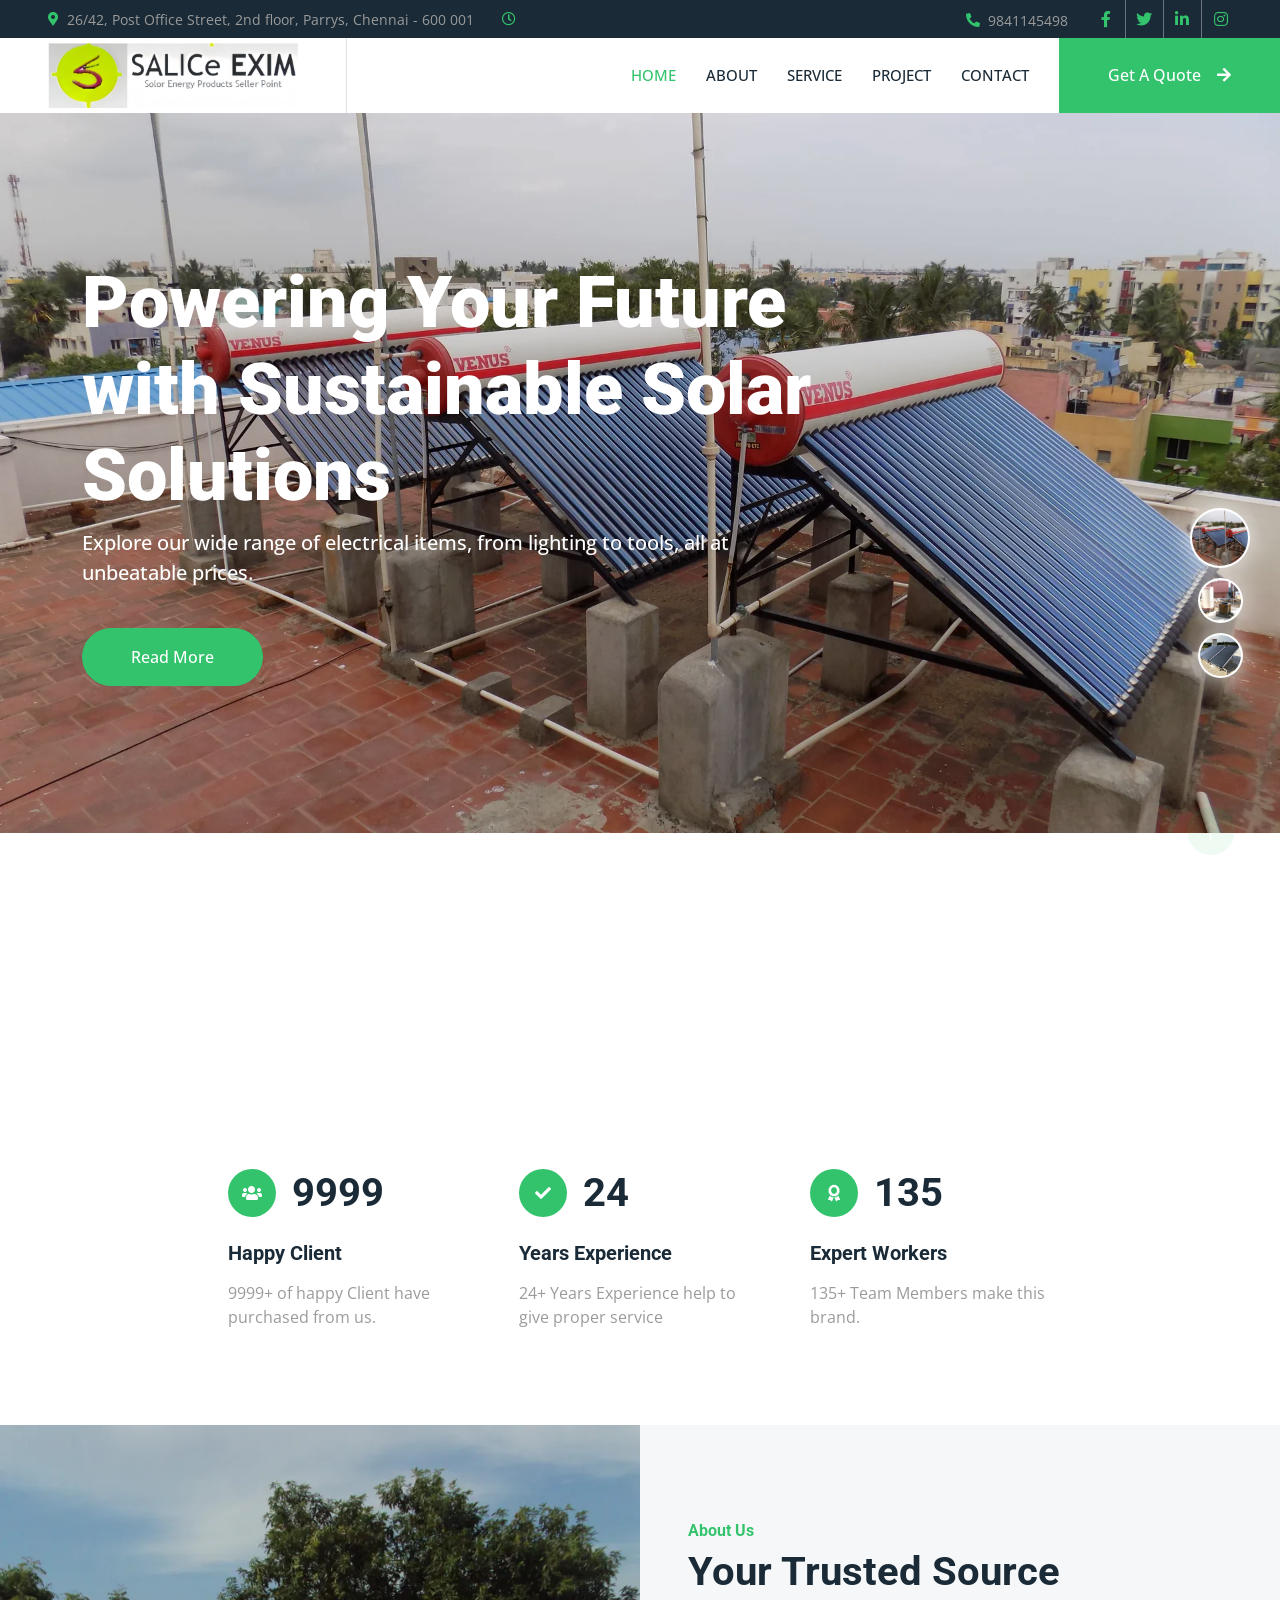
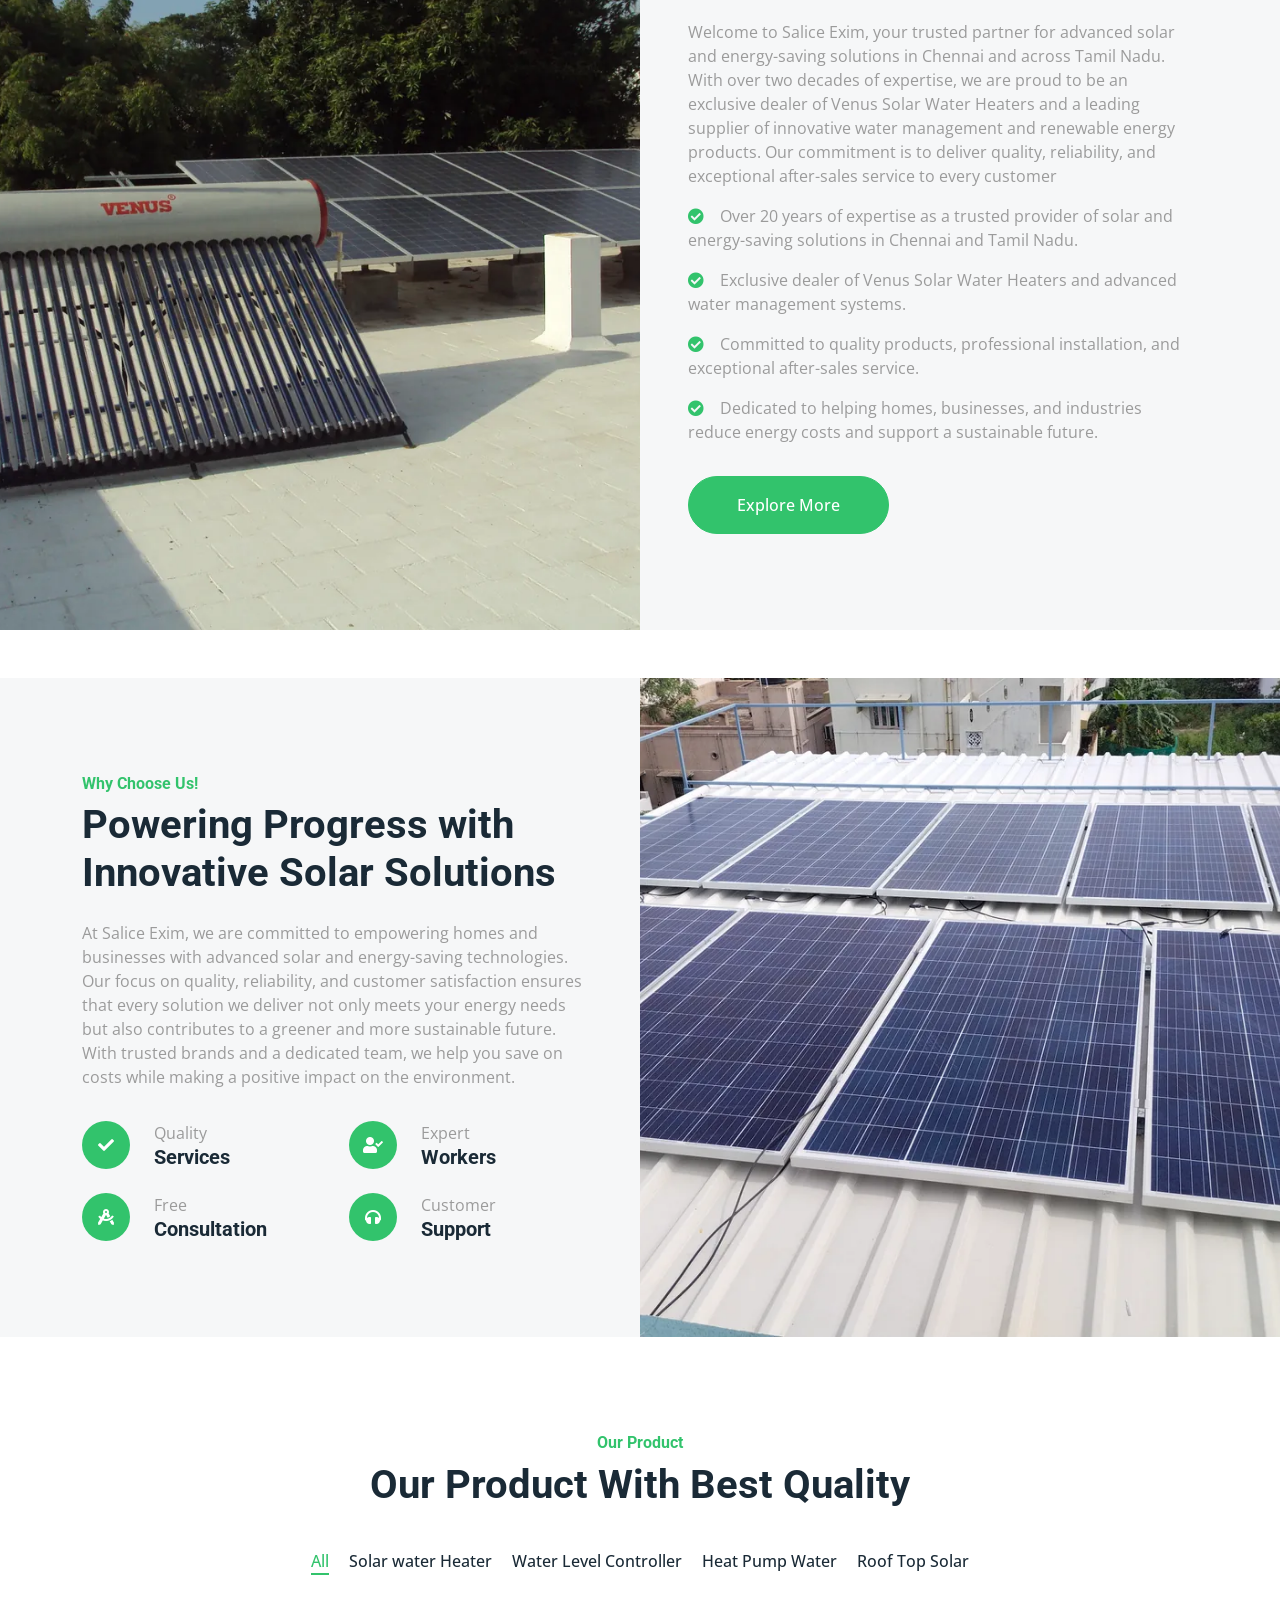
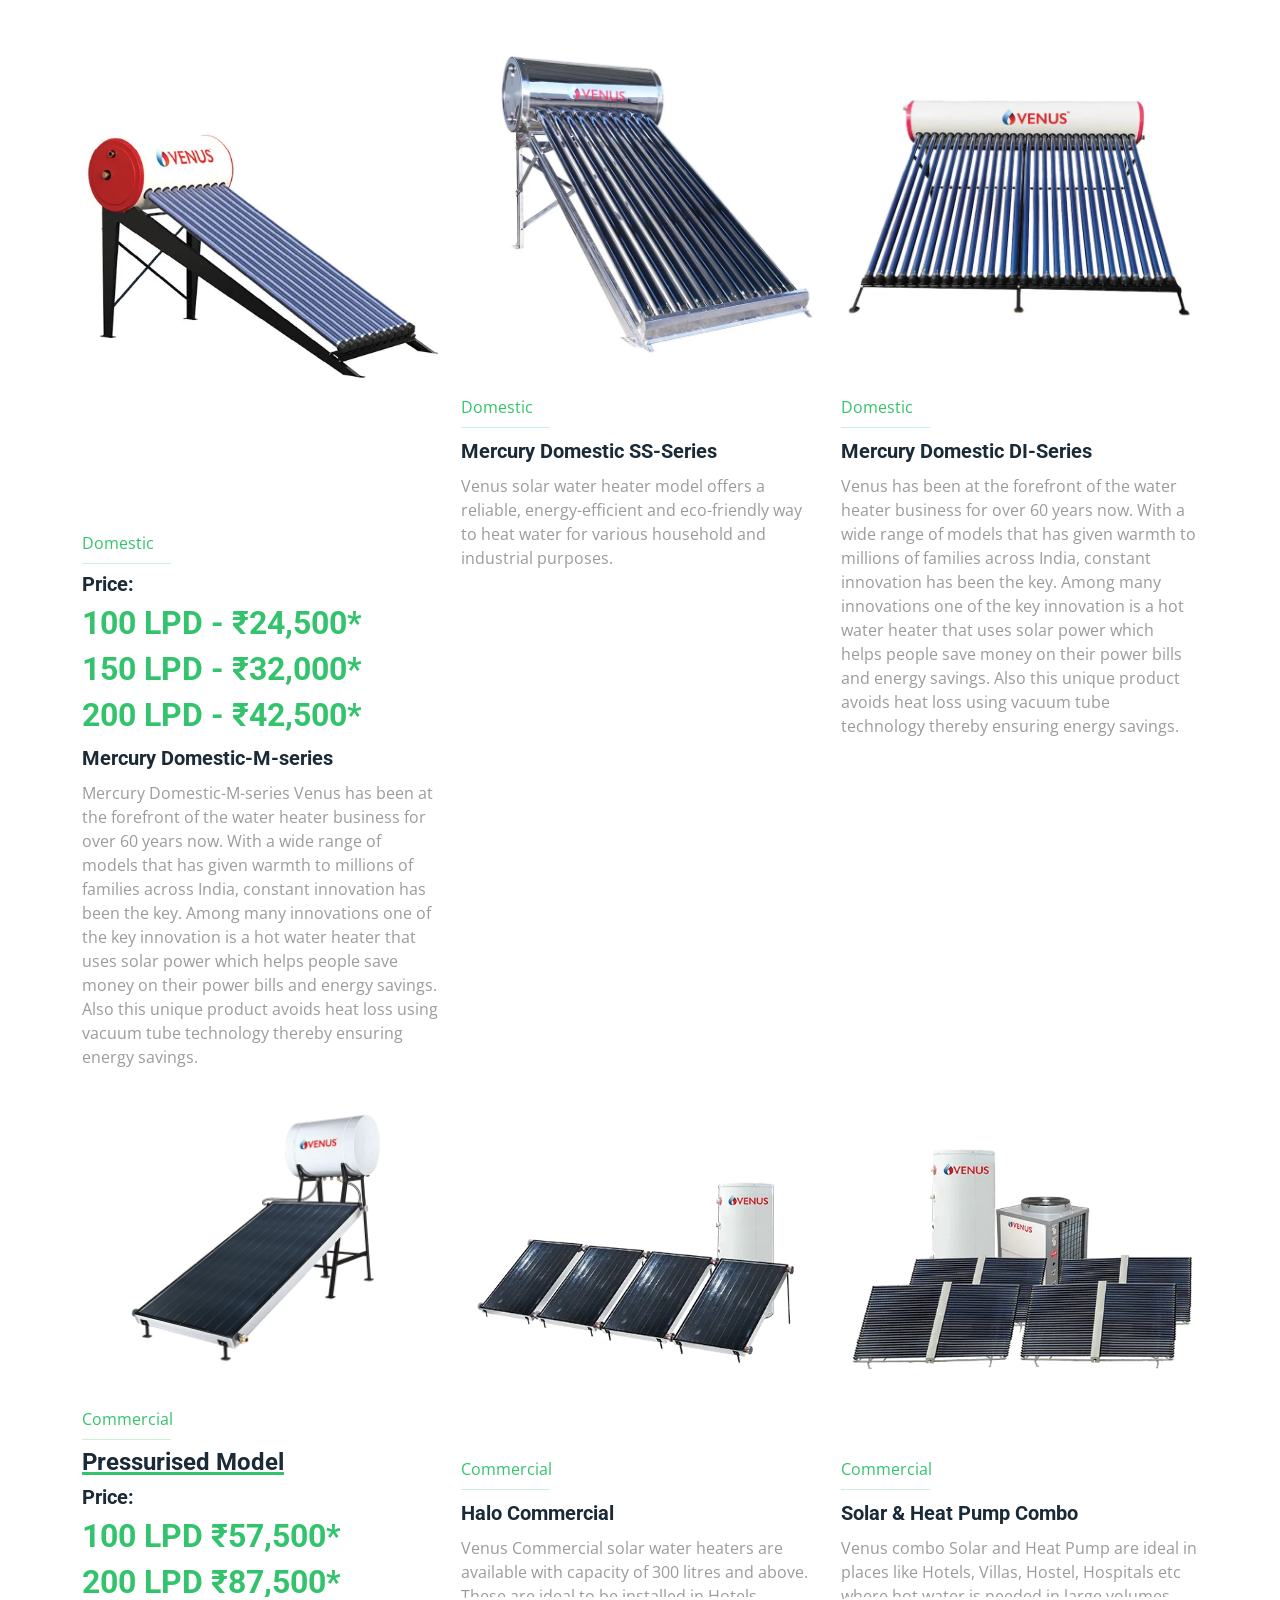
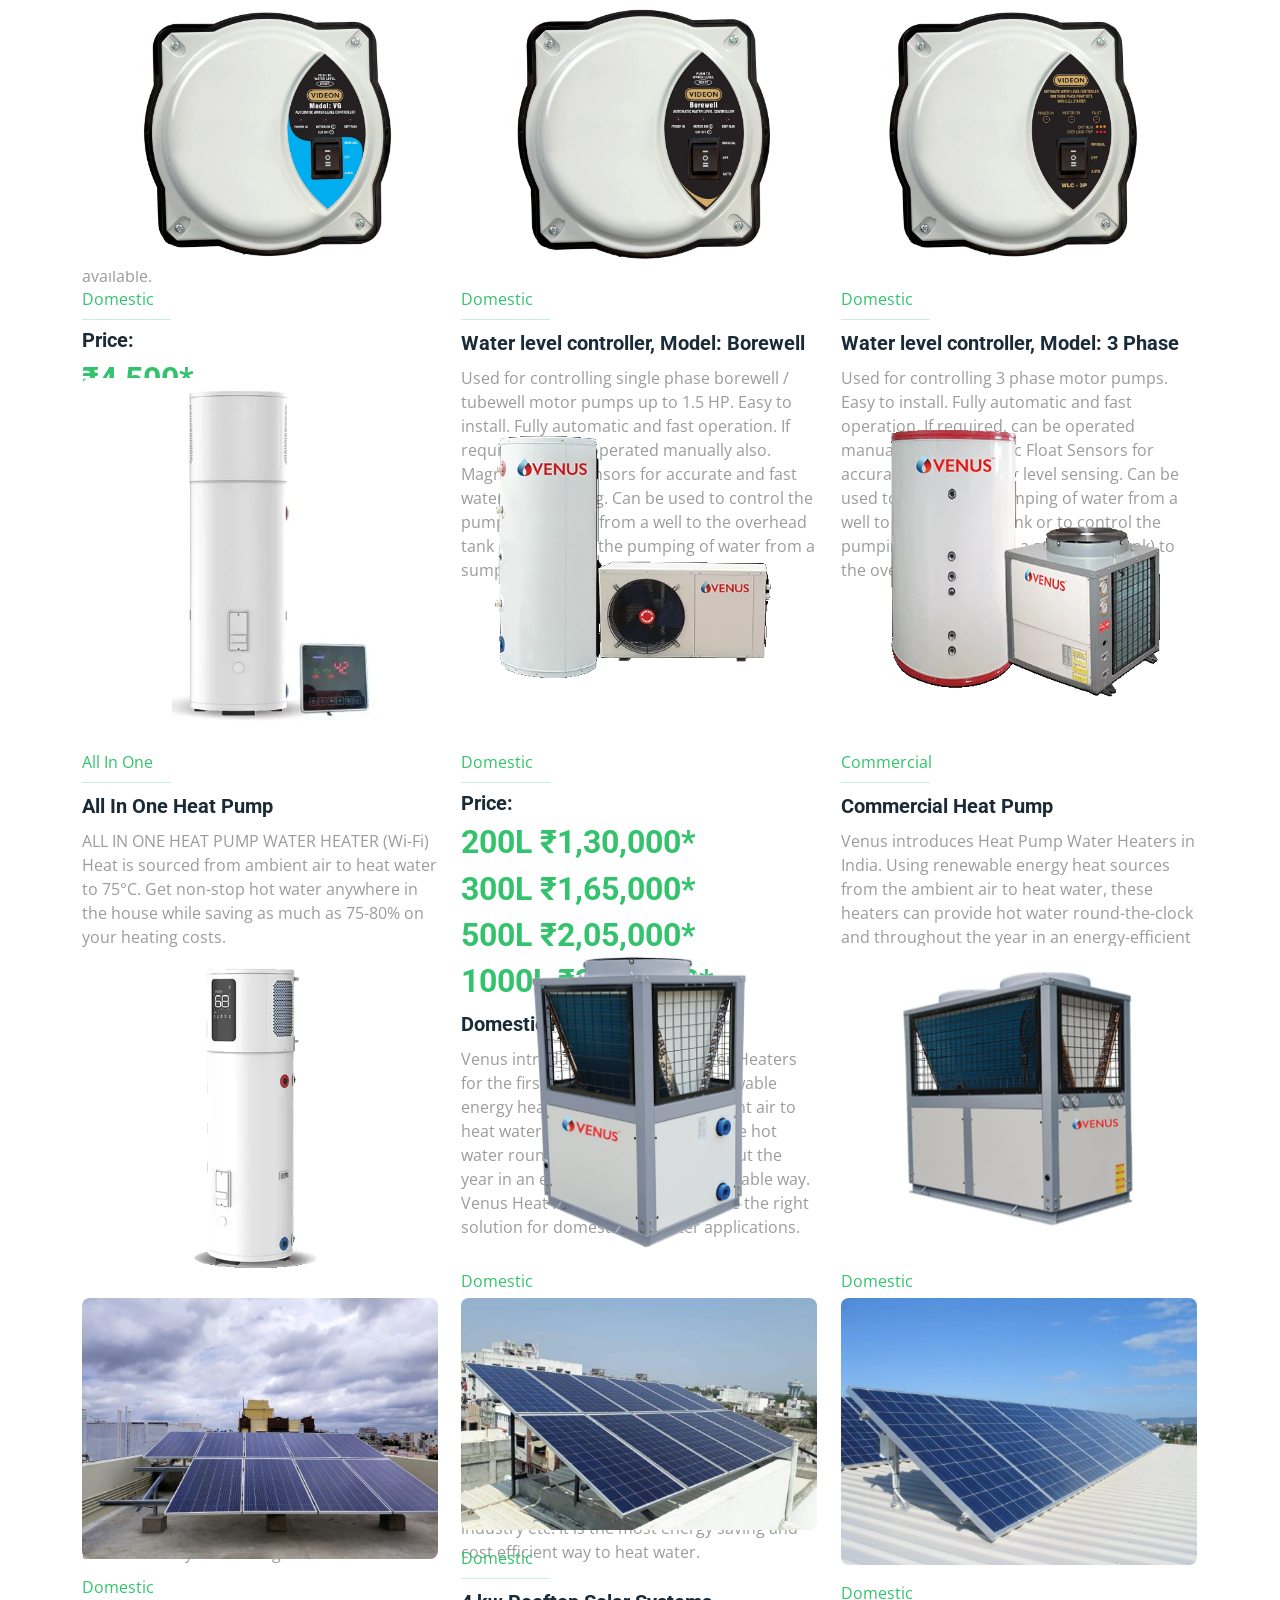
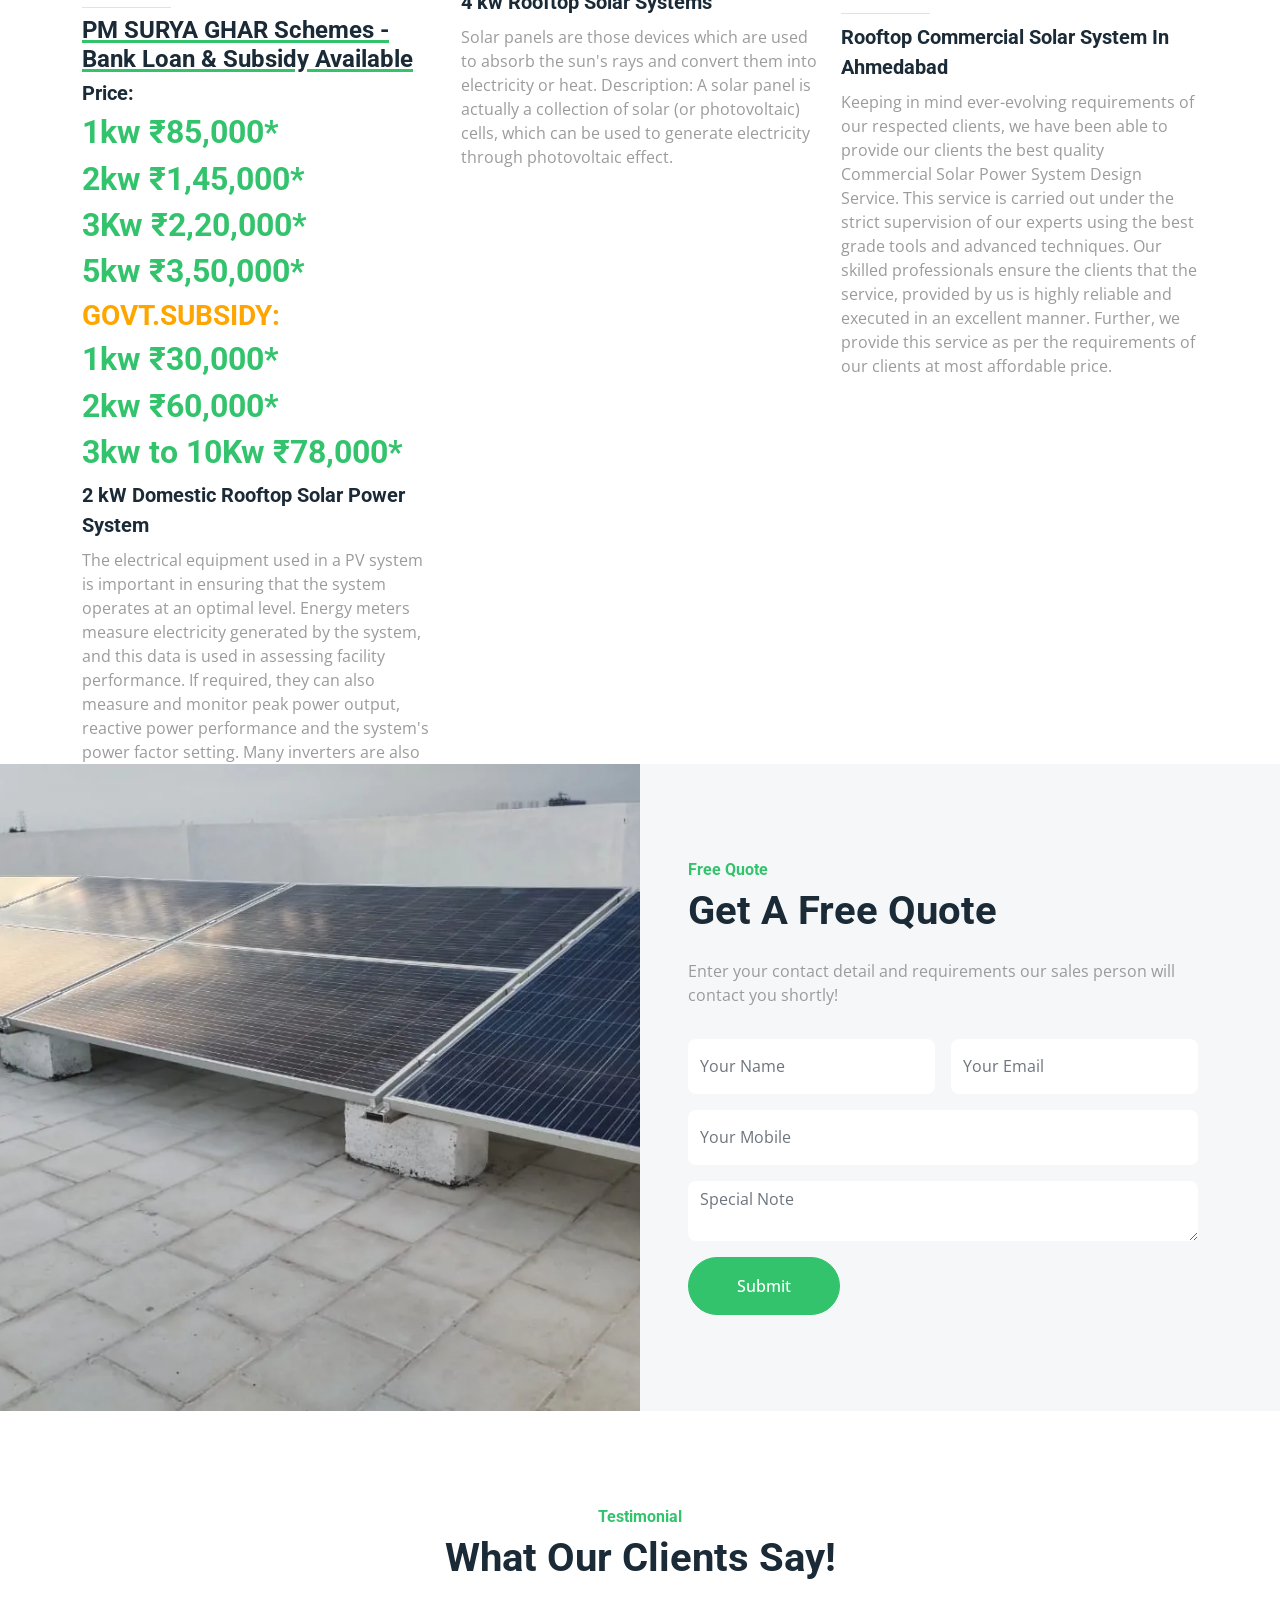
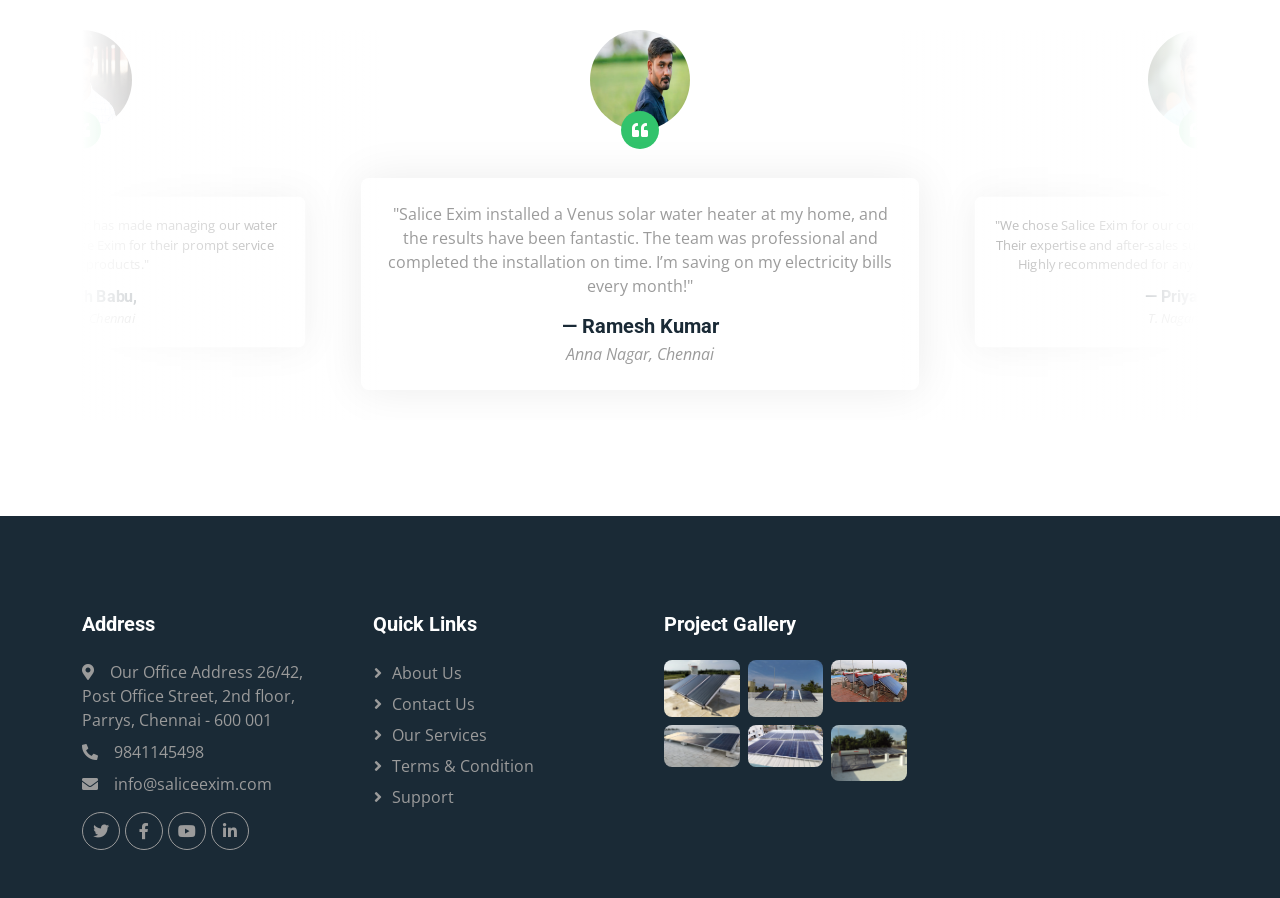
<file: index.html>
<!DOCTYPE html>
<html lang="en">
  <head>
    <!-- Google Tag Manager -->
    <script>(function(w,d,s,l,i){w[l]=w[l]||[];w[l].push({'gtm.start':
    new Date().getTime(),event:'gtm.js'});var f=d.getElementsByTagName(s)[0],
    j=d.createElement(s),dl=l!='dataLayer'?'&l='+l:'';j.async=true;j.src=
    'https://www.googletagmanager.com/gtm.js?id='+i+dl;f.parentNode.insertBefore(j,f);
    })(window,document,'script','dataLayer','GTM-KQT5G82N');</script>
    <!-- End Google Tag Manager -->
    <meta charset="utf-8" />
    <meta content="width=device-width, initial-scale=1.0" name="viewport" />
    <title>Solar Water Heater Dealer in Chennai | Salice Exim</title>
    <meta name="description" content="Venus solar water heaters, heat pumps, rooftop solar and water level controllers in Chennai, with installation and after-sales service." />
    <meta name="keywords" content="solar water heater Chennai, Venus solar water heater, solar water heater price, heat pump water heater, rooftop solar Chennai, water level controller, Salice Exim" />
    <meta name="robots" content="index, follow, max-image-preview:large" />
    <link rel="canonical" href="https://saliceexim.com/" />
    <link rel="alternate" hreflang="en-IN" href="https://saliceexim.com/" />
    <link rel="alternate" hreflang="x-default" href="https://saliceexim.com/" />

    <!-- Open Graph / Twitter -->
    <meta property="og:type" content="website" />
    <meta property="og:site_name" content="Salice Exim" />
    <meta property="og:locale" content="en_IN" />
    <meta property="og:title" content="Solar Water Heater Dealer in Chennai | Salice Exim" />
    <meta property="og:description" content="Venus solar water heaters, heat pumps, rooftop solar and water level controllers in Chennai, with installation and after-sales service." />
    <meta property="og:url" content="https://saliceexim.com/" />
    <meta property="og:image" content="https://saliceexim.com/own_img/ch_main.jpeg" />
    <meta property="og:image:width" content="1422" />
    <meta property="og:image:height" content="800" />
    <meta property="og:image:alt" content="Venus heat pump and solar water heater installation" />
    <meta name="twitter:card" content="summary_large_image" />
    <meta name="twitter:title" content="Solar Water Heater Dealer in Chennai | Salice Exim" />
    <meta name="twitter:description" content="Venus solar water heaters, heat pumps, rooftop solar and water level controllers in Chennai, with installation and after-sales service." />
    <meta name="twitter:image" content="https://saliceexim.com/own_img/ch_main.jpeg" />

    <!-- Favicon -->
    <link rel="icon" href="favicon.ico" sizes="any" />
    <link rel="icon" type="image/png" sizes="48x48" href="own_img/icons/favicon-48.png" />
    <link rel="icon" type="image/png" sizes="96x96" href="own_img/icons/favicon-96.png" />
    <link rel="apple-touch-icon" sizes="180x180" href="own_img/icons/apple-touch-icon.png" />

    <meta name="author" content="sooki" />
    <meta name="Owner" content="Saliceexim, info@saliceexim.com" />
    <meta
      name="Copyright"
      content="Copyright (C) All Rights Reserved, saliceexim"
    />

    <!-- Google Web Fonts -->
    <link rel="preconnect" href="https://fonts.googleapis.com" />
    <link rel="preconnect" href="https://fonts.gstatic.com" crossorigin />
    <link
      href="https://fonts.googleapis.com/css2?family=Open+Sans:wght@400;500&family=Roboto:wght@500;700;900&display=swap"
      rel="stylesheet"
    />

    <!-- Icon Font Stylesheet -->
    <link
      href="https://cdnjs.cloudflare.com/ajax/libs/font-awesome/5.10.0/css/all.min.css"
      rel="stylesheet"
    />
    <link
      href="https://cdn.jsdelivr.net/npm/bootstrap-icons@1.4.1/font/bootstrap-icons.css"
      rel="stylesheet"
    />

    <!-- Libraries Stylesheet -->
    <link href="lib/animate/animate.min.css" rel="stylesheet" />
    <link href="lib/owlcarousel/assets/owl.carousel.min.css" rel="stylesheet" />
    <link href="lib/lightbox/css/lightbox.min.css" rel="stylesheet" />

    <!-- Customized Bootstrap Stylesheet -->
    <link href="css/bootstrap.min.css" rel="stylesheet" />

    <!-- Template Stylesheet -->
    <link href="css/style.css" rel="stylesheet" />

    <meta name="google-site-verification" content="rtxdHFMHzcDBpbz9WfO4o-jOIA-v-dLnS6OQBi9147c" />

    <script type="application/ld+json">
      {
        "@context": "https://schema.org",
        "@graph": [
          {
            "@type": "LocalBusiness",
            "@id": "https://saliceexim.com/#business",
            "name": "Salice Exim",
            "url": "https://saliceexim.com/",
            "logo": "https://saliceexim.com/own_img/logo_big.jpeg",
            "image": [
              "https://saliceexim.com/own_img/logo_big.jpeg",
              "https://saliceexim.com/own_img/ch_main.jpeg"
            ],
            "telephone": "+91-9841145498",
            "email": "info@saliceexim.com",
            "priceRange": "₹4,500 - ₹3,85,000",
            "address": {
              "@type": "PostalAddress",
              "streetAddress": "#26/42, Post Office Street, 2nd Floor, Parrys",
              "addressLocality": "Chennai",
              "addressRegion": "TN",
              "postalCode": "600001",
              "addressCountry": "IN"
            },
            "geo": {
              "@type": "GeoCoordinates",
              "latitude": 13.094343,
              "longitude": 80.287727
            },
            "areaServed": [
              {
                "@type": "City",
                "name": "Chennai"
              },
              {
                "@type": "State",
                "name": "Tamil Nadu"
              }
            ],
            "description": "Salice Exim is an exclusive dealer of Venus Solar Water Heaters and supplier of energy saving and industrial mineral products in Chennai, Tamil Nadu, offering quality products and after-sales service."
          },
          {
            "@type": "WebSite",
            "@id": "https://saliceexim.com/#website",
            "url": "https://saliceexim.com/",
            "name": "Salice Exim",
            "inLanguage": "en-IN",
            "publisher": {
              "@id": "https://saliceexim.com/#business"
            }
          }
        ]
      }
    </script>
  </head>

  <body>
    <!-- Google Tag Manager (noscript) -->
    <noscript><iframe src="https://www.googletagmanager.com/ns.html?id=GTM-KQT5G82N"
    height="0" width="0" style="display:none;visibility:hidden"></iframe></noscript>
    <!-- End Google Tag Manager (noscript) -->
    <!-- Spinner Start -->
    <div
      id="spinner"
      class="show bg-white position-fixed translate-middle w-100 vh-100 top-50 start-50 d-flex align-items-center justify-content-center"
    >
      <div
        class="spinner-border text-primary"
        style="width: 3rem; height: 3rem"
        role="status"
      >
        <span class="sr-only">Loading...</span>
      </div>
    </div>
    <!-- Spinner End -->

    <!-- Topbar Start -->
    <div class="container-fluid bg-dark p-0">
      <div class="row gx-0 d-none d-lg-flex">
        <div class="col-lg-7 px-5 text-start">
          <div class="h-100 d-inline-flex align-items-center me-4">
            <small class="fa fa-map-marker-alt text-primary me-2"></small>
            <small
              >26/42, Post Office Street, 2nd floor, Parrys, Chennai - 600
              001</small
            >
          </div>
          <div class="h-100 d-inline-flex align-items-center">
            <small class="far fa-clock text-primary me-2"></small>
            <!--                <small>Mon - Fri : 09.00 AM - 09.00 PM</small>-->
          </div>
        </div>
        <div class="col-lg-5 px-5 text-end">
          <div class="h-100 d-inline-flex align-items-center me-4">
            <small class="fa fa-phone-alt text-primary me-2"></small>
            <small>9841145498</small>
          </div>
          <div class="h-100 d-inline-flex align-items-center mx-n2">
            <a
              class="btn btn-square btn-link rounded-0 border-0 border-end border-secondary"
              href=""
              ><i class="fab fa-facebook-f"></i
            ></a>
            <a
              class="btn btn-square btn-link rounded-0 border-0 border-end border-secondary"
              href=""
              ><i class="fab fa-twitter"></i
            ></a>
            <a
              class="btn btn-square btn-link rounded-0 border-0 border-end border-secondary"
              href=""
              ><i class="fab fa-linkedin-in"></i
            ></a>
            <a class="btn btn-square btn-link rounded-0" href=""
              ><i class="fab fa-instagram"></i
            ></a>
          </div>
        </div>
      </div>
    </div>
    <!-- Topbar End -->

    <!-- Navbar Start -->
    <nav class="navbar navbar-expand-lg bg-white navbar-light sticky-top p-0">
      <a
        href="index.html"
        class="navbar-brand d-flex align-items-center border-end px-4 px-lg-5"
      >
        <!--        <h2 class="m-0 text-primary">SALICe EXIM</h2>-->
        <img class="main_logo" src="own_img/opt/logo_big.webp" alt="Salice Exim solar energy products seller logo" />
      </a>
      <button
        type="button"
        class="navbar-toggler me-4"
        data-bs-toggle="collapse"
        data-bs-target="#navbarCollapse"
      >
        <span class="navbar-toggler-icon"></span>
      </button>
      <div class="collapse navbar-collapse" id="navbarCollapse">
        <div class="navbar-nav ms-auto p-4 p-lg-0">
          <a href="index.html" class="nav-item nav-link active">Home</a>
          <a href="about.html" class="nav-item nav-link">About</a>
          <a href="service.html" class="nav-item nav-link">Service</a>
          <a href="project.html" class="nav-item nav-link">Project</a>
          <!-- <div class="nav-item dropdown">
                <a href="#" class="nav-link dropdown-toggle" data-bs-toggle="dropdown">Pages</a>
                <div class="dropdown-menu bg-light m-0">
                    <a href="feature.html" class="dropdown-item">Feature</a>
                    <a href="quote.html" class="dropdown-item">Free Quote</a>
                    <a href="team.html" class="dropdown-item">Our Team</a>
                    <a href="testimonial.html" class="dropdown-item">Testimonial</a>
                    <a href="404.html" class="dropdown-item">404 Page</a>
                </div>
            </div> -->
          <a href="contact.html" class="nav-item nav-link">Contact</a>
        </div>
        <a
          href="https://wa.me/919841145498"
          class="btn btn-primary rounded-0 py-4 px-lg-5 d-none d-lg-block"
          >Get A Quote<i class="fa fa-arrow-right ms-3"></i
        ></a>
      </div>
    </nav>
    <!-- Navbar End -->

    <!-- Carousel Start -->
    <h1 class="visually-hidden">Solar Water Heater Dealer in Chennai – Salice Exim</h1>
    <div class="container-fluid p-0 pb-5 wow fadeIn" data-wow-delay="0.1s">
      <div class="owl-carousel header-carousel position-relative">
        <div
          class="owl-carousel-item position-relative"
          data-dot="<img src='own_img/opt/main_1.webp' alt='Venus solar water heaters installed on a rooftop in Chennai'>"
        >
          <img class="img-fluid" fetchpriority="high" src="own_img/opt/main_1.webp" alt="Venus solar water heaters installed on a rooftop in Chennai" />
          <div class="owl-carousel-inner">
            <div class="container">
              <div class="row justify-content-start">
                <div class="col-10 col-lg-8">
                  <h2 class="display-2 text-white animated slideInDown">
                    Powering Your Future with Sustainable Solar Solutions
                  </h2>
                  <p class="fs-5 fw-medium text-white mb-4 pb-3">
                    Explore our wide range of electrical items, from lighting to
                    tools, all at unbeatable prices.
                  </p>
                  <a
                    href="https://wa.me/919841145498"
                    class="btn btn-primary rounded-pill py-3 px-5 animated slideInLeft"
                    >Read More</a
                  >
                </div>
              </div>
            </div>
          </div>
        </div>
        <div
          class="owl-carousel-item position-relative"
          data-dot="<img src='own_img/opt/ch_main.webp' alt='Venus heat pump and solar water heater installation'>"
        >
          <img class="img-fluid" src="own_img/opt/ch_main.webp" alt="Venus heat pump and solar water heater installation" />
          <div class="owl-carousel-inner">
            <div class="container">
              <div class="row justify-content-start">
                <div class="col-10 col-lg-8">
                  <h2 class="display-2 text-white animated slideInDown">
                    Precision in Water Management, Performance in Every Drop
                  </h2>
                  <p class="fs-5 fw-medium text-white mb-4 pb-3">
                    PM SURYA GHAR Schemes - Bank Loan & Subsidy Available.
                  </p>
                  <a
                    href="https://wa.me/919841145498"
                    class="btn btn-primary rounded-pill py-3 px-5 animated slideInLeft"
                    >Read More</a
                  >
                </div>
              </div>
            </div>
          </div>
        </div>
        <div
          class="owl-carousel-item position-relative"
          data-dot="<img src='own_img/opt/main_3.webp' alt='Flat plate solar water heater installed on a rooftop'>"
        >
          <img class="img-fluid" src="own_img/opt/main_3.webp" alt="Flat plate solar water heater installed on a rooftop" />
          <div class="owl-carousel-inner">
            <div class="container">
              <div class="row justify-content-start">
                <div class="col-10 col-lg-8">
                  <h2 class="display-2 text-white animated slideInDown">
                    Pioneering Energy Efficiency for Homes and Businesses .
                  </h2>
                  <p class="fs-5 fw-medium text-white mb-4 pb-3">
                    Providing superior products to users worldwide through
                    continuous innovation, we are determined to become a global
                    leader in power tools and outdoor power equipment in the
                    lithium-ion, intelligent and digital era.
                  </p>
                  <a
                    href="https://wa.me/919841145498"
                    class="btn btn-primary rounded-pill py-3 px-5 animated slideInLeft"
                    >Read More</a
                  >
                </div>
              </div>
            </div>
          </div>
        </div>
      </div>
    </div>
    <!-- Carousel End -->

    <!-- Feature Start -->
    <div class="container-xxl py-5">
      <div class="container">
        <div class="row g-5 flex justify-content-center">
          <div class="col-md-6 col-lg-3 wow fadeIn" data-wow-delay="0.1s">
            <div class="d-flex align-items-center mb-4">
              <div class="btn-lg-square bg-primary rounded-circle me-3">
                <i class="fa fa-users text-white"></i>
              </div>
              <p class="h1 mb-0" data-toggle="counter-up">9999</p>
            </div>
            <h2 class="h5 mb-3">Happy Client</h2>
            <span>9999+ of happy Client have purchased from us.</span>
          </div>
          <div class="col-md-6 col-lg-3 wow fadeIn" data-wow-delay="0.3s">
            <div class="d-flex align-items-center mb-4">
              <div class="btn-lg-square bg-primary rounded-circle me-3">
                <i class="fa fa-check text-white"></i>
              </div>
              <p class="h1 mb-0" data-toggle="counter-up">24</p>
            </div>
            <h2 class="h5 mb-3">Years Experience</h2>
            <span>24+ Years Experience help to give proper service</span>
          </div>
          <div class="col-md-6 col-lg-3 wow fadeIn" data-wow-delay="0.5s">
            <div class="d-flex align-items-center mb-4">
              <div class="btn-lg-square bg-primary rounded-circle me-3">
                <i class="fa fa-award text-white"></i>
              </div>
              <p class="h1 mb-0" data-toggle="counter-up">135</p>
            </div>
            <h2 class="h5 mb-3">Expert Workers</h2>
            <span>135+ Team Members make this brand.</span>
          </div>
        </div>
      </div>
    </div>
    <!-- Feature Start -->

    <!-- About Start -->
    <div class="container-fluid bg-light overflow-hidden my-5 px-lg-0">
      <div class="container about px-lg-0">
        <div class="row g-0 mx-lg-0">
          <div
            class="col-lg-6 ps-lg-0 wow fadeIn"
            data-wow-delay="0.1s"
            style="min-height: 400px"
          >
            <div class="position-relative h-100">
              <img
                class="position-absolute img-fluid w-100 h-100"
                loading="lazy" decoding="async" src="own_img/opt/side_1.webp"
                style="object-fit: cover"
                alt="Venus solar water heater and rooftop solar panels"
              />
            </div>
          </div>
          <div
            class="col-lg-6 about-text py-5 wow fadeIn"
            data-wow-delay="0.5s"
          >
            <div class="p-lg-5 pe-lg-0">
              <p class="h6 text-primary">About Us</p>
              <h2 class="h1 mb-4">Your Trusted Source</h2>
              <p>
                Welcome to Salice Exim, your trusted partner for advanced solar
                and energy-saving solutions in Chennai and across Tamil Nadu.
                With over two decades of expertise, we are proud to be an
                exclusive dealer of Venus Solar Water Heaters and a leading
                supplier of innovative water management and renewable energy
                products. Our commitment is to deliver quality, reliability, and
                exceptional after-sales service to every customer
              </p>
              <p>
                <i class="fa fa-check-circle text-primary me-3"></i>Over 20
                years of expertise as a trusted provider of solar and
                energy-saving solutions in Chennai and Tamil Nadu.
              </p>
              <p>
                <i class="fa fa-check-circle text-primary me-3"></i>Exclusive
                dealer of Venus Solar Water Heaters and advanced water
                management systems.
              </p>
              <p>
                <i class="fa fa-check-circle text-primary me-3"></i>Committed to
                quality products, professional installation, and exceptional
                after-sales service.
              </p>
              <p>
                <i class="fa fa-check-circle text-primary me-3"></i>Dedicated to
                helping homes, businesses, and industries reduce energy costs
                and support a sustainable future.
              </p>
              <a
                href="https://wa.me/919841145498"
                class="btn btn-primary rounded-pill py-3 px-5 mt-3"
                >Explore More</a
              >
            </div>
          </div>
        </div>
      </div>
    </div>
    <!-- About End -->

    <!-- Service Start -->
    <!--<div class="container-xxl py-5">-->
    <!--    <div class="container">-->
    <!--        <div class="text-center mx-auto mb-5 wow fadeInUp" data-wow-delay="0.1s" style="max-width: 600px;">-->
    <!--            <h6 class="text-primary">Our Services</h6>-->
    <!--            <h1 class="mb-4">The Best Service For You</h1>-->
    <!--        </div>-->
    <!--        <div class="row g-4">-->
    <!--            <div class="col-md-6 col-lg-4 wow fadeInUp" data-wow-delay="0.1s">-->
    <!--                <div class="service-item rounded overflow-hidden">-->
    <!--                    <img class="img-fluid" src="img/img-600x400-1.jpg" alt="">-->
    <!--                    <div class="position-relative p-4 pt-0">-->
    <!--                        <div class="service-icon">-->
    <!--                            <i class="fa fa-solar-panel fa-3x"></i>-->
    <!--                        </div>-->
    <!--                        <h4 class="mb-3">Solar Panels</h4>-->
    <!--                        <p>We are providing a large collection of solar panels for commercial use and residential-->
    <!--                            use.</p>-->
    <!--                        <a class="small fw-medium" href="">Read More<i class="fa fa-arrow-right ms-2"></i></a>-->
    <!--                    </div>-->
    <!--                </div>-->
    <!--            </div>-->
    <!--            <div class="col-md-6 col-lg-4 wow fadeInUp" data-wow-delay="0.3s">-->
    <!--                <div class="service-item rounded overflow-hidden">-->
    <!--                    <img class="img-fluid" src="img/img-600x400-2.jpg" alt="">-->
    <!--                    <div class="position-relative p-4 pt-0">-->
    <!--                        <div class="service-icon">-->
    <!--                            <i class="fa fa-wind fa-3x"></i>-->
    <!--                        </div>-->
    <!--                        <h4 class="mb-3">Power tools</h4>-->
    <!--                        <p>We are providing large varieties of power tools</p>-->
    <!--                        <a class="small fw-medium" href="">Read More<i class="fa fa-arrow-right ms-2"></i></a>-->
    <!--                    </div>-->
    <!--                </div>-->
    <!--            </div>-->
    <!--            <div class="col-md-6 col-lg-4 wow fadeInUp" data-wow-delay="0.5s">-->
    <!--                <div class="service-item rounded overflow-hidden">-->
    <!--                    <img class="img-fluid" src="img/img-600x400-3.jpg" alt="">-->
    <!--                    <div class="position-relative p-4 pt-0">-->
    <!--                        <div class="service-icon">-->
    <!--                            <i class="fa fa-lightbulb fa-3x"></i>-->
    <!--                        </div>-->
    <!--                        <h4 class="mb-3">Lights</h4>-->
    <!--                        <p>We have a large collection of decorative lights</p>-->
    <!--                        <a class="small fw-medium" href="">Read More<i class="fa fa-arrow-right ms-2"></i></a>-->
    <!--                    </div>-->
    <!--                </div>-->
    <!--            </div>-->
    <!--            <div class="col-md-6 col-lg-4 wow fadeInUp" data-wow-delay="0.1s">-->
    <!--                <div class="service-item rounded overflow-hidden">-->
    <!--                    <img class="img-fluid" src="img/img-600x400-4.jpg" alt="">-->
    <!--                    <div class="position-relative p-4 pt-0">-->
    <!--                        <div class="service-icon">-->
    <!--                            <i class="fa fa-solar-panel fa-3x"></i>-->
    <!--                        </div>-->
    <!--                        <h4 class="mb-3">Door Locks</h4>-->
    <!--                        <p>We a huge collection of mechanical and digital door locks</p>-->
    <!--                        <a class="small fw-medium" href="">Read More<i class="fa fa-arrow-right ms-2"></i></a>-->
    <!--                    </div>-->
    <!--                </div>-->
    <!--            </div>-->
    <!--            <div class="col-md-6 col-lg-4 wow fadeInUp" data-wow-delay="0.3s">-->
    <!--                <div class="service-item rounded overflow-hidden">-->
    <!--                    <img class="img-fluid" src="img/img-600x400-5.jpg" alt="">-->
    <!--                    <div class="position-relative p-4 pt-0">-->
    <!--                        <div class="service-icon">-->
    <!--                            <i class="fa fa-wind fa-3x"></i>-->
    <!--                        </div>-->
    <!--                        <h4 class="mb-3">Home applaince's</h4>-->
    <!--                        <p>We have all types of home applainces that you need.</p>-->
    <!--                        <a class="small fw-medium" href="">Read More<i class="fa fa-arrow-right ms-2"></i></a>-->
    <!--                    </div>-->
    <!--                </div>-->
    <!--            </div>-->
    <!--            <div class="col-md-6 col-lg-4 wow fadeInUp" data-wow-delay="0.5s">-->
    <!--                <div class="service-item rounded overflow-hidden">-->
    <!--                    <img class="img-fluid" src="img/img-600x400-6.jpg" alt="">-->
    <!--                    <div class="position-relative p-4 pt-0">-->
    <!--                        <div class="service-icon">-->
    <!--                            <i class="fa fa-lightbulb fa-3x"></i>-->
    <!--                        </div>-->
    <!--                        <h4 class="mb-3">Air Conditioners</h4>-->
    <!--                        <p>We have varieties of Air Conditioners for commercial and residential use.</p>-->
    <!--                        <a class="small fw-medium" href="">Read More<i class="fa fa-arrow-right ms-2"></i></a>-->
    <!--                    </div>-->
    <!--                </div>-->
    <!--            </div>-->
    <!--        </div>-->
    <!--    </div>-->
    <!--</div>-->
    <!-- Service End -->

    <!-- Feature Start -->
    <div class="container-fluid bg-light overflow-hidden my-5 px-lg-0">
      <div class="container feature px-lg-0">
        <div class="row g-0 mx-lg-0">
          <div
            class="col-lg-6 feature-text py-5 wow fadeIn"
            data-wow-delay="0.1s"
          >
            <div class="p-lg-5 ps-lg-0">
              <p class="h6 text-primary">Why Choose Us!</p>
              <h2 class="h1 mb-4">
                Powering Progress with Innovative Solar Solutions
              </h2>
              <p class="mb-4 pb-2">
                At Salice Exim, we are committed to empowering homes and
                businesses with advanced solar and energy-saving technologies.
                Our focus on quality, reliability, and customer satisfaction
                ensures that every solution we deliver not only meets your
                energy needs but also contributes to a greener and more
                sustainable future. With trusted brands and a dedicated team, we
                help you save on costs while making a positive impact on the
                environment.
              </p>
              <div class="row g-4">
                <div class="col-6">
                  <div class="d-flex align-items-center">
                    <div class="btn-lg-square bg-primary rounded-circle">
                      <i class="fa fa-check text-white"></i>
                    </div>
                    <div class="ms-4">
                      <p class="mb-0">Quality</p>
                      <h3 class="h5 mb-0">Services</h3>
                    </div>
                  </div>
                </div>
                <div class="col-6">
                  <div class="d-flex align-items-center">
                    <div class="btn-lg-square bg-primary rounded-circle">
                      <i class="fa fa-user-check text-white"></i>
                    </div>
                    <div class="ms-4">
                      <p class="mb-0">Expert</p>
                      <h3 class="h5 mb-0">Workers</h3>
                    </div>
                  </div>
                </div>
                <div class="col-6">
                  <div class="d-flex align-items-center">
                    <div class="btn-lg-square bg-primary rounded-circle">
                      <i class="fa fa-drafting-compass text-white"></i>
                    </div>
                    <div class="ms-4">
                      <p class="mb-0">Free</p>
                      <h3 class="h5 mb-0">Consultation</h3>
                    </div>
                  </div>
                </div>
                <div class="col-6">
                  <div class="d-flex align-items-center">
                    <div class="btn-lg-square bg-primary rounded-circle">
                      <i class="fa fa-headphones text-white"></i>
                    </div>
                    <div class="ms-4">
                      <p class="mb-0">Customer</p>
                      <h3 class="h5 mb-0">Support</h3>
                    </div>
                  </div>
                </div>
              </div>
            </div>
          </div>
          <div
            class="col-lg-6 pe-lg-0 wow fadeIn"
            data-wow-delay="0.5s"
            style="min-height: 400px"
          >
            <div class="position-relative h-100">
              <img
                class="position-absolute img-fluid w-100 h-100"
                loading="lazy" decoding="async" src="own_img/opt/side_2.webp"
                style="object-fit: cover"
                alt="Rooftop solar panels installed on a metal roof"
              />
            </div>
          </div>
        </div>
      </div>
    </div>
    <!-- Feature End -->

    <!-- Projects Start -->
    <div class="container-xxl py-5">
      <div class="container">
        <div
          class="text-center mx-auto mb-5 wow fadeInUp"
          data-wow-delay="0.1s"
          style="max-width: 600px"
        >
          <p class="h6 text-primary">Our Product</p>
          <h2 class="h1 mb-4 text-capitalize">Our Product with best quality</h2>
        </div>
        <div class="row mt-n2 wow fadeInUp" data-wow-delay="0.3s">
          <div class="col-12 text-center">
            <ul class="list-inline mb-5" id="portfolio-flters">
              <li class="mx-2 active" data-filter="*">All</li>
              <li class="mx-2" data-filter=".Solar_water_Heater">
                Solar water Heater
              </li>
              <li class="mx-2" data-filter=".Water_Level_Controller">
                Water Level Controller
              </li>
              <li class="mx-2" data-filter=".Heat_Pump_Water">
                Heat Pump Water
              </li>
              <li class="mx-2" data-filter=".Roof_Top_Solar">Roof Top Solar</li>
            </ul>
          </div>
        </div>

        <div
          class="row g-4 portfolio-container wow fadeInUp"
          data-wow-delay="0.5s"
        >
          <!--            solar water heater-->
          <div class="col-lg-4 col-md-6 portfolio-item Solar_water_Heater">
            <div class="portfolio-img rounded overflow-hidden">
              <img class="img-fluid pro_img" src="own_img/opt/pro_1.webp" alt="Venus Mercury Domestic M-series solar water heater" />
              <div class="portfolio-btn">
                <a
                  class="btn btn-lg-square btn-outline-light rounded-circle mx-1"
                  href="own_img/pro_1.jpg"
                  data-lightbox="portfolio"
                  ><i class="fa fa-eye"></i
                ></a>
                <a
                  class="btn btn-lg-square btn-outline-light rounded-circle mx-1"
                  href=""
                  ><i class="fa fa-link"></i
                ></a>
              </div>
            </div>
            <div class="pt-3">
              <p class="text-primary mb-0">Domestic</p>
              <hr class="text-primary w-25 my-2" />
              <div class="price">
                <p class="h5">Price:</p>
                <p class="h2">100 LPD - ₹24,500</p>
                <p class="h2">150 LPD - ₹32,000</p>
                <p class="h2">200 LPD - ₹42,500</p>
              </div>
              <h3 class="h5 lh-base">Mercury Domestic-M-series</h3>
              <p>
                Mercury Domestic-M-series Venus has been at the forefront of the
                water heater business for over 60 years now. With a wide range
                of models that has given warmth to millions of families across
                India, constant innovation has been the key. Among many
                innovations one of the key innovation is a hot water heater that
                uses solar power which helps people save money on their power
                bills and energy savings. Also this unique product avoids heat
                loss using vacuum tube technology thereby ensuring energy
                savings.
              </p>
            </div>
          </div>

          <div class="col-lg-4 col-md-6 portfolio-item Solar_water_Heater">
            <div class="portfolio-img rounded overflow-hidden">
              <img class="img-fluid pro_img" src="own_img/opt/pro_2.webp" alt="Venus Mercury Domestic SS-series solar water heater" />
              <div class="portfolio-btn">
                <a
                  class="btn btn-lg-square btn-outline-light rounded-circle mx-1"
                  href="own_img/pro_2.jpg"
                  data-lightbox="portfolio"
                  ><i class="fa fa-eye"></i
                ></a>
                <a
                  class="btn btn-lg-square btn-outline-light rounded-circle mx-1"
                  href=""
                  ><i class="fa fa-link"></i
                ></a>
              </div>
            </div>
            <div class="pt-3">
              <p class="text-primary mb-0">Domestic</p>
              <hr class="text-primary w-25 my-2" />
              <h3 class="h5 lh-base">Mercury Domestic SS-Series</h3>
              <p>
                Venus solar water heater model offers a reliable,
                energy-efficient and eco-friendly way to heat water for various
                household and industrial purposes.
              </p>
            </div>
          </div>

          <div class="col-lg-4 col-md-6 portfolio-item Solar_water_Heater">
            <div class="portfolio-img rounded overflow-hidden">
              <img class="img-fluid" src="own_img/opt/pro_3.webp" alt="Venus Mercury Domestic DI-series solar water heater" />
              <div class="portfolio-btn">
                <a
                  class="btn btn-lg-square btn-outline-light rounded-circle mx-1"
                  href="img/img-600x400-4.jpg"
                  data-lightbox="portfolio"
                  ><i class="fa fa-eye"></i
                ></a>
                <a
                  class="btn btn-lg-square btn-outline-light rounded-circle mx-1"
                  href=""
                  ><i class="fa fa-link"></i
                ></a>
              </div>
            </div>
            <div class="pt-3">
              <p class="text-primary mb-0">Domestic</p>
              <hr class="text-primary w-25 my-2" />
              <h3 class="h5 lh-base">Mercury Domestic DI-Series</h3>
              <p>
                Venus has been at the forefront of the water heater business for
                over 60 years now. With a wide range of models that has given
                warmth to millions of families across India, constant innovation
                has been the key. Among many innovations one of the key
                innovation is a hot water heater that uses solar power which
                helps people save money on their power bills and energy savings.
                Also this unique product avoids heat loss using vacuum tube
                technology thereby ensuring energy savings.
              </p>
            </div>
          </div>

          <div class="col-lg-4 col-md-6 portfolio-item Solar_water_Heater">
            <div class="portfolio-img rounded overflow-hidden">
              <img class="img-fluid" src="own_img/opt/pro_4.webp" alt="Venus Halo Domestic pressurised flat plate solar water heater" />
              <div class="portfolio-btn">
                <a
                  class="btn btn-lg-square btn-outline-light rounded-circle mx-1"
                  href="img/img-600x400-3.jpg"
                  data-lightbox="portfolio"
                  ><i class="fa fa-eye"></i
                ></a>
                <a
                  class="btn btn-lg-square btn-outline-light rounded-circle mx-1"
                  href=""
                  ><i class="fa fa-link"></i
                ></a>
              </div>
            </div>
            <div class="pt-3">
              <p class="text-primary mb-0">Commercial</p>
              <hr class="text-primary w-25 my-2" />
              <div class="price">
                <p class="h4">Pressurised Model</p>
                <p class="h5">Price:</p>
                <p class="h2">100 LPD ₹57,500</p>
                <p class="h2">200 LPD ₹87,500</p>
              </div>
              <h3 class="h5 lh-base">Halo Domestic - Solar</h3>
              <p>
                Venus flat plate solar water heaters harness the power of the
                sun and use it to the maximum to give you hot water when you
                need it. They come with a Super Efficient Collector with Copper
                tubes with Aluminium fins and a corrosion resistant Porcelain
                enamel tank that offers hard water protection. Get one today and
                you will realise it is the most reliable and energy efficient
                solar water heater available.
              </p>
            </div>
          </div>

          <div class="col-lg-4 col-md-6 portfolio-item Solar_water_Heater">
            <div class="portfolio-img rounded overflow-hidden">
              <img class="img-fluid" src="own_img/opt/pro_5.webp" alt="Venus Halo Commercial solar water heater" />
              <div class="portfolio-btn">
                <a
                  class="btn btn-lg-square btn-outline-light rounded-circle mx-1"
                  href="img/img-600x400-2.jpg"
                  data-lightbox="portfolio"
                  ><i class="fa fa-eye"></i
                ></a>
                <a
                  class="btn btn-lg-square btn-outline-light rounded-circle mx-1"
                  href=""
                  ><i class="fa fa-link"></i
                ></a>
              </div>
            </div>
            <div class="pt-3">
              <p class="text-primary mb-0">Commercial</p>
              <hr class="text-primary w-25 my-2" />
              <h3 class="h5 lh-base">Halo Commercial</h3>
              <p>
                Venus Commercial solar water heaters are available with capacity
                of 300 litres and above. These are ideal to be installed in
                Hotels, Hospitals, Hostels and any Establishment which has a
                large requirement of hot water.
              </p>
            </div>
          </div>

          <div class="col-lg-4 col-md-6 portfolio-item Solar_water_Heater">
            <div class="portfolio-img rounded overflow-hidden">
              <img class="img-fluid" src="own_img/opt/pro_6.webp" alt="Venus solar and heat pump combo water heater" />
              <div class="portfolio-btn">
                <a
                  class="btn btn-lg-square btn-outline-light rounded-circle mx-1"
                  href="img/img-600x400-1.jpg"
                  data-lightbox="portfolio"
                  ><i class="fa fa-eye"></i
                ></a>
                <a
                  class="btn btn-lg-square btn-outline-light rounded-circle mx-1"
                  href=""
                  ><i class="fa fa-link"></i
                ></a>
              </div>
            </div>
            <div class="pt-3">
              <p class="text-primary mb-0">Commercial</p>
              <hr class="text-primary w-25 my-2" />
              <h3 class="h5 lh-base">Solar & Heat Pump Combo</h3>
              <p>
                Venus combo Solar and Heat Pump are ideal in places like Hotels,
                Villas, Hostel, Hospitals etc where hot water is needed in large
                volumes. Solar water heaters may not provide hot water during
                rainy and cloudy days. To overcome this problem the ideal
                solution is to connect a Heat Pump water heater to a solar water
                heater.
              </p>
            </div>
          </div>

          <!--            solar water heater ended-->
        </div>

        <div
          class="row g-4 portfolio-container wow fadeInUp"
          data-wow-delay="0.5s"
        >
          <!--            water level controller starts -->
          <div class="col-lg-4 col-md-6 portfolio-item Water_Level_Controller">
            <div class="portfolio-img rounded overflow-hidden">
              <img class="img-fluid pro_img" src="own_img/pro_7.webp" alt="Water level controller Model VG" />
              <div class="portfolio-btn">
                <a
                  class="btn btn-lg-square btn-outline-light rounded-circle mx-1"
                  href="own_img/pro_1.jpg"
                  data-lightbox="portfolio"
                  ><i class="fa fa-eye"></i
                ></a>
                <a
                  class="btn btn-lg-square btn-outline-light rounded-circle mx-1"
                  href=""
                  ><i class="fa fa-link"></i
                ></a>
              </div>
            </div>
            <div class="pt-3">
              <p class="text-primary mb-0">Domestic</p>
              <hr class="text-primary w-25 my-2" />
              <div class="price">
                <p class="h5">Price:</p>
                <p class="h2">₹4,500</p>
              </div>

              <h3 class="h5 lh-base">Water level controller, Model: VG</h3>
              <p>
                Used for controlling open well single phase motor pumps up to
                1.5 HP. Easy to install. Fully automatic and fast operation. If
                required, can be operated manually also. Magnetic Float Sensors
                for accurate and fast water level sensing.
              </p>
            </div>
          </div>

          <div class="col-lg-4 col-md-6 portfolio-item Water_Level_Controller">
            <div class="portfolio-img rounded overflow-hidden">
              <img class="img-fluid pro_img" src="own_img/pro_8.webp" alt="Water level controller Model Borewell" />
              <div class="portfolio-btn">
                <a
                  class="btn btn-lg-square btn-outline-light rounded-circle mx-1"
                  href="own_img/pro_2.jpg"
                  data-lightbox="portfolio"
                  ><i class="fa fa-eye"></i
                ></a>
                <a
                  class="btn btn-lg-square btn-outline-light rounded-circle mx-1"
                  href=""
                  ><i class="fa fa-link"></i
                ></a>
              </div>
            </div>
            <div class="pt-3">
              <p class="text-primary mb-0">Domestic</p>
              <hr class="text-primary w-25 my-2" />
              <h3 class="h5 lh-base">Water level controller, Model: Borewell</h3>
              <p>
                Used for controlling single phase borewell / tubewell motor
                pumps up to 1.5 HP. Easy to install. Fully automatic and fast
                operation. If required, can be operated manually also. Magnetic
                Float Sensors for accurate and fast water level sensing. Can be
                used to control the pumping of water from a well to the overhead
                tank or to control the pumping of water from a sump (sub tank)
                to the overhead tank.
              </p>
            </div>
          </div>

          <div class="col-lg-4 col-md-6 portfolio-item Water_Level_Controller">
            <div class="portfolio-img rounded overflow-hidden">
              <img class="img-fluid" src="own_img/pro_9.webp" alt="Water level controller 3 Phase model" />
              <div class="portfolio-btn">
                <a
                  class="btn btn-lg-square btn-outline-light rounded-circle mx-1"
                  href="img/img-600x400-4.jpg"
                  data-lightbox="portfolio"
                  ><i class="fa fa-eye"></i
                ></a>
                <a
                  class="btn btn-lg-square btn-outline-light rounded-circle mx-1"
                  href=""
                  ><i class="fa fa-link"></i
                ></a>
              </div>
            </div>
            <div class="pt-3">
              <p class="text-primary mb-0">Domestic</p>
              <hr class="text-primary w-25 my-2" />
              <h3 class="h5 lh-base">Water level controller, Model: 3 Phase</h3>
              <p>
                Used for controlling 3 phase motor pumps. Easy to install. Fully
                automatic and fast operation. If required, can be operated
                manually also. Magnetic Float Sensors for accurate and fast
                water level sensing. Can be used to control the pumping of water
                from a well to the overhead tank or to control the pumping of
                water from a sump (sub tank) to the overhead tank.
              </p>
            </div>
          </div>

          <!--            water level controller ended-->
        </div>

        <div
          class="row g-4 portfolio-container wow fadeInUp"
          data-wow-delay="0.5s"
        >
          <!--            Heat Pump Water Heater starts -->
          <div class="col-lg-4 col-md-6 portfolio-item Heat_Pump_Water">
            <div class="portfolio-img rounded overflow-hidden">
              <img class="img-fluid pro_img" src="own_img/opt/pro_10.webp" alt="Venus All In One heat pump water heater with Wi-Fi" />
              <div class="portfolio-btn">
                <a
                  class="btn btn-lg-square btn-outline-light rounded-circle mx-1"
                  href="own_img/pro_1.jpg"
                  data-lightbox="portfolio"
                  ><i class="fa fa-eye"></i
                ></a>
                <a
                  class="btn btn-lg-square btn-outline-light rounded-circle mx-1"
                  href=""
                  ><i class="fa fa-link"></i
                ></a>
              </div>
            </div>
            <div class="pt-3">
              <p class="text-primary mb-0">All In One</p>
              <hr class="text-primary w-25 my-2" />

              <h3 class="h5 lh-base">All In One Heat Pump</h3>
              <p>
                ALL IN ONE HEAT PUMP WATER HEATER (Wi-Fi) Heat is sourced from
                ambient air to heat water to 75°C. Get non-stop hot water
                anywhere in the house while saving as much as 75-80% on your
                heating costs.
              </p>
            </div>
          </div>

          <div class="col-lg-4 col-md-6 portfolio-item Heat_Pump_Water">
            <div class="portfolio-img rounded overflow-hidden">
              <img class="img-fluid pro_img" src="own_img/opt/pro_11.webp" alt="Venus domestic heat pump water heater" />
              <div class="portfolio-btn">
                <a
                  class="btn btn-lg-square btn-outline-light rounded-circle mx-1"
                  href="own_img/pro_2.jpg"
                  data-lightbox="portfolio"
                  ><i class="fa fa-eye"></i
                ></a>
                <a
                  class="btn btn-lg-square btn-outline-light rounded-circle mx-1"
                  href=""
                  ><i class="fa fa-link"></i
                ></a>
              </div>
            </div>
            <div class="pt-3">
              <p class="text-primary mb-0">Domestic</p>
              <hr class="text-primary w-25 my-2" />
              <div class="price">
                <p class="h5">Price:</p>
                <p class="h2">200L ₹1,30,000</p>
                <p class="h2">300L ₹1,65,000</p>
                <p class="h2">500L ₹2,05,000</p>
                <p class="h2">1000L ₹3,85,000</p>
              </div>
              <h3 class="h5 lh-base">Domestic Heat Pump</h3>
              <p>
                Venus introduces Heat Pump Water Heaters for the first time in
                India. Using renewable energy heat sources from the ambient air
                to heat water, these heaters can provide hot water
                round-the-clock and throughout the year in an energy-efficient
                and affordable way. Venus Heat Pump Water Heaters are the right
                solution for domestic hot water applications.
              </p>
            </div>
          </div>

          <div class="col-lg-4 col-md-6 portfolio-item Heat_Pump_Water">
            <div class="portfolio-img rounded overflow-hidden">
              <img class="img-fluid" src="own_img/opt/pro_12.webp" alt="Venus commercial heat pump water heater" />
              <div class="portfolio-btn">
                <a
                  class="btn btn-lg-square btn-outline-light rounded-circle mx-1"
                  href="img/img-600x400-4.jpg"
                  data-lightbox="portfolio"
                  ><i class="fa fa-eye"></i
                ></a>
                <a
                  class="btn btn-lg-square btn-outline-light rounded-circle mx-1"
                  href=""
                  ><i class="fa fa-link"></i
                ></a>
              </div>
            </div>
            <div class="pt-3">
              <p class="text-primary mb-0">Commercial</p>
              <hr class="text-primary w-25 my-2" />
              <h3 class="h5 lh-base">Commercial Heat Pump</h3>
              <p>
                Venus introduces Heat Pump Water Heaters in India. Using
                renewable energy heat sources from the ambient air to heat
                water, these heaters can provide hot water round-the-clock and
                throughout the year in an energy-efficient and affordable way.
                Venus Heat Pump Water Heaters are the right solution for
                commercial hot water applications.
              </p>
            </div>
          </div>

          <div class="col-lg-4 col-md-6 portfolio-item Heat_Pump_Water">
            <div class="portfolio-img rounded overflow-hidden">
              <img class="img-fluid pro_img" src="own_img/opt/pro_13.webp" alt="Venus All In One heat pump, 200 litre" />
              <div class="portfolio-btn">
                <a
                  class="btn btn-lg-square btn-outline-light rounded-circle mx-1"
                  href="own_img/pro_1.jpg"
                  data-lightbox="portfolio"
                  ><i class="fa fa-eye"></i
                ></a>
                <a
                  class="btn btn-lg-square btn-outline-light rounded-circle mx-1"
                  href=""
                  ><i class="fa fa-link"></i
                ></a>
              </div>
            </div>
            <div class="pt-3">
              <p class="text-primary mb-0">All In One</p>
              <hr class="text-primary w-25 my-2" />

              <h3 class="h5 lh-base">All In One Heat Pump</h3>
              <p>
                Venus Introduces, the Compact and Space saving, All in One Heat
                Pump. Using renewable energy, heat is sourced from the ambient
                air to heat water. This 200Litre Capacity Heat Pump is ideal to
                provide non stop hot water anywhere in the house, while saving
                as much as 75-80% on your heating costs.
              </p>
            </div>
          </div>

          <div class="col-lg-4 col-md-6 portfolio-item Heat_Pump_Water">
            <div class="portfolio-img rounded overflow-hidden">
              <img class="img-fluid pro_img" src="own_img/opt/pro_14.webp" alt="Venus high temperature heat pump water heater" />
              <div class="portfolio-btn">
                <a
                  class="btn btn-lg-square btn-outline-light rounded-circle mx-1"
                  href="own_img/pro_2.jpg"
                  data-lightbox="portfolio"
                  ><i class="fa fa-eye"></i
                ></a>
                <a
                  class="btn btn-lg-square btn-outline-light rounded-circle mx-1"
                  href=""
                  ><i class="fa fa-link"></i
                ></a>
              </div>
            </div>
            <div class="pt-3">
              <p class="text-primary mb-0">Domestic</p>
              <hr class="text-primary w-25 my-2" />
              <h3 class="h5 lh-base">High Temperature Heat Pump</h3>
              <p>
                Venus introduces high temperature heat pump water heaters an
                energy efficient means of heating water to temperatures as high
                as 80 deg for commercial and industrial use. They are ideal for
                hot oil storage project, dairies, beverage factory, breweries,
                restaurant kitchen sterilization, textile printing and dyeing
                industry etc. It is the most energy saving and cost efficient
                way to heat water.
              </p>
            </div>
          </div>

          <div class="col-lg-4 col-md-6 portfolio-item Heat_Pump_Water">
            <div class="portfolio-img rounded overflow-hidden">
              <img class="img-fluid" src="own_img/opt/pro15.webp" alt="Venus swimming pool heat pump" />
              <div class="portfolio-btn">
                <a
                  class="btn btn-lg-square btn-outline-light rounded-circle mx-1"
                  href="img/img-600x400-4.jpg"
                  data-lightbox="portfolio"
                  ><i class="fa fa-eye"></i
                ></a>
                <a
                  class="btn btn-lg-square btn-outline-light rounded-circle mx-1"
                  href=""
                  ><i class="fa fa-link"></i
                ></a>
              </div>
            </div>
            <div class="pt-3">
              <p class="text-primary mb-0">Domestic</p>
              <hr class="text-primary w-25 my-2" />
              <h3 class="h5 lh-base">Swimming Pool Heat Pump</h3>
              <p>
                Swimming Pool Heat Pumps are high capacity heating systems that
                can raise the temperature of the swimming pool water from
                ambient to a set temperature (27 ~ 35°C) and maintain the
                temperature. These heat pumps find their application in swimming
                pools in clubs, resorts and bungalows.
              </p>
            </div>
          </div>

          <!--            Heat Pump Water Heater ended-->
        </div>

        <div
          class="row g-4 portfolio-container wow fadeInUp"
          data-wow-delay="0.5s"
        >
          <!--            roof top solar starts -->
          <div class="col-lg-4 col-md-6 portfolio-item Roof_Top_Solar">
            <div class="portfolio-img rounded overflow-hidden">
              <img class="img-fluid pro_img" src="own_img/pro_16.webp" alt="2 kW domestic rooftop solar power system" />
              <div class="portfolio-btn">
                <a
                  class="btn btn-lg-square btn-outline-light rounded-circle mx-1"
                  href="own_img/pro_1.jpg"
                  data-lightbox="portfolio"
                  ><i class="fa fa-eye"></i
                ></a>
                <a
                  class="btn btn-lg-square btn-outline-light rounded-circle mx-1"
                  href=""
                  ><i class="fa fa-link"></i
                ></a>
              </div>
            </div>
            <div class="pt-3">
              <p class="text-primary mb-0">Domestic</p>
              <hr class="text-primary w-25 my-2" />
              <div class="price">
                <p class="h4">PM SURYA GHAR Schemes - Bank Loan & Subsidy Available</p>
                <p class="h5">Price:</p>
                <p class="h2">1kw ₹85,000</p>
                <p class="h2">2kw ₹1,45,000</p>
                <p class="h2">3Kw ₹2,20,000</p>
                <p class="h2">5kw ₹3,50,000</p>
                <p class="h3 highlight">GOVT.SUBSIDY:</p>
                <p class="h2">1kw ₹30,000</p>
                <p class="h2">2kw ₹60,000</p>
                <p class="h2">3kw to 10Kw ₹78,000</p>
              </div>
              <h3 class="h5 lh-base">2 kW Domestic Rooftop Solar Power System</h3>
              <p>
                The electrical equipment used in a PV system is important in
                ensuring that the system operates at an optimal level. Energy
                meters measure electricity generated by the system, and this
                data is used in assessing facility performance. If required,
                they can also measure and monitor peak power output, reactive
                power performance and the system's power factor setting. Many
                inverters are also able to record this data on an individual
                basis, allowing for performance monitoring of a portion of the
                facility. Data can be available for remote analysis, feeding
                into the facility's control.
              </p>
            </div>
          </div>

          <div class="col-lg-4 col-md-6 portfolio-item Roof_Top_Solar">
            <div class="portfolio-img rounded overflow-hidden">
              <img class="img-fluid pro_img" src="own_img/pro_17.webp" alt="4 kW rooftop solar system" />
              <div class="portfolio-btn">
                <a
                  class="btn btn-lg-square btn-outline-light rounded-circle mx-1"
                  href="own_img/pro_2.jpg"
                  data-lightbox="portfolio"
                  ><i class="fa fa-eye"></i
                ></a>
                <a
                  class="btn btn-lg-square btn-outline-light rounded-circle mx-1"
                  href=""
                  ><i class="fa fa-link"></i
                ></a>
              </div>
            </div>
            <div class="pt-3">
              <p class="text-primary mb-0">Domestic</p>
              <hr class="text-primary w-25 my-2" />
              <h3 class="h5 lh-base">4 kw Rooftop Solar Systems</h3>
              <p>
                Solar panels are those devices which are used to absorb the
                sun's rays and convert them into electricity or heat.
                Description: A solar panel is actually a collection of solar (or
                photovoltaic) cells, which can be used to generate electricity
                through photovoltaic effect.
              </p>
            </div>
          </div>

          <div class="col-lg-4 col-md-6 portfolio-item Roof_Top_Solar">
            <div class="portfolio-img rounded overflow-hidden">
              <img class="img-fluid" src="own_img/pro_18.webp" alt="Rooftop commercial solar power system" />
              <div class="portfolio-btn">
                <a
                  class="btn btn-lg-square btn-outline-light rounded-circle mx-1"
                  href="img/img-600x400-4.jpg"
                  data-lightbox="portfolio"
                  ><i class="fa fa-eye"></i
                ></a>
                <a
                  class="btn btn-lg-square btn-outline-light rounded-circle mx-1"
                  href=""
                  ><i class="fa fa-link"></i
                ></a>
              </div>
            </div>
            <div class="pt-3">
              <p class="text-primary mb-0">Domestic</p>
              <hr class="text-primary w-25 my-2" />
              <h3 class="h5 lh-base">
                Rooftop Commercial Solar System In Ahmedabad
              </h3>
              <p>
                Keeping in mind ever-evolving requirements of our respected
                clients, we have been able to provide our clients the best
                quality Commercial Solar Power System Design Service. This
                service is carried out under the strict supervision of our
                experts using the best grade tools and advanced techniques. Our
                skilled professionals ensure the clients that the service,
                provided by us is highly reliable and executed in an excellent
                manner. Further, we provide this service as per the requirements
                of our clients at most affordable price.
              </p>
            </div>
          </div>

          <!--            water level controller ended-->
        </div>
      </div>
    </div>
    <!-- Projects End -->

    <!-- Quote Start -->
    <div class="container-fluid bg-light overflow-hidden my-5 px-lg-0">
      <div class="container quote px-lg-0">
        <div class="row g-0 mx-lg-0">
          <div
            class="col-lg-6 ps-lg-0 wow fadeIn"
            data-wow-delay="0.1s"
            style="min-height: 400px"
          >
            <div class="position-relative h-100">
              <img
                class="position-absolute img-fluid w-100 h-100"
                loading="lazy" decoding="async" src="own_img/opt/side_3.webp"
                style="object-fit: cover"
                alt="Rooftop solar power system installed by Salice Exim"
              />
            </div>
          </div>
          <div
            class="col-lg-6 quote-text py-5 wow fadeIn"
            data-wow-delay="0.5s"
          >
            <div class="p-lg-5 pe-lg-0">
              <p class="h6 text-primary">Free Quote</p>
              <h2 class="h1 mb-4">Get A Free Quote</h2>
              <p class="mb-4 pb-2">
                Enter your contact detail and requirements our sales person will
                contact you shortly!
              </p>
              <form action="https://formbold.com/s/3K2BN" method="POST">
                <div class="row g-3">
                  <div class="col-12 col-sm-6">
                    <input
                      type="text"
                      name="name"
                      class="form-control border-0"
                      placeholder="Your Name"
                      style="height: 55px"
                    />
                  </div>
                  <div class="col-12 col-sm-6">
                    <input
                      type="email"
                      name="email"
                      class="form-control border-0"
                      placeholder="Your Email"
                      style="height: 55px"
                    />
                  </div>
                  <div class="col-12">
                    <input
                      type="text"
                      name="phone"
                      class="form-control border-0"
                      placeholder="Your Mobile"
                      style="height: 55px"
                    />
                  </div>

                  <div class="col-12">
                    <textarea
                      class="form-control border-0"
                      name="message"
                      placeholder="Special Note"
                    ></textarea>
                  </div>
                  <div class="col-12">
                    <button
                      class="btn btn-primary rounded-pill py-3 px-5"
                      type="submit"
                    >
                      Submit
                    </button>
                  </div>
                </div>
              </form>
            </div>
          </div>
        </div>
      </div>
    </div>
    <!-- Quote End -->

    <!-- Team Start -->
    <!--<div class="container-xxl py-5">-->
    <!--    <div class="container">-->
    <!--        <div class="text-center mx-auto mb-5 wow fadeInUp" data-wow-delay="0.1s" style="max-width: 600px;">-->
    <!--            <h6 class="text-primary">Team Member</h6>-->
    <!--            <h1 class="mb-4">Experienced Team Members</h1>-->
    <!--        </div>-->
    <!--        <div class="row g-4">-->
    <!--            <div class="col-lg-4 col-md-6 wow fadeInUp" data-wow-delay="0.1s">-->
    <!--                <div class="team-item rounded overflow-hidden">-->
    <!--                    <div class="d-flex">-->
    <!--                        <img class="img-fluid w-75" src="img/team-1.jpg" alt="">-->
    <!--                        <div class="team-social w-25">-->
    <!--                            <a class="btn btn-lg-square btn-outline-primary rounded-circle mt-3" href=""><i-->
    <!--                                    class="fab fa-facebook-f"></i></a>-->
    <!--                            <a class="btn btn-lg-square btn-outline-primary rounded-circle mt-3" href=""><i-->
    <!--                                    class="fab fa-twitter"></i></a>-->
    <!--                            <a class="btn btn-lg-square btn-outline-primary rounded-circle mt-3" href=""><i-->
    <!--                                    class="fab fa-instagram"></i></a>-->
    <!--                        </div>-->
    <!--                    </div>-->
    <!--                    <div class="p-4">-->
    <!--                        <h5>Full Name</h5>-->
    <!--                        <span>Designation</span>-->
    <!--                    </div>-->
    <!--                </div>-->
    <!--            </div>-->
    <!--            <div class="col-lg-4 col-md-6 wow fadeInUp" data-wow-delay="0.3s">-->
    <!--                <div class="team-item rounded overflow-hidden">-->
    <!--                    <div class="d-flex">-->
    <!--                        <img class="img-fluid w-75" src="img/team-2.jpg" alt="">-->
    <!--                        <div class="team-social w-25">-->
    <!--                            <a class="btn btn-lg-square btn-outline-primary rounded-circle mt-3" href=""><i-->
    <!--                                    class="fab fa-facebook-f"></i></a>-->
    <!--                            <a class="btn btn-lg-square btn-outline-primary rounded-circle mt-3" href=""><i-->
    <!--                                    class="fab fa-twitter"></i></a>-->
    <!--                            <a class="btn btn-lg-square btn-outline-primary rounded-circle mt-3" href=""><i-->
    <!--                                    class="fab fa-instagram"></i></a>-->
    <!--                        </div>-->
    <!--                    </div>-->
    <!--                    <div class="p-4">-->
    <!--                        <h5>Full Name</h5>-->
    <!--                        <span>Designation</span>-->
    <!--                    </div>-->
    <!--                </div>-->
    <!--            </div>-->
    <!--            <div class="col-lg-4 col-md-6 wow fadeInUp" data-wow-delay="0.5s">-->
    <!--                <div class="team-item rounded overflow-hidden">-->
    <!--                    <div class="d-flex">-->
    <!--                        <img class="img-fluid w-75" src="img/team-3.jpg" alt="">-->
    <!--                        <div class="team-social w-25">-->
    <!--                            <a class="btn btn-lg-square btn-outline-primary rounded-circle mt-3" href=""><i-->
    <!--                                    class="fab fa-facebook-f"></i></a>-->
    <!--                            <a class="btn btn-lg-square btn-outline-primary rounded-circle mt-3" href=""><i-->
    <!--                                    class="fab fa-twitter"></i></a>-->
    <!--                            <a class="btn btn-lg-square btn-outline-primary rounded-circle mt-3" href=""><i-->
    <!--                                    class="fab fa-instagram"></i></a>-->
    <!--                        </div>-->
    <!--                    </div>-->
    <!--                    <div class="p-4">-->
    <!--                        <h5>Full Name</h5>-->
    <!--                        <span>Designation</span>-->
    <!--                    </div>-->
    <!--                </div>-->
    <!--            </div>-->
    <!--        </div>-->
    <!--    </div>-->
    <!--</div>-->
    <!-- Team End -->

    <!-- Testimonial Start -->
    <div class="container-xxl py-5">
      <div class="container">
        <div
          class="text-center mx-auto mb-5 wow fadeInUp"
          data-wow-delay="0.1s"
          style="max-width: 600px"
        >
          <p class="h6 text-primary">Testimonial</p>
          <h2 class="h1 mb-4">What Our Clients Say!</h2>
        </div>
        <div
          class="owl-carousel testimonial-carousel wow fadeInUp"
          data-wow-delay="0.1s"
        >
          <div class="testimonial-item text-center">
            <div class="testimonial-img position-relative">
              <img
                class="img-fluid rounded-circle mx-auto mb-5"
                loading="lazy" decoding="async" src="own_img/opt/person.webp" alt="Ramesh Kumar, Salice Exim customer from Anna Nagar, Chennai"
              />
              <div class="btn-square bg-primary rounded-circle">
                <i class="fa fa-quote-left text-white"></i>
              </div>
            </div>
            <div class="testimonial-text text-center rounded p-4">
              <p>
                "Salice Exim installed a Venus solar water heater at my home,
                and the results have been fantastic. The team was professional
                and completed the installation on time. I’m saving on my
                electricity bills every month!"
              </p>
              <h3 class="h5 mb-1">— Ramesh Kumar</h3>
              <span class="fst-italic">Anna Nagar, Chennai</span>
            </div>
          </div>
          <div class="testimonial-item text-center">
            <div class="testimonial-img position-relative">
              <img
                class="img-fluid rounded-circle mx-auto mb-5"
                loading="lazy" decoding="async" src="own_img/person%202.jpg" alt="Priya Menon, Salice Exim customer from T. Nagar, Chennai"
              />
              <div class="btn-square bg-primary rounded-circle">
                <i class="fa fa-quote-left text-white"></i>
              </div>
            </div>
            <div class="testimonial-text text-center rounded p-4">
              <p>
                "We chose Salice Exim for our commercial heat pump water heater.
                Their expertise and after-sales support exceeded our
                expectations. Highly recommended for any business looking to go
                green."
              </p>
              <h3 class="h5 mb-1">— Priya Menon</h3>
              <span class="fst-italic">T. Nagar, Chennai</span>
            </div>
          </div>
          <div class="testimonial-item text-center">
            <div class="testimonial-img position-relative">
              <img
                class="img-fluid rounded-circle mx-auto mb-5"
                loading="lazy" decoding="async" src="own_img/person%203.jpg" alt="Suresh Babu, Salice Exim customer from Velachery, Chennai"
              />
              <div class="btn-square bg-primary rounded-circle">
                <i class="fa fa-quote-left text-white"></i>
              </div>
            </div>
            <div class="testimonial-text text-center rounded p-4">
              <p>
                "The Videon water level controller has made managing our water
                supply effortless. Thanks to Salice Exim for their prompt
                service and quality products."
              </p>
              <h3 class="h5 mb-1">— Suresh Babu,</h3>
              <span class="fst-italic">Velachery, Chennai</span>
            </div>
          </div>
        </div>
      </div>
    </div>
    <!-- Testimonial End -->

    <!-- Footer Start -->
    <div
      class="container-fluid bg-dark text-body footer mt-5 pt-5 wow fadeIn"
      data-wow-delay="0.1s"
    >
      <div class="container py-5">
        <div class="row g-5">
          <div class="col-lg-3 col-md-6">
            <h2 class="h5 text-white mb-4">Address</h2>
            <p class="mb-2">
              <i class="fa fa-map-marker-alt me-3"></i>Our Office Address 26/42,
              Post Office Street, 2nd floor, Parrys, Chennai - 600 001
            </p>
            <p class="mb-2"><i class="fa fa-phone-alt me-3"></i>9841145498</p>
            <p class="mb-2">
              <i class="fa fa-envelope me-3"></i>info@saliceexim.com
            </p>
            <div class="d-flex pt-2">
              <a class="btn btn-square btn-outline-light btn-social" href=""
                ><i class="fab fa-twitter"></i
              ></a>
              <a class="btn btn-square btn-outline-light btn-social" href=""
                ><i class="fab fa-facebook-f"></i
              ></a>
              <a class="btn btn-square btn-outline-light btn-social" href=""
                ><i class="fab fa-youtube"></i
              ></a>
              <a class="btn btn-square btn-outline-light btn-social" href=""
                ><i class="fab fa-linkedin-in"></i
              ></a>
            </div>
          </div>
          <div class="col-lg-3 col-md-6">
            <h2 class="h5 text-white mb-4">Quick Links</h2>
            <a class="btn btn-link" href="about.html">About Us</a>
            <a class="btn btn-link" href="contact.html">Contact Us</a>
            <a class="btn btn-link" href="service.html">Our Services</a>
            <a class="btn btn-link" href="">Terms & Condition</a>
            <a class="btn btn-link" href="contact.html">Support</a>
          </div>

          <div class="col-lg-3 col-md-6">
            <h2 class="h5 text-white mb-4">Project Gallery</h2>
            <div class="row g-2">
              <div class="col-4">
                <img
                  class="img-fluid rounded"
                  loading="lazy" decoding="async" src="own_img/opt/main_3.webp"
                  alt="Flat plate solar water heater installed on a rooftop"
                />
              </div>
              <div class="col-4">
                <img
                  class="img-fluid rounded"
                  loading="lazy" decoding="async" src="own_img/opt/main_2.webp"
                  alt="Solar water heater installed on a terrace by Salice Exim"
                />
              </div>
              <div class="col-4">
                <img
                  class="img-fluid rounded"
                  loading="lazy" decoding="async" src="own_img/opt/main_1.webp"
                  alt="Venus solar water heaters installed on a rooftop in Chennai"
                />
              </div>
              <div class="col-4">
                <img
                  class="img-fluid rounded"
                  loading="lazy" decoding="async" src="own_img/opt/side_3.webp"
                  alt="Rooftop solar power system installed by Salice Exim"
                />
              </div>
              <div class="col-4">
                <img
                  class="img-fluid rounded"
                  loading="lazy" decoding="async" src="own_img/opt/side_2.webp"
                  alt="Rooftop solar panels installed on a metal roof"
                />
              </div>
              <div class="col-4">
                <img
                  class="img-fluid rounded"
                  loading="lazy" decoding="async" src="own_img/opt/side_1.webp"
                  alt="Venus solar water heater and rooftop solar panels"
                />
              </div>
            </div>
          </div>
        </div>
      </div>
    </div>
    <!-- Footer End -->

    <!-- Back to Top -->
    <a
      href="#"
      class="btn btn-lg btn-primary btn-lg-square rounded-circle back-to-top"
      ><i class="bi bi-arrow-up"></i
    ></a>

    <!-- JavaScript Libraries -->
    <script src="https://code.jquery.com/jquery-3.4.1.min.js"></script>
    <script src="https://cdn.jsdelivr.net/npm/bootstrap@5.0.0/dist/js/bootstrap.bundle.min.js"></script>
    <script src="lib/wow/wow.min.js"></script>
    <script src="lib/easing/easing.min.js"></script>
    <script src="lib/waypoints/waypoints.min.js"></script>
    <script src="lib/counterup/counterup.min.js"></script>
    <script src="lib/owlcarousel/owl.carousel.min.js"></script>
    <script src="lib/isotope/isotope.pkgd.min.js"></script>
    <script src="lib/lightbox/js/lightbox.min.js"></script>

    <!-- Template Javascript -->
    <script src="js/main.js"></script>
  </body>
</html>
</file>
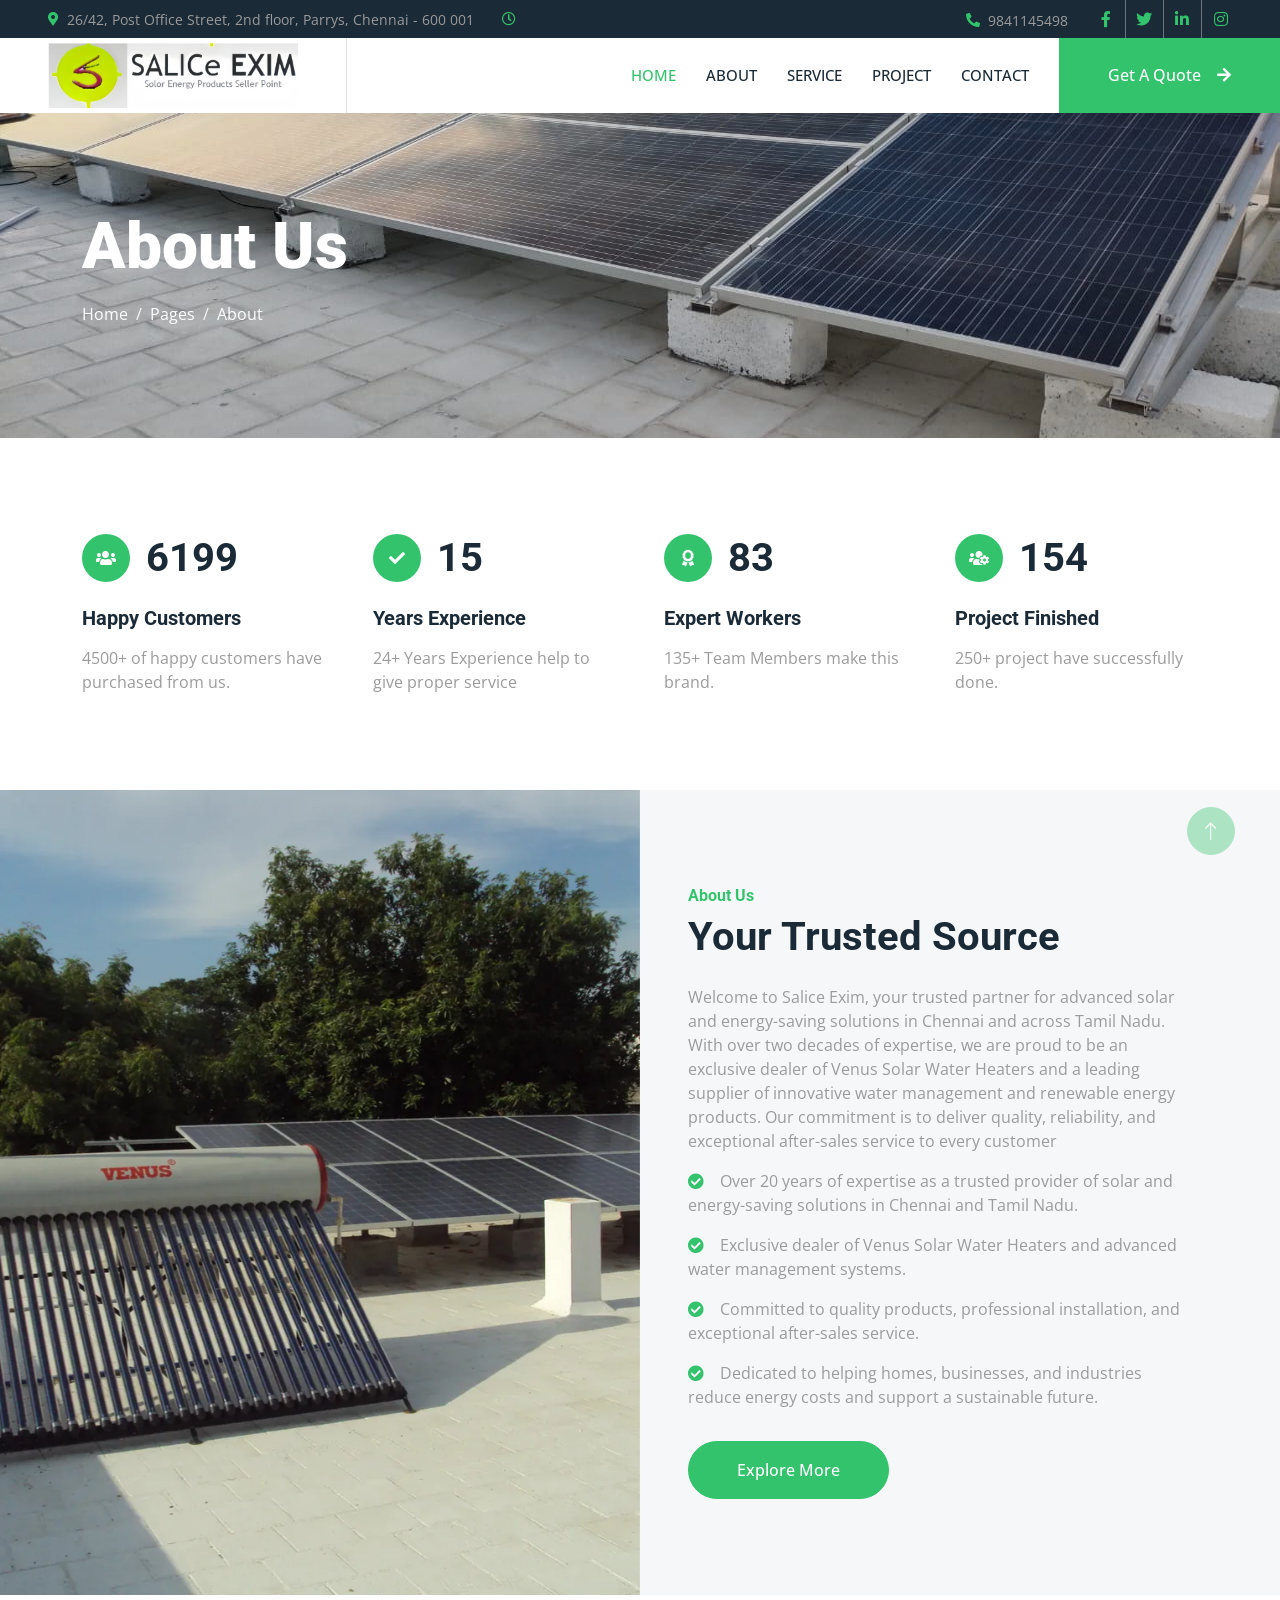
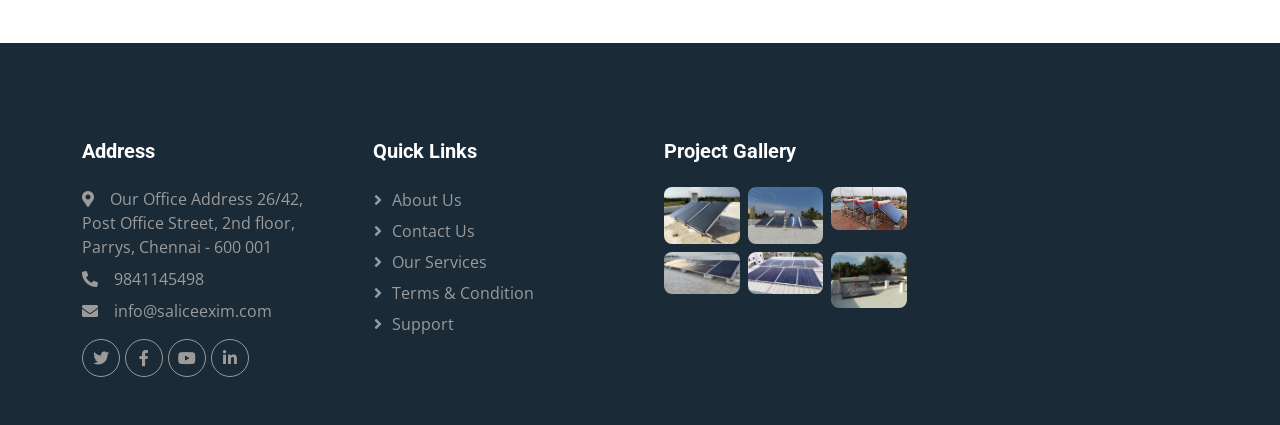
<file: about.html>
<!DOCTYPE html>
<html lang="en">

<head>
  <!-- Google Tag Manager -->
  <script>(function(w,d,s,l,i){w[l]=w[l]||[];w[l].push({'gtm.start':
  new Date().getTime(),event:'gtm.js'});var f=d.getElementsByTagName(s)[0],
  j=d.createElement(s),dl=l!='dataLayer'?'&l='+l:'';j.async=true;j.src=
  'https://www.googletagmanager.com/gtm.js?id='+i+dl;f.parentNode.insertBefore(j,f);
  })(window,document,'script','dataLayer','GTM-KQT5G82N');</script>
  <!-- End Google Tag Manager -->
    <meta charset="utf-8">
    <meta content="width=device-width, initial-scale=1.0" name="viewport">
    <title>About Salice Exim | Venus Solar Water Heater Dealer Chennai</title>
    <meta name="description" content="Salice Exim has 20+ years of experience as an exclusive Venus solar water heater dealer serving homes and businesses across Tamil Nadu.">
    <meta name="keywords" content="solar water heater Chennai, Venus solar water heater, solar water heater price, heat pump water heater, rooftop solar Chennai, water level controller, Salice Exim">
    <meta name="robots" content="index, follow, max-image-preview:large">
    <link rel="canonical" href="https://saliceexim.com/about.html">
    <link rel="alternate" hreflang="en-IN" href="https://saliceexim.com/about.html">
    <link rel="alternate" hreflang="x-default" href="https://saliceexim.com/about.html">

    <!-- Open Graph / Twitter -->
    <meta property="og:type" content="website">
    <meta property="og:site_name" content="Salice Exim">
    <meta property="og:locale" content="en_IN">
    <meta property="og:title" content="About Salice Exim | Venus Solar Water Heater Dealer Chennai">
    <meta property="og:description" content="Salice Exim has 20+ years of experience as an exclusive Venus solar water heater dealer serving homes and businesses across Tamil Nadu.">
    <meta property="og:url" content="https://saliceexim.com/about.html">
    <meta property="og:image" content="https://saliceexim.com/own_img/ch_main.jpeg">
    <meta property="og:image:width" content="1422">
    <meta property="og:image:height" content="800">
    <meta property="og:image:alt" content="Venus heat pump and solar water heater installation">
    <meta name="twitter:card" content="summary_large_image">
    <meta name="twitter:title" content="About Salice Exim | Venus Solar Water Heater Dealer Chennai">
    <meta name="twitter:description" content="Salice Exim has 20+ years of experience as an exclusive Venus solar water heater dealer serving homes and businesses across Tamil Nadu.">
    <meta name="twitter:image" content="https://saliceexim.com/own_img/ch_main.jpeg">

    <!-- Favicon -->
    <link rel="icon" href="favicon.ico" sizes="any">
    <link rel="icon" type="image/png" sizes="48x48" href="own_img/icons/favicon-48.png">
    <link rel="icon" type="image/png" sizes="96x96" href="own_img/icons/favicon-96.png">
    <link rel="apple-touch-icon" sizes="180x180" href="own_img/icons/apple-touch-icon.png">

    <!-- Google Web Fonts -->
    <link rel="preconnect" href="https://fonts.googleapis.com">
    <link rel="preconnect" href="https://fonts.gstatic.com" crossorigin>
    <link href="https://fonts.googleapis.com/css2?family=Open+Sans:wght@400;500&family=Roboto:wght@500;700;900&display=swap" rel="stylesheet"> 

    <!-- Icon Font Stylesheet -->
    <link href="https://cdnjs.cloudflare.com/ajax/libs/font-awesome/5.10.0/css/all.min.css" rel="stylesheet">
    <link href="https://cdn.jsdelivr.net/npm/bootstrap-icons@1.4.1/font/bootstrap-icons.css" rel="stylesheet">

    <!-- Libraries Stylesheet -->
    <link href="lib/animate/animate.min.css" rel="stylesheet">
    <link href="lib/owlcarousel/assets/owl.carousel.min.css" rel="stylesheet">
    <link href="lib/lightbox/css/lightbox.min.css" rel="stylesheet">

    <!-- Customized Bootstrap Stylesheet -->
    <link href="css/bootstrap.min.css" rel="stylesheet">

    <!-- Template Stylesheet -->
    <link href="css/style.css" rel="stylesheet">

    <script type="application/ld+json">
      {
        "@context": "https://schema.org",
        "@graph": [
          {
            "@type": "LocalBusiness",
            "@id": "https://saliceexim.com/#business",
            "name": "Salice Exim",
            "url": "https://saliceexim.com/",
            "logo": "https://saliceexim.com/own_img/logo_big.jpeg",
            "image": [
              "https://saliceexim.com/own_img/logo_big.jpeg",
              "https://saliceexim.com/own_img/ch_main.jpeg"
            ],
            "telephone": "+91-9841145498",
            "email": "info@saliceexim.com",
            "priceRange": "₹4,500 - ₹3,85,000",
            "address": {
              "@type": "PostalAddress",
              "streetAddress": "#26/42, Post Office Street, 2nd Floor, Parrys",
              "addressLocality": "Chennai",
              "addressRegion": "TN",
              "postalCode": "600001",
              "addressCountry": "IN"
            },
            "geo": {
              "@type": "GeoCoordinates",
              "latitude": 13.094343,
              "longitude": 80.287727
            },
            "areaServed": [
              {
                "@type": "City",
                "name": "Chennai"
              },
              {
                "@type": "State",
                "name": "Tamil Nadu"
              }
            ],
            "description": "Salice Exim is an exclusive dealer of Venus Solar Water Heaters and supplier of energy saving and industrial mineral products in Chennai, Tamil Nadu, offering quality products and after-sales service."
          },
          {
            "@type": "BreadcrumbList",
            "itemListElement": [
              {
                "@type": "ListItem",
                "position": 1,
                "name": "Home",
                "item": "https://saliceexim.com/"
              },
              {
                "@type": "ListItem",
                "position": 2,
                "name": "About Us",
                "item": "https://saliceexim.com/about.html"
              }
            ]
          }
        ]
      }
    </script>
</head>

<body>
  <!-- Google Tag Manager (noscript) -->
  <noscript><iframe src="https://www.googletagmanager.com/ns.html?id=GTM-KQT5G82N"
  height="0" width="0" style="display:none;visibility:hidden"></iframe></noscript>
  <!-- End Google Tag Manager (noscript) -->
    <!-- Spinner Start -->
    <div id="spinner" class="show bg-white position-fixed translate-middle w-100 vh-100 top-50 start-50 d-flex align-items-center justify-content-center">
        <div class="spinner-border text-primary" style="width: 3rem; height: 3rem;" role="status">
            <span class="sr-only">Loading...</span>
        </div>
    </div>
    <!-- Spinner End -->


    <!-- Topbar Start -->
    <div class="container-fluid bg-dark p-0">
        <div class="row gx-0 d-none d-lg-flex">
            <div class="col-lg-7 px-5 text-start">
                <div class="h-100 d-inline-flex align-items-center me-4">
                    <small class="fa fa-map-marker-alt text-primary me-2"></small>
                    <small>26/42, Post Office Street, 2nd floor, Parrys, Chennai - 600 001</small>
                </div>
                <div class="h-100 d-inline-flex align-items-center">
                    <small class="far fa-clock text-primary me-2"></small>
                    <!--                <small>Mon - Fri : 09.00 AM - 09.00 PM</small>-->
                </div>
            </div>
            <div class="col-lg-5 px-5 text-end">
                <div class="h-100 d-inline-flex align-items-center me-4">
                    <small class="fa fa-phone-alt text-primary me-2"></small>
                    <small>9841145498</small>
                </div>
                <div class="h-100 d-inline-flex align-items-center mx-n2">
                    <a class="btn btn-square btn-link rounded-0 border-0 border-end border-secondary" href=""><i
                            class="fab fa-facebook-f"></i></a>
                    <a class="btn btn-square btn-link rounded-0 border-0 border-end border-secondary" href=""><i
                            class="fab fa-twitter"></i></a>
                    <a class="btn btn-square btn-link rounded-0 border-0 border-end border-secondary" href=""><i
                            class="fab fa-linkedin-in"></i></a>
                    <a class="btn btn-square btn-link rounded-0" href=""><i class="fab fa-instagram"></i></a>
                </div>
            </div>
        </div>
    </div>
    <!-- Topbar End -->


    <!-- Navbar Start -->
<nav class="navbar navbar-expand-lg bg-white navbar-light sticky-top p-0">
    <a href="index.html" class="navbar-brand d-flex align-items-center border-end px-4 px-lg-5">
<!--        <h2 class="m-0 text-primary">SALICe EXIM</h2>-->
        <img class="main_logo" src="own_img/opt/logo_big.webp" alt="Salice Exim solar energy products seller logo" >
    </a>
    <button type="button" class="navbar-toggler me-4" data-bs-toggle="collapse" data-bs-target="#navbarCollapse">
        <span class="navbar-toggler-icon"></span>
    </button>
    <div class="collapse navbar-collapse" id="navbarCollapse">
        <div class="navbar-nav ms-auto p-4 p-lg-0">
            <a href="index.html" class="nav-item nav-link active">Home</a>
            <a href="about.html" class="nav-item nav-link">About</a>
            <a href="service.html" class="nav-item nav-link">Service</a>
            <a href="project.html" class="nav-item nav-link">Project</a>
            <!-- <div class="nav-item dropdown">
                <a href="#" class="nav-link dropdown-toggle" data-bs-toggle="dropdown">Pages</a>
                <div class="dropdown-menu bg-light m-0">
                    <a href="feature.html" class="dropdown-item">Feature</a>
                    <a href="quote.html" class="dropdown-item">Free Quote</a>
                    <a href="team.html" class="dropdown-item">Our Team</a>
                    <a href="testimonial.html" class="dropdown-item">Testimonial</a>
                    <a href="404.html" class="dropdown-item">404 Page</a>
                </div>
            </div> -->
            <a href="contact.html" class="nav-item nav-link">Contact</a>
        </div>
        <a href="https://wa.me/919841145498" class="btn btn-primary rounded-0 py-4 px-lg-5 d-none d-lg-block">Get A Quote<i
                class="fa fa-arrow-right ms-3"></i></a>
    </div>
</nav>
    <!-- Navbar End -->


    <!-- Page Header Start -->
    <div class="container-fluid page-header py-5 mb-5">
        <div class="container py-5">
            <h1 class="display-3 text-white mb-3 animated slideInDown">About Us</h1>
            <nav aria-label="breadcrumb animated slideInDown">
                <ol class="breadcrumb">
                    <li class="breadcrumb-item"><a class="text-white" href="#">Home</a></li>
                    <li class="breadcrumb-item"><a class="text-white" href="#">Pages</a></li>
                    <li class="breadcrumb-item text-white active" aria-current="page">About</li>
                </ol>
            </nav>
        </div>
    </div>
    <!-- Page Header End -->


    <!-- Feature Start -->
    <div class="container-xxl py-5">
        <div class="container">
            <div class="row g-5">
                <div class="col-md-6 col-lg-3 wow fadeIn" data-wow-delay="0.1s">
                    <div class="d-flex align-items-center mb-4">
                        <div class="btn-lg-square bg-primary rounded-circle me-3">
                            <i class="fa fa-users text-white"></i>
                        </div>
                        <p class="h1 mb-0" data-toggle="counter-up">9999</p>
                    </div>
                    <h2 class="h5 mb-3">Happy Customers</h2>
                    <span>4500+ of happy customers have purchased from us.</span>
                </div>
                <div class="col-md-6 col-lg-3 wow fadeIn" data-wow-delay="0.3s">
                    <div class="d-flex align-items-center mb-4">
                        <div class="btn-lg-square bg-primary rounded-circle me-3">
                            <i class="fa fa-check text-white"></i>
                        </div>
                        <p class="h1 mb-0" data-toggle="counter-up">24</p>
                    </div>
                    <h2 class="h5 mb-3">Years Experience</h2>
                    <span>24+ Years Experience help to give proper service</span>
                </div>
                <div class="col-md-6 col-lg-3 wow fadeIn" data-wow-delay="0.5s">
                    <div class="d-flex align-items-center mb-4">
                        <div class="btn-lg-square bg-primary rounded-circle me-3">
                            <i class="fa fa-award text-white"></i>
                        </div>
                        <p class="h1 mb-0" data-toggle="counter-up">135</p>
                    </div>
                    <h2 class="h5 mb-3">Expert Workers</h2>
                    <span>135+ Team Members make this brand.</span>
                </div>
                <div class="col-md-6 col-lg-3 wow fadeIn" data-wow-delay="0.7s">
                    <div class="d-flex align-items-center mb-4">
                        <div class="btn-lg-square bg-primary rounded-circle me-3">
                            <i class="fa fa-users-cog text-white"></i>
                        </div>
                        <p class="h1 mb-0" data-toggle="counter-up">250</p>
                    </div>
                    <h2 class="h5 mb-3">Project Finished</h2>
                    <span>250+ project have successfully done.</span>
                </div>
            </div>
        </div>
    </div>
    <!-- Feature Start -->
    

    <!-- About Start -->
    <div class="container-fluid bg-light overflow-hidden my-5 px-lg-0">
        <div class="container about px-lg-0">
            <div class="row g-0 mx-lg-0">
                <div class="col-lg-6 ps-lg-0 wow fadeIn" data-wow-delay="0.1s" style="min-height: 400px;">
                    <div class="position-relative h-100">
                        <img class="position-absolute img-fluid w-100 h-100" loading="lazy" decoding="async" src="own_img/opt/side_1.webp" style="object-fit: cover;"
                             alt="Venus solar water heater and rooftop solar panels">
                    </div>
                </div>
                <div class="col-lg-6 about-text py-5 wow fadeIn" data-wow-delay="0.5s">
                    <div class="p-lg-5 pe-lg-0">
                        <p class="h6 text-primary">About Us</p>
                        <h2 class="h1 mb-4">Your Trusted Source</h2>
                        <p>Welcome to Salice Exim, your trusted partner for advanced solar and energy-saving solutions in
                            Chennai and across Tamil Nadu. With over two decades of expertise, we are proud to be an
                            exclusive dealer of Venus Solar Water Heaters and a leading supplier of innovative water
                            management and renewable energy products. Our commitment is to deliver quality, reliability, and
                            exceptional after-sales service to every customer</p>
                        <p><i class="fa fa-check-circle text-primary me-3"></i>Over 20 years of expertise as a trusted
                            provider of solar and energy-saving solutions in Chennai and Tamil Nadu.</p>
                        <p><i class="fa fa-check-circle text-primary me-3"></i>Exclusive dealer of Venus Solar Water Heaters
                            and advanced water management systems.
                        </p>
                        <p><i class="fa fa-check-circle text-primary me-3"></i>Committed to quality products, professional
                            installation, and exceptional after-sales service.</p>
                        <p><i class="fa fa-check-circle text-primary me-3"></i>Dedicated to helping homes, businesses, and
                            industries reduce energy costs and support a sustainable future.</p>
                        <a href="https://wa.me/919841145498" class="btn btn-primary rounded-pill py-3 px-5 mt-3">Explore More</a>
                    </div>
                </div>
            </div>
        </div>
    </div>
    <!-- About End -->


    <!-- Team Start -->
<!--    <div class="container-xxl py-5">-->
<!--        <div class="container">-->
<!--            <div class="text-center mx-auto mb-5 wow fadeInUp" data-wow-delay="0.1s" style="max-width: 600px;">-->
<!--                <h6 class="text-primary">Team Member</h6>-->
<!--                <h1 class="mb-4">Experienced Team Members</h1>-->
<!--            </div>-->
<!--            <div class="row g-4">-->
<!--                <div class="col-lg-4 col-md-6 wow fadeInUp" data-wow-delay="0.1s">-->
<!--                    <div class="team-item rounded overflow-hidden">-->
<!--                        <div class="d-flex">-->
<!--                            <img class="img-fluid w-75" src="img/team-1.jpg" alt="">-->
<!--                            <div class="team-social w-25">-->
<!--                                <a class="btn btn-lg-square btn-outline-primary rounded-circle mt-3" href=""><i class="fab fa-facebook-f"></i></a>-->
<!--                                <a class="btn btn-lg-square btn-outline-primary rounded-circle mt-3" href=""><i class="fab fa-twitter"></i></a>-->
<!--                                <a class="btn btn-lg-square btn-outline-primary rounded-circle mt-3" href=""><i class="fab fa-instagram"></i></a>-->
<!--                            </div>-->
<!--                        </div>-->
<!--                        <div class="p-4">-->
<!--                            <h5>Full Name</h5>-->
<!--                            <span>Designation</span>-->
<!--                        </div>-->
<!--                    </div>-->
<!--                </div>-->
<!--                <div class="col-lg-4 col-md-6 wow fadeInUp" data-wow-delay="0.3s">-->
<!--                    <div class="team-item rounded overflow-hidden">-->
<!--                        <div class="d-flex">-->
<!--                            <img class="img-fluid w-75" src="img/team-2.jpg" alt="">-->
<!--                            <div class="team-social w-25">-->
<!--                                <a class="btn btn-lg-square btn-outline-primary rounded-circle mt-3" href=""><i class="fab fa-facebook-f"></i></a>-->
<!--                                <a class="btn btn-lg-square btn-outline-primary rounded-circle mt-3" href=""><i class="fab fa-twitter"></i></a>-->
<!--                                <a class="btn btn-lg-square btn-outline-primary rounded-circle mt-3" href=""><i class="fab fa-instagram"></i></a>-->
<!--                            </div>-->
<!--                        </div>-->
<!--                        <div class="p-4">-->
<!--                            <h5>Full Name</h5>-->
<!--                            <span>Designation</span>-->
<!--                        </div>-->
<!--                    </div>-->
<!--                </div>-->
<!--                <div class="col-lg-4 col-md-6 wow fadeInUp" data-wow-delay="0.5s">-->
<!--                    <div class="team-item rounded overflow-hidden">-->
<!--                        <div class="d-flex">-->
<!--                            <img class="img-fluid w-75" src="img/team-3.jpg" alt="">-->
<!--                            <div class="team-social w-25">-->
<!--                                <a class="btn btn-lg-square btn-outline-primary rounded-circle mt-3" href=""><i class="fab fa-facebook-f"></i></a>-->
<!--                                <a class="btn btn-lg-square btn-outline-primary rounded-circle mt-3" href=""><i class="fab fa-twitter"></i></a>-->
<!--                                <a class="btn btn-lg-square btn-outline-primary rounded-circle mt-3" href=""><i class="fab fa-instagram"></i></a>-->
<!--                            </div>-->
<!--                        </div>-->
<!--                        <div class="p-4">-->
<!--                            <h5>Full Name</h5>-->
<!--                            <span>Designation</span>-->
<!--                        </div>-->
<!--                    </div>-->
<!--                </div>-->
<!--            </div>-->
<!--        </div>-->
<!--    </div>-->
    <!-- Team End -->
        

    <!-- Footer Start -->
    <div class="container-fluid bg-dark text-body footer mt-5 pt-5 wow fadeIn" data-wow-delay="0.1s">
        <div class="container py-5">
            <div class="row g-5">
                <div class="col-lg-3 col-md-6">
                    <h2 class="h5 text-white mb-4">Address</h2>
                    <p class="mb-2"><i class="fa fa-map-marker-alt me-3"></i>Our Office Address 26/42, Post Office Street, 2nd floor, Parrys, Chennai - 600 001</p>
                    <p class="mb-2"><i class="fa fa-phone-alt me-3"></i>9841145498</p>
                    <p class="mb-2"><i class="fa fa-envelope me-3"></i>info@saliceexim.com</p>
                    <div class="d-flex pt-2">
                        <a class="btn btn-square btn-outline-light btn-social" href=""><i class="fab fa-twitter"></i></a>
                        <a class="btn btn-square btn-outline-light btn-social" href=""><i class="fab fa-facebook-f"></i></a>
                        <a class="btn btn-square btn-outline-light btn-social" href=""><i class="fab fa-youtube"></i></a>
                        <a class="btn btn-square btn-outline-light btn-social" href=""><i
                                class="fab fa-linkedin-in"></i></a>
                    </div>
                </div>
                <div class="col-lg-3 col-md-6">
                    <h2 class="h5 text-white mb-4">Quick Links</h2>
                    <a class="btn btn-link" href="about.html">About Us</a>
                    <a class="btn btn-link" href="contact.html">Contact Us</a>
                    <a class="btn btn-link" href="service.html">Our Services</a>
                    <a class="btn btn-link" href="">Terms & Condition</a>
                    <a class="btn btn-link" href="contact.html">Support</a>
                </div>

                <div class="col-lg-3 col-md-6">
                    <h2 class="h5 text-white mb-4">Project Gallery</h2>
                    <div class="row g-2">
                        <div class="col-4">
                            <img class="img-fluid rounded" loading="lazy" decoding="async" src="own_img/opt/main_3.webp" alt="Flat plate solar water heater installed on a rooftop">
                        </div>
                        <div class="col-4">
                            <img class="img-fluid rounded" loading="lazy" decoding="async" src="own_img/opt/main_2.webp" alt="Solar water heater installed on a terrace by Salice Exim">
                        </div>
                        <div class="col-4">
                            <img class="img-fluid rounded" loading="lazy" decoding="async" src="own_img/opt/main_1.webp" alt="Venus solar water heaters installed on a rooftop in Chennai">
                        </div>
                        <div class="col-4">
                            <img class="img-fluid rounded" loading="lazy" decoding="async" src="own_img/opt/side_3.webp" alt="Rooftop solar power system installed by Salice Exim">
                        </div>
                        <div class="col-4">
                            <img class="img-fluid rounded" loading="lazy" decoding="async" src="own_img/opt/side_2.webp" alt="Rooftop solar panels installed on a metal roof">
                        </div>
                        <div class="col-4">
                            <img class="img-fluid rounded" loading="lazy" decoding="async" src="own_img/opt/side_1.webp" alt="Venus solar water heater and rooftop solar panels">
                        </div>
                    </div>
                </div>


            </div>
        </div>

    </div>
    <!-- Footer End -->


    <!-- Back to Top -->
    <a href="#" class="btn btn-lg btn-primary btn-lg-square rounded-circle back-to-top"><i class="bi bi-arrow-up"></i></a>


    <!-- JavaScript Libraries -->
    <script src="https://code.jquery.com/jquery-3.4.1.min.js"></script>
    <script src="https://cdn.jsdelivr.net/npm/bootstrap@5.0.0/dist/js/bootstrap.bundle.min.js"></script>
    <script src="lib/wow/wow.min.js"></script>
    <script src="lib/easing/easing.min.js"></script>
    <script src="lib/waypoints/waypoints.min.js"></script>
    <script src="lib/counterup/counterup.min.js"></script>
    <script src="lib/owlcarousel/owl.carousel.min.js"></script>
    <script src="lib/isotope/isotope.pkgd.min.js"></script>
    <script src="lib/lightbox/js/lightbox.min.js"></script>

    <!-- Template Javascript -->
    <script src="js/main.js"></script>
</body>

</html>
</file>
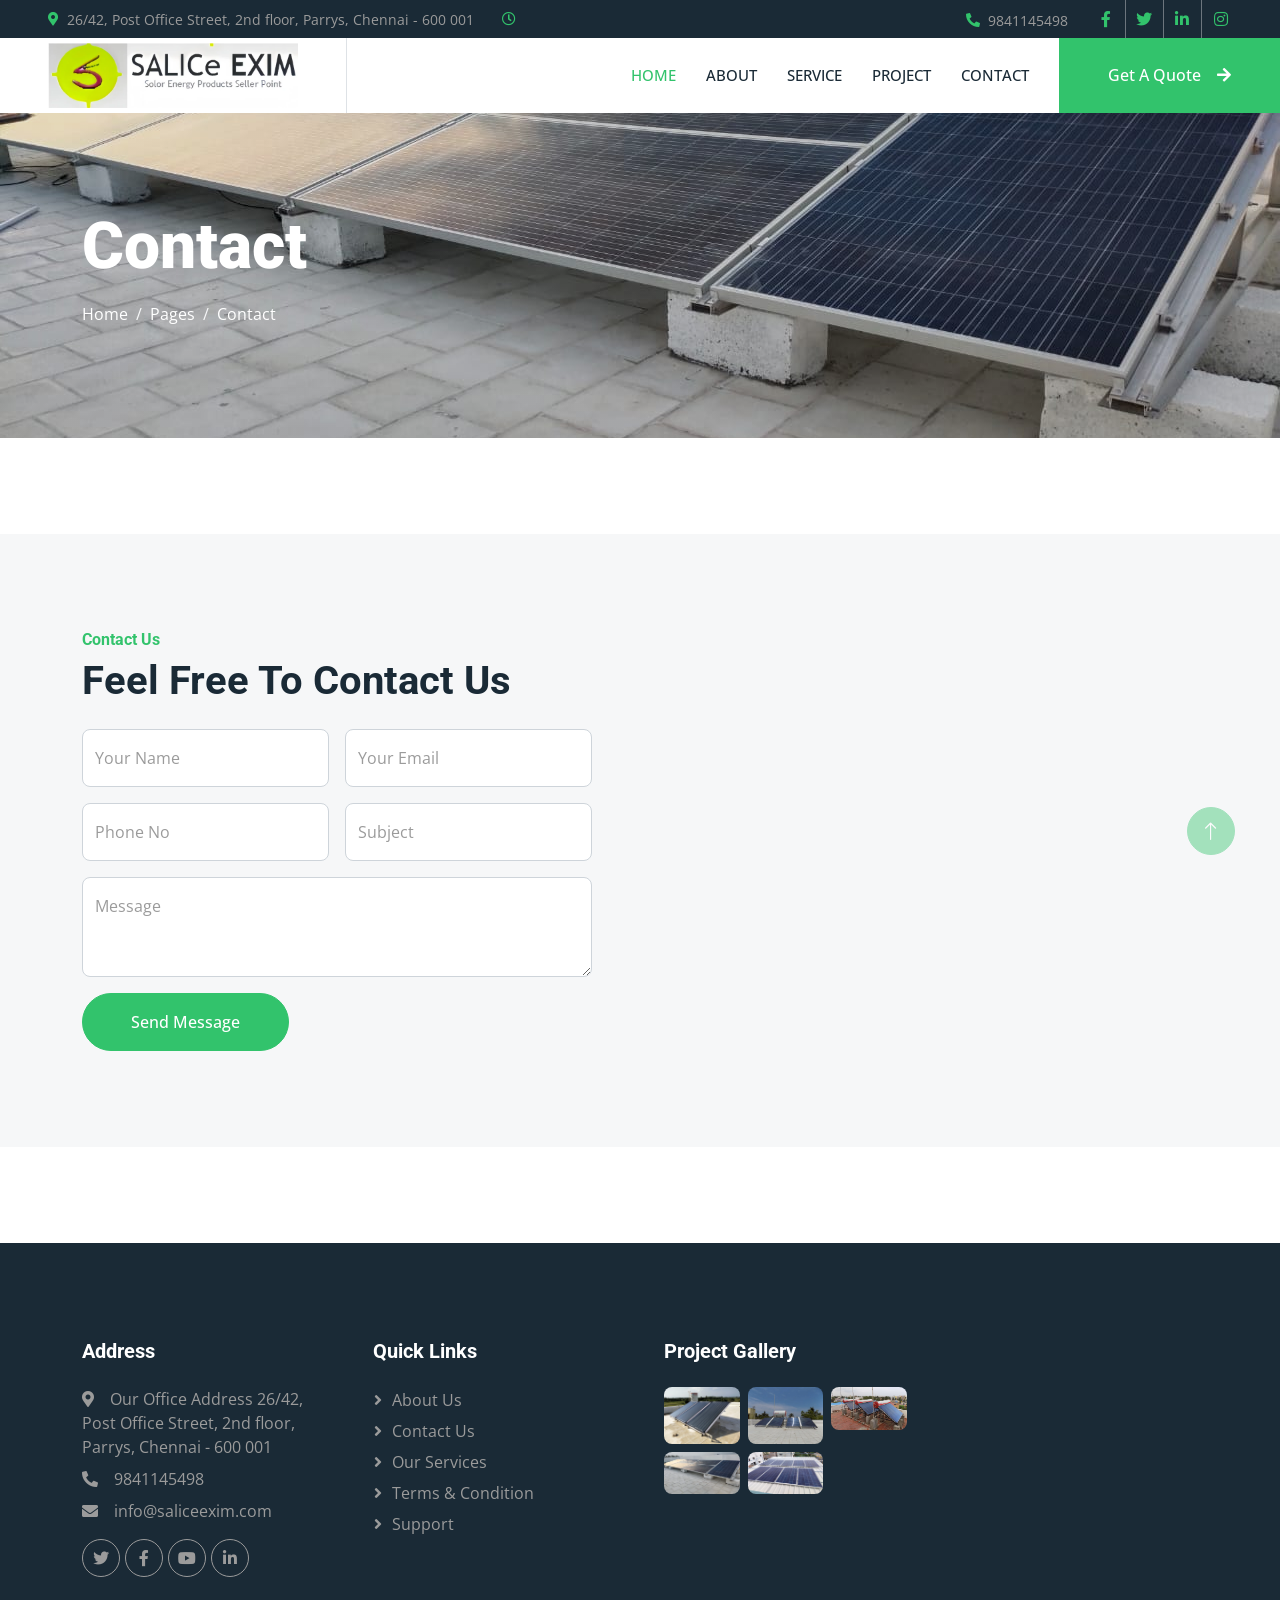
<file: contact.html>
<!DOCTYPE html>
<html lang="en">

<head>
  <!-- Google Tag Manager -->
  <script>(function(w,d,s,l,i){w[l]=w[l]||[];w[l].push({'gtm.start':
  new Date().getTime(),event:'gtm.js'});var f=d.getElementsByTagName(s)[0],
  j=d.createElement(s),dl=l!='dataLayer'?'&l='+l:'';j.async=true;j.src=
  'https://www.googletagmanager.com/gtm.js?id='+i+dl;f.parentNode.insertBefore(j,f);
  })(window,document,'script','dataLayer','GTM-KQT5G82N');</script>
  <!-- End Google Tag Manager -->
    <meta charset="utf-8">
    <meta content="width=device-width, initial-scale=1.0" name="viewport">
    <title>Contact Salice Exim | Solar Water Heaters, Parrys Chennai</title>
    <meta name="description" content="Call 9841145498 or visit 26/42 Post Office Street, Parrys, Chennai for solar water heater, heat pump and rooftop solar quotes.">
    <meta name="keywords" content="solar water heater Chennai, Venus solar water heater, solar water heater price, heat pump water heater, rooftop solar Chennai, water level controller, Salice Exim">
    <meta name="robots" content="index, follow, max-image-preview:large">
    <link rel="canonical" href="https://saliceexim.com/contact.html">
    <link rel="alternate" hreflang="en-IN" href="https://saliceexim.com/contact.html">
    <link rel="alternate" hreflang="x-default" href="https://saliceexim.com/contact.html">

    <!-- Open Graph / Twitter -->
    <meta property="og:type" content="website">
    <meta property="og:site_name" content="Salice Exim">
    <meta property="og:locale" content="en_IN">
    <meta property="og:title" content="Contact Salice Exim | Solar Water Heaters, Parrys Chennai">
    <meta property="og:description" content="Call 9841145498 or visit 26/42 Post Office Street, Parrys, Chennai for solar water heater, heat pump and rooftop solar quotes.">
    <meta property="og:url" content="https://saliceexim.com/contact.html">
    <meta property="og:image" content="https://saliceexim.com/own_img/ch_main.jpeg">
    <meta property="og:image:width" content="1422">
    <meta property="og:image:height" content="800">
    <meta property="og:image:alt" content="Venus heat pump and solar water heater installation">
    <meta name="twitter:card" content="summary_large_image">
    <meta name="twitter:title" content="Contact Salice Exim | Solar Water Heaters, Parrys Chennai">
    <meta name="twitter:description" content="Call 9841145498 or visit 26/42 Post Office Street, Parrys, Chennai for solar water heater, heat pump and rooftop solar quotes.">
    <meta name="twitter:image" content="https://saliceexim.com/own_img/ch_main.jpeg">

    <!-- Favicon -->
    <link rel="icon" href="favicon.ico" sizes="any">
    <link rel="icon" type="image/png" sizes="48x48" href="own_img/icons/favicon-48.png">
    <link rel="icon" type="image/png" sizes="96x96" href="own_img/icons/favicon-96.png">
    <link rel="apple-touch-icon" sizes="180x180" href="own_img/icons/apple-touch-icon.png">

    <!-- Google Web Fonts -->
    <link rel="preconnect" href="https://fonts.googleapis.com">
    <link rel="preconnect" href="https://fonts.gstatic.com" crossorigin>
    <link href="https://fonts.googleapis.com/css2?family=Open+Sans:wght@400;500&family=Roboto:wght@500;700;900&display=swap"
          rel="stylesheet">

    <!-- Icon Font Stylesheet -->
    <link href="https://cdnjs.cloudflare.com/ajax/libs/font-awesome/5.10.0/css/all.min.css" rel="stylesheet">
    <link href="https://cdn.jsdelivr.net/npm/bootstrap-icons@1.4.1/font/bootstrap-icons.css" rel="stylesheet">

    <!-- Libraries Stylesheet -->
    <link href="lib/animate/animate.min.css" rel="stylesheet">
    <link href="lib/owlcarousel/assets/owl.carousel.min.css" rel="stylesheet">
    <link href="lib/lightbox/css/lightbox.min.css" rel="stylesheet">

    <!-- Customized Bootstrap Stylesheet -->
    <link href="css/bootstrap.min.css" rel="stylesheet">

    <!-- Template Stylesheet -->
    <link href="css/style.css" rel="stylesheet">

    <script type="application/ld+json">
      {
        "@context": "https://schema.org",
        "@graph": [
          {
            "@type": "LocalBusiness",
            "@id": "https://saliceexim.com/#business",
            "name": "Salice Exim",
            "url": "https://saliceexim.com/",
            "logo": "https://saliceexim.com/own_img/logo_big.jpeg",
            "image": [
              "https://saliceexim.com/own_img/logo_big.jpeg",
              "https://saliceexim.com/own_img/ch_main.jpeg"
            ],
            "telephone": "+91-9841145498",
            "email": "info@saliceexim.com",
            "priceRange": "₹4,500 - ₹3,85,000",
            "address": {
              "@type": "PostalAddress",
              "streetAddress": "#26/42, Post Office Street, 2nd Floor, Parrys",
              "addressLocality": "Chennai",
              "addressRegion": "TN",
              "postalCode": "600001",
              "addressCountry": "IN"
            },
            "geo": {
              "@type": "GeoCoordinates",
              "latitude": 13.094343,
              "longitude": 80.287727
            },
            "areaServed": [
              {
                "@type": "City",
                "name": "Chennai"
              },
              {
                "@type": "State",
                "name": "Tamil Nadu"
              }
            ],
            "description": "Salice Exim is an exclusive dealer of Venus Solar Water Heaters and supplier of energy saving and industrial mineral products in Chennai, Tamil Nadu, offering quality products and after-sales service."
          },
          {
            "@type": "BreadcrumbList",
            "itemListElement": [
              {
                "@type": "ListItem",
                "position": 1,
                "name": "Home",
                "item": "https://saliceexim.com/"
              },
              {
                "@type": "ListItem",
                "position": 2,
                "name": "Contact",
                "item": "https://saliceexim.com/contact.html"
              }
            ]
          }
        ]
      }
    </script>
</head>

<body>
  <!-- Google Tag Manager (noscript) -->
  <noscript><iframe src="https://www.googletagmanager.com/ns.html?id=GTM-KQT5G82N"
  height="0" width="0" style="display:none;visibility:hidden"></iframe></noscript>
  <!-- End Google Tag Manager (noscript) -->
<!-- Spinner Start -->
<div id="spinner"
     class="show bg-white position-fixed translate-middle w-100 vh-100 top-50 start-50 d-flex align-items-center justify-content-center">
    <div class="spinner-border text-primary" style="width: 3rem; height: 3rem;" role="status">
        <span class="sr-only">Loading...</span>
    </div>
</div>
<!-- Spinner End -->


<!-- Topbar Start -->
<div class="container-fluid bg-dark p-0">
    <div class="row gx-0 d-none d-lg-flex">
        <div class="col-lg-7 px-5 text-start">
            <div class="h-100 d-inline-flex align-items-center me-4">
                <small class="fa fa-map-marker-alt text-primary me-2"></small>
                <small>26/42, Post Office Street, 2nd floor, Parrys, Chennai - 600 001</small>
            </div>
            <div class="h-100 d-inline-flex align-items-center">
                <small class="far fa-clock text-primary me-2"></small>
                <!--                <small>Mon - Fri : 09.00 AM - 09.00 PM</small>-->
            </div>
        </div>
        <div class="col-lg-5 px-5 text-end">
            <div class="h-100 d-inline-flex align-items-center me-4">
                <small class="fa fa-phone-alt text-primary me-2"></small>
                <small>9841145498</small>
            </div>
            <div class="h-100 d-inline-flex align-items-center mx-n2">
                <a class="btn btn-square btn-link rounded-0 border-0 border-end border-secondary" href=""><i
                        class="fab fa-facebook-f"></i></a>
                <a class="btn btn-square btn-link rounded-0 border-0 border-end border-secondary" href=""><i
                        class="fab fa-twitter"></i></a>
                <a class="btn btn-square btn-link rounded-0 border-0 border-end border-secondary" href=""><i
                        class="fab fa-linkedin-in"></i></a>
                <a class="btn btn-square btn-link rounded-0" href=""><i class="fab fa-instagram"></i></a>
            </div>
        </div>
    </div>
</div>
<!-- Topbar End -->


<!-- Navbar Start -->
<nav class="navbar navbar-expand-lg bg-white navbar-light sticky-top p-0">
    <a href="index.html" class="navbar-brand d-flex align-items-center border-end px-4 px-lg-5">
<!--        <h2 class="m-0 text-primary">SALICe EXIM</h2>-->
        <img class="main_logo" src="own_img/opt/logo_big.webp" alt="Salice Exim solar energy products seller logo" >
    </a>
    <button type="button" class="navbar-toggler me-4" data-bs-toggle="collapse" data-bs-target="#navbarCollapse">
        <span class="navbar-toggler-icon"></span>
    </button>
    <div class="collapse navbar-collapse" id="navbarCollapse">
        <div class="navbar-nav ms-auto p-4 p-lg-0">
            <a href="index.html" class="nav-item nav-link active">Home</a>
            <a href="about.html" class="nav-item nav-link">About</a>
            <a href="service.html" class="nav-item nav-link">Service</a>
            <a href="project.html" class="nav-item nav-link">Project</a>
            <!-- <div class="nav-item dropdown">
                <a href="#" class="nav-link dropdown-toggle" data-bs-toggle="dropdown">Pages</a>
                <div class="dropdown-menu bg-light m-0">
                    <a href="feature.html" class="dropdown-item">Feature</a>
                    <a href="quote.html" class="dropdown-item">Free Quote</a>
                    <a href="team.html" class="dropdown-item">Our Team</a>
                    <a href="testimonial.html" class="dropdown-item">Testimonial</a>
                    <a href="404.html" class="dropdown-item">404 Page</a>
                </div>
            </div> -->
            <a href="contact.html" class="nav-item nav-link">Contact</a>
        </div>
        <a href="https://wa.me/919841145498" class="btn btn-primary rounded-0 py-4 px-lg-5 d-none d-lg-block">Get A Quote<i
                class="fa fa-arrow-right ms-3"></i></a>
    </div>
</nav>
<!-- Navbar End -->


<!-- Page Header Start -->
<div class="container-fluid page-header py-5 mb-5">
    <div class="container py-5">
        <h1 class="display-3 text-white mb-3 animated slideInDown">Contact</h1>
        <nav aria-label="breadcrumb animated slideInDown">
            <ol class="breadcrumb">
                <li class="breadcrumb-item"><a class="text-white" href="#">Home</a></li>
                <li class="breadcrumb-item"><a class="text-white" href="#">Pages</a></li>
                <li class="breadcrumb-item text-white active" aria-current="page">Contact</li>
            </ol>
        </nav>
    </div>
</div>
<!-- Page Header End -->


<!-- Contact Start -->
<div class="container-fluid bg-light overflow-hidden px-lg-0" style="margin: 6rem 0;">
    <div class="container contact px-lg-0">
        <div class="row g-0 mx-lg-0">
            <div class="col-lg-6 contact-text py-5 wow fadeIn" data-wow-delay="0.5s">
                <div class="p-lg-5 ps-lg-0">
                    <p class="h6 text-primary">Contact Us</p>
                    <h2 class="h1 mb-4">Feel Free To Contact Us</h2>
                    <p class="mb-4"></p>
                    <form action="https://formbold.com/s/3K2BN" method="POST">
                        <div class="row g-3">
                            <div class="col-md-6">
                                <div class="form-floating">
                                    <input type="text" name="name" class="form-control" id="name" placeholder="Your Name">
                                    <label for="name">Your Name</label>
                                </div>
                            </div>
                            <div class="col-md-6">
                                <div class="form-floating">
                                    <input type="email" name="email"  class="form-control" id="email" placeholder="Your Email">
                                    <label for="email">Your Email</label>
                                </div>
                            </div>
                            <div class="col-md-6">
                                <div class="form-floating">
                                    <input type="text" name="phone"  class="form-control" id="phone" placeholder="Phone No">
                                    <label for="phone">Phone No</label>
                                </div>
                            </div>
                            <div class="col-md-6">
                                <div class="form-floating">
                                    <input type="text" name="subject" class="form-control" id="subject" placeholder="Subject">
                                    <label for="subject">Subject</label>
                                </div>
                            </div>
                            <div class="col-12">
                                <div class="form-floating">
                                    <textarea name="message" class="form-control" placeholder="Leave a message here" id="message"
                                              style="height: 100px"></textarea>
                                    <label for="message">Message</label>
                                </div>
                            </div>
                            <div class="col-12">
                                <button class="btn btn-primary rounded-pill py-3 px-5" type="submit">Send Message
                                </button>
                            </div>
                        </div>
                    </form>
                </div>
            </div>
            <div class="col-lg-6 pe-lg-0" style="min-height: 400px;">
                <div class="position-relative h-100">
                    <iframe class="position-absolute w-100 h-100" style="object-fit: cover;"
                            src="https://www.google.com/maps/embed?pb=!1m14!1m8!1m3!1d9786.030992649927!2d80.287727!3d13.094343!3m2!1i1024!2i768!4f13.1!3m3!1m2!1s0x3a526f4efa5a62c3%3A0x257568c1820bbf21!2sSalice%20Exim%20-%20Solar%20Water%20Heater%20Dealers%20in%20Chennai!5e1!3m2!1sen!2sin!4v1752586365656!5m2!1sen!2sin"
                            frameborder="0" allowfullscreen="" aria-hidden="false"
                            tabindex="0"></iframe>

<!--                    <iframe src="https://www.google.com/maps/embed?pb=!1m14!1m8!1m3!1d9786.030992649927!2d80.287727!3d13.094343!3m2!1i1024!2i768!4f13.1!3m3!1m2!1s0x3a526f4efa5a62c3%3A0x257568c1820bbf21!2sSalice%20Exim%20-%20Solar%20Water%20Heater%20Dealers%20in%20Chennai!5e1!3m2!1sen!2sin!4v1752586365656!5m2!1sen!2sin"-->
<!--                            width="600" height="450" style="border:0;" allowfullscreen="" loading="lazy"-->
<!--                            referrerpolicy="no-referrer-when-downgrade"></iframe>-->
                </div>
            </div>
        </div>
    </div>
</div>
<!-- Contact End -->


<!-- Footer Start -->
<div class="container-fluid bg-dark text-body footer mt-5 pt-5 wow fadeIn" data-wow-delay="0.1s">
    <div class="container py-5">
        <div class="row g-5">
            <div class="col-lg-3 col-md-6">
                <h2 class="h5 text-white mb-4">Address</h2>
                <p class="mb-2"><i class="fa fa-map-marker-alt me-3"></i>Our Office Address 26/42, Post Office Street,
                    2nd floor, Parrys, Chennai - 600 001</p>
                <p class="mb-2"><i class="fa fa-phone-alt me-3"></i>9841145498</p>
                <p class="mb-2"><i class="fa fa-envelope me-3"></i>info@saliceexim.com</p>
                <div class="d-flex pt-2">
                    <a class="btn btn-square btn-outline-light btn-social" href=""><i class="fab fa-twitter"></i></a>
                    <a class="btn btn-square btn-outline-light btn-social" href=""><i class="fab fa-facebook-f"></i></a>
                    <a class="btn btn-square btn-outline-light btn-social" href=""><i class="fab fa-youtube"></i></a>
                    <a class="btn btn-square btn-outline-light btn-social" href=""><i
                            class="fab fa-linkedin-in"></i></a>
                </div>
            </div>
            <div class="col-lg-3 col-md-6">
                <h2 class="h5 text-white mb-4">Quick Links</h2>
                <a class="btn btn-link" href="about.html">About Us</a>
                <a class="btn btn-link" href="contact.html">Contact Us</a>
                <a class="btn btn-link" href="service.html">Our Services</a>
                <a class="btn btn-link" href="">Terms & Condition</a>
                <a class="btn btn-link" href="contact.html">Support</a>
            </div>

            <div class="col-lg-3 col-md-6">
                <h2 class="h5 text-white mb-4">Project Gallery</h2>
                <div class="row g-2">
                    <div class="col-4">
                        <img class="img-fluid rounded" loading="lazy" decoding="async" src="own_img/opt/main_3.webp" alt="Flat plate solar water heater installed on a rooftop">
                    </div>
                    <div class="col-4">
                        <img class="img-fluid rounded" loading="lazy" decoding="async" src="own_img/opt/main_2.webp" alt="Solar water heater installed on a terrace by Salice Exim">
                    </div>
                    <div class="col-4">
                        <img class="img-fluid rounded" loading="lazy" decoding="async" src="own_img/opt/main_1.webp" alt="Venus solar water heaters installed on a rooftop in Chennai">
                    </div>
                    <div class="col-4">
                        <img class="img-fluid rounded" loading="lazy" decoding="async" src="own_img/opt/side_3.webp" alt="Rooftop solar power system installed by Salice Exim">
                    </div>
                    <div class="col-4">
                        <img class="img-fluid rounded" loading="lazy" decoding="async" src="own_img/opt/side_2.webp" alt="Rooftop solar panels installed on a metal roof">
                    </div>
                    <div class="col-4">
                        <img class="img-fluid rounded" loading="lazy" decoding="async" src="own_img/opt/side_1.webp" alt="Venus solar water heater and rooftop solar panels">
                    </div>
                </div>
            </div>


        </div>
    </div>

</div>
<!-- Footer End -->


<!-- Back to Top -->
<a href="#" class="btn btn-lg btn-primary btn-lg-square rounded-circle back-to-top"><i class="bi bi-arrow-up"></i></a>


<!-- JavaScript Libraries -->
<script src="https://code.jquery.com/jquery-3.4.1.min.js"></script>
<script src="https://cdn.jsdelivr.net/npm/bootstrap@5.0.0/dist/js/bootstrap.bundle.min.js"></script>
<script src="lib/wow/wow.min.js"></script>
<script src="lib/easing/easing.min.js"></script>
<script src="lib/waypoints/waypoints.min.js"></script>
<script src="lib/counterup/counterup.min.js"></script>
<script src="lib/owlcarousel/owl.carousel.min.js"></script>
<script src="lib/isotope/isotope.pkgd.min.js"></script>
<script src="lib/lightbox/js/lightbox.min.js"></script>

<!-- Template Javascript -->
<script src="js/main.js"></script>
</body>

</html>
</file>
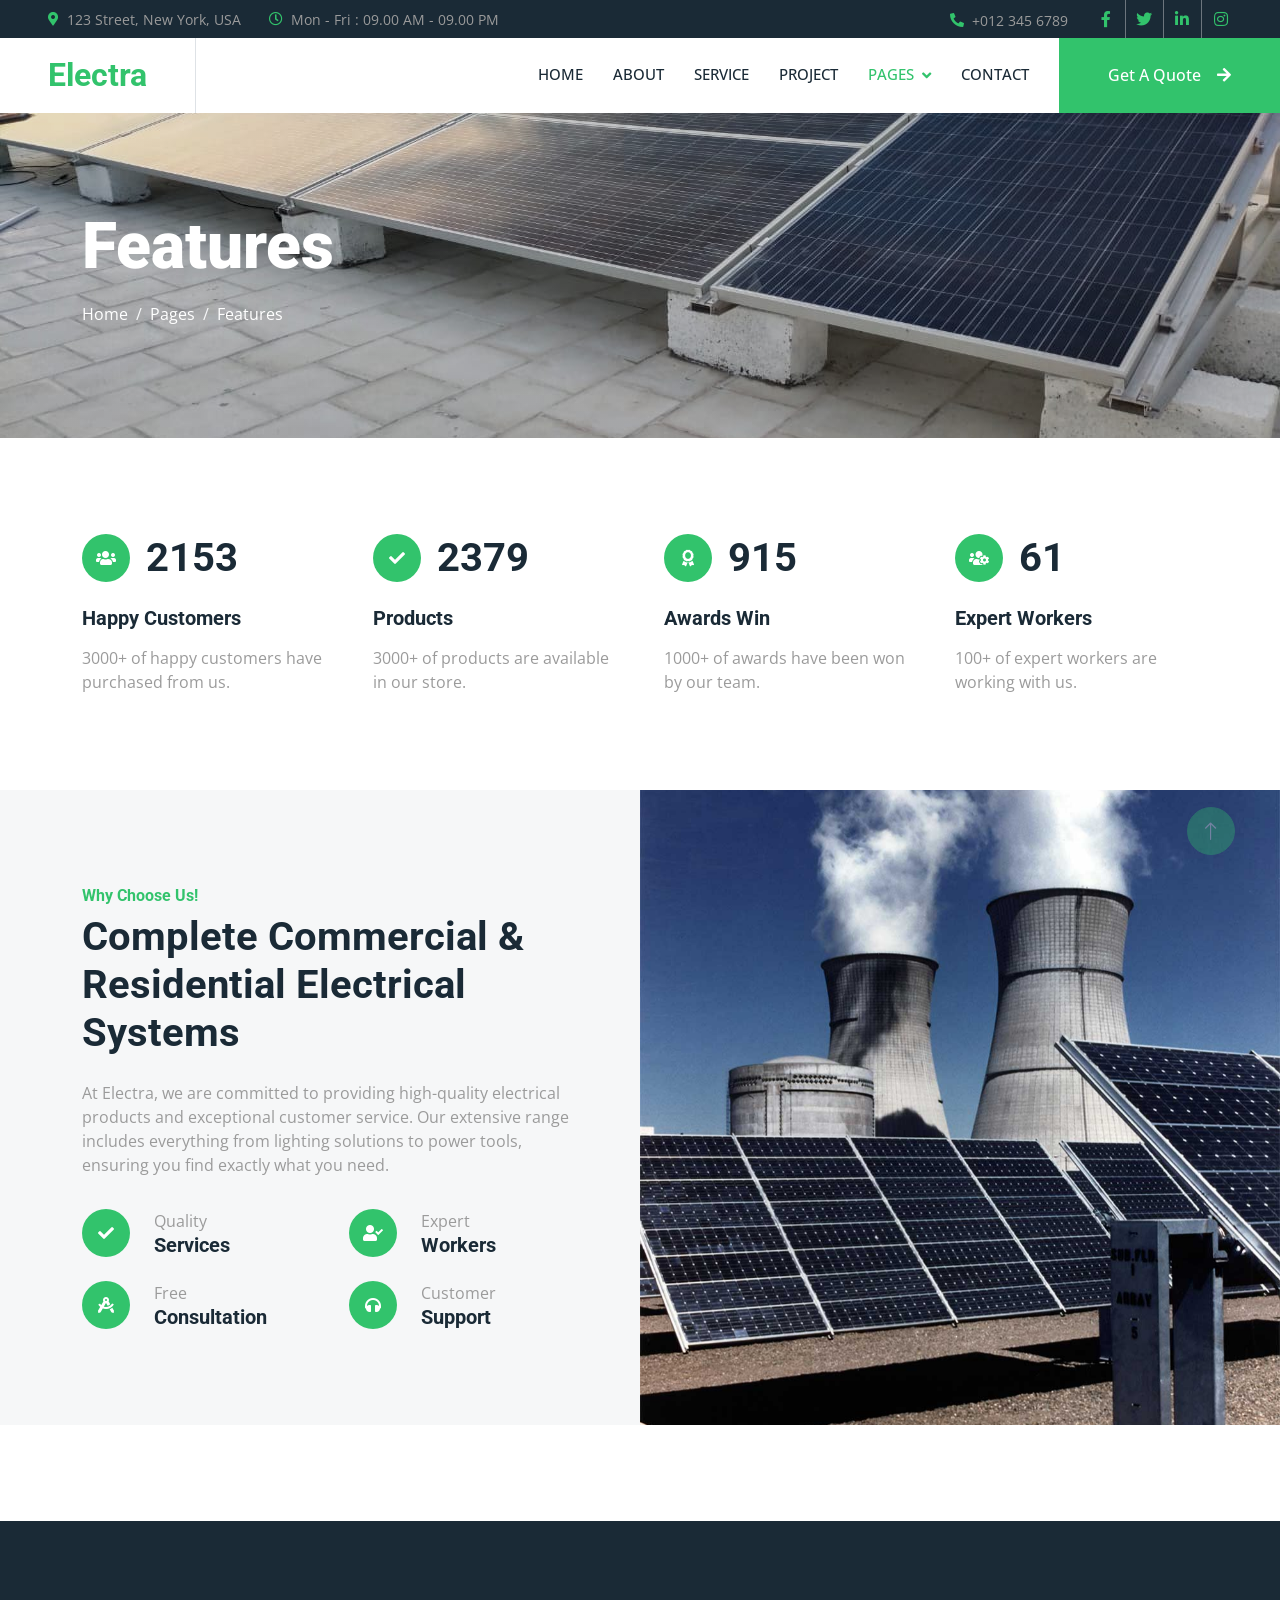
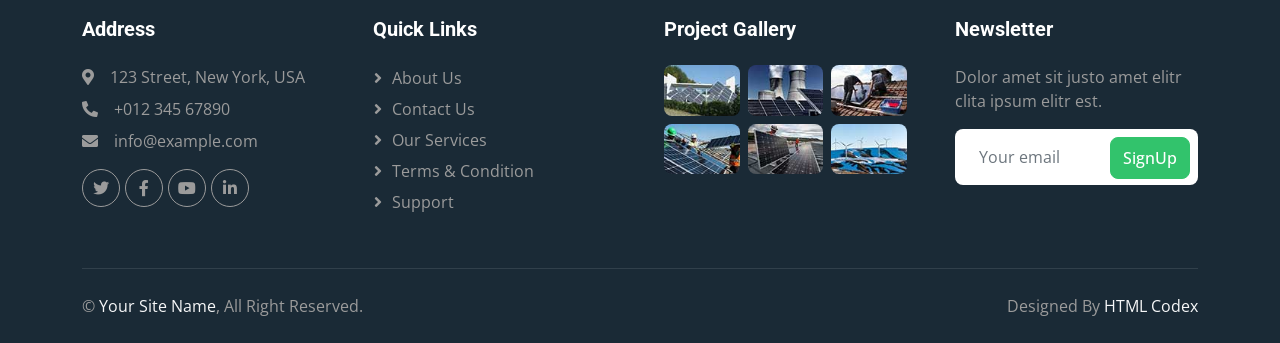
<file: feature.html>
<!DOCTYPE html>
<html lang="en">

<head>
  <!-- Google Tag Manager -->
  <script>(function(w,d,s,l,i){w[l]=w[l]||[];w[l].push({'gtm.start':
  new Date().getTime(),event:'gtm.js'});var f=d.getElementsByTagName(s)[0],
  j=d.createElement(s),dl=l!='dataLayer'?'&l='+l:'';j.async=true;j.src=
  'https://www.googletagmanager.com/gtm.js?id='+i+dl;f.parentNode.insertBefore(j,f);
  })(window,document,'script','dataLayer','GTM-KQT5G82N');</script>
  <!-- End Google Tag Manager -->
    <meta charset="utf-8">
    <meta content="width=device-width, initial-scale=1.0" name="viewport">
    <title>Why Choose Salice Exim | Solar &amp; Energy Saving Solutions</title>
    <meta name="description" content="Quality service, expert workers, free consultation and customer support for solar water heaters and energy saving products in Chennai.">
    <meta name="keywords" content="solar water heater Chennai, Venus solar water heater, solar water heater price, heat pump water heater, rooftop solar Chennai, water level controller, Salice Exim">
    <meta name="robots" content="index, follow, max-image-preview:large">
    <link rel="canonical" href="https://saliceexim.com/feature.html">
    <link rel="alternate" hreflang="en-IN" href="https://saliceexim.com/feature.html">
    <link rel="alternate" hreflang="x-default" href="https://saliceexim.com/feature.html">

    <!-- Open Graph / Twitter -->
    <meta property="og:type" content="website">
    <meta property="og:site_name" content="Salice Exim">
    <meta property="og:locale" content="en_IN">
    <meta property="og:title" content="Why Choose Salice Exim | Solar &amp; Energy Saving Solutions">
    <meta property="og:description" content="Quality service, expert workers, free consultation and customer support for solar water heaters and energy saving products in Chennai.">
    <meta property="og:url" content="https://saliceexim.com/feature.html">
    <meta property="og:image" content="https://saliceexim.com/own_img/ch_main.jpeg">
    <meta property="og:image:width" content="1422">
    <meta property="og:image:height" content="800">
    <meta property="og:image:alt" content="Venus heat pump and solar water heater installation">
    <meta name="twitter:card" content="summary_large_image">
    <meta name="twitter:title" content="Why Choose Salice Exim | Solar &amp; Energy Saving Solutions">
    <meta name="twitter:description" content="Quality service, expert workers, free consultation and customer support for solar water heaters and energy saving products in Chennai.">
    <meta name="twitter:image" content="https://saliceexim.com/own_img/ch_main.jpeg">

    <!-- Favicon -->
    <link rel="icon" href="favicon.ico" sizes="any">
    <link rel="icon" type="image/png" sizes="48x48" href="own_img/icons/favicon-48.png">
    <link rel="icon" type="image/png" sizes="96x96" href="own_img/icons/favicon-96.png">
    <link rel="apple-touch-icon" sizes="180x180" href="own_img/icons/apple-touch-icon.png">

    <!-- Google Web Fonts -->
    <link rel="preconnect" href="https://fonts.googleapis.com">
    <link rel="preconnect" href="https://fonts.gstatic.com" crossorigin>
    <link href="https://fonts.googleapis.com/css2?family=Open+Sans:wght@400;500&family=Roboto:wght@500;700;900&display=swap" rel="stylesheet"> 

    <!-- Icon Font Stylesheet -->
    <link href="https://cdnjs.cloudflare.com/ajax/libs/font-awesome/5.10.0/css/all.min.css" rel="stylesheet">
    <link href="https://cdn.jsdelivr.net/npm/bootstrap-icons@1.4.1/font/bootstrap-icons.css" rel="stylesheet">

    <!-- Libraries Stylesheet -->
    <link href="lib/animate/animate.min.css" rel="stylesheet">
    <link href="lib/owlcarousel/assets/owl.carousel.min.css" rel="stylesheet">
    <link href="lib/lightbox/css/lightbox.min.css" rel="stylesheet">

    <!-- Customized Bootstrap Stylesheet -->
    <link href="css/bootstrap.min.css" rel="stylesheet">

    <!-- Template Stylesheet -->
    <link href="css/style.css" rel="stylesheet">

    <script type="application/ld+json">
      {
        "@context": "https://schema.org",
        "@graph": [
          {
            "@type": "LocalBusiness",
            "@id": "https://saliceexim.com/#business",
            "name": "Salice Exim",
            "url": "https://saliceexim.com/",
            "logo": "https://saliceexim.com/own_img/logo_big.jpeg",
            "image": [
              "https://saliceexim.com/own_img/logo_big.jpeg",
              "https://saliceexim.com/own_img/ch_main.jpeg"
            ],
            "telephone": "+91-9841145498",
            "email": "info@saliceexim.com",
            "priceRange": "₹4,500 - ₹3,85,000",
            "address": {
              "@type": "PostalAddress",
              "streetAddress": "#26/42, Post Office Street, 2nd Floor, Parrys",
              "addressLocality": "Chennai",
              "addressRegion": "TN",
              "postalCode": "600001",
              "addressCountry": "IN"
            },
            "geo": {
              "@type": "GeoCoordinates",
              "latitude": 13.094343,
              "longitude": 80.287727
            },
            "areaServed": [
              {
                "@type": "City",
                "name": "Chennai"
              },
              {
                "@type": "State",
                "name": "Tamil Nadu"
              }
            ],
            "description": "Salice Exim is an exclusive dealer of Venus Solar Water Heaters and supplier of energy saving and industrial mineral products in Chennai, Tamil Nadu, offering quality products and after-sales service."
          },
          {
            "@type": "BreadcrumbList",
            "itemListElement": [
              {
                "@type": "ListItem",
                "position": 1,
                "name": "Home",
                "item": "https://saliceexim.com/"
              },
              {
                "@type": "ListItem",
                "position": 2,
                "name": "Features",
                "item": "https://saliceexim.com/feature.html"
              }
            ]
          }
        ]
      }
    </script>
</head>

<body>
  <!-- Google Tag Manager (noscript) -->
  <noscript><iframe src="https://www.googletagmanager.com/ns.html?id=GTM-KQT5G82N"
  height="0" width="0" style="display:none;visibility:hidden"></iframe></noscript>
  <!-- End Google Tag Manager (noscript) -->
    <!-- Spinner Start -->
    <div id="spinner" class="show bg-white position-fixed translate-middle w-100 vh-100 top-50 start-50 d-flex align-items-center justify-content-center">
        <div class="spinner-border text-primary" style="width: 3rem; height: 3rem;" role="status">
            <span class="sr-only">Loading...</span>
        </div>
    </div>
    <!-- Spinner End -->


    <!-- Topbar Start -->
    <div class="container-fluid bg-dark p-0">
        <div class="row gx-0 d-none d-lg-flex">
            <div class="col-lg-7 px-5 text-start">
                <div class="h-100 d-inline-flex align-items-center me-4">
                    <small class="fa fa-map-marker-alt text-primary me-2"></small>
                    <small>123 Street, New York, USA</small>
                </div>
                <div class="h-100 d-inline-flex align-items-center">
                    <small class="far fa-clock text-primary me-2"></small>
                    <small>Mon - Fri : 09.00 AM - 09.00 PM</small>
                </div>
            </div>
            <div class="col-lg-5 px-5 text-end">
                <div class="h-100 d-inline-flex align-items-center me-4">
                    <small class="fa fa-phone-alt text-primary me-2"></small>
                    <small>+012 345 6789</small>
                </div>
                <div class="h-100 d-inline-flex align-items-center mx-n2">
                    <a class="btn btn-square btn-link rounded-0 border-0 border-end border-secondary" href=""><i class="fab fa-facebook-f"></i></a>
                    <a class="btn btn-square btn-link rounded-0 border-0 border-end border-secondary" href=""><i class="fab fa-twitter"></i></a>
                    <a class="btn btn-square btn-link rounded-0 border-0 border-end border-secondary" href=""><i class="fab fa-linkedin-in"></i></a>
                    <a class="btn btn-square btn-link rounded-0" href=""><i class="fab fa-instagram"></i></a>
                </div>
            </div>
        </div>
    </div>
    <!-- Topbar End -->


    <!-- Navbar Start -->
    <nav class="navbar navbar-expand-lg bg-white navbar-light sticky-top p-0">
        <a href="index.html" class="navbar-brand d-flex align-items-center border-end px-4 px-lg-5">
            <p class="h2 m-0 text-primary">Electra</p>
        </a>
        <button type="button" class="navbar-toggler me-4" data-bs-toggle="collapse" data-bs-target="#navbarCollapse">
            <span class="navbar-toggler-icon"></span>
        </button>
        <div class="collapse navbar-collapse" id="navbarCollapse">
            <div class="navbar-nav ms-auto p-4 p-lg-0">
                <a href="index.html" class="nav-item nav-link">Home</a>
                <a href="about.html" class="nav-item nav-link">About</a>
                <a href="service.html" class="nav-item nav-link">Service</a>
                <a href="project.html" class="nav-item nav-link">Project</a>
                <div class="nav-item dropdown">
                    <a href="#" class="nav-link dropdown-toggle active" data-bs-toggle="dropdown">Pages</a>
                    <div class="dropdown-menu bg-light m-0">
                        <a href="feature.html" class="dropdown-item active">Feature</a>
                        <a href="quote.html" class="dropdown-item">Free Quote</a>
                        <a href="team.html" class="dropdown-item">Our Team</a>
                        <a href="testimonial.html" class="dropdown-item">Testimonial</a>
                        <a href="404.html" class="dropdown-item">404 Page</a>
                    </div>
                </div>
                <a href="contact.html" class="nav-item nav-link">Contact</a>
            </div>
            <a href="" class="btn btn-primary rounded-0 py-4 px-lg-5 d-none d-lg-block">Get A Quote<i class="fa fa-arrow-right ms-3"></i></a>
        </div>
    </nav>
    <!-- Navbar End -->


    <!-- Page Header Start -->
    <div class="container-fluid page-header py-5 mb-5">
        <div class="container py-5">
            <h1 class="display-3 text-white mb-3 animated slideInDown">Features</h1>
            <nav aria-label="breadcrumb animated slideInDown">
                <ol class="breadcrumb">
                    <li class="breadcrumb-item"><a class="text-white" href="#">Home</a></li>
                    <li class="breadcrumb-item"><a class="text-white" href="#">Pages</a></li>
                    <li class="breadcrumb-item text-white active" aria-current="page">Features</li>
                </ol>
            </nav>
        </div>
    </div>
    <!-- Page Header End -->


    <!-- Feature Start -->
    <div class="container-xxl py-5">
        <div class="container">
            <div class="row g-5">
                <div class="col-md-6 col-lg-3 wow fadeIn" data-wow-delay="0.1s">
                    <div class="d-flex align-items-center mb-4">
                        <div class="btn-lg-square bg-primary rounded-circle me-3">
                            <i class="fa fa-users text-white"></i>
                        </div>
                        <p class="h1 mb-0" data-toggle="counter-up">3500</p>
                    </div>
                    <h2 class="h5 mb-3">Happy Customers</h2>
                    <span>3000+ of happy customers have purchased from us.</span>
                </div>
                <div class="col-md-6 col-lg-3 wow fadeIn" data-wow-delay="0.3s">
                    <div class="d-flex align-items-center mb-4">
                        <div class="btn-lg-square bg-primary rounded-circle me-3">
                            <i class="fa fa-check text-white"></i>
                        </div>
                        <p class="h1 mb-0" data-toggle="counter-up">3900</p>
                    </div>
                    <h2 class="h5 mb-3">Products</h2>
                    <span>3000+ of products are available in our store.</span>
                </div>
                <div class="col-md-6 col-lg-3 wow fadeIn" data-wow-delay="0.5s">
                    <div class="d-flex align-items-center mb-4">
                        <div class="btn-lg-square bg-primary rounded-circle me-3">
                            <i class="fa fa-award text-white"></i>
                        </div>
                        <p class="h1 mb-0" data-toggle="counter-up">1500</p>
                    </div>
                    <h2 class="h5 mb-3">Awards Win</h2>
                    <span>1000+ of awards have been won by our team.</span>
                </div>
                <div class="col-md-6 col-lg-3 wow fadeIn" data-wow-delay="0.7s">
                    <div class="d-flex align-items-center mb-4">
                        <div class="btn-lg-square bg-primary rounded-circle me-3">
                            <i class="fa fa-users-cog text-white"></i>
                        </div>
                        <p class="h1 mb-0" data-toggle="counter-up">100</p>
                    </div>
                    <h2 class="h5 mb-3">Expert Workers</h2>
                    <span>100+ of expert workers are working with us.</span>
                </div>
            </div>
        </div>
    </div>
    <!-- Feature Start -->


    <!-- Feature Start -->
    <div class="container-fluid bg-light overflow-hidden my-5 px-lg-0">
        <div class="container feature px-lg-0">
            <div class="row g-0 mx-lg-0">
                <div class="col-lg-6 feature-text py-5 wow fadeIn" data-wow-delay="0.1s">
                    <div class="p-lg-5 ps-lg-0">
                        <p class="h6 text-primary">Why Choose Us!</p>
                        <h2 class="h1 mb-4">Complete Commercial & Residential Electrical Systems</h2>
                        <p class="mb-4 pb-2">At Electra, we are committed to providing high-quality electrical products and exceptional customer service. Our extensive range includes everything from lighting solutions to power tools, ensuring you find exactly what you need.</p>
                        <div class="row g-4">
                            <div class="col-6">
                                <div class="d-flex align-items-center">
                                    <div class="btn-lg-square bg-primary rounded-circle">
                                        <i class="fa fa-check text-white"></i>
                                    </div>
                                    <div class="ms-4">
                                        <p class="mb-0">Quality</p>
                                        <h3 class="h5 mb-0">Services</h3>
                                    </div>
                                </div>
                            </div>
                            <div class="col-6">
                                <div class="d-flex align-items-center">
                                    <div class="btn-lg-square bg-primary rounded-circle">
                                        <i class="fa fa-user-check text-white"></i>
                                    </div>
                                    <div class="ms-4">
                                        <p class="mb-0">Expert</p>
                                        <h3 class="h5 mb-0">Workers</h3>
                                    </div>
                                </div>
                            </div>
                            <div class="col-6">
                                <div class="d-flex align-items-center">
                                    <div class="btn-lg-square bg-primary rounded-circle">
                                        <i class="fa fa-drafting-compass text-white"></i>
                                    </div>
                                    <div class="ms-4">
                                        <p class="mb-0">Free</p>
                                        <h3 class="h5 mb-0">Consultation</h3>
                                    </div>
                                </div>
                            </div>
                            <div class="col-6">
                                <div class="d-flex align-items-center">
                                    <div class="btn-lg-square bg-primary rounded-circle">
                                        <i class="fa fa-headphones text-white"></i>
                                    </div>
                                    <div class="ms-4">
                                        <p class="mb-0">Customer</p>
                                        <h3 class="h5 mb-0">Support</h3>
                                    </div>
                                </div>
                            </div>
                        </div>
                    </div>
                </div>
                <div class="col-lg-6 pe-lg-0 wow fadeIn" data-wow-delay="0.5s" style="min-height: 400px;">
                    <div class="position-relative h-100">
                        <img class="position-absolute img-fluid w-100 h-100" loading="lazy" decoding="async" src="img/feature.jpg" style="object-fit: cover;" alt="Solar panels in front of power plant cooling towers">
                    </div>
                </div>
            </div>
        </div>
    </div>
    <!-- Feature End -->
        

    <!-- Footer Start -->
    <div class="container-fluid bg-dark text-body footer pt-5 wow fadeIn" data-wow-delay="0.1s" style="margin-top: 6rem;">
        <div class="container py-5">
            <div class="row g-5">
                <div class="col-lg-3 col-md-6">
                    <h2 class="h5 text-white mb-4">Address</h2>
                    <p class="mb-2"><i class="fa fa-map-marker-alt me-3"></i>123 Street, New York, USA</p>
                    <p class="mb-2"><i class="fa fa-phone-alt me-3"></i>+012 345 67890</p>
                    <p class="mb-2"><i class="fa fa-envelope me-3"></i>info@example.com</p>
                    <div class="d-flex pt-2">
                        <a class="btn btn-square btn-outline-light btn-social" href=""><i class="fab fa-twitter"></i></a>
                        <a class="btn btn-square btn-outline-light btn-social" href=""><i class="fab fa-facebook-f"></i></a>
                        <a class="btn btn-square btn-outline-light btn-social" href=""><i class="fab fa-youtube"></i></a>
                        <a class="btn btn-square btn-outline-light btn-social" href=""><i class="fab fa-linkedin-in"></i></a>
                    </div>
                </div>
                <div class="col-lg-3 col-md-6">
                    <h2 class="h5 text-white mb-4">Quick Links</h2>
                    <a class="btn btn-link" href="about.html">About Us</a>
                    <a class="btn btn-link" href="contact.html">Contact Us</a>
                    <a class="btn btn-link" href="service.html">Our Services</a>
                    <a class="btn btn-link" href="">Terms & Condition</a>
                    <a class="btn btn-link" href="contact.html">Support</a>
                </div>
                <div class="col-lg-3 col-md-6">
                    <h2 class="h5 text-white mb-4">Project Gallery</h2>
                    <div class="row g-2">
                        <div class="col-4">
                            <img class="img-fluid rounded" loading="lazy" decoding="async" src="img/gallery-1.jpg" alt="Solar panels installed outside a building">
                        </div>
                        <div class="col-4">
                            <img class="img-fluid rounded" loading="lazy" decoding="async" src="img/gallery-2.jpg" alt="Solar panels and power plant cooling towers">
                        </div>
                        <div class="col-4">
                            <img class="img-fluid rounded" loading="lazy" decoding="async" src="img/gallery-3.jpg" alt="Workers installing solar panels on a tiled roof">
                        </div>
                        <div class="col-4">
                            <img class="img-fluid rounded" loading="lazy" decoding="async" src="img/gallery-4.jpg" alt="Engineers installing rooftop solar panels">
                        </div>
                        <div class="col-4">
                            <img class="img-fluid rounded" loading="lazy" decoding="async" src="img/gallery-5.jpg" alt="Technician carrying a solar panel on a rooftop">
                        </div>
                        <div class="col-4">
                            <img class="img-fluid rounded" loading="lazy" decoding="async" src="img/gallery-6.jpg" alt="Wind turbines on a hillside">
                        </div>
                    </div>
                </div>
                <div class="col-lg-3 col-md-6">
                    <h2 class="h5 text-white mb-4">Newsletter</h2>
                    <p>Dolor amet sit justo amet elitr clita ipsum elitr est.</p>
                    <div class="position-relative mx-auto" style="max-width: 400px;">
                        <input class="form-control border-0 w-100 py-3 ps-4 pe-5" type="text" placeholder="Your email">
                        <button type="button" class="btn btn-primary py-2 position-absolute top-0 end-0 mt-2 me-2">SignUp</button>
                    </div>
                </div>
            </div>
        </div>
        <div class="container">
            <div class="copyright">
                <div class="row">
                    <div class="col-md-6 text-center text-md-start mb-3 mb-md-0">
                        &copy; <a href="#">Your Site Name</a>, All Right Reserved.
                    </div>
                    <div class="col-md-6 text-center text-md-end">
                        <!--/*** This template is free as long as you keep the footer author’s credit link/attribution link/backlink. If you'd like to use the template without the footer author’s credit link/attribution link/backlink, you can purchase the Credit Removal License from "https://htmlcodex.com/credit-removal". Thank you for your support. ***/-->
                        Designed By <a href="https://htmlcodex.com">HTML Codex</a>
                    </div>
                </div>
            </div>
        </div>
    </div>
    <!-- Footer End -->


    <!-- Back to Top -->
    <a href="#" class="btn btn-lg btn-primary btn-lg-square rounded-circle back-to-top"><i class="bi bi-arrow-up"></i></a>


    <!-- JavaScript Libraries -->
    <script src="https://code.jquery.com/jquery-3.4.1.min.js"></script>
    <script src="https://cdn.jsdelivr.net/npm/bootstrap@5.0.0/dist/js/bootstrap.bundle.min.js"></script>
    <script src="lib/wow/wow.min.js"></script>
    <script src="lib/easing/easing.min.js"></script>
    <script src="lib/waypoints/waypoints.min.js"></script>
    <script src="lib/counterup/counterup.min.js"></script>
    <script src="lib/owlcarousel/owl.carousel.min.js"></script>
    <script src="lib/isotope/isotope.pkgd.min.js"></script>
    <script src="lib/lightbox/js/lightbox.min.js"></script>

    <!-- Template Javascript -->
    <script src="js/main.js"></script>
</body>

</html>
</file>
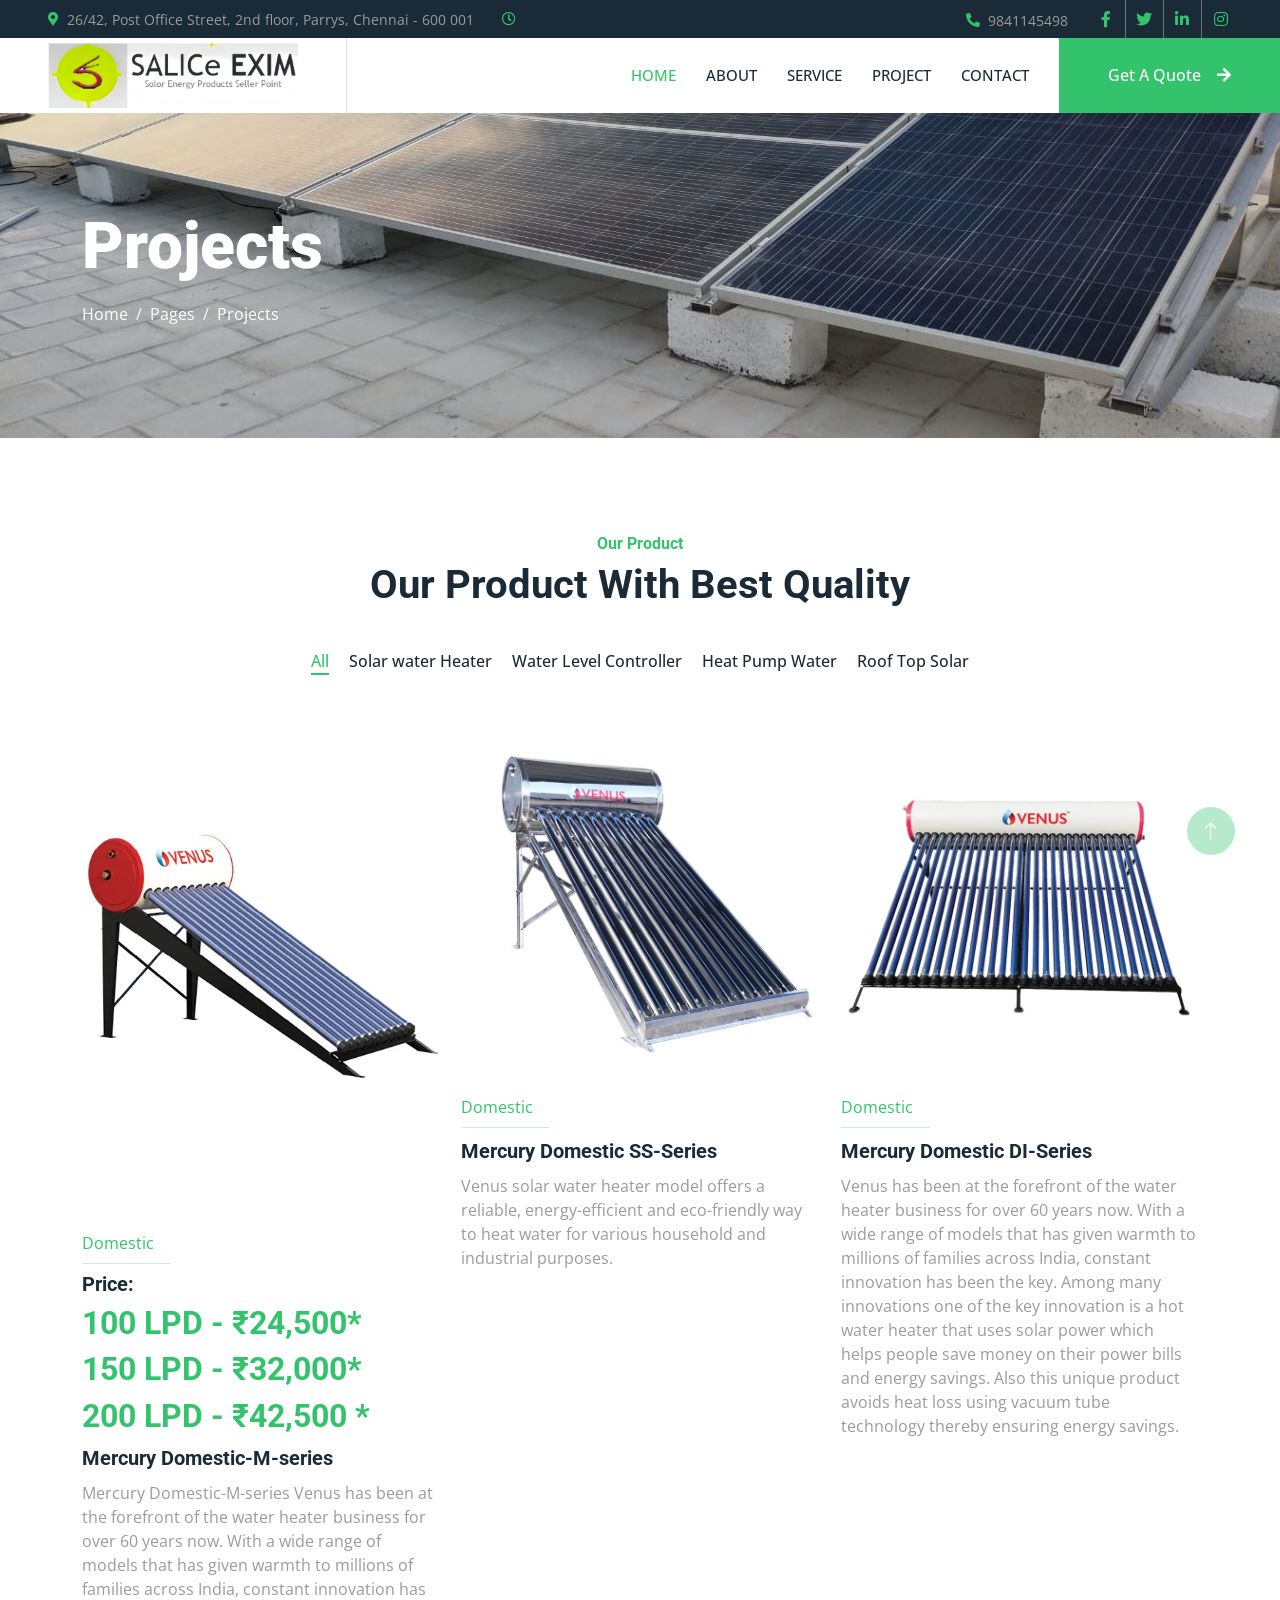
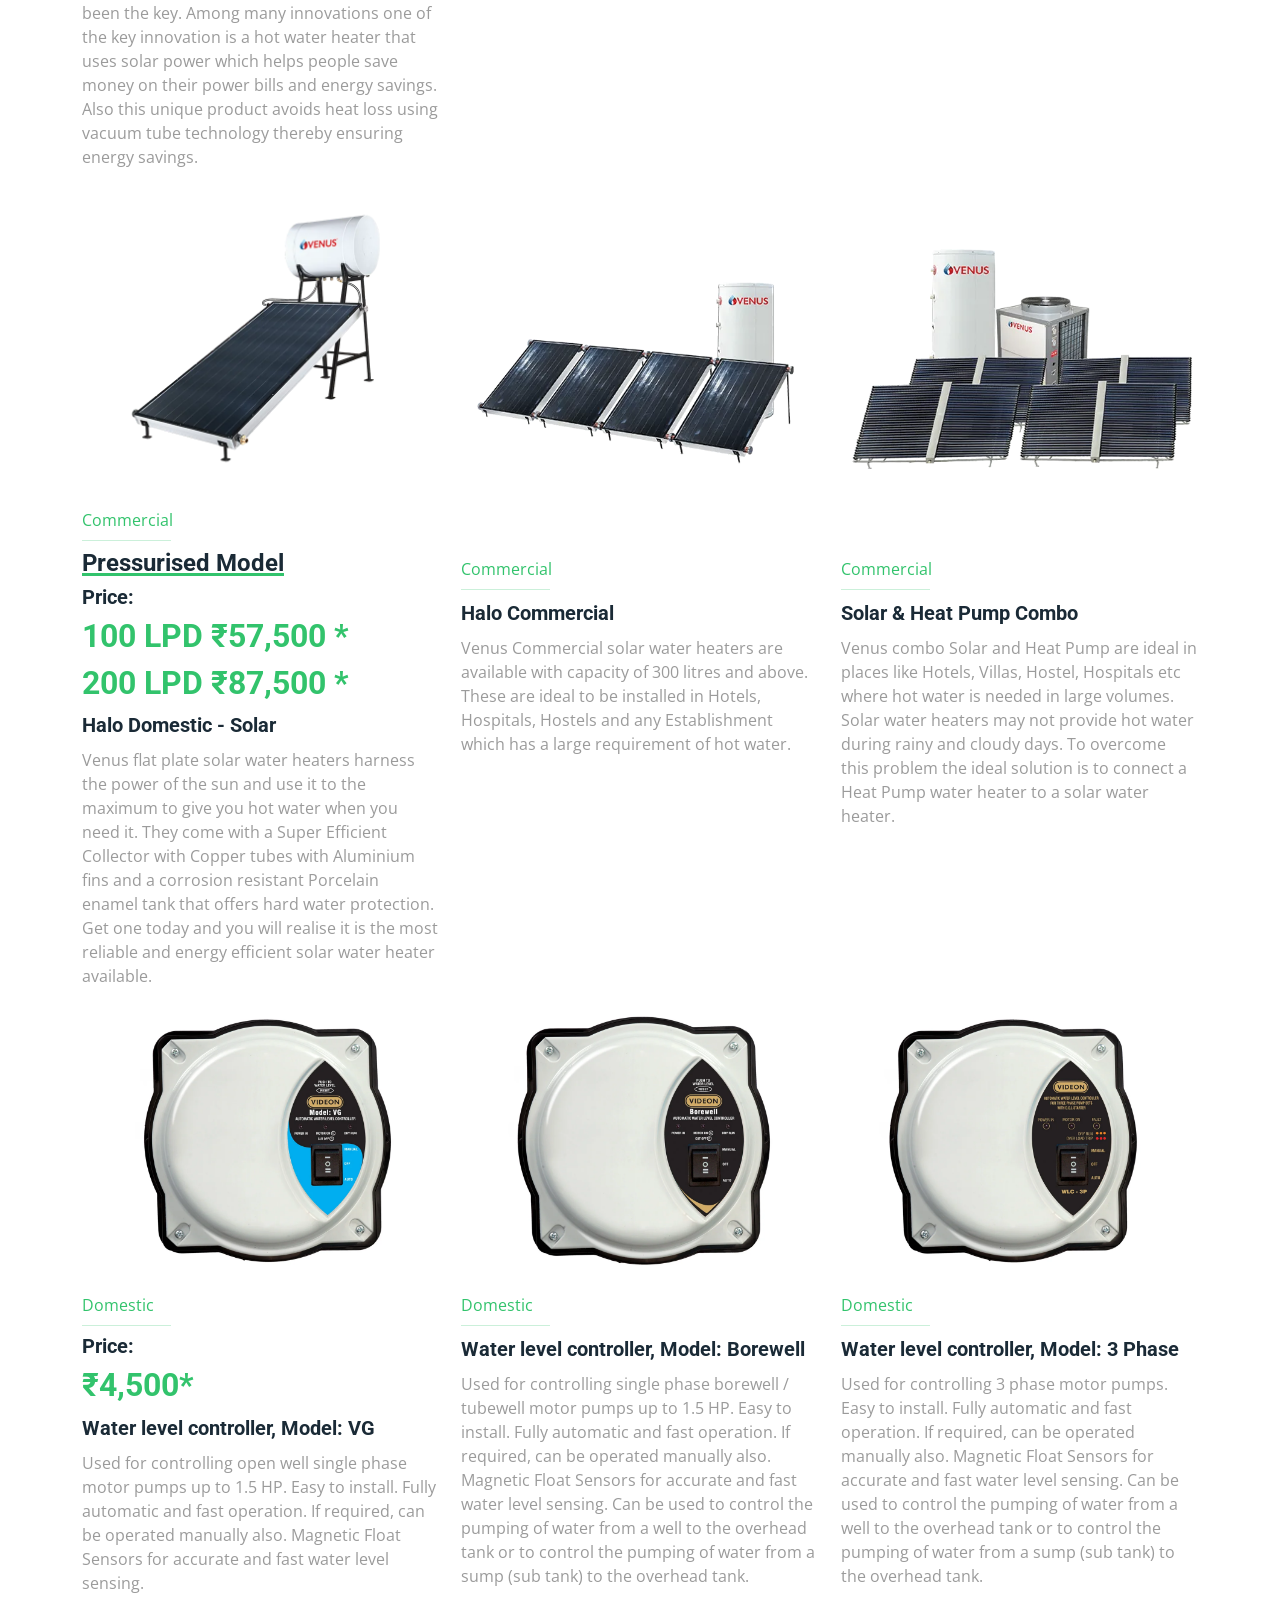
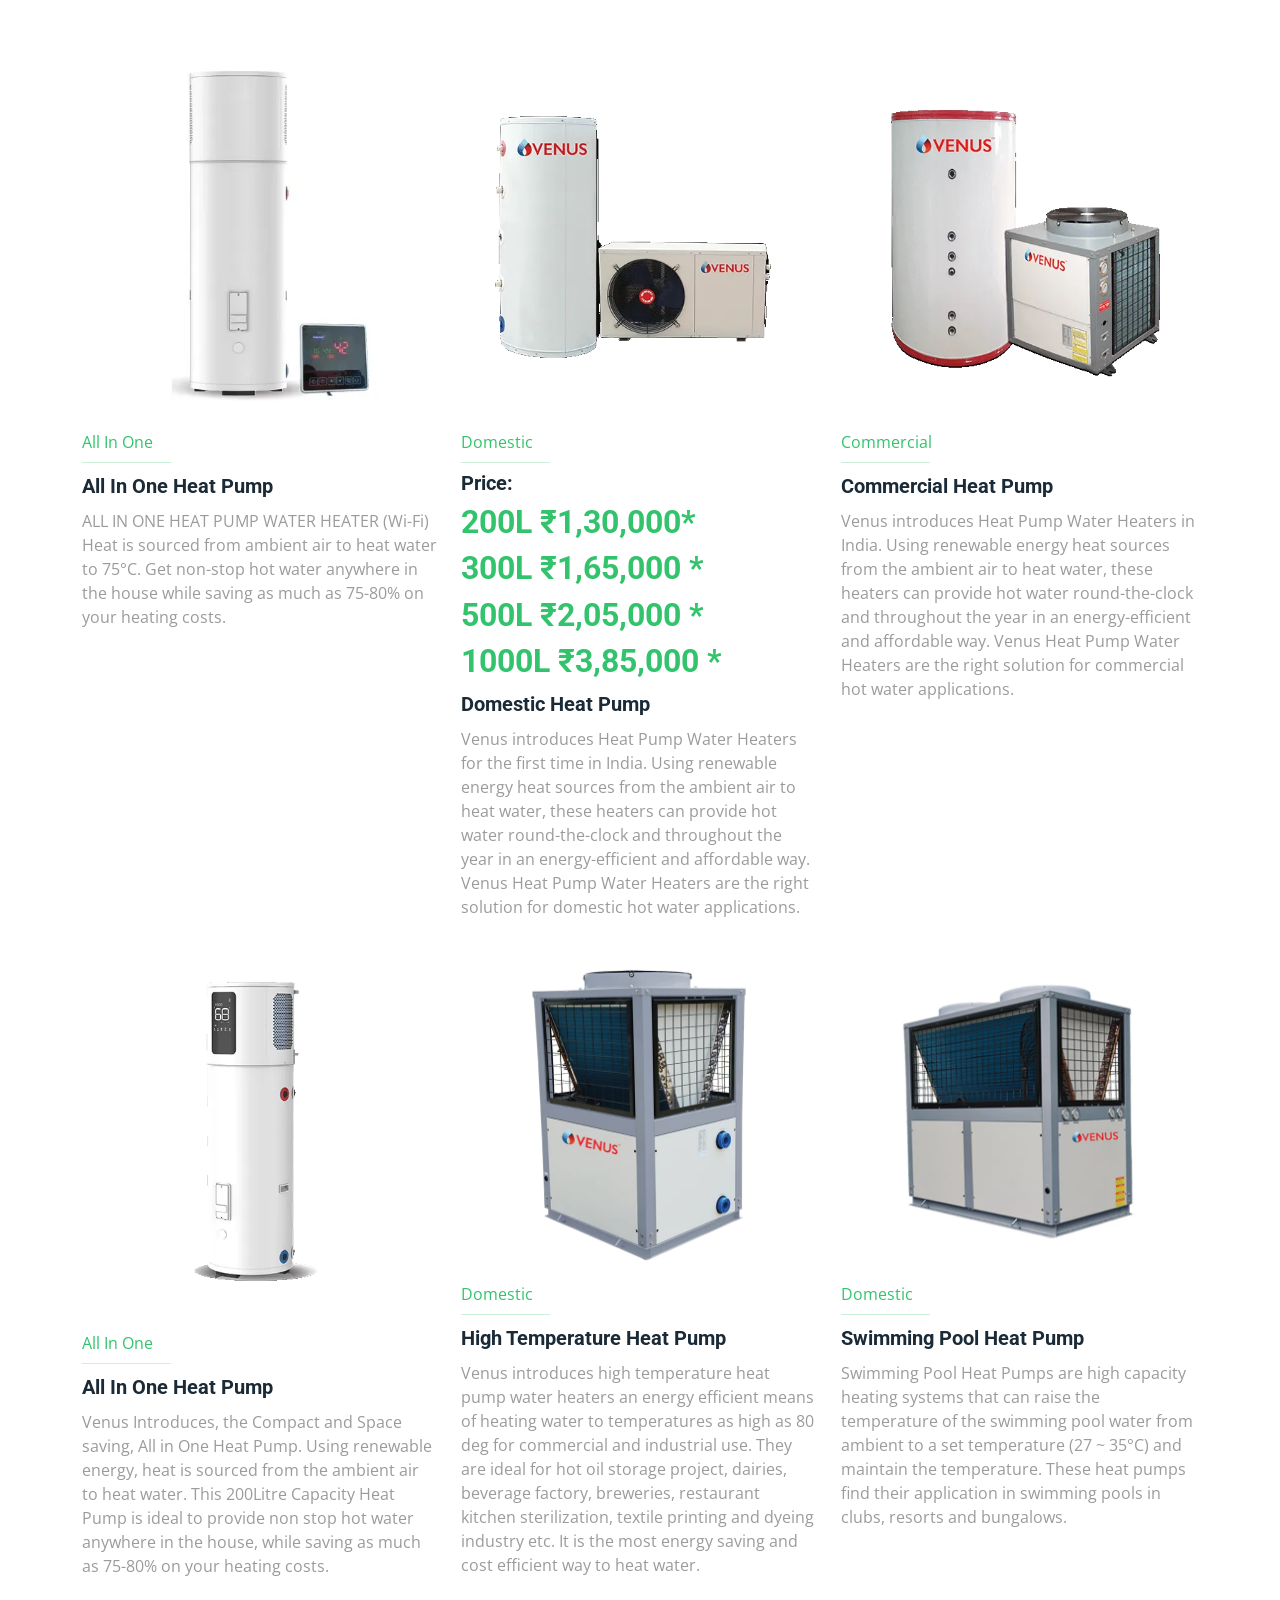
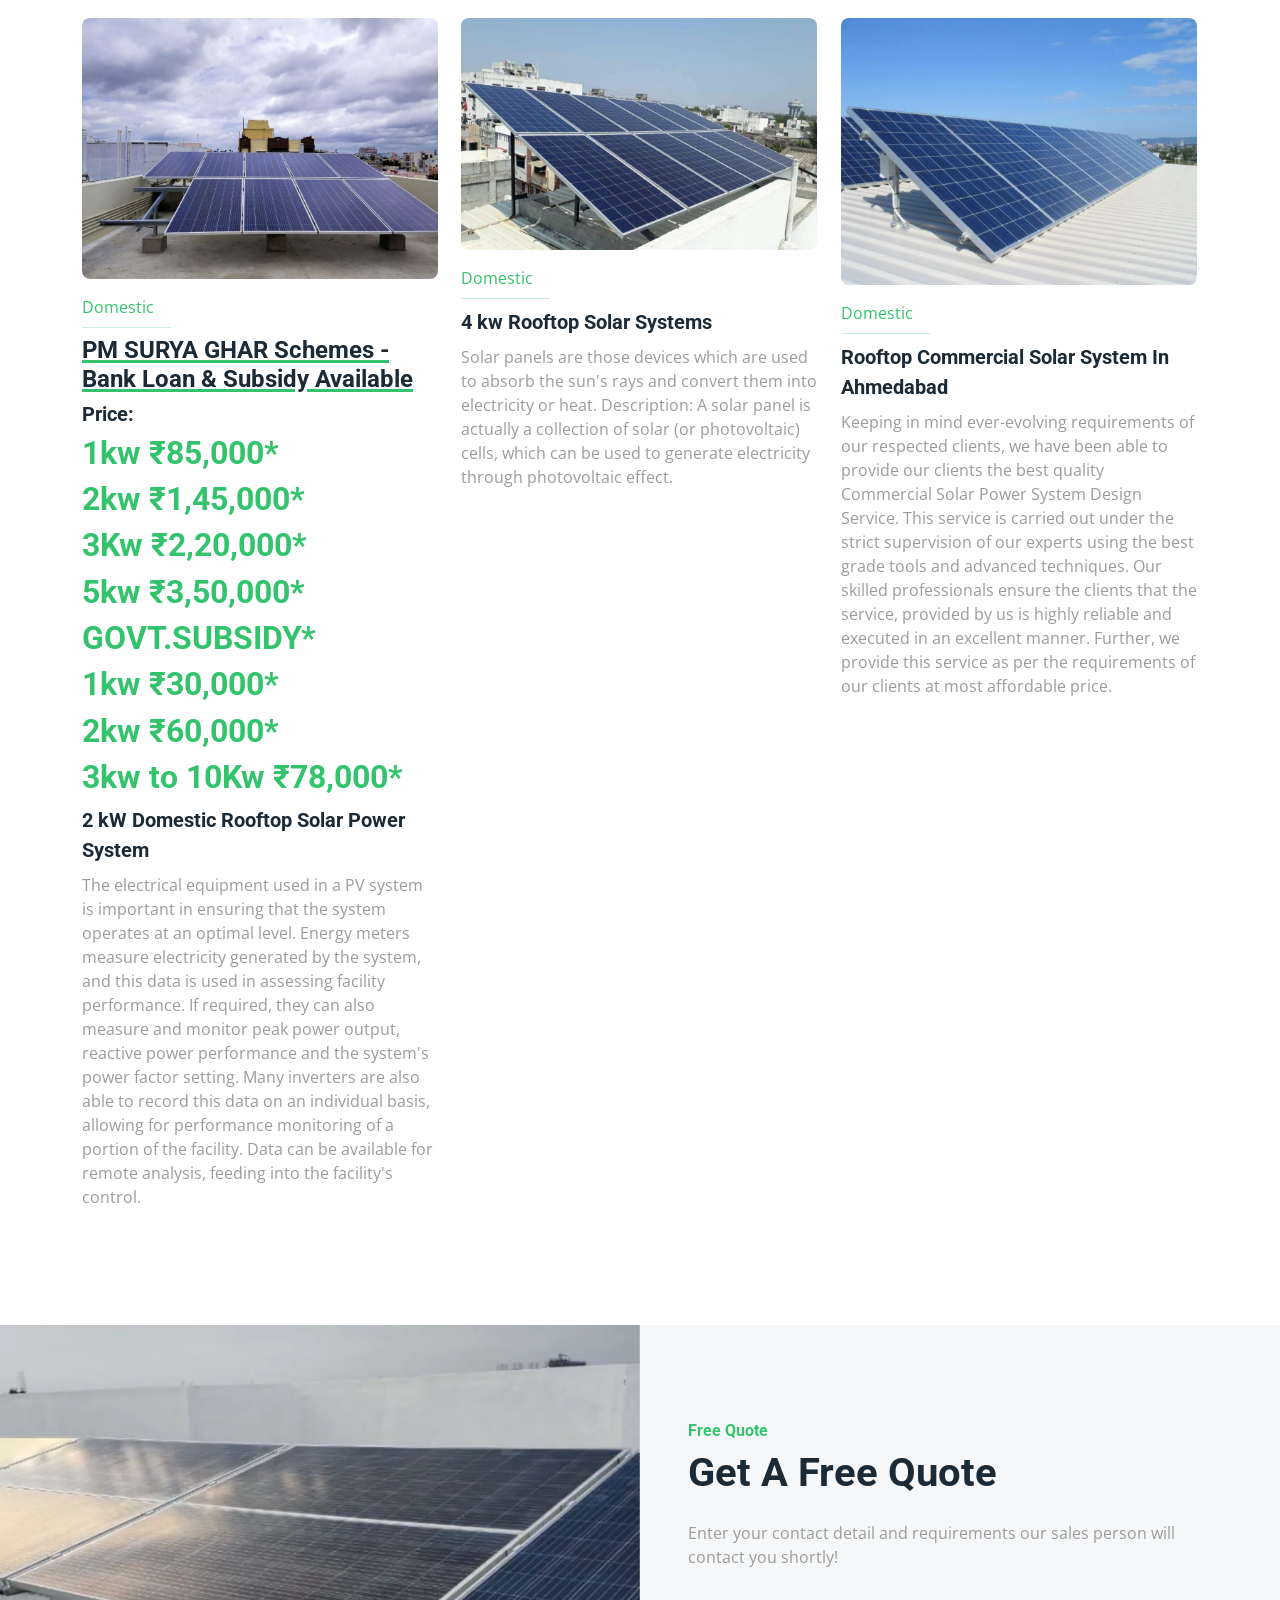
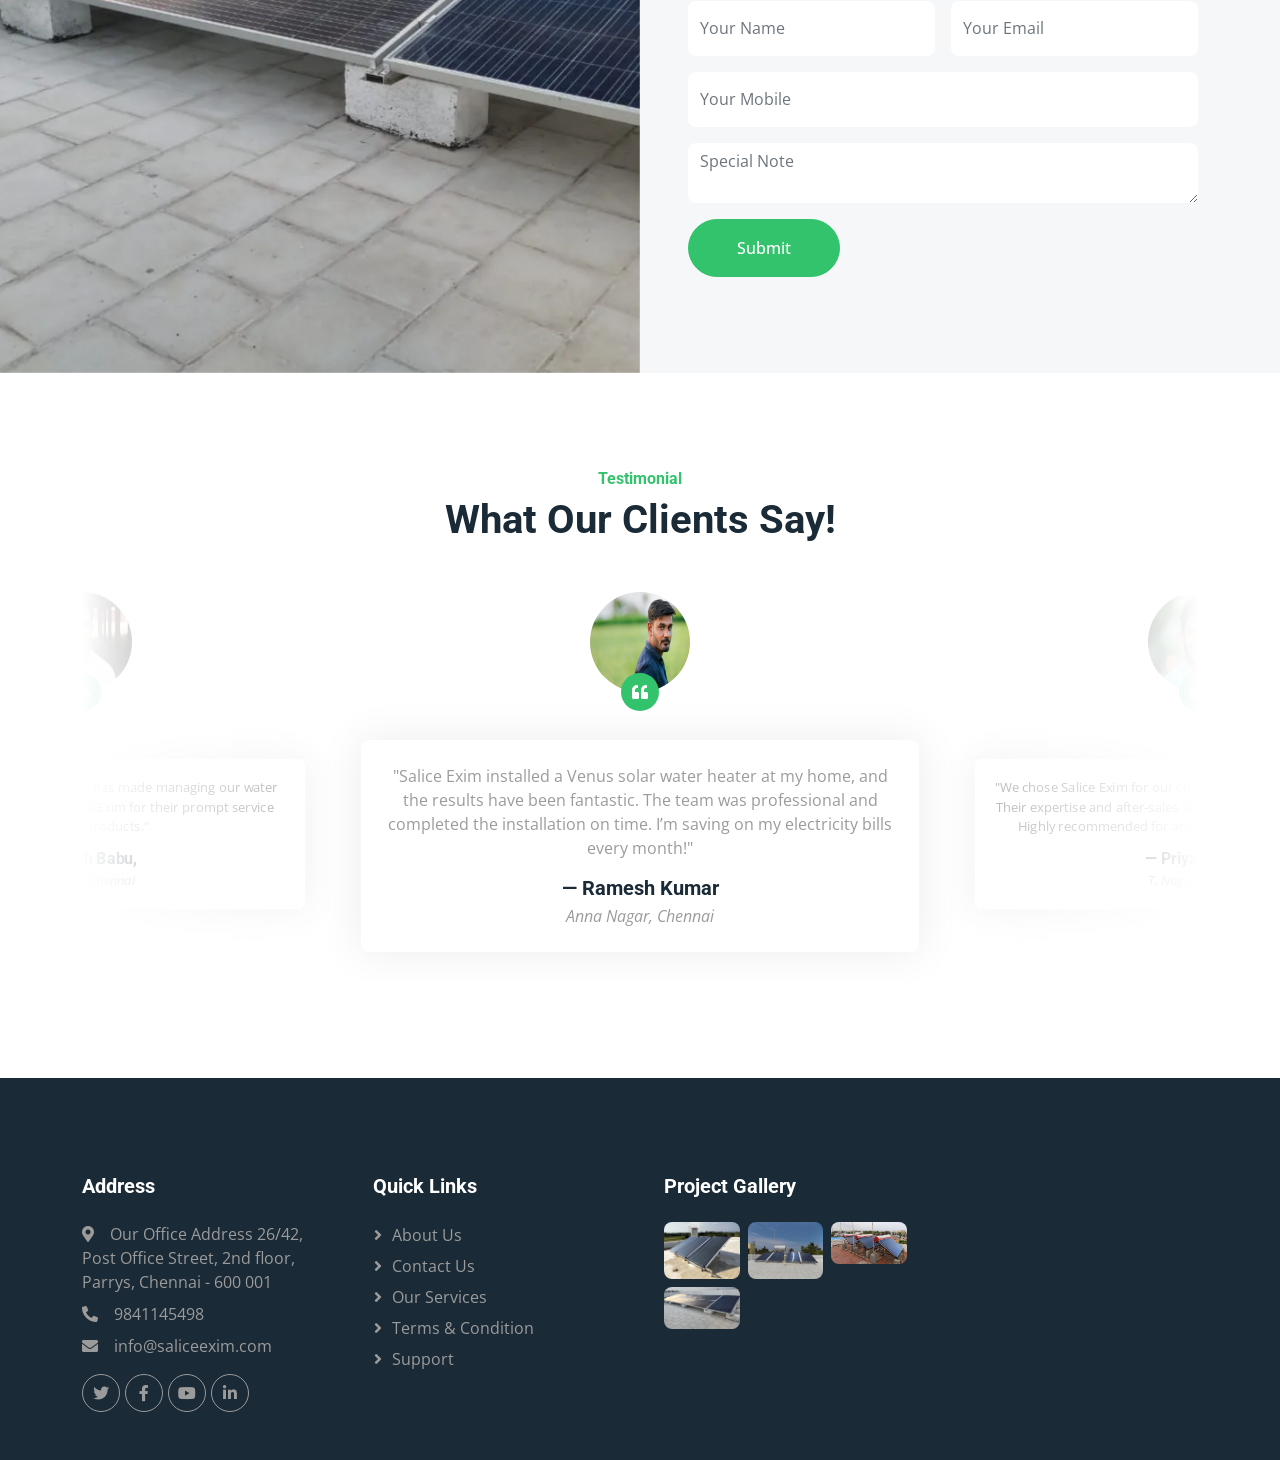
<file: project.html>
<!DOCTYPE html>
<html lang="en">

<head>
  <!-- Google Tag Manager -->
  <script>(function(w,d,s,l,i){w[l]=w[l]||[];w[l].push({'gtm.start':
  new Date().getTime(),event:'gtm.js'});var f=d.getElementsByTagName(s)[0],
  j=d.createElement(s),dl=l!='dataLayer'?'&l='+l:'';j.async=true;j.src=
  'https://www.googletagmanager.com/gtm.js?id='+i+dl;f.parentNode.insertBefore(j,f);
  })(window,document,'script','dataLayer','GTM-KQT5G82N');</script>
  <!-- End Google Tag Manager -->
    <meta charset="utf-8">
    <meta content="width=device-width, initial-scale=1.0" name="viewport">
    <title>Solar Water Heater &amp; Rooftop Solar Prices | Salice Exim</title>
    <meta name="description" content="Prices for Venus solar water heaters, heat pumps and PM Surya Ghar rooftop solar with subsidy, supplied and installed by Salice Exim.">
    <meta name="keywords" content="solar water heater Chennai, Venus solar water heater, solar water heater price, heat pump water heater, rooftop solar Chennai, water level controller, Salice Exim">
    <meta name="robots" content="index, follow, max-image-preview:large">
    <link rel="canonical" href="https://saliceexim.com/project.html">
    <link rel="alternate" hreflang="en-IN" href="https://saliceexim.com/project.html">
    <link rel="alternate" hreflang="x-default" href="https://saliceexim.com/project.html">

    <!-- Open Graph / Twitter -->
    <meta property="og:type" content="website">
    <meta property="og:site_name" content="Salice Exim">
    <meta property="og:locale" content="en_IN">
    <meta property="og:title" content="Solar Water Heater &amp; Rooftop Solar Prices | Salice Exim">
    <meta property="og:description" content="Prices for Venus solar water heaters, heat pumps and PM Surya Ghar rooftop solar with subsidy, supplied and installed by Salice Exim.">
    <meta property="og:url" content="https://saliceexim.com/project.html">
    <meta property="og:image" content="https://saliceexim.com/own_img/ch_main.jpeg">
    <meta property="og:image:width" content="1422">
    <meta property="og:image:height" content="800">
    <meta property="og:image:alt" content="Venus heat pump and solar water heater installation">
    <meta name="twitter:card" content="summary_large_image">
    <meta name="twitter:title" content="Solar Water Heater &amp; Rooftop Solar Prices | Salice Exim">
    <meta name="twitter:description" content="Prices for Venus solar water heaters, heat pumps and PM Surya Ghar rooftop solar with subsidy, supplied and installed by Salice Exim.">
    <meta name="twitter:image" content="https://saliceexim.com/own_img/ch_main.jpeg">

    <!-- Favicon -->
    <link rel="icon" href="favicon.ico" sizes="any">
    <link rel="icon" type="image/png" sizes="48x48" href="own_img/icons/favicon-48.png">
    <link rel="icon" type="image/png" sizes="96x96" href="own_img/icons/favicon-96.png">
    <link rel="apple-touch-icon" sizes="180x180" href="own_img/icons/apple-touch-icon.png">

    <!-- Google Web Fonts -->
    <link rel="preconnect" href="https://fonts.googleapis.com">
    <link rel="preconnect" href="https://fonts.gstatic.com" crossorigin>
    <link href="https://fonts.googleapis.com/css2?family=Open+Sans:wght@400;500&family=Roboto:wght@500;700;900&display=swap" rel="stylesheet"> 

    <!-- Icon Font Stylesheet -->
    <link href="https://cdnjs.cloudflare.com/ajax/libs/font-awesome/5.10.0/css/all.min.css" rel="stylesheet">
    <link href="https://cdn.jsdelivr.net/npm/bootstrap-icons@1.4.1/font/bootstrap-icons.css" rel="stylesheet">

    <!-- Libraries Stylesheet -->
    <link href="lib/animate/animate.min.css" rel="stylesheet">
    <link href="lib/owlcarousel/assets/owl.carousel.min.css" rel="stylesheet">
    <link href="lib/lightbox/css/lightbox.min.css" rel="stylesheet">

    <!-- Customized Bootstrap Stylesheet -->
    <link href="css/bootstrap.min.css" rel="stylesheet">

    <!-- Template Stylesheet -->
    <link href="css/style.css" rel="stylesheet">

    <script type="application/ld+json">
      {
        "@context": "https://schema.org",
        "@graph": [
          {
            "@type": "LocalBusiness",
            "@id": "https://saliceexim.com/#business",
            "name": "Salice Exim",
            "url": "https://saliceexim.com/",
            "logo": "https://saliceexim.com/own_img/logo_big.jpeg",
            "image": [
              "https://saliceexim.com/own_img/logo_big.jpeg",
              "https://saliceexim.com/own_img/ch_main.jpeg"
            ],
            "telephone": "+91-9841145498",
            "email": "info@saliceexim.com",
            "priceRange": "₹4,500 - ₹3,85,000",
            "address": {
              "@type": "PostalAddress",
              "streetAddress": "#26/42, Post Office Street, 2nd Floor, Parrys",
              "addressLocality": "Chennai",
              "addressRegion": "TN",
              "postalCode": "600001",
              "addressCountry": "IN"
            },
            "geo": {
              "@type": "GeoCoordinates",
              "latitude": 13.094343,
              "longitude": 80.287727
            },
            "areaServed": [
              {
                "@type": "City",
                "name": "Chennai"
              },
              {
                "@type": "State",
                "name": "Tamil Nadu"
              }
            ],
            "description": "Salice Exim is an exclusive dealer of Venus Solar Water Heaters and supplier of energy saving and industrial mineral products in Chennai, Tamil Nadu, offering quality products and after-sales service."
          },
          {
            "@type": "BreadcrumbList",
            "itemListElement": [
              {
                "@type": "ListItem",
                "position": 1,
                "name": "Home",
                "item": "https://saliceexim.com/"
              },
              {
                "@type": "ListItem",
                "position": 2,
                "name": "Projects",
                "item": "https://saliceexim.com/project.html"
              }
            ]
          }
        ]
      }
    </script>
</head>

<body>
  <!-- Google Tag Manager (noscript) -->
  <noscript><iframe src="https://www.googletagmanager.com/ns.html?id=GTM-KQT5G82N"
  height="0" width="0" style="display:none;visibility:hidden"></iframe></noscript>
  <!-- End Google Tag Manager (noscript) -->
    <!-- Spinner Start -->
    <div id="spinner" class="show bg-white position-fixed translate-middle w-100 vh-100 top-50 start-50 d-flex align-items-center justify-content-center">
        <div class="spinner-border text-primary" style="width: 3rem; height: 3rem;" role="status">
            <span class="sr-only">Loading...</span>
        </div>
    </div>
    <!-- Spinner End -->


    <!-- Topbar Start -->
    <div class="container-fluid bg-dark p-0">
        <div class="row gx-0 d-none d-lg-flex">
            <div class="col-lg-7 px-5 text-start">
                <div class="h-100 d-inline-flex align-items-center me-4">
                    <small class="fa fa-map-marker-alt text-primary me-2"></small>
                    <small>26/42, Post Office Street, 2nd floor, Parrys, Chennai - 600 001</small>
                </div>
                <div class="h-100 d-inline-flex align-items-center">
                    <small class="far fa-clock text-primary me-2"></small>
                    <!--                <small>Mon - Fri : 09.00 AM - 09.00 PM</small>-->
                </div>
            </div>
            <div class="col-lg-5 px-5 text-end">
                <div class="h-100 d-inline-flex align-items-center me-4">
                    <small class="fa fa-phone-alt text-primary me-2"></small>
                    <small>9841145498</small>
                </div>
                <div class="h-100 d-inline-flex align-items-center mx-n2">
                    <a class="btn btn-square btn-link rounded-0 border-0 border-end border-secondary" href=""><i
                            class="fab fa-facebook-f"></i></a>
                    <a class="btn btn-square btn-link rounded-0 border-0 border-end border-secondary" href=""><i
                            class="fab fa-twitter"></i></a>
                    <a class="btn btn-square btn-link rounded-0 border-0 border-end border-secondary" href=""><i
                            class="fab fa-linkedin-in"></i></a>
                    <a class="btn btn-square btn-link rounded-0" href=""><i class="fab fa-instagram"></i></a>
                </div>
            </div>
        </div>
    </div>
    <!-- Topbar End -->


    <!-- Navbar Start -->
<nav class="navbar navbar-expand-lg bg-white navbar-light sticky-top p-0">
    <a href="index.html" class="navbar-brand d-flex align-items-center border-end px-4 px-lg-5">
<!--        <h2 class="m-0 text-primary">SALICe EXIM</h2>-->
        <img class="main_logo" src="own_img/opt/logo_big.webp" alt="Salice Exim solar energy products seller logo" >
    </a>
    <button type="button" class="navbar-toggler me-4" data-bs-toggle="collapse" data-bs-target="#navbarCollapse">
        <span class="navbar-toggler-icon"></span>
    </button>
    <div class="collapse navbar-collapse" id="navbarCollapse">
        <div class="navbar-nav ms-auto p-4 p-lg-0">
            <a href="index.html" class="nav-item nav-link active">Home</a>
            <a href="about.html" class="nav-item nav-link">About</a>
            <a href="service.html" class="nav-item nav-link">Service</a>
            <a href="project.html" class="nav-item nav-link">Project</a>
            <!-- <div class="nav-item dropdown">
                <a href="#" class="nav-link dropdown-toggle" data-bs-toggle="dropdown">Pages</a>
                <div class="dropdown-menu bg-light m-0">
                    <a href="feature.html" class="dropdown-item">Feature</a>
                    <a href="quote.html" class="dropdown-item">Free Quote</a>
                    <a href="team.html" class="dropdown-item">Our Team</a>
                    <a href="testimonial.html" class="dropdown-item">Testimonial</a>
                    <a href="404.html" class="dropdown-item">404 Page</a>
                </div>
            </div> -->
            <a href="contact.html" class="nav-item nav-link">Contact</a>
        </div>
        <a href="https://wa.me/919841145498" class="btn btn-primary rounded-0 py-4 px-lg-5 d-none d-lg-block">Get A Quote<i
                class="fa fa-arrow-right ms-3"></i></a>
    </div>
</nav>
    <!-- Navbar End -->


    <!-- Page Header Start -->
    <div class="container-fluid page-header py-5 mb-5">
        <div class="container py-5">
            <h1 class="display-3 text-white mb-3 animated slideInDown">Projects</h1>
            <nav aria-label="breadcrumb animated slideInDown">
                <ol class="breadcrumb">
                    <li class="breadcrumb-item"><a class="text-white" href="#">Home</a></li>
                    <li class="breadcrumb-item"><a class="text-white" href="#">Pages</a></li>
                    <li class="breadcrumb-item text-white active" aria-current="page">Projects</li>
                </ol>
            </nav>
        </div>
    </div>
    <!-- Page Header End -->


    <!-- Projects Start -->
    <div class="container-xxl py-5">
        <div class="container">
            <div class="text-center mx-auto mb-5 wow fadeInUp" data-wow-delay="0.1s" style="max-width: 600px;">
                <p class="h6 text-primary">Our Product</p>
                <h2 class="h1 mb-4 text-capitalize">Our Product with best quality </h2>
            </div>
            <div class="row mt-n2 wow fadeInUp" data-wow-delay="0.3s">
                <div class="col-12 text-center">
                    <ul class="list-inline mb-5" id="portfolio-flters">
                        <li class="mx-2 active" data-filter="*">All</li>
                        <li class="mx-2" data-filter=".Solar_water_Heater">Solar water Heater</li>
                        <li class="mx-2" data-filter=".Water_Level_Controller">Water Level Controller</li>
                        <li class="mx-2" data-filter=".Heat_Pump_Water">Heat Pump Water</li>
                        <li class="mx-2" data-filter=".Roof_Top_Solar">Roof Top Solar</li>
                    </ul>
                </div>
            </div>

            <div class="row g-4 portfolio-container wow fadeInUp" data-wow-delay="0.5s">

                <!--            solar water heater-->
                <div class="col-lg-4 col-md-6 portfolio-item Solar_water_Heater">
                    <div class="portfolio-img rounded overflow-hidden">
                        <img class="img-fluid pro_img" src="own_img/opt/pro_1.webp" alt="Venus Mercury Domestic M-series solar water heater">
                        <div class="portfolio-btn">
                            <a class="btn btn-lg-square btn-outline-light rounded-circle mx-1" href="own_img/pro_1.jpg"
                               data-lightbox="portfolio"><i class="fa fa-eye"></i></a>
                            <a class="btn btn-lg-square btn-outline-light rounded-circle mx-1" href=""><i
                                    class="fa fa-link"></i></a>
                        </div>
                    </div>
                    <div class="pt-3">
                        <p class="text-primary mb-0">Domestic</p>
                        <hr class="text-primary w-25 my-2">
                        <div class="price">
                            <p class="h5">Price:</p>
                            <p class="h2">100 LPD - ₹24,500</p>
                            <p class="h2"> 150 LPD - ₹32,000</p>
                            <p class="h2"> 200 LPD - ₹42,500 </p>
                        </div>
                        <h3 class="h5 lh-base">Mercury Domestic-M-series</h3>
                        <p>
                            Mercury Domestic-M-series
                            Venus has been at the forefront of the water heater business for over 60 years now. With a
                            wide range of models that has given warmth to millions of families across India, constant
                            innovation has been the key. Among many innovations one of the key innovation is a hot water
                            heater that uses solar power which helps people save money on their power bills and energy
                            savings. Also this unique product avoids heat loss using vacuum tube technology thereby
                            ensuring energy savings.</p>
                    </div>
                </div>

                <div class="col-lg-4 col-md-6 portfolio-item Solar_water_Heater">
                    <div class="portfolio-img rounded overflow-hidden">
                        <img class="img-fluid pro_img" src="own_img/opt/pro_2.webp" alt="Venus Mercury Domestic SS-series solar water heater">
                        <div class="portfolio-btn">
                            <a class="btn btn-lg-square btn-outline-light rounded-circle mx-1" href="own_img/pro_2.jpg"
                               data-lightbox="portfolio"><i class="fa fa-eye"></i></a>
                            <a class="btn btn-lg-square btn-outline-light rounded-circle mx-1" href=""><i
                                    class="fa fa-link"></i></a>
                        </div>
                    </div>
                    <div class="pt-3">
                        <p class="text-primary mb-0">Domestic</p>
                        <hr class="text-primary w-25 my-2">
                        <h3 class="h5 lh-base">Mercury Domestic SS-Series
                        </h3>
                        <p>Venus solar water heater model offers a reliable, energy-efficient and eco-friendly way to heat
                            water for various household and industrial purposes.

                        </p>
                    </div>
                </div>

                <div class="col-lg-4 col-md-6 portfolio-item Solar_water_Heater">
                    <div class="portfolio-img rounded overflow-hidden">
                        <img class="img-fluid" src="own_img/opt/pro_3.webp" alt="Venus Mercury Domestic DI-series solar water heater">
                        <div class="portfolio-btn">
                            <a class="btn btn-lg-square btn-outline-light rounded-circle mx-1" href="img/img-600x400-4.jpg"
                               data-lightbox="portfolio"><i class="fa fa-eye"></i></a>
                            <a class="btn btn-lg-square btn-outline-light rounded-circle mx-1" href=""><i
                                    class="fa fa-link"></i></a>
                        </div>
                    </div>
                    <div class="pt-3">
                        <p class="text-primary mb-0">Domestic</p>
                        <hr class="text-primary w-25 my-2">
                        <h3 class="h5 lh-base">Mercury Domestic DI-Series
                        </h3>
                        <p>Venus has been at the forefront of the water heater business for over 60 years now. With a wide
                            range of models that has given warmth to millions of families across India, constant innovation
                            has been the key. Among many innovations one of the key innovation is a hot water heater that
                            uses solar power which helps people save money on their power bills and energy savings. Also
                            this unique product avoids heat loss using vacuum tube technology thereby ensuring energy
                            savings.</p>
                    </div>
                </div>

                <div class="col-lg-4 col-md-6 portfolio-item Solar_water_Heater">
                    <div class="portfolio-img rounded overflow-hidden">
                        <img class="img-fluid" src="own_img/opt/pro_4.webp" alt="Venus Halo Domestic pressurised flat plate solar water heater">
                        <div class="portfolio-btn">
                            <a class="btn btn-lg-square btn-outline-light rounded-circle mx-1" href="img/img-600x400-3.jpg"
                               data-lightbox="portfolio"><i class="fa fa-eye"></i></a>
                            <a class="btn btn-lg-square btn-outline-light rounded-circle mx-1" href=""><i
                                    class="fa fa-link"></i></a>
                        </div>
                    </div>
                    <div class="pt-3">
                        <p class="text-primary mb-0">Commercial</p>
                        <hr class="text-primary w-25 my-2">
                        <div class="price">
                            <p class="h4">Pressurised Model</p>
                            <p class="h5">Price:</p>
                            <p class="h2">100 LPD ₹57,500 </p>
                            <p class="h2">200 LPD ₹87,500 </p>
                        </div>
                        <h3 class="h5 lh-base">Halo Domestic - Solar
                        </h3>
                        <p>Venus flat plate solar water heaters harness the power of the sun and use it to the maximum to
                            give you hot water when you need it. They come with a Super Efficient Collector with Copper
                            tubes with Aluminium fins and a corrosion resistant Porcelain enamel tank that offers hard water
                            protection. Get one today and you will realise it is the most reliable and energy efficient
                            solar water heater available.

                        </p>
                    </div>
                </div>

                <div class="col-lg-4 col-md-6 portfolio-item Solar_water_Heater">
                    <div class="portfolio-img rounded overflow-hidden">
                        <img class="img-fluid" src="own_img/opt/pro_5.webp" alt="Venus Halo Commercial solar water heater">
                        <div class="portfolio-btn">
                            <a class="btn btn-lg-square btn-outline-light rounded-circle mx-1" href="img/img-600x400-2.jpg"
                               data-lightbox="portfolio"><i class="fa fa-eye"></i></a>
                            <a class="btn btn-lg-square btn-outline-light rounded-circle mx-1" href=""><i
                                    class="fa fa-link"></i></a>
                        </div>
                    </div>
                    <div class="pt-3">
                        <p class="text-primary mb-0">Commercial</p>
                        <hr class="text-primary w-25 my-2">
                        <h3 class="h5 lh-base">Halo Commercial
                        </h3>
                        <p>Venus Commercial solar water heaters are available with capacity of 300 litres and above. These
                            are ideal to be installed in Hotels, Hospitals, Hostels and any Establishment which has a large
                            requirement of hot water.
                        </p>
                    </div>
                </div>

                <div class="col-lg-4 col-md-6 portfolio-item Solar_water_Heater">
                    <div class="portfolio-img rounded overflow-hidden">
                        <img class="img-fluid" src="own_img/opt/pro_6.webp" alt="Venus solar and heat pump combo water heater">
                        <div class="portfolio-btn">
                            <a class="btn btn-lg-square btn-outline-light rounded-circle mx-1" href="img/img-600x400-1.jpg"
                               data-lightbox="portfolio"><i class="fa fa-eye"></i></a>
                            <a class="btn btn-lg-square btn-outline-light rounded-circle mx-1" href=""><i
                                    class="fa fa-link"></i></a>
                        </div>
                    </div>
                    <div class="pt-3">
                        <p class="text-primary mb-0">Commercial</p>
                        <hr class="text-primary w-25 my-2">
                        <h3 class="h5 lh-base">Solar & Heat Pump Combo
                        </h3>
                        <p>Venus combo Solar and Heat Pump are ideal in places like Hotels, Villas, Hostel, Hospitals etc
                            where hot water is needed in large volumes. Solar water heaters may not provide hot water during
                            rainy and cloudy days. To overcome this problem the ideal solution is to connect a Heat Pump
                            water heater to a solar water heater.</p>
                    </div>
                </div>

                <!--            solar water heater ended-->


                <!--            water level controller starts -->
                <div class="col-lg-4 col-md-6 portfolio-item Water_Level_Controller">
                    <div class="portfolio-img rounded overflow-hidden">
                        <img class="img-fluid pro_img" src="own_img/pro_7.webp" alt="Water level controller Model VG">
                        <div class="portfolio-btn">
                            <a class="btn btn-lg-square btn-outline-light rounded-circle mx-1" href="own_img/pro_1.jpg"
                               data-lightbox="portfolio"><i class="fa fa-eye"></i></a>
                            <a class="btn btn-lg-square btn-outline-light rounded-circle mx-1" href=""><i
                                    class="fa fa-link"></i></a>
                        </div>
                    </div>
                    <div class="pt-3">
                        <p class="text-primary mb-0">Domestic</p>
                        <hr class="text-primary w-25 my-2">
                        <div class="price">
                            <p class="h5">Price:</p>
                            <p class="h2">₹4,500</p>

                        </div>

                        <h3 class="h5 lh-base">Water level controller, Model: VG
                        </h3>
                        <p>
                            Used for controlling open well single phase motor pumps up to 1.5 HP.

                            Easy to install. Fully automatic and fast operation. If required, can be operated manually also.

                            Magnetic Float Sensors for accurate and fast water level sensing.

                        </p>
                    </div>
                </div>

                <div class="col-lg-4 col-md-6 portfolio-item Water_Level_Controller">
                    <div class="portfolio-img rounded overflow-hidden">
                        <img class="img-fluid pro_img" src="own_img/pro_8.webp" alt="Water level controller Model Borewell">
                        <div class="portfolio-btn">
                            <a class="btn btn-lg-square btn-outline-light rounded-circle mx-1" href="own_img/pro_2.jpg"
                               data-lightbox="portfolio"><i class="fa fa-eye"></i></a>
                            <a class="btn btn-lg-square btn-outline-light rounded-circle mx-1" href=""><i
                                    class="fa fa-link"></i></a>
                        </div>
                    </div>
                    <div class="pt-3">
                        <p class="text-primary mb-0">Domestic</p>
                        <hr class="text-primary w-25 my-2">
                        <h3 class="h5 lh-base">Water level controller, Model: Borewell
                        </h3>
                        <p>Used for controlling single phase borewell / tubewell motor pumps up to 1.5 HP.

                            Easy to install. Fully automatic and fast operation. If required, can be operated manually also.

                            Magnetic Float Sensors for accurate and fast water level sensing.

                            Can be used to control the pumping of water from a well to the overhead tank or to control the
                            pumping of water from a sump (sub tank) to the overhead tank.

                        </p>
                    </div>
                </div>

                <div class="col-lg-4 col-md-6 portfolio-item Water_Level_Controller">
                    <div class="portfolio-img rounded overflow-hidden">
                        <img class="img-fluid" src="own_img/pro_9.webp" alt="Water level controller 3 Phase model">
                        <div class="portfolio-btn">
                            <a class="btn btn-lg-square btn-outline-light rounded-circle mx-1" href="img/img-600x400-4.jpg"
                               data-lightbox="portfolio"><i class="fa fa-eye"></i></a>
                            <a class="btn btn-lg-square btn-outline-light rounded-circle mx-1" href=""><i
                                    class="fa fa-link"></i></a>
                        </div>
                    </div>
                    <div class="pt-3">
                        <p class="text-primary mb-0">Domestic</p>
                        <hr class="text-primary w-25 my-2">
                        <h3 class="h5 lh-base">Water level controller, Model: 3 Phase

                        </h3>
                        <p>Used for controlling 3 phase motor pumps.

                            Easy to install. Fully automatic and fast operation. If required, can be operated manually also.

                            Magnetic Float Sensors for accurate and fast water level sensing.

                            Can be used to control the pumping of water from a well to the overhead tank or to control the
                            pumping of water from a sump (sub tank) to the overhead tank.

                        </p>
                    </div>
                </div>

                <!--            water level controller ended-->

                <!--            Heat Pump Water Heater starts -->
                <div class="col-lg-4 col-md-6 portfolio-item Heat_Pump_Water">
                    <div class="portfolio-img rounded overflow-hidden">
                        <img class="img-fluid pro_img" src="own_img/opt/pro_10.webp" alt="Venus All In One heat pump water heater with Wi-Fi">
                        <div class="portfolio-btn">
                            <a class="btn btn-lg-square btn-outline-light rounded-circle mx-1" href="own_img/pro_1.jpg"
                               data-lightbox="portfolio"><i class="fa fa-eye"></i></a>
                            <a class="btn btn-lg-square btn-outline-light rounded-circle mx-1" href=""><i
                                    class="fa fa-link"></i></a>
                        </div>
                    </div>
                    <div class="pt-3">
                        <p class="text-primary mb-0">All In One</p>
                        <hr class="text-primary w-25 my-2">

                        <h3 class="h5 lh-base">All In One Heat Pump

                        </h3>
                        <p>
                            ALL IN ONE HEAT PUMP WATER HEATER (Wi-Fi) Heat is sourced from ambient air to heat water to
                            75°C. Get non-stop hot water anywhere in the house while saving as much as 75-80% on your
                            heating costs.

                        </p>
                    </div>
                </div>

                <div class="col-lg-4 col-md-6 portfolio-item Heat_Pump_Water">
                    <div class="portfolio-img rounded overflow-hidden">
                        <img class="img-fluid pro_img" src="own_img/opt/pro_11.webp" alt="Venus domestic heat pump water heater">
                        <div class="portfolio-btn">
                            <a class="btn btn-lg-square btn-outline-light rounded-circle mx-1" href="own_img/pro_2.jpg"
                               data-lightbox="portfolio"><i class="fa fa-eye"></i></a>
                            <a class="btn btn-lg-square btn-outline-light rounded-circle mx-1" href=""><i
                                    class="fa fa-link"></i></a>
                        </div>
                    </div>
                    <div class="pt-3">
                        <p class="text-primary mb-0">Domestic</p>
                        <hr class="text-primary w-25 my-2">
                        <div class="price">
                            <p class="h5">Price:</p>
                            <p class="h2">200L ₹1,30,000</p>
                            <p class="h2">300L  ₹1,65,000 </p>
                            <p class="h2">500L ₹2,05,000 </p>
                            <p class="h2">1000L ₹3,85,000 </p>
                        </div>
                        <h3 class="h5 lh-base">Domestic Heat Pump

                        </h3>
                        <p>Venus introduces Heat Pump Water Heaters for the first time in India. Using renewable energy heat
                            sources from the ambient air to heat water, these heaters can provide hot water round-the-clock
                            and throughout the year in an energy-efficient and affordable way. Venus Heat Pump Water Heaters
                            are the right solution for domestic hot water applications.


                        </p>
                    </div>
                </div>

                <div class="col-lg-4 col-md-6 portfolio-item Heat_Pump_Water">
                    <div class="portfolio-img rounded overflow-hidden">
                        <img class="img-fluid" src="own_img/opt/pro_12.webp" alt="Venus commercial heat pump water heater">
                        <div class="portfolio-btn">
                            <a class="btn btn-lg-square btn-outline-light rounded-circle mx-1" href="img/img-600x400-4.jpg"
                               data-lightbox="portfolio"><i class="fa fa-eye"></i></a>
                            <a class="btn btn-lg-square btn-outline-light rounded-circle mx-1" href=""><i
                                    class="fa fa-link"></i></a>
                        </div>
                    </div>
                    <div class="pt-3">
                        <p class="text-primary mb-0">Commercial</p>
                        <hr class="text-primary w-25 my-2">
                        <h3 class="h5 lh-base">Commercial Heat Pump


                        </h3>
                        <p>Venus introduces Heat Pump Water Heaters in India. Using renewable energy heat sources from the
                            ambient air to heat water, these heaters can provide hot water round-the-clock and throughout
                            the year in an energy-efficient and affordable way. Venus Heat Pump Water Heaters are the right
                            solution for commercial hot water applications.


                        </p>
                    </div>
                </div>

                <div class="col-lg-4 col-md-6 portfolio-item Heat_Pump_Water">
                    <div class="portfolio-img rounded overflow-hidden">
                        <img class="img-fluid pro_img" src="own_img/opt/pro_13.webp" alt="Venus All In One heat pump, 200 litre">
                        <div class="portfolio-btn">
                            <a class="btn btn-lg-square btn-outline-light rounded-circle mx-1" href="own_img/pro_1.jpg"
                               data-lightbox="portfolio"><i class="fa fa-eye"></i></a>
                            <a class="btn btn-lg-square btn-outline-light rounded-circle mx-1" href=""><i
                                    class="fa fa-link"></i></a>
                        </div>
                    </div>
                    <div class="pt-3">
                        <p class="text-primary mb-0">All In One</p>
                        <hr class="text-primary w-25 my-2">

                        <h3 class="h5 lh-base">All In One Heat Pump

                        </h3>
                        <p>
                            Venus Introduces, the Compact and Space saving, All in One Heat Pump. Using renewable energy,
                            heat is sourced from the ambient air to heat water. This 200Litre Capacity Heat Pump is ideal to
                            provide non stop hot water anywhere in the house, while saving as much as 75-80% on your heating
                            costs.


                        </p>
                    </div>
                </div>

                <div class="col-lg-4 col-md-6 portfolio-item Heat_Pump_Water">
                    <div class="portfolio-img rounded overflow-hidden">
                        <img class="img-fluid pro_img" src="own_img/opt/pro_14.webp" alt="Venus high temperature heat pump water heater">
                        <div class="portfolio-btn">
                            <a class="btn btn-lg-square btn-outline-light rounded-circle mx-1" href="own_img/pro_2.jpg"
                               data-lightbox="portfolio"><i class="fa fa-eye"></i></a>
                            <a class="btn btn-lg-square btn-outline-light rounded-circle mx-1" href=""><i
                                    class="fa fa-link"></i></a>
                        </div>
                    </div>
                    <div class="pt-3">
                        <p class="text-primary mb-0">Domestic</p>
                        <hr class="text-primary w-25 my-2">
                        <h3 class="h5 lh-base">High Temperature Heat Pump
                        </h3>
                        <p>Venus introduces high temperature heat pump water heaters an energy efficient means of heating
                            water to temperatures as high as 80 deg for commercial and industrial use. They are ideal for
                            hot oil storage project, dairies, beverage factory, breweries, restaurant kitchen sterilization,
                            textile printing and dyeing industry etc. It is the most energy saving and cost efficient way to
                            heat water.


                        </p>
                    </div>
                </div>

                <div class="col-lg-4 col-md-6 portfolio-item Heat_Pump_Water">
                    <div class="portfolio-img rounded overflow-hidden">
                        <img class="img-fluid" src="own_img/opt/pro15.webp" alt="Venus swimming pool heat pump">
                        <div class="portfolio-btn">
                            <a class="btn btn-lg-square btn-outline-light rounded-circle mx-1" href="img/img-600x400-4.jpg"
                               data-lightbox="portfolio"><i class="fa fa-eye"></i></a>
                            <a class="btn btn-lg-square btn-outline-light rounded-circle mx-1" href=""><i
                                    class="fa fa-link"></i></a>
                        </div>
                    </div>
                    <div class="pt-3">
                        <p class="text-primary mb-0">Domestic</p>
                        <hr class="text-primary w-25 my-2">
                        <h3 class="h5 lh-base">Swimming Pool Heat Pump

                        </h3>
                        <p>Swimming Pool Heat Pumps are high capacity heating systems that can raise the temperature of the
                            swimming pool water from ambient to a set temperature (27 ~ 35°C) and maintain the temperature.
                            These heat pumps find their application in swimming pools in clubs, resorts and bungalows.
                        </p>
                    </div>
                </div>

                <!--            Heat Pump Water Heater ended-->

                <!--            roof top solar starts -->
                <div class="col-lg-4 col-md-6 portfolio-item Roof_Top_Solar">
                    <div class="portfolio-img rounded overflow-hidden">
                        <img class="img-fluid pro_img" src="own_img/pro_16.webp" alt="2 kW domestic rooftop solar power system">
                        <div class="portfolio-btn">
                            <a class="btn btn-lg-square btn-outline-light rounded-circle mx-1" href="own_img/pro_1.jpg"
                               data-lightbox="portfolio"><i class="fa fa-eye"></i></a>
                            <a class="btn btn-lg-square btn-outline-light rounded-circle mx-1" href=""><i
                                    class="fa fa-link"></i></a>
                        </div>
                    </div>
                    <div class="pt-3">
                        <p class="text-primary mb-0">Domestic</p>
                        <hr class="text-primary w-25 my-2">
                        <div class="price">
                            <p class="h4">PM SURYA GHAR Schemes - Bank Loan & Subsidy Available</p>
                            <p class="h5">Price:</p>
                            <p class="h2">1kw ₹85,000</p>
                            <p class="h2">2kw ₹1,45,000</p>
                            <p class="h2">3Kw ₹2,20,000</p>
                            <p class="h2">5kw ₹3,50,000</p>
                            <p class="h2">GOVT.SUBSIDY</p>
                            <p class="h2">1kw ₹30,000</p>
                            <p class="h2">2kw ₹60,000</p>
                            <p class="h2">3kw to 10Kw ₹78,000</p>
                        </div>
                        <h3 class="h5 lh-base">2 kW Domestic Rooftop Solar Power System

                        </h3>
                        <p>
                            The electrical equipment used in a PV system is important in ensuring that the system operates at an optimal level. Energy meters measure electricity generated by the system, and this data is used in assessing facility performance. If required, they can also measure and monitor peak power output, reactive power performance and the system's power factor setting. Many inverters are also able to record this data on an individual basis, allowing for performance monitoring of a portion of the facility. Data can be available for remote analysis, feeding into the facility's control.
                        </p>
                    </div>
                </div>

                <div class="col-lg-4 col-md-6 portfolio-item Roof_Top_Solar">
                    <div class="portfolio-img rounded overflow-hidden">
                        <img class="img-fluid pro_img" src="own_img/pro_17.webp" alt="4 kW rooftop solar system">
                        <div class="portfolio-btn">
                            <a class="btn btn-lg-square btn-outline-light rounded-circle mx-1" href="own_img/pro_2.jpg"
                               data-lightbox="portfolio"><i class="fa fa-eye"></i></a>
                            <a class="btn btn-lg-square btn-outline-light rounded-circle mx-1" href=""><i
                                    class="fa fa-link"></i></a>
                        </div>
                    </div>
                    <div class="pt-3">
                        <p class="text-primary mb-0">Domestic</p>
                        <hr class="text-primary w-25 my-2">
                        <h3 class="h5 lh-base">4 kw Rooftop Solar Systems
                        </h3>
                        <p>Solar panels are those devices which are used to absorb the sun's rays and convert them into electricity or heat. Description: A solar panel is actually a collection of solar (or photovoltaic) cells, which can be used to generate electricity through photovoltaic effect.
                        </p>
                    </div>
                </div>

                <div class="col-lg-4 col-md-6 portfolio-item Roof_Top_Solar">
                    <div class="portfolio-img rounded overflow-hidden">
                        <img class="img-fluid" src="own_img/pro_18.webp" alt="Rooftop commercial solar power system">
                        <div class="portfolio-btn">
                            <a class="btn btn-lg-square btn-outline-light rounded-circle mx-1" href="img/img-600x400-4.jpg"
                               data-lightbox="portfolio"><i class="fa fa-eye"></i></a>
                            <a class="btn btn-lg-square btn-outline-light rounded-circle mx-1" href=""><i
                                    class="fa fa-link"></i></a>
                        </div>
                    </div>
                    <div class="pt-3">
                        <p class="text-primary mb-0">Domestic</p>
                        <hr class="text-primary w-25 my-2">
                        <h3 class="h5 lh-base">Rooftop Commercial Solar System In Ahmedabad

                        </h3>
                        <p>Keeping in mind ever-evolving requirements of our respected clients, we have been able to provide our clients the best quality Commercial Solar Power System Design Service. This service is carried out under the strict supervision of our experts using the best grade tools and advanced techniques. Our skilled professionals ensure the clients that the service, provided by us is highly reliable and executed in an excellent manner. Further, we provide this service as per the requirements of our clients at most affordable price.

                        </p>
                    </div>
                </div>

                <!--            water level controller ended-->

            </div>
        </div>
    </div>
    <!-- Projects End -->


    <!-- Quote Start -->
    <div class="container-fluid bg-light overflow-hidden my-5 px-lg-0">
        <div class="container quote px-lg-0">
            <div class="row g-0 mx-lg-0">
                <div class="col-lg-6 ps-lg-0 wow fadeIn" data-wow-delay="0.1s" style="min-height: 400px;">
                    <div class="position-relative h-100">
                        <img class="position-absolute img-fluid w-100 h-100" loading="lazy" decoding="async" src="own_img/opt/side_3.webp" style="object-fit: cover;"
                             alt="Rooftop solar power system installed by Salice Exim">
                    </div>
                </div>
                <div class="col-lg-6 quote-text py-5 wow fadeIn" data-wow-delay="0.5s">
                    <div class="p-lg-5 pe-lg-0">
                        <p class="h6 text-primary">Free Quote</p>
                        <h2 class="h1 mb-4">Get A Free Quote</h2>
                        <p class="mb-4 pb-2">Enter your contact detail and requirements our sales person will contact you
                            shortly!</p>
                        <form>
                            <div class="row g-3">
                                <div class="col-12 col-sm-6">
                                    <input type="text" class="form-control border-0" placeholder="Your Name"
                                           style="height: 55px;">
                                </div>
                                <div class="col-12 col-sm-6">
                                    <input type="email" class="form-control border-0" placeholder="Your Email"
                                           style="height: 55px;">
                                </div>
                                <div class="col-12 ">
                                    <input type="text" class="form-control border-0" placeholder="Your Mobile"
                                           style="height: 55px;">
                                </div>

                                <div class="col-12">
                                    <textarea class="form-control border-0" placeholder="Special Note"></textarea>
                                </div>
                                <div class="col-12">
                                    <button class="btn btn-primary rounded-pill py-3 px-5" type="submit">Submit</button>
                                </div>
                            </div>
                        </form>
                    </div>
                </div>
            </div>
        </div>
    </div>
    <!-- Quote End -->


    <!-- Testimonial Start -->
    <div class="container-xxl py-5">
        <div class="container">
            <div class="text-center mx-auto mb-5 wow fadeInUp" data-wow-delay="0.1s" style="max-width: 600px;">
                <p class="h6 text-primary">Testimonial</p>
                <h2 class="h1 mb-4">What Our Clients Say!</h2>
            </div>
            <div class="owl-carousel testimonial-carousel wow fadeInUp" data-wow-delay="0.1s">
                <div class="testimonial-item text-center">
                    <div class="testimonial-img position-relative">
                        <img class="img-fluid rounded-circle mx-auto mb-5" loading="lazy" decoding="async" src="own_img/opt/person.webp" alt="Ramesh Kumar, Salice Exim customer from Anna Nagar, Chennai">
                        <div class="btn-square bg-primary rounded-circle">
                            <i class="fa fa-quote-left text-white"></i>
                        </div>
                    </div>
                    <div class="testimonial-text text-center rounded p-4">
                        <p>"Salice Exim installed a Venus solar water heater at my home, and the results have been
                            fantastic. The team was professional and completed the installation on time. I’m saving on my
                            electricity bills every month!"</p>
                        <h3 class="h5 mb-1">— Ramesh Kumar</h3>
                        <span class="fst-italic">Anna Nagar, Chennai</span>
                    </div>
                </div>
                <div class="testimonial-item text-center">
                    <div class="testimonial-img position-relative">
                        <img class="img-fluid rounded-circle mx-auto mb-5" loading="lazy" decoding="async" src="own_img/person%202.jpg" alt="Priya Menon, Salice Exim customer from T. Nagar, Chennai">
                        <div class="btn-square bg-primary rounded-circle">
                            <i class="fa fa-quote-left text-white"></i>
                        </div>
                    </div>
                    <div class="testimonial-text text-center rounded p-4">
                        <p>"We chose Salice Exim for our commercial heat pump water heater. Their expertise and after-sales
                            support exceeded our expectations. Highly recommended for any business looking to go green."</p>
                        <h3 class="h5 mb-1">— Priya Menon</h3>
                        <span class="fst-italic">T. Nagar, Chennai</span>
                    </div>
                </div>
                <div class="testimonial-item text-center">
                    <div class="testimonial-img position-relative">
                        <img class="img-fluid rounded-circle mx-auto mb-5" loading="lazy" decoding="async" src="own_img/person%203.jpg" alt="Suresh Babu, Salice Exim customer from Velachery, Chennai">
                        <div class="btn-square bg-primary rounded-circle">
                            <i class="fa fa-quote-left text-white"></i>
                        </div>
                    </div>
                    <div class="testimonial-text text-center rounded p-4">
                        <p>"The Videon water level controller has made managing our water supply effortless. Thanks to
                            Salice Exim for their prompt service and quality products."
                        </p>
                        <h3 class="h5 mb-1">— Suresh Babu,</h3>
                        <span class="fst-italic">Velachery, Chennai</span>
                    </div>
                </div>
            </div>
        </div>
    </div>
    <!-- Testimonial End -->
        

    <!-- Footer Start -->
    <div class="container-fluid bg-dark text-body footer mt-5 pt-5 wow fadeIn" data-wow-delay="0.1s">
        <div class="container py-5">
            <div class="row g-5">
                <div class="col-lg-3 col-md-6">
                    <h2 class="h5 text-white mb-4">Address</h2>
                    <p class="mb-2"><i class="fa fa-map-marker-alt me-3"></i>Our Office Address 26/42, Post Office Street, 2nd floor, Parrys, Chennai - 600 001</p>
                    <p class="mb-2"><i class="fa fa-phone-alt me-3"></i>9841145498</p>
                    <p class="mb-2"><i class="fa fa-envelope me-3"></i>info@saliceexim.com</p>
                    <div class="d-flex pt-2">
                        <a class="btn btn-square btn-outline-light btn-social" href=""><i class="fab fa-twitter"></i></a>
                        <a class="btn btn-square btn-outline-light btn-social" href=""><i class="fab fa-facebook-f"></i></a>
                        <a class="btn btn-square btn-outline-light btn-social" href=""><i class="fab fa-youtube"></i></a>
                        <a class="btn btn-square btn-outline-light btn-social" href=""><i
                                class="fab fa-linkedin-in"></i></a>
                    </div>
                </div>
                <div class="col-lg-3 col-md-6">
                    <h2 class="h5 text-white mb-4">Quick Links</h2>
                    <a class="btn btn-link" href="about.html">About Us</a>
                    <a class="btn btn-link" href="contact.html">Contact Us</a>
                    <a class="btn btn-link" href="service.html">Our Services</a>
                    <a class="btn btn-link" href="">Terms & Condition</a>
                    <a class="btn btn-link" href="contact.html">Support</a>
                </div>

                <div class="col-lg-3 col-md-6">
                    <h2 class="h5 text-white mb-4">Project Gallery</h2>
                    <div class="row g-2">
                        <div class="col-4">
                            <img class="img-fluid rounded" loading="lazy" decoding="async" src="own_img/opt/main_3.webp" alt="Flat plate solar water heater installed on a rooftop">
                        </div>
                        <div class="col-4">
                            <img class="img-fluid rounded" loading="lazy" decoding="async" src="own_img/opt/main_2.webp" alt="Solar water heater installed on a terrace by Salice Exim">
                        </div>
                        <div class="col-4">
                            <img class="img-fluid rounded" loading="lazy" decoding="async" src="own_img/opt/main_1.webp" alt="Venus solar water heaters installed on a rooftop in Chennai">
                        </div>
                        <div class="col-4">
                            <img class="img-fluid rounded" loading="lazy" decoding="async" src="own_img/opt/side_3.webp" alt="Rooftop solar power system installed by Salice Exim">
                        </div>
                        <div class="col-4">
                            <img class="img-fluid rounded" loading="lazy" decoding="async" src="own_img/opt/side_2.webp" alt="Rooftop solar panels installed on a metal roof">
                        </div>
                        <div class="col-4">
                            <img class="img-fluid rounded" loading="lazy" decoding="async" src="own_img/opt/side_1.webp" alt="Venus solar water heater and rooftop solar panels">
                        </div>
                    </div>
                </div>


            </div>
        </div>

    </div>
    <!-- Footer End -->


    <!-- Back to Top -->
    <a href="#" class="btn btn-lg btn-primary btn-lg-square rounded-circle back-to-top"><i class="bi bi-arrow-up"></i></a>


    <!-- JavaScript Libraries -->
    <script src="https://code.jquery.com/jquery-3.4.1.min.js"></script>
    <script src="https://cdn.jsdelivr.net/npm/bootstrap@5.0.0/dist/js/bootstrap.bundle.min.js"></script>
    <script src="lib/wow/wow.min.js"></script>
    <script src="lib/easing/easing.min.js"></script>
    <script src="lib/waypoints/waypoints.min.js"></script>
    <script src="lib/counterup/counterup.min.js"></script>
    <script src="lib/owlcarousel/owl.carousel.min.js"></script>
    <script src="lib/isotope/isotope.pkgd.min.js"></script>
    <script src="lib/lightbox/js/lightbox.min.js"></script>

    <!-- Template Javascript -->
    <script src="js/main.js"></script>
</body>

</html>
</file>
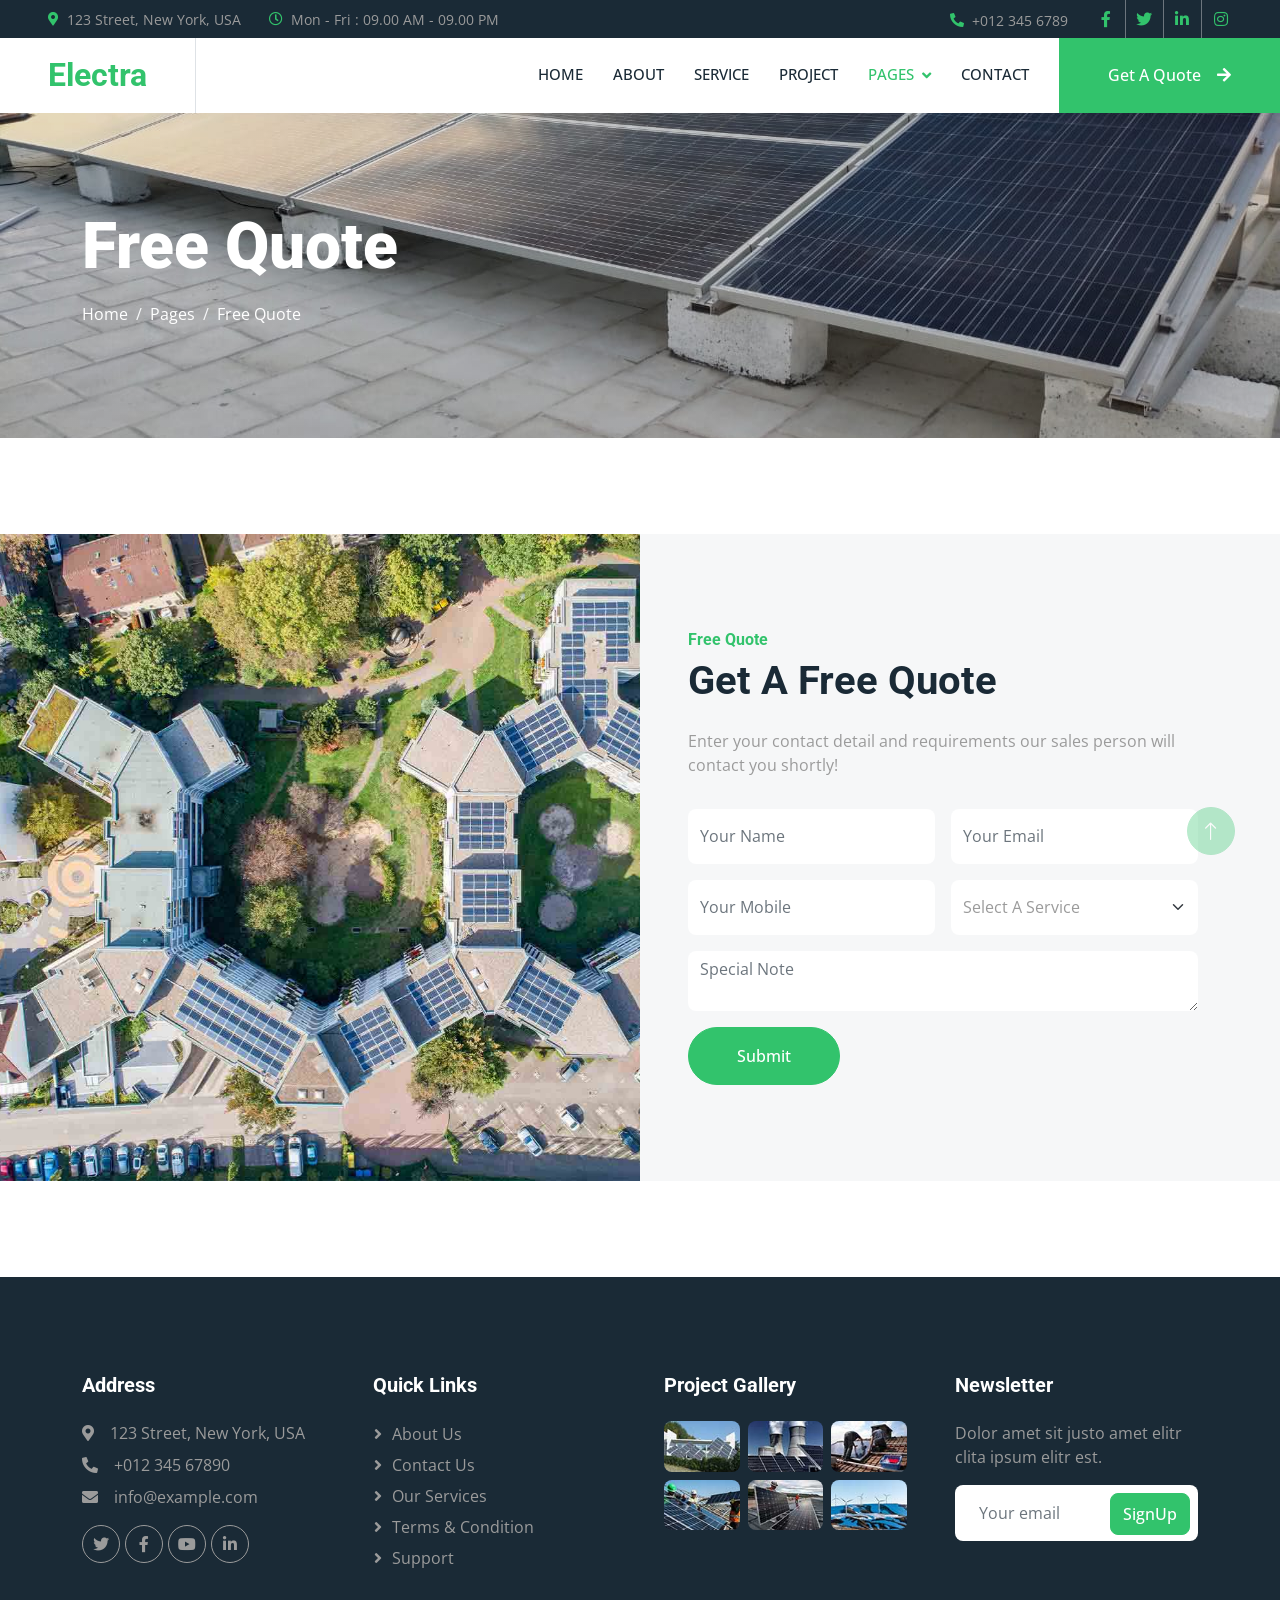
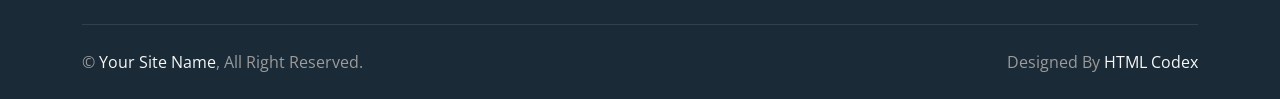
<file: quote.html>
<!DOCTYPE html>
<html lang="en">

<head>
  <!-- Google Tag Manager -->
  <script>(function(w,d,s,l,i){w[l]=w[l]||[];w[l].push({'gtm.start':
  new Date().getTime(),event:'gtm.js'});var f=d.getElementsByTagName(s)[0],
  j=d.createElement(s),dl=l!='dataLayer'?'&l='+l:'';j.async=true;j.src=
  'https://www.googletagmanager.com/gtm.js?id='+i+dl;f.parentNode.insertBefore(j,f);
  })(window,document,'script','dataLayer','GTM-KQT5G82N');</script>
  <!-- End Google Tag Manager -->
    <meta charset="utf-8">
    <meta content="width=device-width, initial-scale=1.0" name="viewport">
    <title>Get a Free Quote for Solar Water Heaters | Salice Exim</title>
    <meta name="description" content="Request a free quote for Venus solar water heaters, heat pumps and rooftop solar. Share your needs and our team will contact you soon.">
    <meta name="keywords" content="solar water heater Chennai, Venus solar water heater, solar water heater price, heat pump water heater, rooftop solar Chennai, water level controller, Salice Exim">
    <meta name="robots" content="index, follow, max-image-preview:large">
    <link rel="canonical" href="https://saliceexim.com/quote.html">
    <link rel="alternate" hreflang="en-IN" href="https://saliceexim.com/quote.html">
    <link rel="alternate" hreflang="x-default" href="https://saliceexim.com/quote.html">

    <!-- Open Graph / Twitter -->
    <meta property="og:type" content="website">
    <meta property="og:site_name" content="Salice Exim">
    <meta property="og:locale" content="en_IN">
    <meta property="og:title" content="Get a Free Quote for Solar Water Heaters | Salice Exim">
    <meta property="og:description" content="Request a free quote for Venus solar water heaters, heat pumps and rooftop solar. Share your needs and our team will contact you soon.">
    <meta property="og:url" content="https://saliceexim.com/quote.html">
    <meta property="og:image" content="https://saliceexim.com/own_img/ch_main.jpeg">
    <meta property="og:image:width" content="1422">
    <meta property="og:image:height" content="800">
    <meta property="og:image:alt" content="Venus heat pump and solar water heater installation">
    <meta name="twitter:card" content="summary_large_image">
    <meta name="twitter:title" content="Get a Free Quote for Solar Water Heaters | Salice Exim">
    <meta name="twitter:description" content="Request a free quote for Venus solar water heaters, heat pumps and rooftop solar. Share your needs and our team will contact you soon.">
    <meta name="twitter:image" content="https://saliceexim.com/own_img/ch_main.jpeg">

    <!-- Favicon -->
    <link rel="icon" href="favicon.ico" sizes="any">
    <link rel="icon" type="image/png" sizes="48x48" href="own_img/icons/favicon-48.png">
    <link rel="icon" type="image/png" sizes="96x96" href="own_img/icons/favicon-96.png">
    <link rel="apple-touch-icon" sizes="180x180" href="own_img/icons/apple-touch-icon.png">

    <!-- Google Web Fonts -->
    <link rel="preconnect" href="https://fonts.googleapis.com">
    <link rel="preconnect" href="https://fonts.gstatic.com" crossorigin>
    <link href="https://fonts.googleapis.com/css2?family=Open+Sans:wght@400;500&family=Roboto:wght@500;700;900&display=swap" rel="stylesheet"> 

    <!-- Icon Font Stylesheet -->
    <link href="https://cdnjs.cloudflare.com/ajax/libs/font-awesome/5.10.0/css/all.min.css" rel="stylesheet">
    <link href="https://cdn.jsdelivr.net/npm/bootstrap-icons@1.4.1/font/bootstrap-icons.css" rel="stylesheet">

    <!-- Libraries Stylesheet -->
    <link href="lib/animate/animate.min.css" rel="stylesheet">
    <link href="lib/owlcarousel/assets/owl.carousel.min.css" rel="stylesheet">
    <link href="lib/lightbox/css/lightbox.min.css" rel="stylesheet">

    <!-- Customized Bootstrap Stylesheet -->
    <link href="css/bootstrap.min.css" rel="stylesheet">

    <!-- Template Stylesheet -->
    <link href="css/style.css" rel="stylesheet">

    <script type="application/ld+json">
      {
        "@context": "https://schema.org",
        "@graph": [
          {
            "@type": "LocalBusiness",
            "@id": "https://saliceexim.com/#business",
            "name": "Salice Exim",
            "url": "https://saliceexim.com/",
            "logo": "https://saliceexim.com/own_img/logo_big.jpeg",
            "image": [
              "https://saliceexim.com/own_img/logo_big.jpeg",
              "https://saliceexim.com/own_img/ch_main.jpeg"
            ],
            "telephone": "+91-9841145498",
            "email": "info@saliceexim.com",
            "priceRange": "₹4,500 - ₹3,85,000",
            "address": {
              "@type": "PostalAddress",
              "streetAddress": "#26/42, Post Office Street, 2nd Floor, Parrys",
              "addressLocality": "Chennai",
              "addressRegion": "TN",
              "postalCode": "600001",
              "addressCountry": "IN"
            },
            "geo": {
              "@type": "GeoCoordinates",
              "latitude": 13.094343,
              "longitude": 80.287727
            },
            "areaServed": [
              {
                "@type": "City",
                "name": "Chennai"
              },
              {
                "@type": "State",
                "name": "Tamil Nadu"
              }
            ],
            "description": "Salice Exim is an exclusive dealer of Venus Solar Water Heaters and supplier of energy saving and industrial mineral products in Chennai, Tamil Nadu, offering quality products and after-sales service."
          },
          {
            "@type": "BreadcrumbList",
            "itemListElement": [
              {
                "@type": "ListItem",
                "position": 1,
                "name": "Home",
                "item": "https://saliceexim.com/"
              },
              {
                "@type": "ListItem",
                "position": 2,
                "name": "Free Quote",
                "item": "https://saliceexim.com/quote.html"
              }
            ]
          }
        ]
      }
    </script>
</head>

<body>
  <!-- Google Tag Manager (noscript) -->
  <noscript><iframe src="https://www.googletagmanager.com/ns.html?id=GTM-KQT5G82N"
  height="0" width="0" style="display:none;visibility:hidden"></iframe></noscript>
  <!-- End Google Tag Manager (noscript) -->
    <!-- Spinner Start -->
    <div id="spinner" class="show bg-white position-fixed translate-middle w-100 vh-100 top-50 start-50 d-flex align-items-center justify-content-center">
        <div class="spinner-border text-primary" style="width: 3rem; height: 3rem;" role="status">
            <span class="sr-only">Loading...</span>
        </div>
    </div>
    <!-- Spinner End -->


    <!-- Topbar Start -->
    <div class="container-fluid bg-dark p-0">
        <div class="row gx-0 d-none d-lg-flex">
            <div class="col-lg-7 px-5 text-start">
                <div class="h-100 d-inline-flex align-items-center me-4">
                    <small class="fa fa-map-marker-alt text-primary me-2"></small>
                    <small>123 Street, New York, USA</small>
                </div>
                <div class="h-100 d-inline-flex align-items-center">
                    <small class="far fa-clock text-primary me-2"></small>
                    <small>Mon - Fri : 09.00 AM - 09.00 PM</small>
                </div>
            </div>
            <div class="col-lg-5 px-5 text-end">
                <div class="h-100 d-inline-flex align-items-center me-4">
                    <small class="fa fa-phone-alt text-primary me-2"></small>
                    <small>+012 345 6789</small>
                </div>
                <div class="h-100 d-inline-flex align-items-center mx-n2">
                    <a class="btn btn-square btn-link rounded-0 border-0 border-end border-secondary" href=""><i class="fab fa-facebook-f"></i></a>
                    <a class="btn btn-square btn-link rounded-0 border-0 border-end border-secondary" href=""><i class="fab fa-twitter"></i></a>
                    <a class="btn btn-square btn-link rounded-0 border-0 border-end border-secondary" href=""><i class="fab fa-linkedin-in"></i></a>
                    <a class="btn btn-square btn-link rounded-0" href=""><i class="fab fa-instagram"></i></a>
                </div>
            </div>
        </div>
    </div>
    <!-- Topbar End -->


    <!-- Navbar Start -->
    <nav class="navbar navbar-expand-lg bg-white navbar-light sticky-top p-0">
        <a href="index.html" class="navbar-brand d-flex align-items-center border-end px-4 px-lg-5">
            <p class="h2 m-0 text-primary">Electra</p>
        </a>
        <button type="button" class="navbar-toggler me-4" data-bs-toggle="collapse" data-bs-target="#navbarCollapse">
            <span class="navbar-toggler-icon"></span>
        </button>
        <div class="collapse navbar-collapse" id="navbarCollapse">
            <div class="navbar-nav ms-auto p-4 p-lg-0">
                <a href="index.html" class="nav-item nav-link">Home</a>
                <a href="about.html" class="nav-item nav-link">About</a>
                <a href="service.html" class="nav-item nav-link">Service</a>
                <a href="project.html" class="nav-item nav-link">Project</a>
                <div class="nav-item dropdown">
                    <a href="#" class="nav-link dropdown-toggle active" data-bs-toggle="dropdown">Pages</a>
                    <div class="dropdown-menu bg-light m-0">
                        <a href="feature.html" class="dropdown-item">Feature</a>
                        <a href="quote.html" class="dropdown-item active">Free Quote</a>
                        <a href="team.html" class="dropdown-item">Our Team</a>
                        <a href="testimonial.html" class="dropdown-item">Testimonial</a>
                        <a href="404.html" class="dropdown-item">404 Page</a>
                    </div>
                </div>
                <a href="contact.html" class="nav-item nav-link">Contact</a>
            </div>
            <a href="" class="btn btn-primary rounded-0 py-4 px-lg-5 d-none d-lg-block">Get A Quote<i class="fa fa-arrow-right ms-3"></i></a>
        </div>
    </nav>
    <!-- Navbar End -->


    <!-- Page Header Start -->
    <div class="container-fluid page-header py-5 mb-5">
        <div class="container py-5">
            <h1 class="display-3 text-white mb-3 animated slideInDown">Free Quote</h1>
            <nav aria-label="breadcrumb animated slideInDown">
                <ol class="breadcrumb">
                    <li class="breadcrumb-item"><a class="text-white" href="#">Home</a></li>
                    <li class="breadcrumb-item"><a class="text-white" href="#">Pages</a></li>
                    <li class="breadcrumb-item text-white active" aria-current="page">Free Quote</li>
                </ol>
            </nav>
        </div>
    </div>
    <!-- Page Header End -->


    <!-- Quote Start -->
    <div class="container-fluid bg-light overflow-hidden px-lg-0" style="margin: 6rem 0;">
        <div class="container quote px-lg-0">
            <div class="row g-0 mx-lg-0">
                <div class="col-lg-6 ps-lg-0 wow fadeIn" data-wow-delay="0.1s" style="min-height: 400px;">
                    <div class="position-relative h-100">
                        <img class="position-absolute img-fluid w-100 h-100" loading="lazy" decoding="async" src="img/quote.jpg" style="object-fit: cover;" alt="Aerial view of homes with rooftop solar panels">
                    </div>
                </div>
                <div class="col-lg-6 quote-text py-5 wow fadeIn" data-wow-delay="0.5s">
                    <div class="p-lg-5 pe-lg-0">
                        <p class="h6 text-primary">Free Quote</p>
                        <h2 class="h1 mb-4">Get A Free Quote</h2>
                        <p class="mb-4 pb-2">Enter your contact detail and requirements our sales person will contact you shortly!</p>
                        <form>
                            <div class="row g-3">
                                <div class="col-12 col-sm-6">
                                    <input type="text" class="form-control border-0" placeholder="Your Name" style="height: 55px;">
                                </div>
                                <div class="col-12 col-sm-6">
                                    <input type="email" class="form-control border-0" placeholder="Your Email" style="height: 55px;">
                                </div>
                                <div class="col-12 col-sm-6">
                                    <input type="text" class="form-control border-0" placeholder="Your Mobile" style="height: 55px;">
                                </div>
                                <div class="col-12 col-sm-6">
                                    <select class="form-select border-0" style="height: 55px;">
                                        <option selected>Select A Service</option>
                                        <option value="1">Service 1</option>
                                        <option value="2">Service 2</option>
                                        <option value="3">Service 3</option>
                                    </select>
                                </div>
                                <div class="col-12">
                                    <textarea class="form-control border-0" placeholder="Special Note"></textarea>
                                </div>
                                <div class="col-12">
                                    <button class="btn btn-primary rounded-pill py-3 px-5" type="submit">Submit</button>
                                </div>
                            </div>
                        </form>
                    </div>
                </div>
            </div>
        </div>
    </div>
    <!-- Quote End -->
        

    <!-- Footer Start -->
    <div class="container-fluid bg-dark text-body footer mt-5 pt-5 wow fadeIn" data-wow-delay="0.1s">
        <div class="container py-5">
            <div class="row g-5">
                <div class="col-lg-3 col-md-6">
                    <h2 class="h5 text-white mb-4">Address</h2>
                    <p class="mb-2"><i class="fa fa-map-marker-alt me-3"></i>123 Street, New York, USA</p>
                    <p class="mb-2"><i class="fa fa-phone-alt me-3"></i>+012 345 67890</p>
                    <p class="mb-2"><i class="fa fa-envelope me-3"></i>info@example.com</p>
                    <div class="d-flex pt-2">
                        <a class="btn btn-square btn-outline-light btn-social" href=""><i class="fab fa-twitter"></i></a>
                        <a class="btn btn-square btn-outline-light btn-social" href=""><i class="fab fa-facebook-f"></i></a>
                        <a class="btn btn-square btn-outline-light btn-social" href=""><i class="fab fa-youtube"></i></a>
                        <a class="btn btn-square btn-outline-light btn-social" href=""><i class="fab fa-linkedin-in"></i></a>
                    </div>
                </div>
                <div class="col-lg-3 col-md-6">
                    <h2 class="h5 text-white mb-4">Quick Links</h2>
                    <a class="btn btn-link" href="about.html">About Us</a>
                    <a class="btn btn-link" href="contact.html">Contact Us</a>
                    <a class="btn btn-link" href="service.html">Our Services</a>
                    <a class="btn btn-link" href="">Terms & Condition</a>
                    <a class="btn btn-link" href="contact.html">Support</a>
                </div>
                <div class="col-lg-3 col-md-6">
                    <h2 class="h5 text-white mb-4">Project Gallery</h2>
                    <div class="row g-2">
                        <div class="col-4">
                            <img class="img-fluid rounded" loading="lazy" decoding="async" src="img/gallery-1.jpg" alt="Solar panels installed outside a building">
                        </div>
                        <div class="col-4">
                            <img class="img-fluid rounded" loading="lazy" decoding="async" src="img/gallery-2.jpg" alt="Solar panels and power plant cooling towers">
                        </div>
                        <div class="col-4">
                            <img class="img-fluid rounded" loading="lazy" decoding="async" src="img/gallery-3.jpg" alt="Workers installing solar panels on a tiled roof">
                        </div>
                        <div class="col-4">
                            <img class="img-fluid rounded" loading="lazy" decoding="async" src="img/gallery-4.jpg" alt="Engineers installing rooftop solar panels">
                        </div>
                        <div class="col-4">
                            <img class="img-fluid rounded" loading="lazy" decoding="async" src="img/gallery-5.jpg" alt="Technician carrying a solar panel on a rooftop">
                        </div>
                        <div class="col-4">
                            <img class="img-fluid rounded" loading="lazy" decoding="async" src="img/gallery-6.jpg" alt="Wind turbines on a hillside">
                        </div>
                    </div>
                </div>
                <div class="col-lg-3 col-md-6">
                    <h2 class="h5 text-white mb-4">Newsletter</h2>
                    <p>Dolor amet sit justo amet elitr clita ipsum elitr est.</p>
                    <div class="position-relative mx-auto" style="max-width: 400px;">
                        <input class="form-control border-0 w-100 py-3 ps-4 pe-5" type="text" placeholder="Your email">
                        <button type="button" class="btn btn-primary py-2 position-absolute top-0 end-0 mt-2 me-2">SignUp</button>
                    </div>
                </div>
            </div>
        </div>
        <div class="container">
            <div class="copyright">
                <div class="row">
                    <div class="col-md-6 text-center text-md-start mb-3 mb-md-0">
                        &copy; <a href="#">Your Site Name</a>, All Right Reserved.
                    </div>
                    <div class="col-md-6 text-center text-md-end">
                        <!--/*** This template is free as long as you keep the footer author’s credit link/attribution link/backlink. If you'd like to use the template without the footer author’s credit link/attribution link/backlink, you can purchase the Credit Removal License from "https://htmlcodex.com/credit-removal". Thank you for your support. ***/-->
                        Designed By <a href="https://htmlcodex.com">HTML Codex</a>
                    </div>
                </div>
            </div>
        </div>
    </div>
    <!-- Footer End -->


    <!-- Back to Top -->
    <a href="#" class="btn btn-lg btn-primary btn-lg-square rounded-circle back-to-top"><i class="bi bi-arrow-up"></i></a>


    <!-- JavaScript Libraries -->
    <script src="https://code.jquery.com/jquery-3.4.1.min.js"></script>
    <script src="https://cdn.jsdelivr.net/npm/bootstrap@5.0.0/dist/js/bootstrap.bundle.min.js"></script>
    <script src="lib/wow/wow.min.js"></script>
    <script src="lib/easing/easing.min.js"></script>
    <script src="lib/waypoints/waypoints.min.js"></script>
    <script src="lib/counterup/counterup.min.js"></script>
    <script src="lib/owlcarousel/owl.carousel.min.js"></script>
    <script src="lib/isotope/isotope.pkgd.min.js"></script>
    <script src="lib/lightbox/js/lightbox.min.js"></script>

    <!-- Template Javascript -->
    <script src="js/main.js"></script>
</body>

</html>
</file>
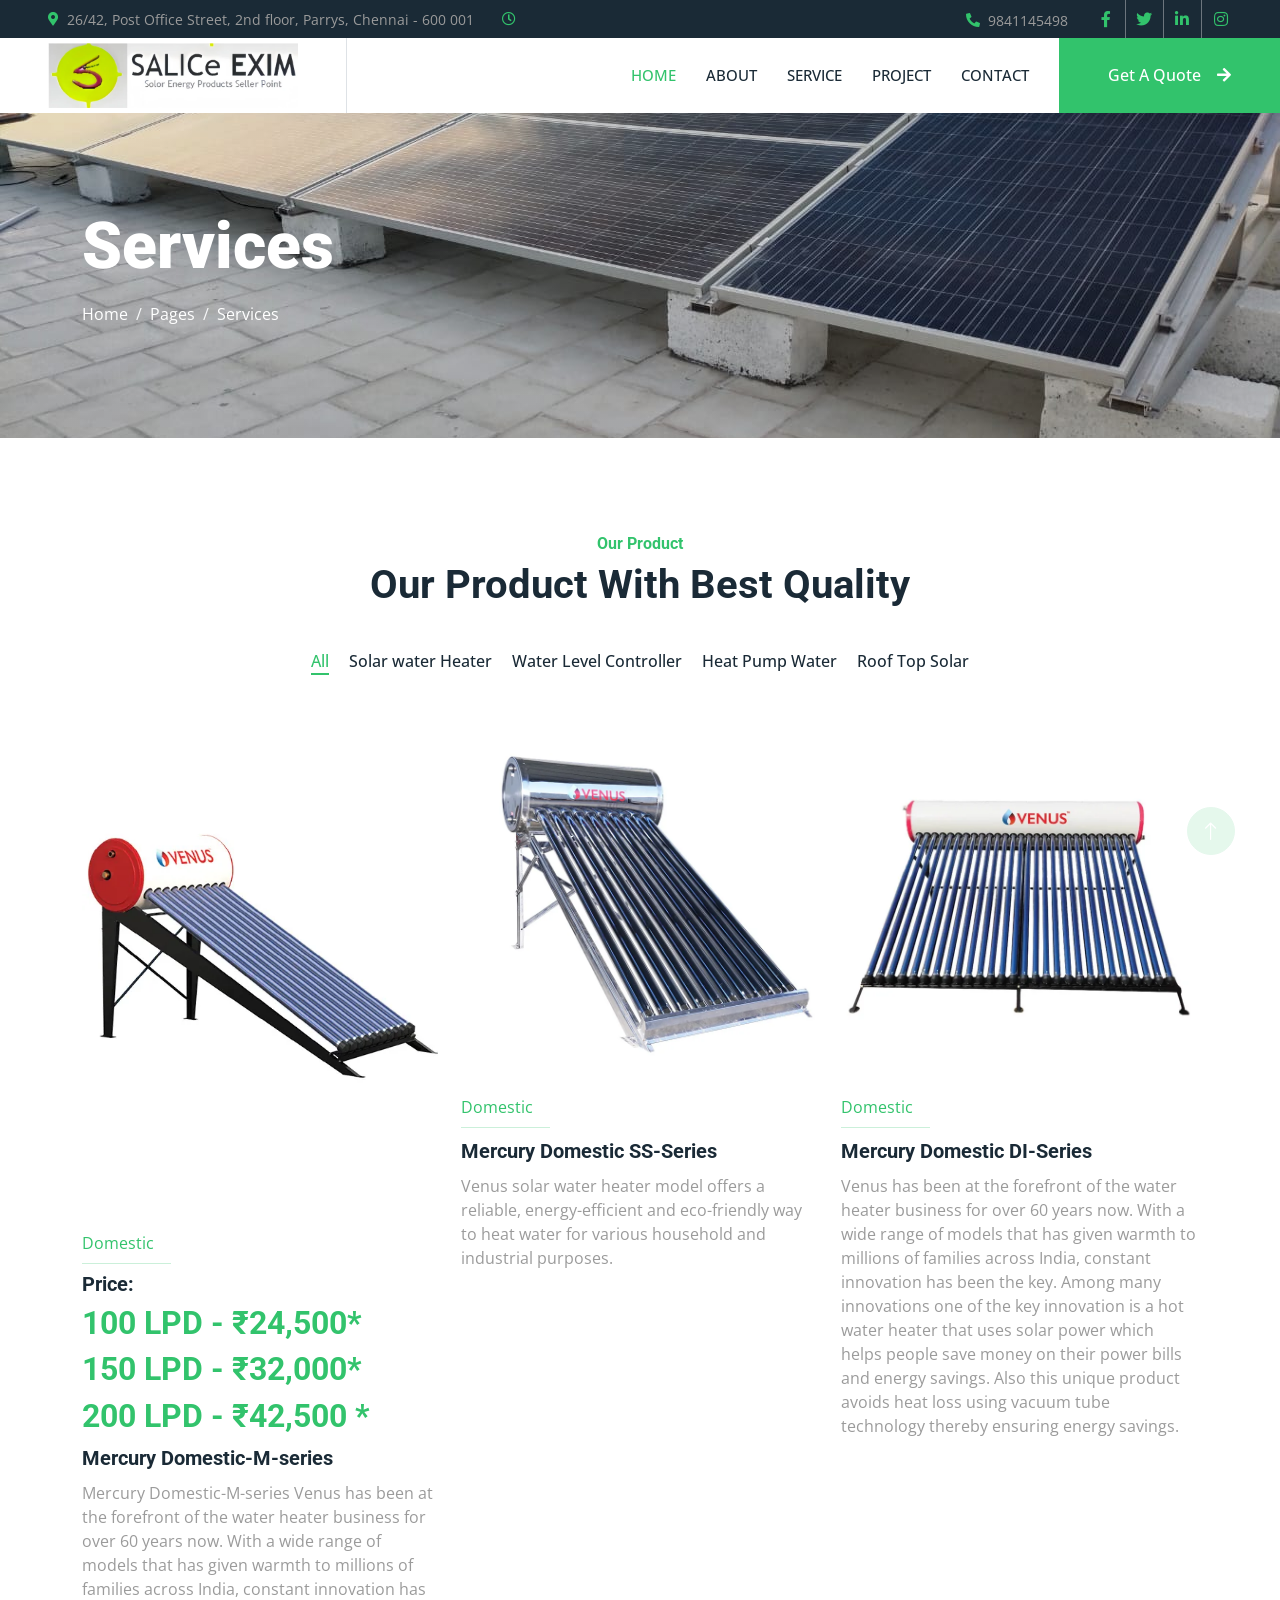
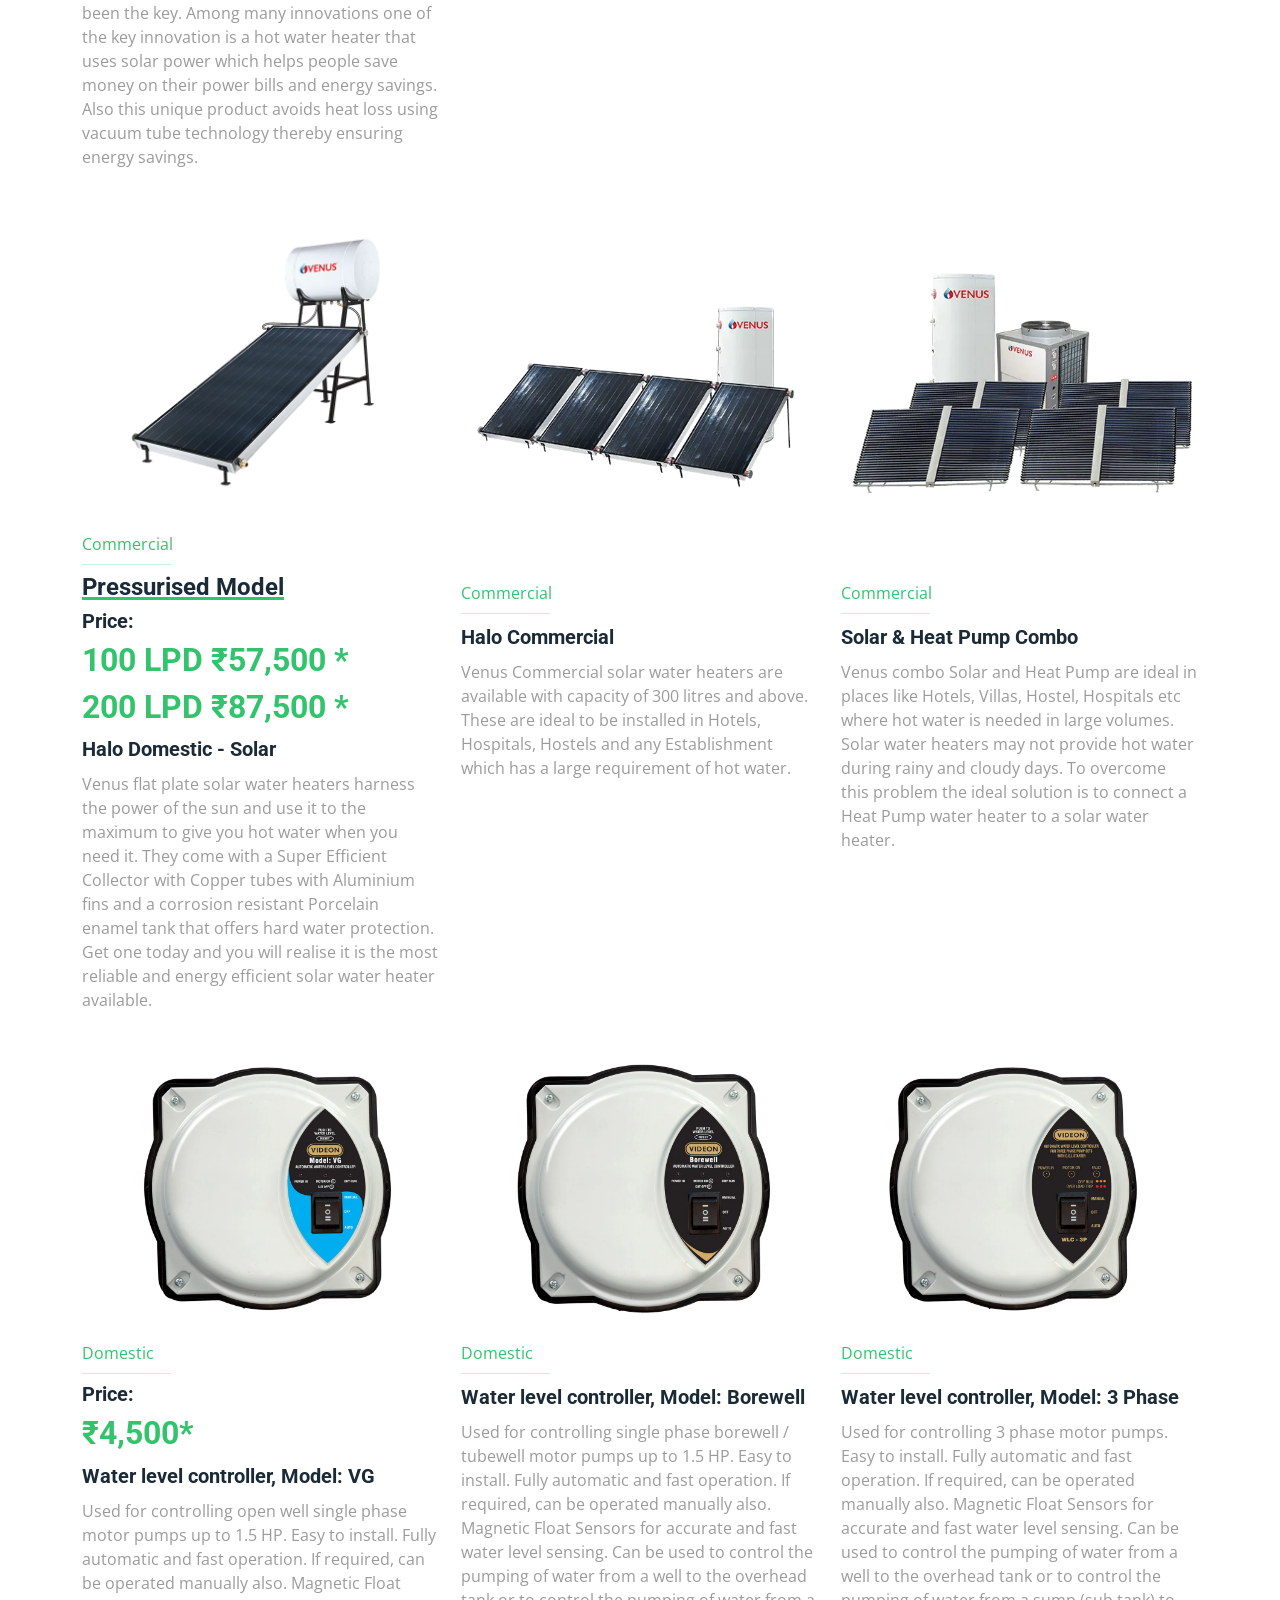
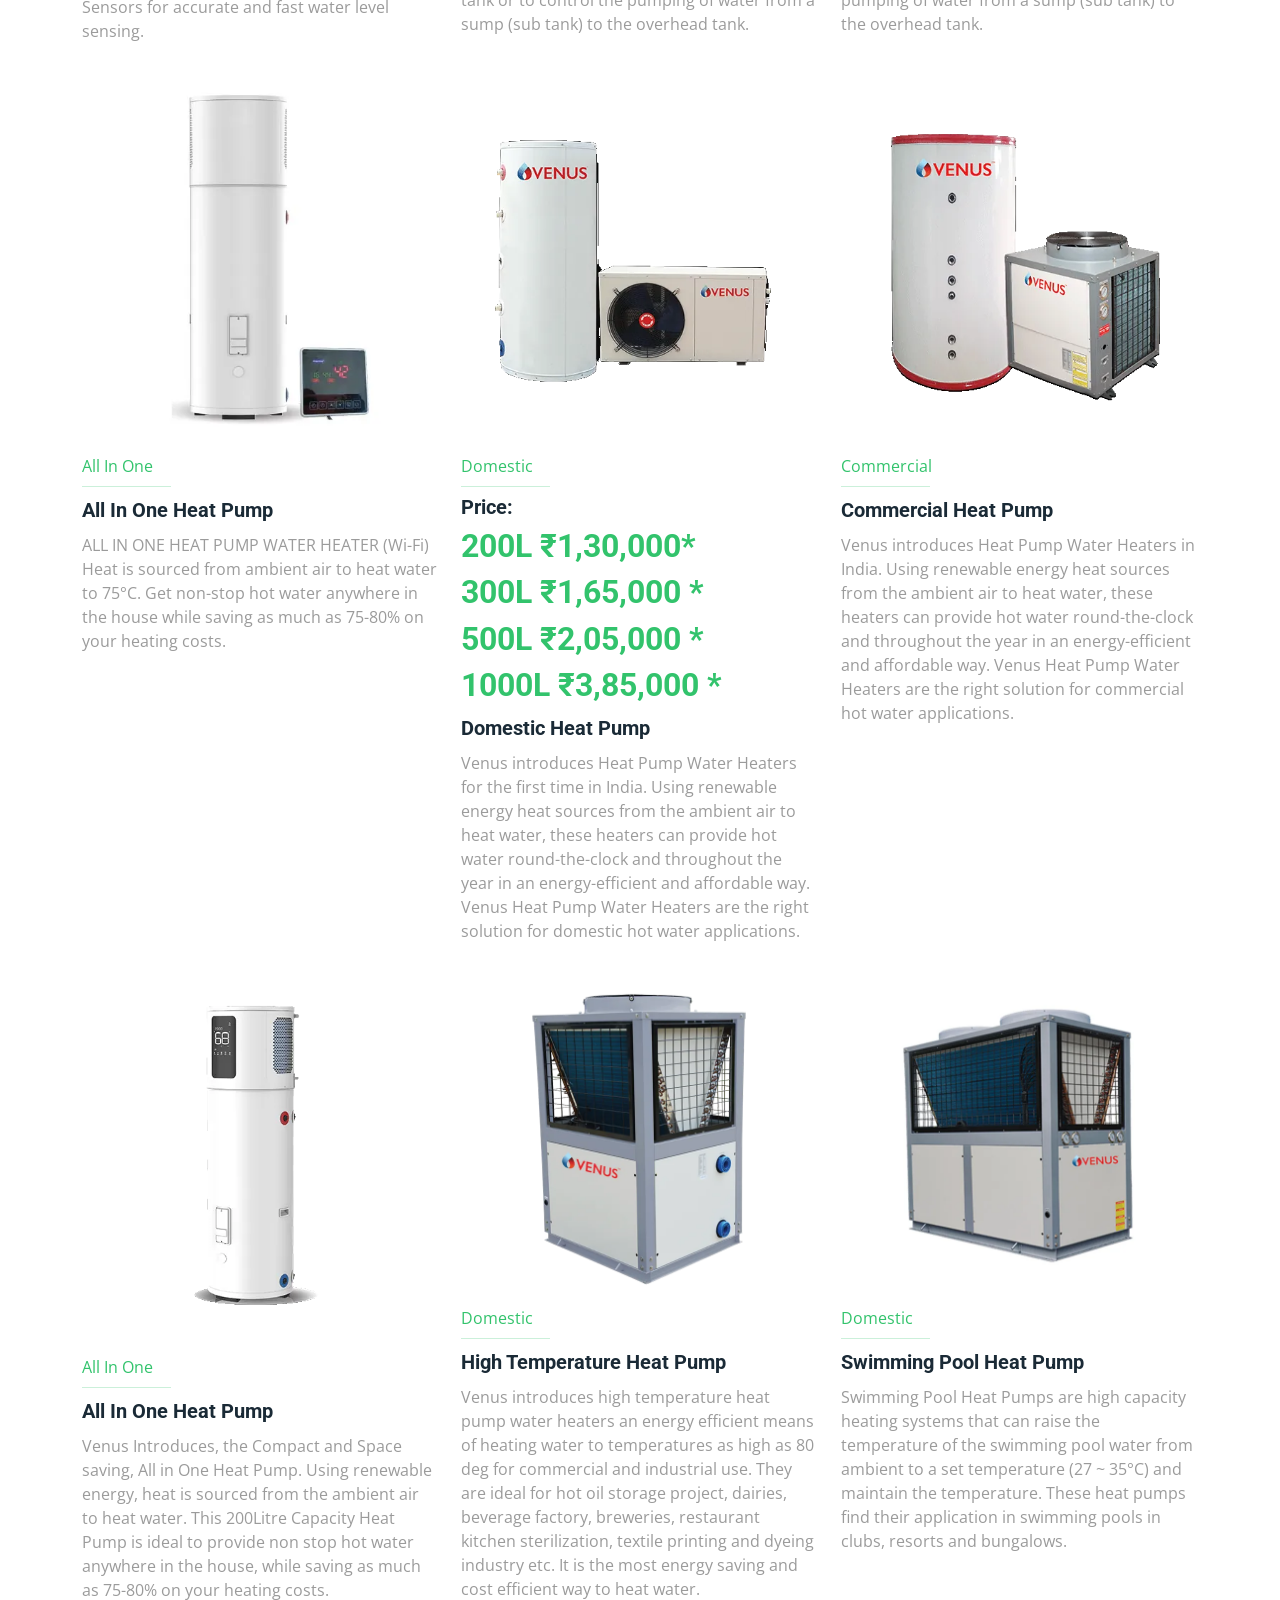
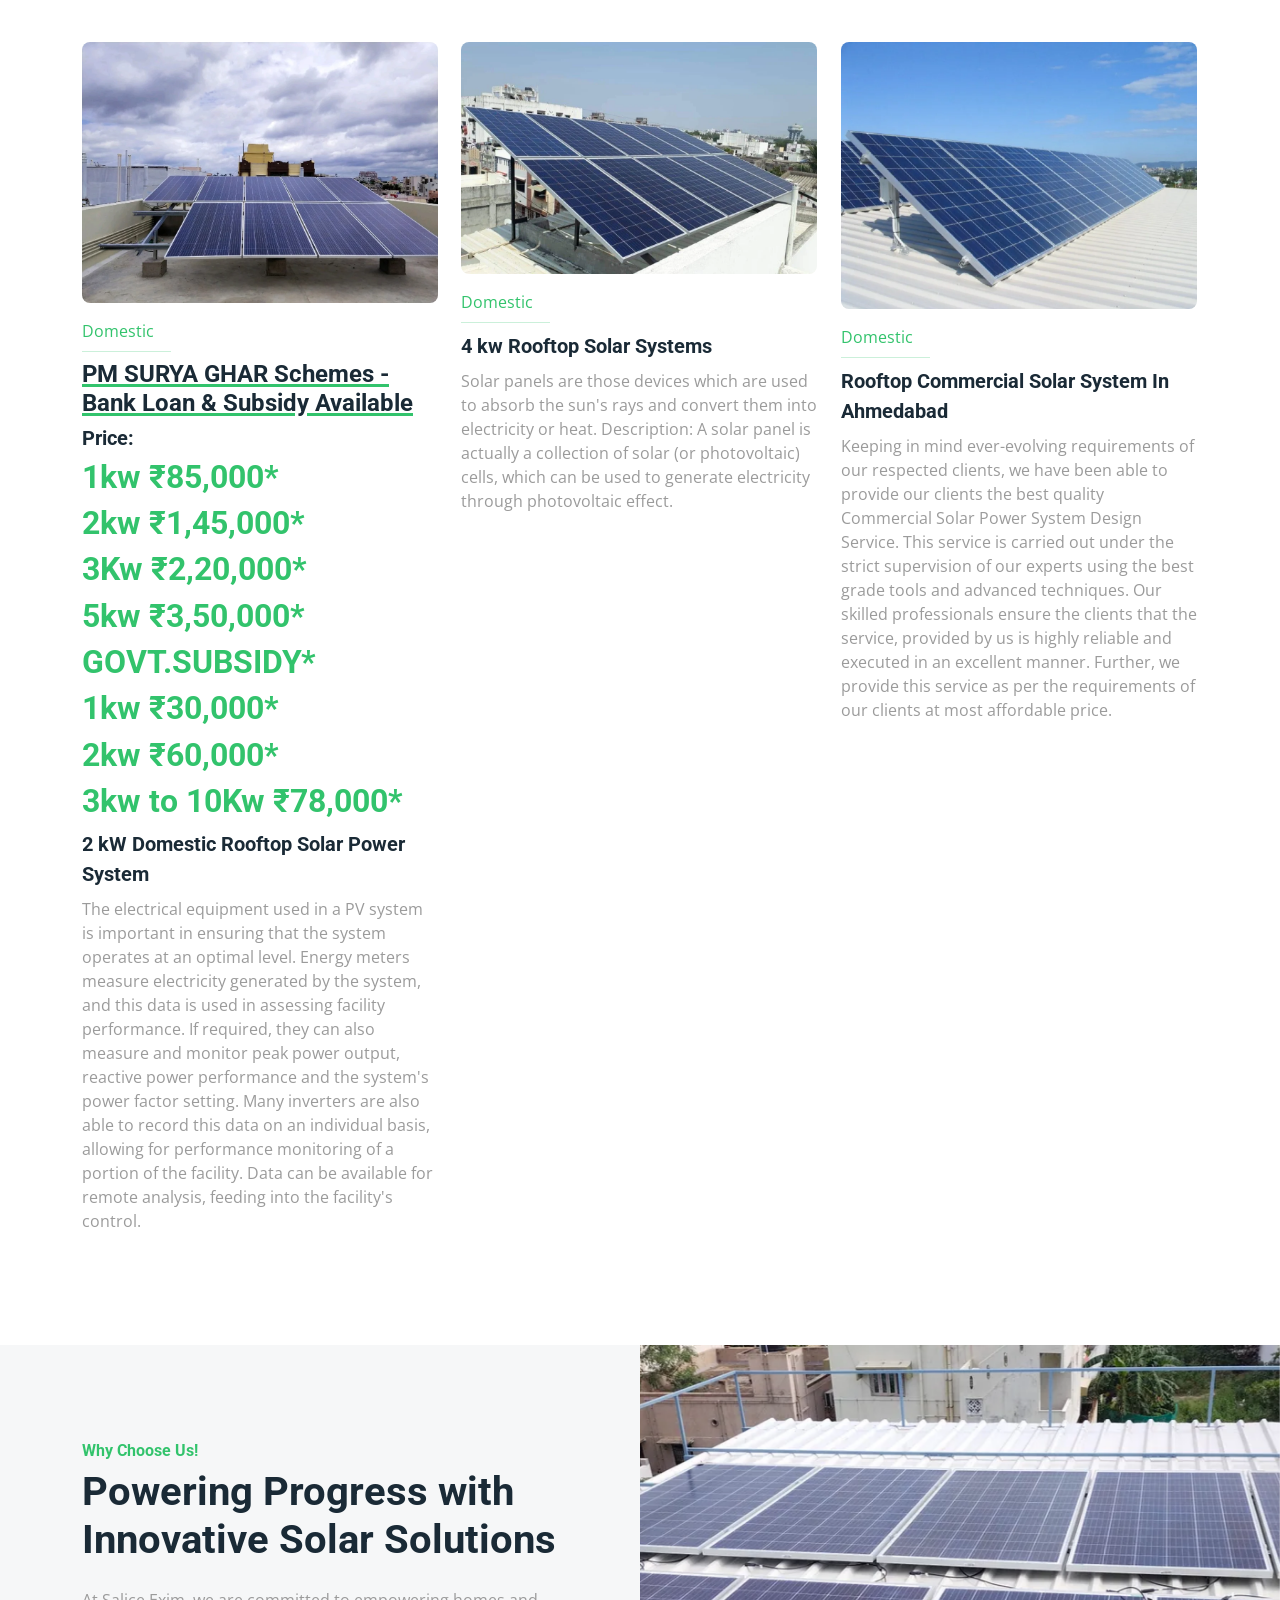
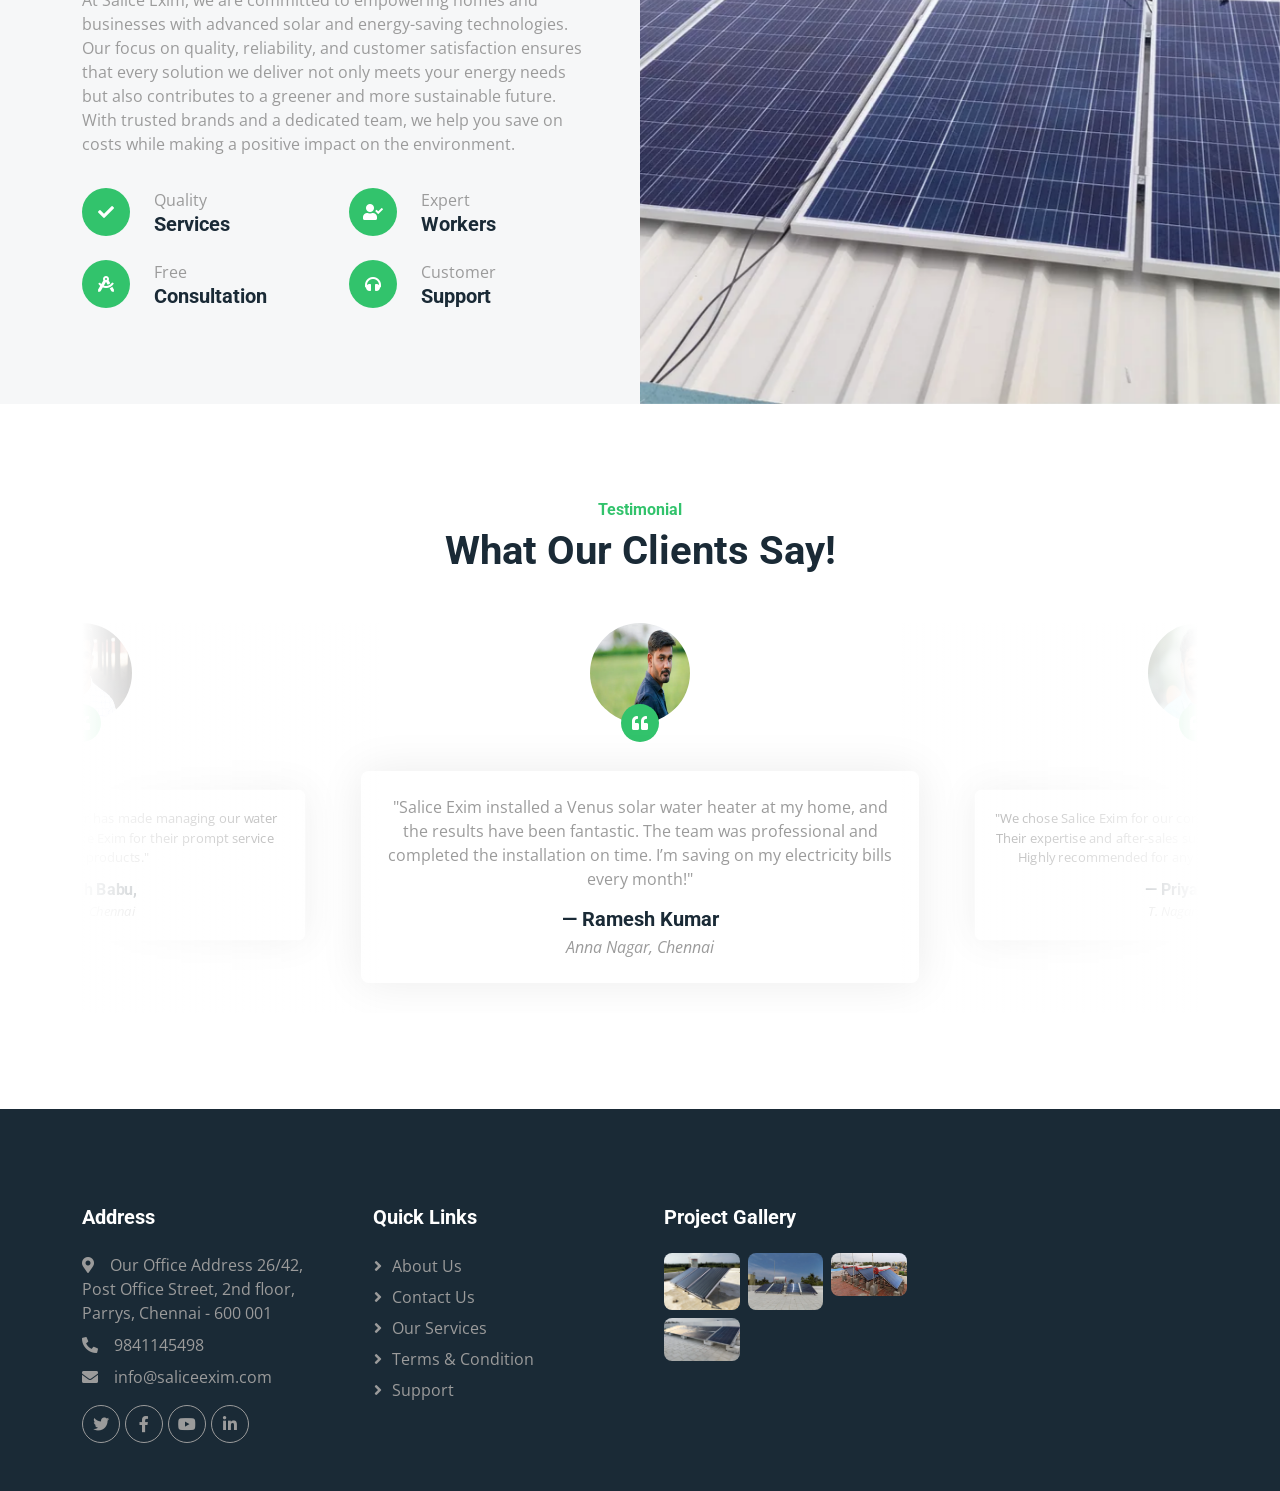
<file: service.html>
<!DOCTYPE html>
<html lang="en">

<head>
  <!-- Google Tag Manager -->
  <script>(function(w,d,s,l,i){w[l]=w[l]||[];w[l].push({'gtm.start':
  new Date().getTime(),event:'gtm.js'});var f=d.getElementsByTagName(s)[0],
  j=d.createElement(s),dl=l!='dataLayer'?'&l='+l:'';j.async=true;j.src=
  'https://www.googletagmanager.com/gtm.js?id='+i+dl;f.parentNode.insertBefore(j,f);
  })(window,document,'script','dataLayer','GTM-KQT5G82N');</script>
  <!-- End Google Tag Manager -->
    <meta charset="utf-8">

    <meta content="width=device-width, initial-scale=1.0" name="viewport">
    <title>Solar Heaters, Heat Pumps &amp; Rooftop Solar | Salice Exim</title>
    <meta name="description" content="Venus solar water heaters, heat pump water heaters, water level controllers and rooftop solar systems with prices, from Salice Exim.">
    <meta name="keywords" content="solar water heater Chennai, Venus solar water heater, solar water heater price, heat pump water heater, rooftop solar Chennai, water level controller, Salice Exim">
    <meta name="robots" content="index, follow, max-image-preview:large">
    <link rel="canonical" href="https://saliceexim.com/service.html">
    <link rel="alternate" hreflang="en-IN" href="https://saliceexim.com/service.html">
    <link rel="alternate" hreflang="x-default" href="https://saliceexim.com/service.html">

    <!-- Open Graph / Twitter -->
    <meta property="og:type" content="website">
    <meta property="og:site_name" content="Salice Exim">
    <meta property="og:locale" content="en_IN">
    <meta property="og:title" content="Solar Heaters, Heat Pumps &amp; Rooftop Solar | Salice Exim">
    <meta property="og:description" content="Venus solar water heaters, heat pump water heaters, water level controllers and rooftop solar systems with prices, from Salice Exim.">
    <meta property="og:url" content="https://saliceexim.com/service.html">
    <meta property="og:image" content="https://saliceexim.com/own_img/ch_main.jpeg">
    <meta property="og:image:width" content="1422">
    <meta property="og:image:height" content="800">
    <meta property="og:image:alt" content="Venus heat pump and solar water heater installation">
    <meta name="twitter:card" content="summary_large_image">
    <meta name="twitter:title" content="Solar Heaters, Heat Pumps &amp; Rooftop Solar | Salice Exim">
    <meta name="twitter:description" content="Venus solar water heaters, heat pump water heaters, water level controllers and rooftop solar systems with prices, from Salice Exim.">
    <meta name="twitter:image" content="https://saliceexim.com/own_img/ch_main.jpeg">

    <!-- Favicon -->
    <link rel="icon" href="favicon.ico" sizes="any">
    <link rel="icon" type="image/png" sizes="48x48" href="own_img/icons/favicon-48.png">
    <link rel="icon" type="image/png" sizes="96x96" href="own_img/icons/favicon-96.png">
    <link rel="apple-touch-icon" sizes="180x180" href="own_img/icons/apple-touch-icon.png">

    <!-- Google Web Fonts -->
    <link rel="preconnect" href="https://fonts.googleapis.com">
    <link rel="preconnect" href="https://fonts.gstatic.com" crossorigin>
    <link href="https://fonts.googleapis.com/css2?family=Open+Sans:wght@400;500&family=Roboto:wght@500;700;900&display=swap" rel="stylesheet"> 

    <!-- Icon Font Stylesheet -->
    <link href="https://cdnjs.cloudflare.com/ajax/libs/font-awesome/5.10.0/css/all.min.css" rel="stylesheet">
    <link href="https://cdn.jsdelivr.net/npm/bootstrap-icons@1.4.1/font/bootstrap-icons.css" rel="stylesheet">

    <!-- Libraries Stylesheet -->
    <link href="lib/animate/animate.min.css" rel="stylesheet">
    <link href="lib/owlcarousel/assets/owl.carousel.min.css" rel="stylesheet">
    <link href="lib/lightbox/css/lightbox.min.css" rel="stylesheet">

    <!-- Customized Bootstrap Stylesheet -->
    <link href="css/bootstrap.min.css" rel="stylesheet">

    <!-- Template Stylesheet -->
    <link href="css/style.css" rel="stylesheet">

    <script type="application/ld+json">
      {
        "@context": "https://schema.org",
        "@graph": [
          {
            "@type": "LocalBusiness",
            "@id": "https://saliceexim.com/#business",
            "name": "Salice Exim",
            "url": "https://saliceexim.com/",
            "logo": "https://saliceexim.com/own_img/logo_big.jpeg",
            "image": [
              "https://saliceexim.com/own_img/logo_big.jpeg",
              "https://saliceexim.com/own_img/ch_main.jpeg"
            ],
            "telephone": "+91-9841145498",
            "email": "info@saliceexim.com",
            "priceRange": "₹4,500 - ₹3,85,000",
            "address": {
              "@type": "PostalAddress",
              "streetAddress": "#26/42, Post Office Street, 2nd Floor, Parrys",
              "addressLocality": "Chennai",
              "addressRegion": "TN",
              "postalCode": "600001",
              "addressCountry": "IN"
            },
            "geo": {
              "@type": "GeoCoordinates",
              "latitude": 13.094343,
              "longitude": 80.287727
            },
            "areaServed": [
              {
                "@type": "City",
                "name": "Chennai"
              },
              {
                "@type": "State",
                "name": "Tamil Nadu"
              }
            ],
            "description": "Salice Exim is an exclusive dealer of Venus Solar Water Heaters and supplier of energy saving and industrial mineral products in Chennai, Tamil Nadu, offering quality products and after-sales service."
          },
          {
            "@type": "BreadcrumbList",
            "itemListElement": [
              {
                "@type": "ListItem",
                "position": 1,
                "name": "Home",
                "item": "https://saliceexim.com/"
              },
              {
                "@type": "ListItem",
                "position": 2,
                "name": "Services",
                "item": "https://saliceexim.com/service.html"
              }
            ]
          }
        ]
      }
    </script>
</head>

<body>
  <!-- Google Tag Manager (noscript) -->
  <noscript><iframe src="https://www.googletagmanager.com/ns.html?id=GTM-KQT5G82N"
  height="0" width="0" style="display:none;visibility:hidden"></iframe></noscript>
  <!-- End Google Tag Manager (noscript) -->
    <!-- Spinner Start -->
    <div id="spinner" class="show bg-white position-fixed translate-middle w-100 vh-100 top-50 start-50 d-flex align-items-center justify-content-center">
        <div class="spinner-border text-primary" style="width: 3rem; height: 3rem;" role="status">
            <span class="sr-only">Loading...</span>
        </div>
    </div>
    <!-- Spinner End -->


    <!-- Topbar Start -->
    <div class="container-fluid bg-dark p-0">
        <div class="row gx-0 d-none d-lg-flex">
            <div class="col-lg-7 px-5 text-start">
                <div class="h-100 d-inline-flex align-items-center me-4">
                    <small class="fa fa-map-marker-alt text-primary me-2"></small>
                    <small>26/42, Post Office Street, 2nd floor, Parrys, Chennai - 600 001</small>
                </div>
                <div class="h-100 d-inline-flex align-items-center">
                    <small class="far fa-clock text-primary me-2"></small>
                    <!--                <small>Mon - Fri : 09.00 AM - 09.00 PM</small>-->
                </div>
            </div>
            <div class="col-lg-5 px-5 text-end">
                <div class="h-100 d-inline-flex align-items-center me-4">
                    <small class="fa fa-phone-alt text-primary me-2"></small>
                    <small>9841145498</small>
                </div>
                <div class="h-100 d-inline-flex align-items-center mx-n2">
                    <a class="btn btn-square btn-link rounded-0 border-0 border-end border-secondary" href=""><i
                            class="fab fa-facebook-f"></i></a>
                    <a class="btn btn-square btn-link rounded-0 border-0 border-end border-secondary" href=""><i
                            class="fab fa-twitter"></i></a>
                    <a class="btn btn-square btn-link rounded-0 border-0 border-end border-secondary" href=""><i
                            class="fab fa-linkedin-in"></i></a>
                    <a class="btn btn-square btn-link rounded-0" href=""><i class="fab fa-instagram"></i></a>
                </div>
            </div>
        </div>
    </div>
    <!-- Topbar End -->


    <!-- Navbar Start -->
<nav class="navbar navbar-expand-lg bg-white navbar-light sticky-top p-0">
    <a href="index.html" class="navbar-brand d-flex align-items-center border-end px-4 px-lg-5">
<!--        <h2 class="m-0 text-primary">SALICe EXIM</h2>-->
        <img class="main_logo" src="own_img/opt/logo_big.webp" alt="Salice Exim solar energy products seller logo" >
    </a>
    <button type="button" class="navbar-toggler me-4" data-bs-toggle="collapse" data-bs-target="#navbarCollapse">
        <span class="navbar-toggler-icon"></span>
    </button>
    <div class="collapse navbar-collapse" id="navbarCollapse">
        <div class="navbar-nav ms-auto p-4 p-lg-0">
            <a href="index.html" class="nav-item nav-link active">Home</a>
            <a href="about.html" class="nav-item nav-link">About</a>
            <a href="service.html" class="nav-item nav-link">Service</a>
            <a href="project.html" class="nav-item nav-link">Project</a>
            <!-- <div class="nav-item dropdown">
                <a href="#" class="nav-link dropdown-toggle" data-bs-toggle="dropdown">Pages</a>
                <div class="dropdown-menu bg-light m-0">
                    <a href="feature.html" class="dropdown-item">Feature</a>
                    <a href="quote.html" class="dropdown-item">Free Quote</a>
                    <a href="team.html" class="dropdown-item">Our Team</a>
                    <a href="testimonial.html" class="dropdown-item">Testimonial</a>
                    <a href="404.html" class="dropdown-item">404 Page</a>
                </div>
            </div> -->
            <a href="contact.html" class="nav-item nav-link">Contact</a>
        </div>
        <a href="https://wa.me/919841145498" class="btn btn-primary rounded-0 py-4 px-lg-5 d-none d-lg-block">Get A Quote<i
                class="fa fa-arrow-right ms-3"></i></a>
    </div>
</nav>
    <!-- Navbar End -->


    <!-- Page Header Start -->
    <div class="container-fluid page-header py-5 mb-5">
        <div class="container py-5">
            <h1 class="display-3 text-white mb-3 animated slideInDown">Services</h1>
            <nav aria-label="breadcrumb animated slideInDown">
                <ol class="breadcrumb">
                    <li class="breadcrumb-item"><a class="text-white" href="#">Home</a></li>
                    <li class="breadcrumb-item"><a class="text-white" href="#">Pages</a></li>
                    <li class="breadcrumb-item text-white active" aria-current="page">Services</li>
                </ol>
            </nav>
        </div>
    </div>
    <!-- Page Header End -->


    <!-- Service Start -->
    <div class="container-xxl py-5">
        <div class="container">
            <div class="text-center mx-auto mb-5 wow fadeInUp" data-wow-delay="0.1s" style="max-width: 600px;">
                <p class="h6 text-primary">Our Product</p>
                <h2 class="h1 mb-4 text-capitalize">Our Product with best quality </h2>
            </div>
            <div class="row mt-n2 wow fadeInUp" data-wow-delay="0.3s">
                <div class="col-12 text-center">
                    <ul class="list-inline mb-5" id="portfolio-flters">
                        <li class="mx-2 active" data-filter="*">All</li>
                        <li class="mx-2" data-filter=".Solar_water_Heater">Solar water Heater</li>
                        <li class="mx-2" data-filter=".Water_Level_Controller">Water Level Controller</li>
                        <li class="mx-2" data-filter=".Heat_Pump_Water">Heat Pump Water</li>
                        <li class="mx-2" data-filter=".Roof_Top_Solar">Roof Top Solar</li>
                    </ul>
                </div>
            </div>

            <div class="row g-4 portfolio-container wow fadeInUp" data-wow-delay="0.5s">

                <!--            solar water heater-->
                <div class="col-lg-4 col-md-6 portfolio-item Solar_water_Heater">
                    <div class="portfolio-img rounded overflow-hidden">
                        <img class="img-fluid pro_img" src="own_img/opt/pro_1.webp" alt="Venus Mercury Domestic M-series solar water heater">
                        <div class="portfolio-btn">
                            <a class="btn btn-lg-square btn-outline-light rounded-circle mx-1" href="own_img/pro_1.jpg"
                               data-lightbox="portfolio"><i class="fa fa-eye"></i></a>
                            <a class="btn btn-lg-square btn-outline-light rounded-circle mx-1" href=""><i
                                    class="fa fa-link"></i></a>
                        </div>
                    </div>
                    <div class="pt-3">
                        <p class="text-primary mb-0">Domestic</p>
                        <hr class="text-primary w-25 my-2">
                        <div class="price">
                            <p class="h5">Price:</p>
                            <p class="h2">100 LPD - ₹24,500</p>
                            <p class="h2"> 150 LPD - ₹32,000</p>
                            <p class="h2"> 200 LPD - ₹42,500 </p>
                        </div>
                        <h3 class="h5 lh-base">Mercury Domestic-M-series</h3>
                        <p>
                            Mercury Domestic-M-series
                            Venus has been at the forefront of the water heater business for over 60 years now. With a
                            wide range of models that has given warmth to millions of families across India, constant
                            innovation has been the key. Among many innovations one of the key innovation is a hot water
                            heater that uses solar power which helps people save money on their power bills and energy
                            savings. Also this unique product avoids heat loss using vacuum tube technology thereby
                            ensuring energy savings.</p>
                    </div>
                </div>

                <div class="col-lg-4 col-md-6 portfolio-item Solar_water_Heater">
                    <div class="portfolio-img rounded overflow-hidden">
                        <img class="img-fluid pro_img" src="own_img/opt/pro_2.webp" alt="Venus Mercury Domestic SS-series solar water heater">
                        <div class="portfolio-btn">
                            <a class="btn btn-lg-square btn-outline-light rounded-circle mx-1" href="own_img/pro_2.jpg"
                               data-lightbox="portfolio"><i class="fa fa-eye"></i></a>
                            <a class="btn btn-lg-square btn-outline-light rounded-circle mx-1" href=""><i
                                    class="fa fa-link"></i></a>
                        </div>
                    </div>
                    <div class="pt-3">
                        <p class="text-primary mb-0">Domestic</p>
                        <hr class="text-primary w-25 my-2">
                        <h3 class="h5 lh-base">Mercury Domestic SS-Series
                        </h3>
                        <p>Venus solar water heater model offers a reliable, energy-efficient and eco-friendly way to heat
                            water for various household and industrial purposes.

                        </p>
                    </div>
                </div>

                <div class="col-lg-4 col-md-6 portfolio-item Solar_water_Heater">
                    <div class="portfolio-img rounded overflow-hidden">
                        <img class="img-fluid" src="own_img/opt/pro_3.webp" alt="Venus Mercury Domestic DI-series solar water heater">
                        <div class="portfolio-btn">
                            <a class="btn btn-lg-square btn-outline-light rounded-circle mx-1" href="img/img-600x400-4.jpg"
                               data-lightbox="portfolio"><i class="fa fa-eye"></i></a>
                            <a class="btn btn-lg-square btn-outline-light rounded-circle mx-1" href=""><i
                                    class="fa fa-link"></i></a>
                        </div>
                    </div>
                    <div class="pt-3">
                        <p class="text-primary mb-0">Domestic</p>
                        <hr class="text-primary w-25 my-2">
                        <h3 class="h5 lh-base">Mercury Domestic DI-Series
                        </h3>
                        <p>Venus has been at the forefront of the water heater business for over 60 years now. With a wide
                            range of models that has given warmth to millions of families across India, constant innovation
                            has been the key. Among many innovations one of the key innovation is a hot water heater that
                            uses solar power which helps people save money on their power bills and energy savings. Also
                            this unique product avoids heat loss using vacuum tube technology thereby ensuring energy
                            savings.</p>
                    </div>
                </div>

                <div class="col-lg-4 col-md-6 portfolio-item Solar_water_Heater">
                    <div class="portfolio-img rounded overflow-hidden">
                        <img class="img-fluid" src="own_img/opt/pro_4.webp" alt="Venus Halo Domestic pressurised flat plate solar water heater">
                        <div class="portfolio-btn">
                            <a class="btn btn-lg-square btn-outline-light rounded-circle mx-1" href="img/img-600x400-3.jpg"
                               data-lightbox="portfolio"><i class="fa fa-eye"></i></a>
                            <a class="btn btn-lg-square btn-outline-light rounded-circle mx-1" href=""><i
                                    class="fa fa-link"></i></a>
                        </div>
                    </div>
                    <div class="pt-3">
                        <p class="text-primary mb-0">Commercial</p>
                        <hr class="text-primary w-25 my-2">
                        <div class="price">
                            <p class="h4">Pressurised Model</p>
                            <p class="h5">Price:</p>
                            <p class="h2">100 LPD ₹57,500 </p>
                            <p class="h2">200 LPD ₹87,500 </p>
                        </div>
                        <h3 class="h5 lh-base">Halo Domestic - Solar
                        </h3>
                        <p>Venus flat plate solar water heaters harness the power of the sun and use it to the maximum to
                            give you hot water when you need it. They come with a Super Efficient Collector with Copper
                            tubes with Aluminium fins and a corrosion resistant Porcelain enamel tank that offers hard water
                            protection. Get one today and you will realise it is the most reliable and energy efficient
                            solar water heater available.

                        </p>
                    </div>
                </div>

                <div class="col-lg-4 col-md-6 portfolio-item Solar_water_Heater">
                    <div class="portfolio-img rounded overflow-hidden">
                        <img class="img-fluid" src="own_img/opt/pro_5.webp" alt="Venus Halo Commercial solar water heater">
                        <div class="portfolio-btn">
                            <a class="btn btn-lg-square btn-outline-light rounded-circle mx-1" href="img/img-600x400-2.jpg"
                               data-lightbox="portfolio"><i class="fa fa-eye"></i></a>
                            <a class="btn btn-lg-square btn-outline-light rounded-circle mx-1" href=""><i
                                    class="fa fa-link"></i></a>
                        </div>
                    </div>
                    <div class="pt-3">
                        <p class="text-primary mb-0">Commercial</p>
                        <hr class="text-primary w-25 my-2">
                        <h3 class="h5 lh-base">Halo Commercial
                        </h3>
                        <p>Venus Commercial solar water heaters are available with capacity of 300 litres and above. These
                            are ideal to be installed in Hotels, Hospitals, Hostels and any Establishment which has a large
                            requirement of hot water.
                        </p>
                    </div>
                </div>

                <div class="col-lg-4 col-md-6 portfolio-item Solar_water_Heater">
                    <div class="portfolio-img rounded overflow-hidden">
                        <img class="img-fluid" src="own_img/opt/pro_6.webp" alt="Venus solar and heat pump combo water heater">
                        <div class="portfolio-btn">
                            <a class="btn btn-lg-square btn-outline-light rounded-circle mx-1" href="img/img-600x400-1.jpg"
                               data-lightbox="portfolio"><i class="fa fa-eye"></i></a>
                            <a class="btn btn-lg-square btn-outline-light rounded-circle mx-1" href=""><i
                                    class="fa fa-link"></i></a>
                        </div>
                    </div>
                    <div class="pt-3">
                        <p class="text-primary mb-0">Commercial</p>
                        <hr class="text-primary w-25 my-2">
                        <h3 class="h5 lh-base">Solar & Heat Pump Combo
                        </h3>
                        <p>Venus combo Solar and Heat Pump are ideal in places like Hotels, Villas, Hostel, Hospitals etc
                            where hot water is needed in large volumes. Solar water heaters may not provide hot water during
                            rainy and cloudy days. To overcome this problem the ideal solution is to connect a Heat Pump
                            water heater to a solar water heater.</p>
                    </div>
                </div>

                <!--            solar water heater ended-->


                <!--            water level controller starts -->
                <div class="col-lg-4 col-md-6 portfolio-item Water_Level_Controller">
                    <div class="portfolio-img rounded overflow-hidden">
                        <img class="img-fluid pro_img" src="own_img/pro_7.webp" alt="Water level controller Model VG">
                        <div class="portfolio-btn">
                            <a class="btn btn-lg-square btn-outline-light rounded-circle mx-1" href="own_img/pro_1.jpg"
                               data-lightbox="portfolio"><i class="fa fa-eye"></i></a>
                            <a class="btn btn-lg-square btn-outline-light rounded-circle mx-1" href=""><i
                                    class="fa fa-link"></i></a>
                        </div>
                    </div>
                    <div class="pt-3">
                        <p class="text-primary mb-0">Domestic</p>
                        <hr class="text-primary w-25 my-2">
                        <div class="price">
                            <p class="h5">Price:</p>
                            <p class="h2">₹4,500</p>

                        </div>

                        <h3 class="h5 lh-base">Water level controller, Model: VG
                        </h3>
                        <p>
                            Used for controlling open well single phase motor pumps up to 1.5 HP.

                            Easy to install. Fully automatic and fast operation. If required, can be operated manually also.

                            Magnetic Float Sensors for accurate and fast water level sensing.

                        </p>
                    </div>
                </div>

                <div class="col-lg-4 col-md-6 portfolio-item Water_Level_Controller">
                    <div class="portfolio-img rounded overflow-hidden">
                        <img class="img-fluid pro_img" src="own_img/pro_8.webp" alt="Water level controller Model Borewell">
                        <div class="portfolio-btn">
                            <a class="btn btn-lg-square btn-outline-light rounded-circle mx-1" href="own_img/pro_2.jpg"
                               data-lightbox="portfolio"><i class="fa fa-eye"></i></a>
                            <a class="btn btn-lg-square btn-outline-light rounded-circle mx-1" href=""><i
                                    class="fa fa-link"></i></a>
                        </div>
                    </div>
                    <div class="pt-3">
                        <p class="text-primary mb-0">Domestic</p>
                        <hr class="text-primary w-25 my-2">
                        <h3 class="h5 lh-base">Water level controller, Model: Borewell
                        </h3>
                        <p>Used for controlling single phase borewell / tubewell motor pumps up to 1.5 HP.

                            Easy to install. Fully automatic and fast operation. If required, can be operated manually also.

                            Magnetic Float Sensors for accurate and fast water level sensing.

                            Can be used to control the pumping of water from a well to the overhead tank or to control the
                            pumping of water from a sump (sub tank) to the overhead tank.

                        </p>
                    </div>
                </div>

                <div class="col-lg-4 col-md-6 portfolio-item Water_Level_Controller">
                    <div class="portfolio-img rounded overflow-hidden">
                        <img class="img-fluid" src="own_img/pro_9.webp" alt="Water level controller 3 Phase model">
                        <div class="portfolio-btn">
                            <a class="btn btn-lg-square btn-outline-light rounded-circle mx-1" href="img/img-600x400-4.jpg"
                               data-lightbox="portfolio"><i class="fa fa-eye"></i></a>
                            <a class="btn btn-lg-square btn-outline-light rounded-circle mx-1" href=""><i
                                    class="fa fa-link"></i></a>
                        </div>
                    </div>
                    <div class="pt-3">
                        <p class="text-primary mb-0">Domestic</p>
                        <hr class="text-primary w-25 my-2">
                        <h3 class="h5 lh-base">Water level controller, Model: 3 Phase

                        </h3>
                        <p>Used for controlling 3 phase motor pumps.

                            Easy to install. Fully automatic and fast operation. If required, can be operated manually also.

                            Magnetic Float Sensors for accurate and fast water level sensing.

                            Can be used to control the pumping of water from a well to the overhead tank or to control the
                            pumping of water from a sump (sub tank) to the overhead tank.

                        </p>
                    </div>
                </div>

                <!--            water level controller ended-->

                <!--            Heat Pump Water Heater starts -->
                <div class="col-lg-4 col-md-6 portfolio-item Heat_Pump_Water">
                    <div class="portfolio-img rounded overflow-hidden">
                        <img class="img-fluid pro_img" src="own_img/opt/pro_10.webp" alt="Venus All In One heat pump water heater with Wi-Fi">
                        <div class="portfolio-btn">
                            <a class="btn btn-lg-square btn-outline-light rounded-circle mx-1" href="own_img/pro_1.jpg"
                               data-lightbox="portfolio"><i class="fa fa-eye"></i></a>
                            <a class="btn btn-lg-square btn-outline-light rounded-circle mx-1" href=""><i
                                    class="fa fa-link"></i></a>
                        </div>
                    </div>
                    <div class="pt-3">
                        <p class="text-primary mb-0">All In One</p>
                        <hr class="text-primary w-25 my-2">

                        <h3 class="h5 lh-base">All In One Heat Pump

                        </h3>
                        <p>
                            ALL IN ONE HEAT PUMP WATER HEATER (Wi-Fi) Heat is sourced from ambient air to heat water to
                            75°C. Get non-stop hot water anywhere in the house while saving as much as 75-80% on your
                            heating costs.

                        </p>
                    </div>
                </div>

                <div class="col-lg-4 col-md-6 portfolio-item Heat_Pump_Water">
                    <div class="portfolio-img rounded overflow-hidden">
                        <img class="img-fluid pro_img" src="own_img/opt/pro_11.webp" alt="Venus domestic heat pump water heater">
                        <div class="portfolio-btn">
                            <a class="btn btn-lg-square btn-outline-light rounded-circle mx-1" href="own_img/pro_2.jpg"
                               data-lightbox="portfolio"><i class="fa fa-eye"></i></a>
                            <a class="btn btn-lg-square btn-outline-light rounded-circle mx-1" href=""><i
                                    class="fa fa-link"></i></a>
                        </div>
                    </div>
                    <div class="pt-3">
                        <p class="text-primary mb-0">Domestic</p>
                        <hr class="text-primary w-25 my-2">
                        <div class="price">
                            <p class="h5">Price:</p>
                            <p class="h2">200L ₹1,30,000</p>
                            <p class="h2">300L  ₹1,65,000 </p>
                            <p class="h2">500L ₹2,05,000 </p>
                            <p class="h2">1000L ₹3,85,000 </p>
                        </div>
                        <h3 class="h5 lh-base">Domestic Heat Pump

                        </h3>
                        <p>Venus introduces Heat Pump Water Heaters for the first time in India. Using renewable energy heat
                            sources from the ambient air to heat water, these heaters can provide hot water round-the-clock
                            and throughout the year in an energy-efficient and affordable way. Venus Heat Pump Water Heaters
                            are the right solution for domestic hot water applications.


                        </p>
                    </div>
                </div>

                <div class="col-lg-4 col-md-6 portfolio-item Heat_Pump_Water">
                    <div class="portfolio-img rounded overflow-hidden">
                        <img class="img-fluid" src="own_img/opt/pro_12.webp" alt="Venus commercial heat pump water heater">
                        <div class="portfolio-btn">
                            <a class="btn btn-lg-square btn-outline-light rounded-circle mx-1" href="img/img-600x400-4.jpg"
                               data-lightbox="portfolio"><i class="fa fa-eye"></i></a>
                            <a class="btn btn-lg-square btn-outline-light rounded-circle mx-1" href=""><i
                                    class="fa fa-link"></i></a>
                        </div>
                    </div>
                    <div class="pt-3">
                        <p class="text-primary mb-0">Commercial</p>
                        <hr class="text-primary w-25 my-2">
                        <h3 class="h5 lh-base">Commercial Heat Pump


                        </h3>
                        <p>Venus introduces Heat Pump Water Heaters in India. Using renewable energy heat sources from the
                            ambient air to heat water, these heaters can provide hot water round-the-clock and throughout
                            the year in an energy-efficient and affordable way. Venus Heat Pump Water Heaters are the right
                            solution for commercial hot water applications.


                        </p>
                    </div>
                </div>

                <div class="col-lg-4 col-md-6 portfolio-item Heat_Pump_Water">
                    <div class="portfolio-img rounded overflow-hidden">
                        <img class="img-fluid pro_img" src="own_img/opt/pro_13.webp" alt="Venus All In One heat pump, 200 litre">
                        <div class="portfolio-btn">
                            <a class="btn btn-lg-square btn-outline-light rounded-circle mx-1" href="own_img/pro_1.jpg"
                               data-lightbox="portfolio"><i class="fa fa-eye"></i></a>
                            <a class="btn btn-lg-square btn-outline-light rounded-circle mx-1" href=""><i
                                    class="fa fa-link"></i></a>
                        </div>
                    </div>
                    <div class="pt-3">
                        <p class="text-primary mb-0">All In One</p>
                        <hr class="text-primary w-25 my-2">

                        <h3 class="h5 lh-base">All In One Heat Pump

                        </h3>
                        <p>
                            Venus Introduces, the Compact and Space saving, All in One Heat Pump. Using renewable energy,
                            heat is sourced from the ambient air to heat water. This 200Litre Capacity Heat Pump is ideal to
                            provide non stop hot water anywhere in the house, while saving as much as 75-80% on your heating
                            costs.


                        </p>
                    </div>
                </div>

                <div class="col-lg-4 col-md-6 portfolio-item Heat_Pump_Water">
                    <div class="portfolio-img rounded overflow-hidden">
                        <img class="img-fluid pro_img" src="own_img/opt/pro_14.webp" alt="Venus high temperature heat pump water heater">
                        <div class="portfolio-btn">
                            <a class="btn btn-lg-square btn-outline-light rounded-circle mx-1" href="own_img/pro_2.jpg"
                               data-lightbox="portfolio"><i class="fa fa-eye"></i></a>
                            <a class="btn btn-lg-square btn-outline-light rounded-circle mx-1" href=""><i
                                    class="fa fa-link"></i></a>
                        </div>
                    </div>
                    <div class="pt-3">
                        <p class="text-primary mb-0">Domestic</p>
                        <hr class="text-primary w-25 my-2">
                        <h3 class="h5 lh-base">High Temperature Heat Pump
                        </h3>
                        <p>Venus introduces high temperature heat pump water heaters an energy efficient means of heating
                            water to temperatures as high as 80 deg for commercial and industrial use. They are ideal for
                            hot oil storage project, dairies, beverage factory, breweries, restaurant kitchen sterilization,
                            textile printing and dyeing industry etc. It is the most energy saving and cost efficient way to
                            heat water.


                        </p>
                    </div>
                </div>

                <div class="col-lg-4 col-md-6 portfolio-item Heat_Pump_Water">
                    <div class="portfolio-img rounded overflow-hidden">
                        <img class="img-fluid" src="own_img/opt/pro15.webp" alt="Venus swimming pool heat pump">
                        <div class="portfolio-btn">
                            <a class="btn btn-lg-square btn-outline-light rounded-circle mx-1" href="img/img-600x400-4.jpg"
                               data-lightbox="portfolio"><i class="fa fa-eye"></i></a>
                            <a class="btn btn-lg-square btn-outline-light rounded-circle mx-1" href=""><i
                                    class="fa fa-link"></i></a>
                        </div>
                    </div>
                    <div class="pt-3">
                        <p class="text-primary mb-0">Domestic</p>
                        <hr class="text-primary w-25 my-2">
                        <h3 class="h5 lh-base">Swimming Pool Heat Pump

                        </h3>
                        <p>Swimming Pool Heat Pumps are high capacity heating systems that can raise the temperature of the
                            swimming pool water from ambient to a set temperature (27 ~ 35°C) and maintain the temperature.
                            These heat pumps find their application in swimming pools in clubs, resorts and bungalows.
                        </p>
                    </div>
                </div>

                <!--            Heat Pump Water Heater ended-->

                <!--            roof top solar starts -->
                <div class="col-lg-4 col-md-6 portfolio-item Roof_Top_Solar">
                    <div class="portfolio-img rounded overflow-hidden">
                        <img class="img-fluid pro_img" src="own_img/pro_16.webp" alt="2 kW domestic rooftop solar power system">
                        <div class="portfolio-btn">
                            <a class="btn btn-lg-square btn-outline-light rounded-circle mx-1" href="own_img/pro_1.jpg"
                               data-lightbox="portfolio"><i class="fa fa-eye"></i></a>
                            <a class="btn btn-lg-square btn-outline-light rounded-circle mx-1" href=""><i
                                    class="fa fa-link"></i></a>
                        </div>
                    </div>
                    <div class="pt-3">
                        <p class="text-primary mb-0">Domestic</p>
                        <hr class="text-primary w-25 my-2">
                        <div class="price">
                            <p class="h4">PM SURYA GHAR Schemes - Bank Loan & Subsidy Available</p>
                            <p class="h5">Price:</p>
                            <p class="h2">1kw ₹85,000</p>
                            <p class="h2">2kw ₹1,45,000</p>
                            <p class="h2">3Kw ₹2,20,000</p>
                            <p class="h2">5kw ₹3,50,000</p>
                            <p class="h2">GOVT.SUBSIDY</p>
                            <p class="h2">1kw ₹30,000</p>
                            <p class="h2">2kw ₹60,000</p>
                            <p class="h2">3kw to 10Kw ₹78,000</p>
                        </div>
                        <h3 class="h5 lh-base">2 kW Domestic Rooftop Solar Power System

                        </h3>
                        <p>
                            The electrical equipment used in a PV system is important in ensuring that the system operates at an optimal level. Energy meters measure electricity generated by the system, and this data is used in assessing facility performance. If required, they can also measure and monitor peak power output, reactive power performance and the system's power factor setting. Many inverters are also able to record this data on an individual basis, allowing for performance monitoring of a portion of the facility. Data can be available for remote analysis, feeding into the facility's control.
                        </p>
                    </div>
                </div>

                <div class="col-lg-4 col-md-6 portfolio-item Roof_Top_Solar">
                    <div class="portfolio-img rounded overflow-hidden">
                        <img class="img-fluid pro_img" src="own_img/pro_17.webp" alt="4 kW rooftop solar system">
                        <div class="portfolio-btn">
                            <a class="btn btn-lg-square btn-outline-light rounded-circle mx-1" href="own_img/pro_2.jpg"
                               data-lightbox="portfolio"><i class="fa fa-eye"></i></a>
                            <a class="btn btn-lg-square btn-outline-light rounded-circle mx-1" href=""><i
                                    class="fa fa-link"></i></a>
                        </div>
                    </div>
                    <div class="pt-3">
                        <p class="text-primary mb-0">Domestic</p>
                        <hr class="text-primary w-25 my-2">
                        <h3 class="h5 lh-base">4 kw Rooftop Solar Systems
                        </h3>
                        <p>Solar panels are those devices which are used to absorb the sun's rays and convert them into electricity or heat. Description: A solar panel is actually a collection of solar (or photovoltaic) cells, which can be used to generate electricity through photovoltaic effect.
                        </p>
                    </div>
                </div>

                <div class="col-lg-4 col-md-6 portfolio-item Roof_Top_Solar">
                    <div class="portfolio-img rounded overflow-hidden">
                        <img class="img-fluid" src="own_img/pro_18.webp" alt="Rooftop commercial solar power system">
                        <div class="portfolio-btn">
                            <a class="btn btn-lg-square btn-outline-light rounded-circle mx-1" href="img/img-600x400-4.jpg"
                               data-lightbox="portfolio"><i class="fa fa-eye"></i></a>
                            <a class="btn btn-lg-square btn-outline-light rounded-circle mx-1" href=""><i
                                    class="fa fa-link"></i></a>
                        </div>
                    </div>
                    <div class="pt-3">
                        <p class="text-primary mb-0">Domestic</p>
                        <hr class="text-primary w-25 my-2">
                        <h3 class="h5 lh-base">Rooftop Commercial Solar System In Ahmedabad

                        </h3>
                        <p>Keeping in mind ever-evolving requirements of our respected clients, we have been able to provide our clients the best quality Commercial Solar Power System Design Service. This service is carried out under the strict supervision of our experts using the best grade tools and advanced techniques. Our skilled professionals ensure the clients that the service, provided by us is highly reliable and executed in an excellent manner. Further, we provide this service as per the requirements of our clients at most affordable price.

                        </p>
                    </div>
                </div>

                <!--            water level controller ended-->

            </div>
        </div>
    </div>
    <!-- Service End -->


    <!-- Feature Start -->
    <div class="container-fluid bg-light overflow-hidden my-5 px-lg-0">
        <div class="container feature px-lg-0">
            <div class="row g-0 mx-lg-0">
                <div class="col-lg-6 feature-text py-5 wow fadeIn" data-wow-delay="0.1s">
                    <div class="p-lg-5 ps-lg-0">
                        <p class="h6 text-primary">Why Choose Us!</p>
                        <h2 class="h1 mb-4">Powering Progress with Innovative Solar Solutions</h2>
                        <p class="mb-4 pb-2">At Salice Exim, we are committed to empowering homes and businesses with
                            advanced solar and energy-saving technologies. Our focus on quality, reliability, and customer
                            satisfaction ensures that every solution we deliver not only meets your energy needs but also
                            contributes to a greener and more sustainable future. With trusted brands and a dedicated team,
                            we help you save on costs while making a positive impact on the environment.</p>
                        <div class="row g-4">
                            <div class="col-6">
                                <div class="d-flex align-items-center">
                                    <div class="btn-lg-square bg-primary rounded-circle">
                                        <i class="fa fa-check text-white"></i>
                                    </div>
                                    <div class="ms-4">
                                        <p class="mb-0">Quality</p>
                                        <h3 class="h5 mb-0">Services</h3>
                                    </div>
                                </div>
                            </div>
                            <div class="col-6">
                                <div class="d-flex align-items-center">
                                    <div class="btn-lg-square bg-primary rounded-circle">
                                        <i class="fa fa-user-check text-white"></i>
                                    </div>
                                    <div class="ms-4">
                                        <p class="mb-0">Expert</p>
                                        <h3 class="h5 mb-0">Workers</h3>
                                    </div>
                                </div>
                            </div>
                            <div class="col-6">
                                <div class="d-flex align-items-center">
                                    <div class="btn-lg-square bg-primary rounded-circle">
                                        <i class="fa fa-drafting-compass text-white"></i>
                                    </div>
                                    <div class="ms-4">
                                        <p class="mb-0">Free</p>
                                        <h3 class="h5 mb-0">Consultation</h3>
                                    </div>
                                </div>
                            </div>
                            <div class="col-6">
                                <div class="d-flex align-items-center">
                                    <div class="btn-lg-square bg-primary rounded-circle">
                                        <i class="fa fa-headphones text-white"></i>
                                    </div>
                                    <div class="ms-4">
                                        <p class="mb-0">Customer</p>
                                        <h3 class="h5 mb-0">Support</h3>
                                    </div>
                                </div>
                            </div>
                        </div>
                    </div>
                </div>
                <div class="col-lg-6 pe-lg-0 wow fadeIn" data-wow-delay="0.5s" style="min-height: 400px;">
                    <div class="position-relative h-100">
                        <img class="position-absolute img-fluid w-100 h-100" loading="lazy" decoding="async" src="own_img/opt/side_2.webp"
                             style="object-fit: cover;" alt="Rooftop solar panels installed on a metal roof">
                    </div>
                </div>
            </div>
        </div>
    </div>
    <!-- Feature End -->


    <!-- Testimonial Start -->
    <div class="container-xxl py-5">
        <div class="container">
            <div class="text-center mx-auto mb-5 wow fadeInUp" data-wow-delay="0.1s" style="max-width: 600px;">
                <p class="h6 text-primary">Testimonial</p>
                <h2 class="h1 mb-4">What Our Clients Say!</h2>
            </div>
            <div class="owl-carousel testimonial-carousel wow fadeInUp" data-wow-delay="0.1s">
                <div class="testimonial-item text-center">
                    <div class="testimonial-img position-relative">
                        <img class="img-fluid rounded-circle mx-auto mb-5" loading="lazy" decoding="async" src="own_img/opt/person.webp" alt="Ramesh Kumar, Salice Exim customer from Anna Nagar, Chennai">
                        <div class="btn-square bg-primary rounded-circle">
                            <i class="fa fa-quote-left text-white"></i>
                        </div>
                    </div>
                    <div class="testimonial-text text-center rounded p-4">
                        <p>"Salice Exim installed a Venus solar water heater at my home, and the results have been
                            fantastic. The team was professional and completed the installation on time. I’m saving on my
                            electricity bills every month!"</p>
                        <h3 class="h5 mb-1">— Ramesh Kumar</h3>
                        <span class="fst-italic">Anna Nagar, Chennai</span>
                    </div>
                </div>
                <div class="testimonial-item text-center">
                    <div class="testimonial-img position-relative">
                        <img class="img-fluid rounded-circle mx-auto mb-5" loading="lazy" decoding="async" src="own_img/person%202.jpg" alt="Priya Menon, Salice Exim customer from T. Nagar, Chennai">
                        <div class="btn-square bg-primary rounded-circle">
                            <i class="fa fa-quote-left text-white"></i>
                        </div>
                    </div>
                    <div class="testimonial-text text-center rounded p-4">
                        <p>"We chose Salice Exim for our commercial heat pump water heater. Their expertise and after-sales
                            support exceeded our expectations. Highly recommended for any business looking to go green."</p>
                        <h3 class="h5 mb-1">— Priya Menon</h3>
                        <span class="fst-italic">T. Nagar, Chennai</span>
                    </div>
                </div>
                <div class="testimonial-item text-center">
                    <div class="testimonial-img position-relative">
                        <img class="img-fluid rounded-circle mx-auto mb-5" loading="lazy" decoding="async" src="own_img/person%203.jpg" alt="Suresh Babu, Salice Exim customer from Velachery, Chennai">
                        <div class="btn-square bg-primary rounded-circle">
                            <i class="fa fa-quote-left text-white"></i>
                        </div>
                    </div>
                    <div class="testimonial-text text-center rounded p-4">
                        <p>"The Videon water level controller has made managing our water supply effortless. Thanks to
                            Salice Exim for their prompt service and quality products."
                        </p>
                        <h3 class="h5 mb-1">— Suresh Babu,</h3>
                        <span class="fst-italic">Velachery, Chennai</span>
                    </div>
                </div>
            </div>
        </div>
    </div>
    <!-- Testimonial End -->
        

    <!-- Footer Start -->
    <div class="container-fluid bg-dark text-body footer mt-5 pt-5 wow fadeIn" data-wow-delay="0.1s">
        <div class="container py-5">
            <div class="row g-5">
                <div class="col-lg-3 col-md-6">
                    <h2 class="h5 text-white mb-4">Address</h2>
                    <p class="mb-2"><i class="fa fa-map-marker-alt me-3"></i>Our Office Address 26/42, Post Office Street, 2nd floor, Parrys, Chennai - 600 001</p>
                    <p class="mb-2"><i class="fa fa-phone-alt me-3"></i>9841145498</p>
                    <p class="mb-2"><i class="fa fa-envelope me-3"></i>info@saliceexim.com</p>
                    <div class="d-flex pt-2">
                        <a class="btn btn-square btn-outline-light btn-social" href=""><i class="fab fa-twitter"></i></a>
                        <a class="btn btn-square btn-outline-light btn-social" href=""><i class="fab fa-facebook-f"></i></a>
                        <a class="btn btn-square btn-outline-light btn-social" href=""><i class="fab fa-youtube"></i></a>
                        <a class="btn btn-square btn-outline-light btn-social" href=""><i
                                class="fab fa-linkedin-in"></i></a>
                    </div>
                </div>
                <div class="col-lg-3 col-md-6">
                    <h2 class="h5 text-white mb-4">Quick Links</h2>
                    <a class="btn btn-link" href="about.html">About Us</a>
                    <a class="btn btn-link" href="contact.html">Contact Us</a>
                    <a class="btn btn-link" href="service.html">Our Services</a>
                    <a class="btn btn-link" href="">Terms & Condition</a>
                    <a class="btn btn-link" href="contact.html">Support</a>
                </div>

                <div class="col-lg-3 col-md-6">
                    <h2 class="h5 text-white mb-4">Project Gallery</h2>
                    <div class="row g-2">
                        <div class="col-4">
                            <img class="img-fluid rounded" loading="lazy" decoding="async" src="own_img/opt/main_3.webp" alt="Flat plate solar water heater installed on a rooftop">
                        </div>
                        <div class="col-4">
                            <img class="img-fluid rounded" loading="lazy" decoding="async" src="own_img/opt/main_2.webp" alt="Solar water heater installed on a terrace by Salice Exim">
                        </div>
                        <div class="col-4">
                            <img class="img-fluid rounded" loading="lazy" decoding="async" src="own_img/opt/main_1.webp" alt="Venus solar water heaters installed on a rooftop in Chennai">
                        </div>
                        <div class="col-4">
                            <img class="img-fluid rounded" loading="lazy" decoding="async" src="own_img/opt/side_3.webp" alt="Rooftop solar power system installed by Salice Exim">
                        </div>
                        <div class="col-4">
                            <img class="img-fluid rounded" loading="lazy" decoding="async" src="own_img/opt/side_2.webp" alt="Rooftop solar panels installed on a metal roof">
                        </div>
                        <div class="col-4">
                            <img class="img-fluid rounded" loading="lazy" decoding="async" src="own_img/opt/side_1.webp" alt="Venus solar water heater and rooftop solar panels">
                        </div>
                    </div>
                </div>


            </div>
        </div>

    </div>
    <!-- Footer End -->


    <!-- Back to Top -->
    <a href="#" class="btn btn-lg btn-primary btn-lg-square rounded-circle back-to-top"><i class="bi bi-arrow-up"></i></a>


    <!-- JavaScript Libraries -->
    <script src="https://code.jquery.com/jquery-3.4.1.min.js"></script>
    <script src="https://cdn.jsdelivr.net/npm/bootstrap@5.0.0/dist/js/bootstrap.bundle.min.js"></script>
    <script src="lib/wow/wow.min.js"></script>
    <script src="lib/easing/easing.min.js"></script>
    <script src="lib/waypoints/waypoints.min.js"></script>
    <script src="lib/counterup/counterup.min.js"></script>
    <script src="lib/owlcarousel/owl.carousel.min.js"></script>
    <script src="lib/isotope/isotope.pkgd.min.js"></script>
    <script src="lib/lightbox/js/lightbox.min.js"></script>

    <!-- Template Javascript -->
    <script src="js/main.js"></script>
</body>

</html>
</file>
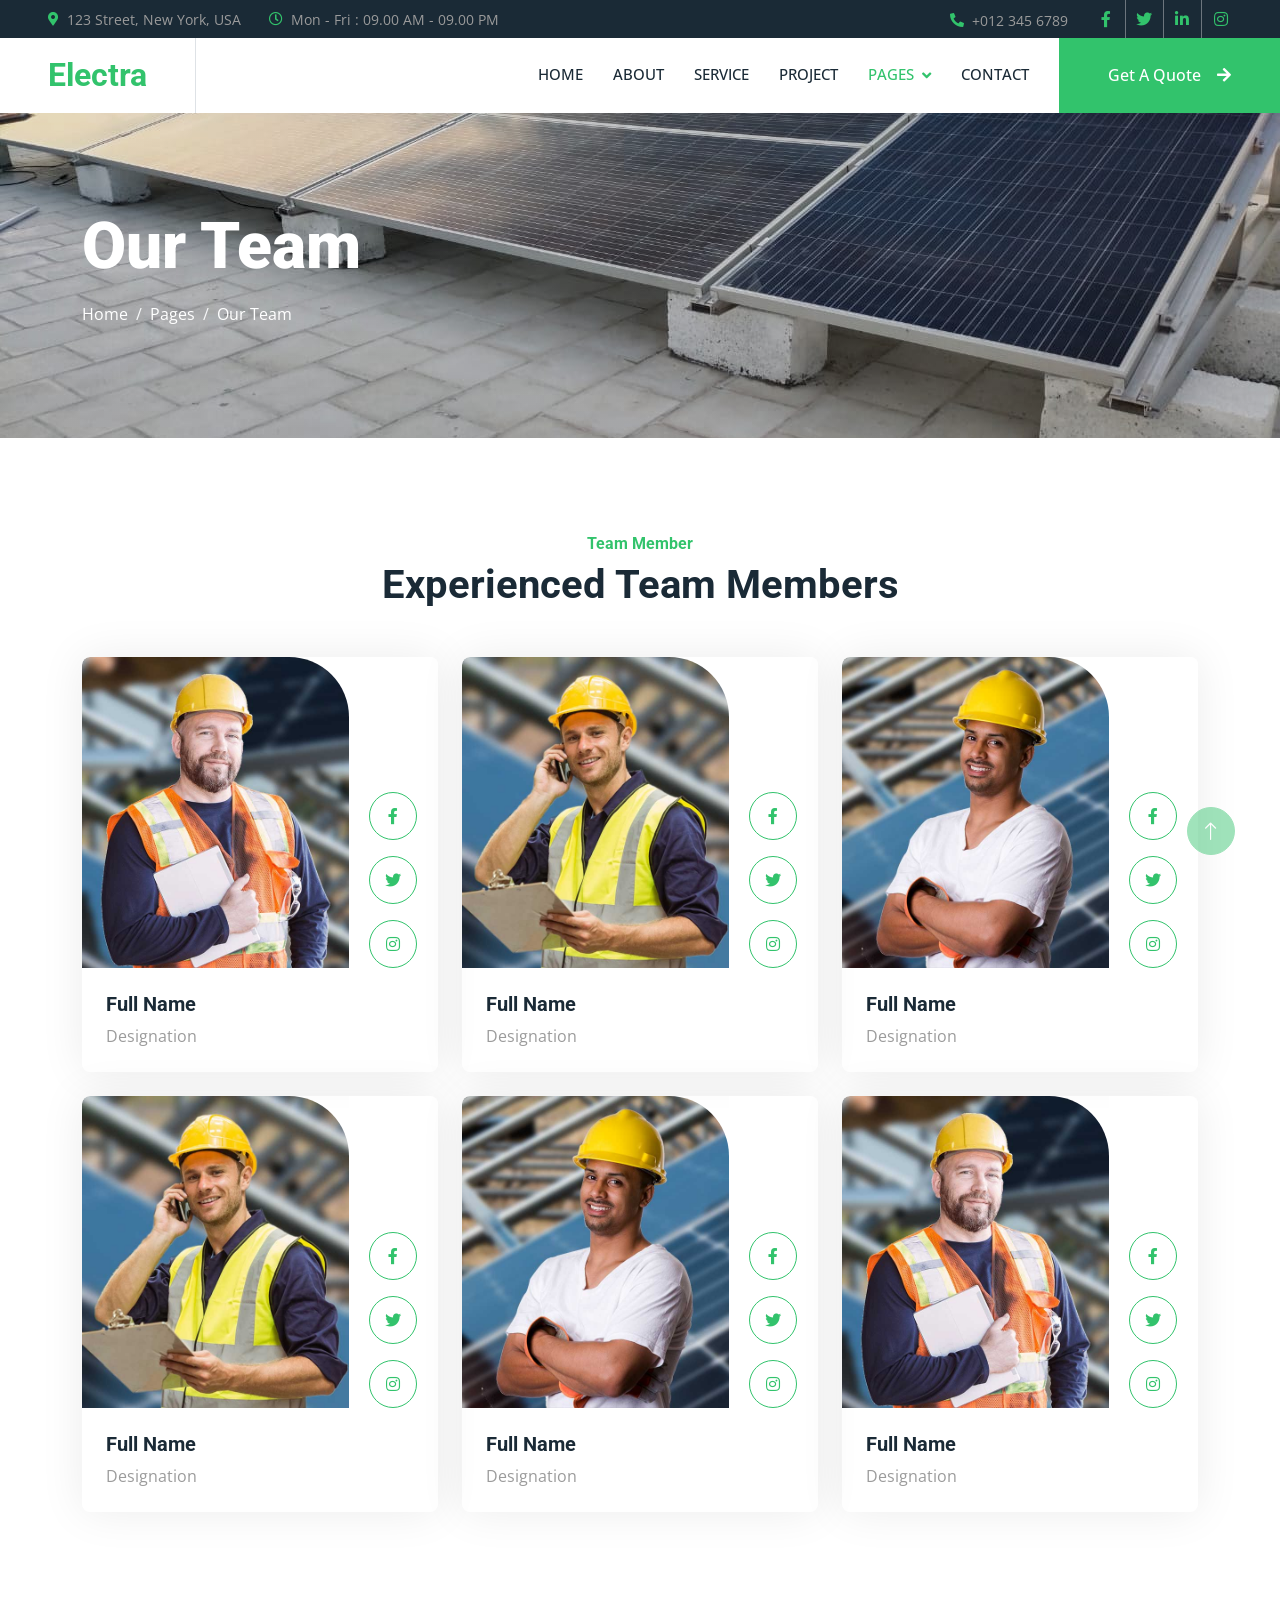
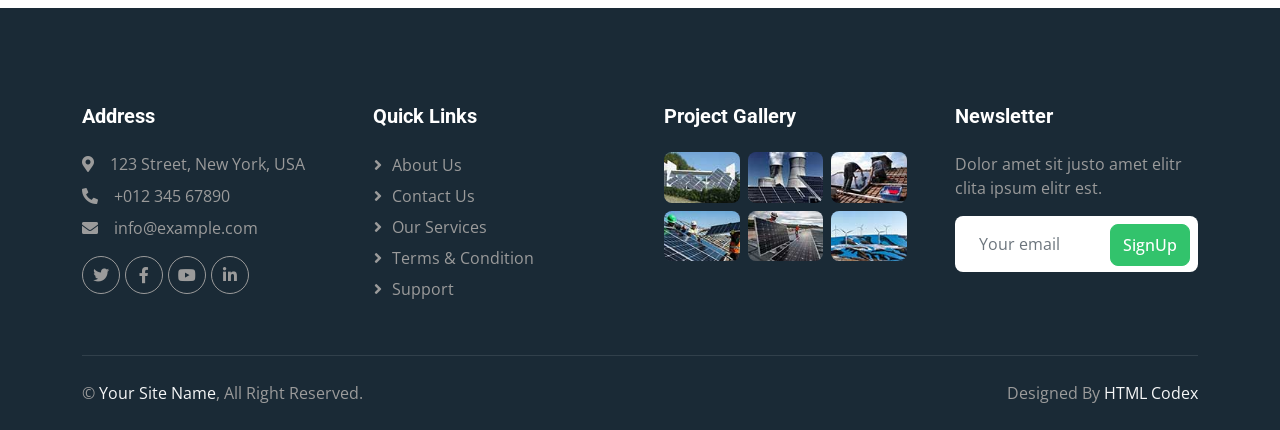
<file: team.html>
<!DOCTYPE html>
<html lang="en">

<head>
  <!-- Google Tag Manager -->
  <script>(function(w,d,s,l,i){w[l]=w[l]||[];w[l].push({'gtm.start':
  new Date().getTime(),event:'gtm.js'});var f=d.getElementsByTagName(s)[0],
  j=d.createElement(s),dl=l!='dataLayer'?'&l='+l:'';j.async=true;j.src=
  'https://www.googletagmanager.com/gtm.js?id='+i+dl;f.parentNode.insertBefore(j,f);
  })(window,document,'script','dataLayer','GTM-KQT5G82N');</script>
  <!-- End Google Tag Manager -->
    <meta charset="utf-8">
    <meta content="width=device-width, initial-scale=1.0" name="viewport">
    <title>Our Team of Solar Installation Experts | Salice Exim</title>
    <meta name="description" content="Meet the Salice Exim team that supplies, installs and services solar water heaters and rooftop solar systems in Chennai.">
    <meta name="keywords" content="solar water heater Chennai, Venus solar water heater, solar water heater price, heat pump water heater, rooftop solar Chennai, water level controller, Salice Exim">
    <meta name="robots" content="index, follow, max-image-preview:large">
    <link rel="canonical" href="https://saliceexim.com/team.html">
    <link rel="alternate" hreflang="en-IN" href="https://saliceexim.com/team.html">
    <link rel="alternate" hreflang="x-default" href="https://saliceexim.com/team.html">

    <!-- Open Graph / Twitter -->
    <meta property="og:type" content="website">
    <meta property="og:site_name" content="Salice Exim">
    <meta property="og:locale" content="en_IN">
    <meta property="og:title" content="Our Team of Solar Installation Experts | Salice Exim">
    <meta property="og:description" content="Meet the Salice Exim team that supplies, installs and services solar water heaters and rooftop solar systems in Chennai.">
    <meta property="og:url" content="https://saliceexim.com/team.html">
    <meta property="og:image" content="https://saliceexim.com/own_img/ch_main.jpeg">
    <meta property="og:image:width" content="1422">
    <meta property="og:image:height" content="800">
    <meta property="og:image:alt" content="Venus heat pump and solar water heater installation">
    <meta name="twitter:card" content="summary_large_image">
    <meta name="twitter:title" content="Our Team of Solar Installation Experts | Salice Exim">
    <meta name="twitter:description" content="Meet the Salice Exim team that supplies, installs and services solar water heaters and rooftop solar systems in Chennai.">
    <meta name="twitter:image" content="https://saliceexim.com/own_img/ch_main.jpeg">

    <!-- Favicon -->
    <link rel="icon" href="favicon.ico" sizes="any">
    <link rel="icon" type="image/png" sizes="48x48" href="own_img/icons/favicon-48.png">
    <link rel="icon" type="image/png" sizes="96x96" href="own_img/icons/favicon-96.png">
    <link rel="apple-touch-icon" sizes="180x180" href="own_img/icons/apple-touch-icon.png">

    <!-- Google Web Fonts -->
    <link rel="preconnect" href="https://fonts.googleapis.com">
    <link rel="preconnect" href="https://fonts.gstatic.com" crossorigin>
    <link href="https://fonts.googleapis.com/css2?family=Open+Sans:wght@400;500&family=Roboto:wght@500;700;900&display=swap" rel="stylesheet"> 

    <!-- Icon Font Stylesheet -->
    <link href="https://cdnjs.cloudflare.com/ajax/libs/font-awesome/5.10.0/css/all.min.css" rel="stylesheet">
    <link href="https://cdn.jsdelivr.net/npm/bootstrap-icons@1.4.1/font/bootstrap-icons.css" rel="stylesheet">

    <!-- Libraries Stylesheet -->
    <link href="lib/animate/animate.min.css" rel="stylesheet">
    <link href="lib/owlcarousel/assets/owl.carousel.min.css" rel="stylesheet">
    <link href="lib/lightbox/css/lightbox.min.css" rel="stylesheet">

    <!-- Customized Bootstrap Stylesheet -->
    <link href="css/bootstrap.min.css" rel="stylesheet">

    <!-- Template Stylesheet -->
    <link href="css/style.css" rel="stylesheet">

    <script type="application/ld+json">
      {
        "@context": "https://schema.org",
        "@graph": [
          {
            "@type": "LocalBusiness",
            "@id": "https://saliceexim.com/#business",
            "name": "Salice Exim",
            "url": "https://saliceexim.com/",
            "logo": "https://saliceexim.com/own_img/logo_big.jpeg",
            "image": [
              "https://saliceexim.com/own_img/logo_big.jpeg",
              "https://saliceexim.com/own_img/ch_main.jpeg"
            ],
            "telephone": "+91-9841145498",
            "email": "info@saliceexim.com",
            "priceRange": "₹4,500 - ₹3,85,000",
            "address": {
              "@type": "PostalAddress",
              "streetAddress": "#26/42, Post Office Street, 2nd Floor, Parrys",
              "addressLocality": "Chennai",
              "addressRegion": "TN",
              "postalCode": "600001",
              "addressCountry": "IN"
            },
            "geo": {
              "@type": "GeoCoordinates",
              "latitude": 13.094343,
              "longitude": 80.287727
            },
            "areaServed": [
              {
                "@type": "City",
                "name": "Chennai"
              },
              {
                "@type": "State",
                "name": "Tamil Nadu"
              }
            ],
            "description": "Salice Exim is an exclusive dealer of Venus Solar Water Heaters and supplier of energy saving and industrial mineral products in Chennai, Tamil Nadu, offering quality products and after-sales service."
          },
          {
            "@type": "BreadcrumbList",
            "itemListElement": [
              {
                "@type": "ListItem",
                "position": 1,
                "name": "Home",
                "item": "https://saliceexim.com/"
              },
              {
                "@type": "ListItem",
                "position": 2,
                "name": "Our Team",
                "item": "https://saliceexim.com/team.html"
              }
            ]
          }
        ]
      }
    </script>
</head>

<body>
  <!-- Google Tag Manager (noscript) -->
  <noscript><iframe src="https://www.googletagmanager.com/ns.html?id=GTM-KQT5G82N"
  height="0" width="0" style="display:none;visibility:hidden"></iframe></noscript>
  <!-- End Google Tag Manager (noscript) -->
    <!-- Spinner Start -->
    <div id="spinner" class="show bg-white position-fixed translate-middle w-100 vh-100 top-50 start-50 d-flex align-items-center justify-content-center">
        <div class="spinner-border text-primary" style="width: 3rem; height: 3rem;" role="status">
            <span class="sr-only">Loading...</span>
        </div>
    </div>
    <!-- Spinner End -->


    <!-- Topbar Start -->
    <div class="container-fluid bg-dark p-0">
        <div class="row gx-0 d-none d-lg-flex">
            <div class="col-lg-7 px-5 text-start">
                <div class="h-100 d-inline-flex align-items-center me-4">
                    <small class="fa fa-map-marker-alt text-primary me-2"></small>
                    <small>123 Street, New York, USA</small>
                </div>
                <div class="h-100 d-inline-flex align-items-center">
                    <small class="far fa-clock text-primary me-2"></small>
                    <small>Mon - Fri : 09.00 AM - 09.00 PM</small>
                </div>
            </div>
            <div class="col-lg-5 px-5 text-end">
                <div class="h-100 d-inline-flex align-items-center me-4">
                    <small class="fa fa-phone-alt text-primary me-2"></small>
                    <small>+012 345 6789</small>
                </div>
                <div class="h-100 d-inline-flex align-items-center mx-n2">
                    <a class="btn btn-square btn-link rounded-0 border-0 border-end border-secondary" href=""><i class="fab fa-facebook-f"></i></a>
                    <a class="btn btn-square btn-link rounded-0 border-0 border-end border-secondary" href=""><i class="fab fa-twitter"></i></a>
                    <a class="btn btn-square btn-link rounded-0 border-0 border-end border-secondary" href=""><i class="fab fa-linkedin-in"></i></a>
                    <a class="btn btn-square btn-link rounded-0" href=""><i class="fab fa-instagram"></i></a>
                </div>
            </div>
        </div>
    </div>
    <!-- Topbar End -->


    <!-- Navbar Start -->
    <nav class="navbar navbar-expand-lg bg-white navbar-light sticky-top p-0">
        <a href="index.html" class="navbar-brand d-flex align-items-center border-end px-4 px-lg-5">
            <p class="h2 m-0 text-primary">Electra</p>
        </a>
        <button type="button" class="navbar-toggler me-4" data-bs-toggle="collapse" data-bs-target="#navbarCollapse">
            <span class="navbar-toggler-icon"></span>
        </button>
        <div class="collapse navbar-collapse" id="navbarCollapse">
            <div class="navbar-nav ms-auto p-4 p-lg-0">
                <a href="index.html" class="nav-item nav-link">Home</a>
                <a href="about.html" class="nav-item nav-link">About</a>
                <a href="service.html" class="nav-item nav-link">Service</a>
                <a href="project.html" class="nav-item nav-link">Project</a>
                <div class="nav-item dropdown">
                    <a href="#" class="nav-link dropdown-toggle active" data-bs-toggle="dropdown">Pages</a>
                    <div class="dropdown-menu bg-light m-0">
                        <a href="feature.html" class="dropdown-item">Feature</a>
                        <a href="quote.html" class="dropdown-item">Free Quote</a>
                        <a href="team.html" class="dropdown-item active">Our Team</a>
                        <a href="testimonial.html" class="dropdown-item">Testimonial</a>
                        <a href="404.html" class="dropdown-item">404 Page</a>
                    </div>
                </div>
                <a href="contact.html" class="nav-item nav-link">Contact</a>
            </div>
            <a href="" class="btn btn-primary rounded-0 py-4 px-lg-5 d-none d-lg-block">Get A Quote<i class="fa fa-arrow-right ms-3"></i></a>
        </div>
    </nav>
    <!-- Navbar End -->


    <!-- Page Header Start -->
    <div class="container-fluid page-header py-5 mb-5">
        <div class="container py-5">
            <h1 class="display-3 text-white mb-3 animated slideInDown">Our Team</h1>
            <nav aria-label="breadcrumb animated slideInDown">
                <ol class="breadcrumb">
                    <li class="breadcrumb-item"><a class="text-white" href="#">Home</a></li>
                    <li class="breadcrumb-item"><a class="text-white" href="#">Pages</a></li>
                    <li class="breadcrumb-item text-white active" aria-current="page">Our Team</li>
                </ol>
            </nav>
        </div>
    </div>
    <!-- Page Header End -->


    <!-- Team Start -->
    <div class="container-xxl py-5">
        <div class="container">
            <div class="text-center mx-auto mb-5 wow fadeInUp" data-wow-delay="0.1s" style="max-width: 600px;">
                <p class="h6 text-primary">Team Member</p>
                <h2 class="h1 mb-4">Experienced Team Members</h2>
            </div>
            <div class="row g-4">
                <div class="col-lg-4 col-md-6 wow fadeInUp" data-wow-delay="0.1s">
                    <div class="team-item rounded overflow-hidden">
                        <div class="d-flex">
                            <img class="img-fluid w-75" loading="lazy" decoding="async" src="img/team-1.jpg" alt="Salice Exim solar installation team member">
                            <div class="team-social w-25">
                                <a class="btn btn-lg-square btn-outline-primary rounded-circle mt-3" href=""><i class="fab fa-facebook-f"></i></a>
                                <a class="btn btn-lg-square btn-outline-primary rounded-circle mt-3" href=""><i class="fab fa-twitter"></i></a>
                                <a class="btn btn-lg-square btn-outline-primary rounded-circle mt-3" href=""><i class="fab fa-instagram"></i></a>
                            </div>
                        </div>
                        <div class="p-4">
                            <h3 class="h5">Full Name</h3>
                            <span>Designation</span>
                        </div>
                    </div>
                </div>
                <div class="col-lg-4 col-md-6 wow fadeInUp" data-wow-delay="0.3s">
                    <div class="team-item rounded overflow-hidden">
                        <div class="d-flex">
                            <img class="img-fluid w-75" loading="lazy" decoding="async" src="img/team-2.jpg" alt="Salice Exim solar installation team member">
                            <div class="team-social w-25">
                                <a class="btn btn-lg-square btn-outline-primary rounded-circle mt-3" href=""><i class="fab fa-facebook-f"></i></a>
                                <a class="btn btn-lg-square btn-outline-primary rounded-circle mt-3" href=""><i class="fab fa-twitter"></i></a>
                                <a class="btn btn-lg-square btn-outline-primary rounded-circle mt-3" href=""><i class="fab fa-instagram"></i></a>
                            </div>
                        </div>
                        <div class="p-4">
                            <h3 class="h5">Full Name</h3>
                            <span>Designation</span>
                        </div>
                    </div>
                </div>
                <div class="col-lg-4 col-md-6 wow fadeInUp" data-wow-delay="0.5s">
                    <div class="team-item rounded overflow-hidden">
                        <div class="d-flex">
                            <img class="img-fluid w-75" loading="lazy" decoding="async" src="img/team-3.jpg" alt="Salice Exim solar installation team member">
                            <div class="team-social w-25">
                                <a class="btn btn-lg-square btn-outline-primary rounded-circle mt-3" href=""><i class="fab fa-facebook-f"></i></a>
                                <a class="btn btn-lg-square btn-outline-primary rounded-circle mt-3" href=""><i class="fab fa-twitter"></i></a>
                                <a class="btn btn-lg-square btn-outline-primary rounded-circle mt-3" href=""><i class="fab fa-instagram"></i></a>
                            </div>
                        </div>
                        <div class="p-4">
                            <h3 class="h5">Full Name</h3>
                            <span>Designation</span>
                        </div>
                    </div>
                </div>
                <div class="col-lg-4 col-md-6 wow fadeInUp" data-wow-delay="0.1s">
                    <div class="team-item rounded overflow-hidden">
                        <div class="d-flex">
                            <img class="img-fluid w-75" loading="lazy" decoding="async" src="img/team-2.jpg" alt="Salice Exim solar installation team member">
                            <div class="team-social w-25">
                                <a class="btn btn-lg-square btn-outline-primary rounded-circle mt-3" href=""><i class="fab fa-facebook-f"></i></a>
                                <a class="btn btn-lg-square btn-outline-primary rounded-circle mt-3" href=""><i class="fab fa-twitter"></i></a>
                                <a class="btn btn-lg-square btn-outline-primary rounded-circle mt-3" href=""><i class="fab fa-instagram"></i></a>
                            </div>
                        </div>
                        <div class="p-4">
                            <h3 class="h5">Full Name</h3>
                            <span>Designation</span>
                        </div>
                    </div>
                </div>
                <div class="col-lg-4 col-md-6 wow fadeInUp" data-wow-delay="0.3s">
                    <div class="team-item rounded overflow-hidden">
                        <div class="d-flex">
                            <img class="img-fluid w-75" loading="lazy" decoding="async" src="img/team-3.jpg" alt="Salice Exim solar installation team member">
                            <div class="team-social w-25">
                                <a class="btn btn-lg-square btn-outline-primary rounded-circle mt-3" href=""><i class="fab fa-facebook-f"></i></a>
                                <a class="btn btn-lg-square btn-outline-primary rounded-circle mt-3" href=""><i class="fab fa-twitter"></i></a>
                                <a class="btn btn-lg-square btn-outline-primary rounded-circle mt-3" href=""><i class="fab fa-instagram"></i></a>
                            </div>
                        </div>
                        <div class="p-4">
                            <h3 class="h5">Full Name</h3>
                            <span>Designation</span>
                        </div>
                    </div>
                </div>
                <div class="col-lg-4 col-md-6 wow fadeInUp" data-wow-delay="0.5s">
                    <div class="team-item rounded overflow-hidden">
                        <div class="d-flex">
                            <img class="img-fluid w-75" loading="lazy" decoding="async" src="img/team-1.jpg" alt="Salice Exim solar installation team member">
                            <div class="team-social w-25">
                                <a class="btn btn-lg-square btn-outline-primary rounded-circle mt-3" href=""><i class="fab fa-facebook-f"></i></a>
                                <a class="btn btn-lg-square btn-outline-primary rounded-circle mt-3" href=""><i class="fab fa-twitter"></i></a>
                                <a class="btn btn-lg-square btn-outline-primary rounded-circle mt-3" href=""><i class="fab fa-instagram"></i></a>
                            </div>
                        </div>
                        <div class="p-4">
                            <h3 class="h5">Full Name</h3>
                            <span>Designation</span>
                        </div>
                    </div>
                </div>
            </div>
        </div>
    </div>
    <!-- Team End -->
        

    <!-- Footer Start -->
    <div class="container-fluid bg-dark text-body footer mt-5 pt-5 wow fadeIn" data-wow-delay="0.1s">
        <div class="container py-5">
            <div class="row g-5">
                <div class="col-lg-3 col-md-6">
                    <h2 class="h5 text-white mb-4">Address</h2>
                    <p class="mb-2"><i class="fa fa-map-marker-alt me-3"></i>123 Street, New York, USA</p>
                    <p class="mb-2"><i class="fa fa-phone-alt me-3"></i>+012 345 67890</p>
                    <p class="mb-2"><i class="fa fa-envelope me-3"></i>info@example.com</p>
                    <div class="d-flex pt-2">
                        <a class="btn btn-square btn-outline-light btn-social" href=""><i class="fab fa-twitter"></i></a>
                        <a class="btn btn-square btn-outline-light btn-social" href=""><i class="fab fa-facebook-f"></i></a>
                        <a class="btn btn-square btn-outline-light btn-social" href=""><i class="fab fa-youtube"></i></a>
                        <a class="btn btn-square btn-outline-light btn-social" href=""><i class="fab fa-linkedin-in"></i></a>
                    </div>
                </div>
                <div class="col-lg-3 col-md-6">
                    <h2 class="h5 text-white mb-4">Quick Links</h2>
                    <a class="btn btn-link" href="about.html">About Us</a>
                    <a class="btn btn-link" href="contact.html">Contact Us</a>
                    <a class="btn btn-link" href="service.html">Our Services</a>
                    <a class="btn btn-link" href="">Terms & Condition</a>
                    <a class="btn btn-link" href="contact.html">Support</a>
                </div>
                <div class="col-lg-3 col-md-6">
                    <h2 class="h5 text-white mb-4">Project Gallery</h2>
                    <div class="row g-2">
                        <div class="col-4">
                            <img class="img-fluid rounded" loading="lazy" decoding="async" src="img/gallery-1.jpg" alt="Solar panels installed outside a building">
                        </div>
                        <div class="col-4">
                            <img class="img-fluid rounded" loading="lazy" decoding="async" src="img/gallery-2.jpg" alt="Solar panels and power plant cooling towers">
                        </div>
                        <div class="col-4">
                            <img class="img-fluid rounded" loading="lazy" decoding="async" src="img/gallery-3.jpg" alt="Workers installing solar panels on a tiled roof">
                        </div>
                        <div class="col-4">
                            <img class="img-fluid rounded" loading="lazy" decoding="async" src="img/gallery-4.jpg" alt="Engineers installing rooftop solar panels">
                        </div>
                        <div class="col-4">
                            <img class="img-fluid rounded" loading="lazy" decoding="async" src="img/gallery-5.jpg" alt="Technician carrying a solar panel on a rooftop">
                        </div>
                        <div class="col-4">
                            <img class="img-fluid rounded" loading="lazy" decoding="async" src="img/gallery-6.jpg" alt="Wind turbines on a hillside">
                        </div>
                    </div>
                </div>
                <div class="col-lg-3 col-md-6">
                    <h2 class="h5 text-white mb-4">Newsletter</h2>
                    <p>Dolor amet sit justo amet elitr clita ipsum elitr est.</p>
                    <div class="position-relative mx-auto" style="max-width: 400px;">
                        <input class="form-control border-0 w-100 py-3 ps-4 pe-5" type="text" placeholder="Your email">
                        <button type="button" class="btn btn-primary py-2 position-absolute top-0 end-0 mt-2 me-2">SignUp</button>
                    </div>
                </div>
            </div>
        </div>
        <div class="container">
            <div class="copyright">
                <div class="row">
                    <div class="col-md-6 text-center text-md-start mb-3 mb-md-0">
                        &copy; <a href="#">Your Site Name</a>, All Right Reserved.
                    </div>
                    <div class="col-md-6 text-center text-md-end">
                        <!--/*** This template is free as long as you keep the footer author’s credit link/attribution link/backlink. If you'd like to use the template without the footer author’s credit link/attribution link/backlink, you can purchase the Credit Removal License from "https://htmlcodex.com/credit-removal". Thank you for your support. ***/-->
                        Designed By <a href="https://htmlcodex.com">HTML Codex</a>
                    </div>
                </div>
            </div>
        </div>
    </div>
    <!-- Footer End -->


    <!-- Back to Top -->
    <a href="#" class="btn btn-lg btn-primary btn-lg-square rounded-circle back-to-top"><i class="bi bi-arrow-up"></i></a>


    <!-- JavaScript Libraries -->
    <script src="https://code.jquery.com/jquery-3.4.1.min.js"></script>
    <script src="https://cdn.jsdelivr.net/npm/bootstrap@5.0.0/dist/js/bootstrap.bundle.min.js"></script>
    <script src="lib/wow/wow.min.js"></script>
    <script src="lib/easing/easing.min.js"></script>
    <script src="lib/waypoints/waypoints.min.js"></script>
    <script src="lib/counterup/counterup.min.js"></script>
    <script src="lib/owlcarousel/owl.carousel.min.js"></script>
    <script src="lib/isotope/isotope.pkgd.min.js"></script>
    <script src="lib/lightbox/js/lightbox.min.js"></script>

    <!-- Template Javascript -->
    <script src="js/main.js"></script>
</body>

</html>
</file>
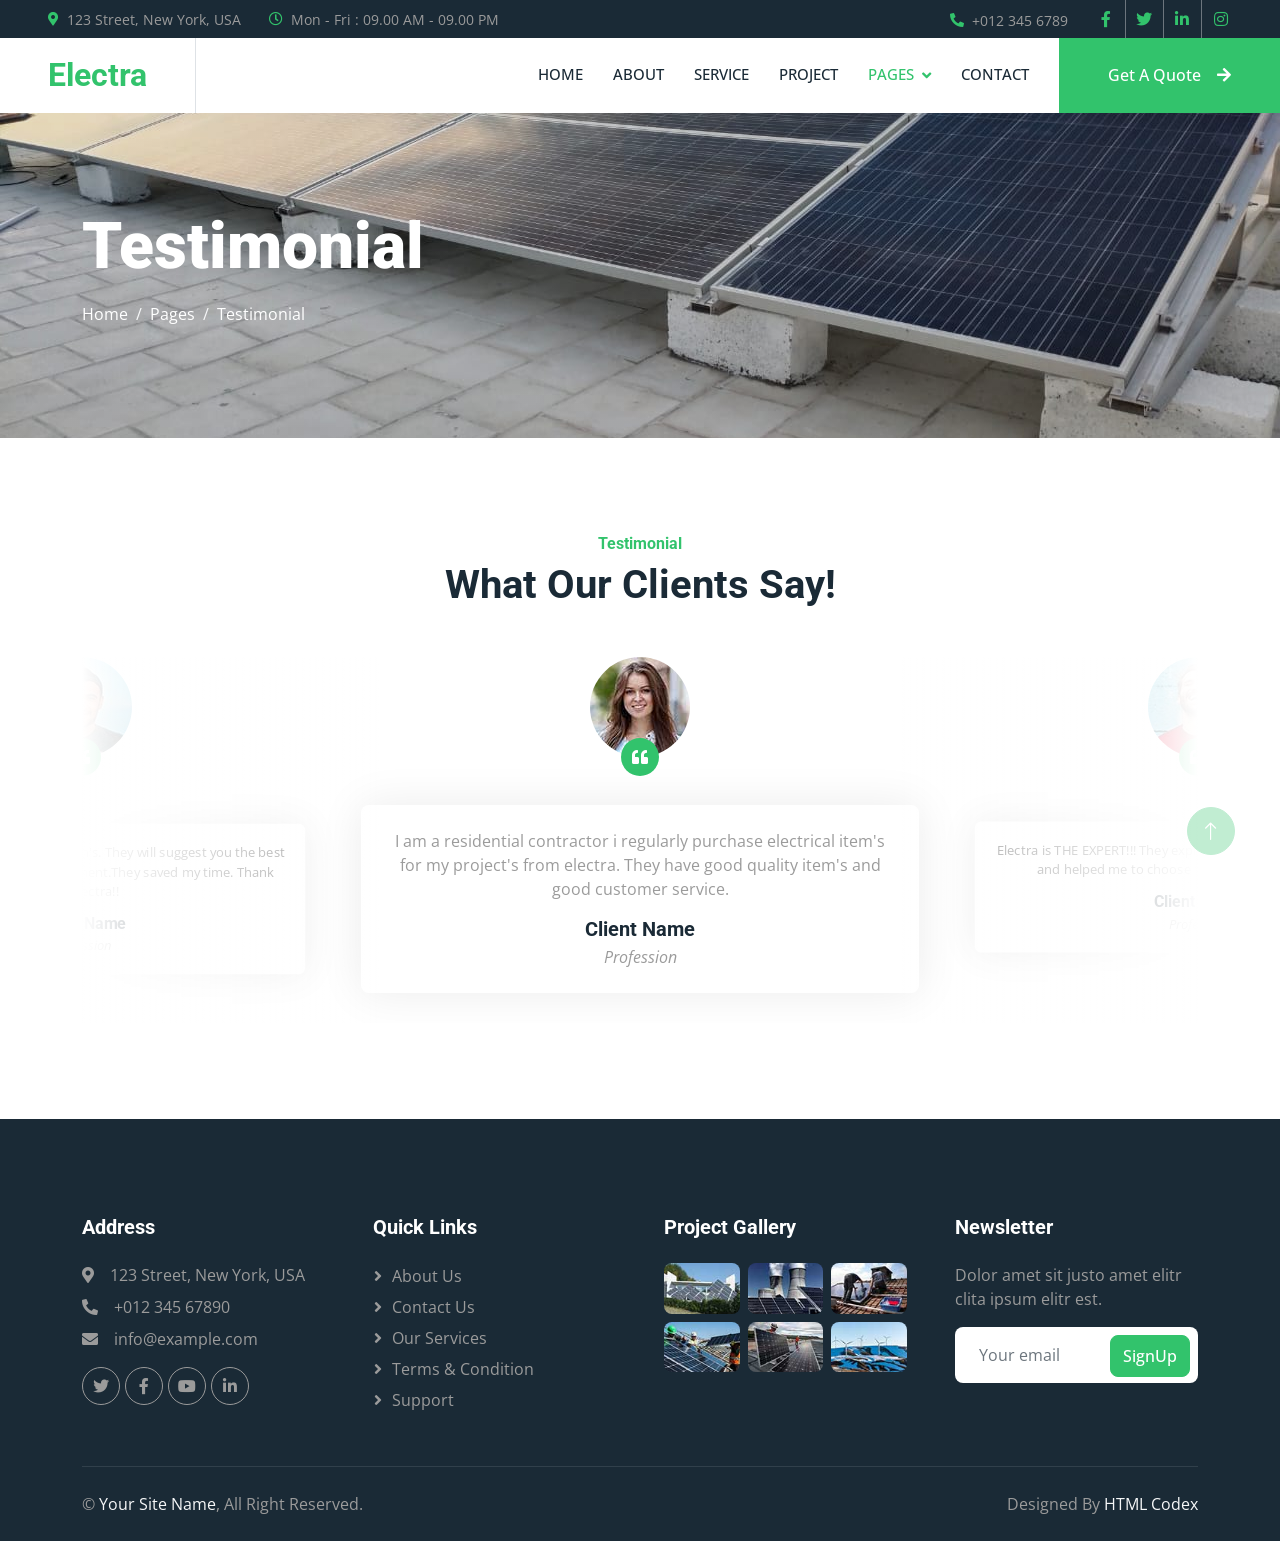
<file: testimonial.html>
<!DOCTYPE html>
<html lang="en">

<head>
  <!-- Google Tag Manager -->
  <script>(function(w,d,s,l,i){w[l]=w[l]||[];w[l].push({'gtm.start':
  new Date().getTime(),event:'gtm.js'});var f=d.getElementsByTagName(s)[0],
  j=d.createElement(s),dl=l!='dataLayer'?'&l='+l:'';j.async=true;j.src=
  'https://www.googletagmanager.com/gtm.js?id='+i+dl;f.parentNode.insertBefore(j,f);
  })(window,document,'script','dataLayer','GTM-KQT5G82N');</script>
  <!-- End Google Tag Manager -->
    <meta charset="utf-8">
    <meta content="width=device-width, initial-scale=1.0" name="viewport">
    <title>Customer Reviews of Our Solar Water Heaters | Salice Exim</title>
    <meta name="description" content="Read what customers say about Salice Exim solar water heaters, heat pumps and after-sales service in Chennai and Tamil Nadu.">
    <meta name="keywords" content="solar water heater Chennai, Venus solar water heater, solar water heater price, heat pump water heater, rooftop solar Chennai, water level controller, Salice Exim">
    <meta name="robots" content="index, follow, max-image-preview:large">
    <link rel="canonical" href="https://saliceexim.com/testimonial.html">
    <link rel="alternate" hreflang="en-IN" href="https://saliceexim.com/testimonial.html">
    <link rel="alternate" hreflang="x-default" href="https://saliceexim.com/testimonial.html">

    <!-- Open Graph / Twitter -->
    <meta property="og:type" content="website">
    <meta property="og:site_name" content="Salice Exim">
    <meta property="og:locale" content="en_IN">
    <meta property="og:title" content="Customer Reviews of Our Solar Water Heaters | Salice Exim">
    <meta property="og:description" content="Read what customers say about Salice Exim solar water heaters, heat pumps and after-sales service in Chennai and Tamil Nadu.">
    <meta property="og:url" content="https://saliceexim.com/testimonial.html">
    <meta property="og:image" content="https://saliceexim.com/own_img/ch_main.jpeg">
    <meta property="og:image:width" content="1422">
    <meta property="og:image:height" content="800">
    <meta property="og:image:alt" content="Venus heat pump and solar water heater installation">
    <meta name="twitter:card" content="summary_large_image">
    <meta name="twitter:title" content="Customer Reviews of Our Solar Water Heaters | Salice Exim">
    <meta name="twitter:description" content="Read what customers say about Salice Exim solar water heaters, heat pumps and after-sales service in Chennai and Tamil Nadu.">
    <meta name="twitter:image" content="https://saliceexim.com/own_img/ch_main.jpeg">

    <!-- Favicon -->
    <link rel="icon" href="favicon.ico" sizes="any">
    <link rel="icon" type="image/png" sizes="48x48" href="own_img/icons/favicon-48.png">
    <link rel="icon" type="image/png" sizes="96x96" href="own_img/icons/favicon-96.png">
    <link rel="apple-touch-icon" sizes="180x180" href="own_img/icons/apple-touch-icon.png">

    <!-- Google Web Fonts -->
    <link rel="preconnect" href="https://fonts.googleapis.com">
    <link rel="preconnect" href="https://fonts.gstatic.com" crossorigin>
    <link href="https://fonts.googleapis.com/css2?family=Open+Sans:wght@400;500&family=Roboto:wght@500;700;900&display=swap" rel="stylesheet"> 

    <!-- Icon Font Stylesheet -->
    <link href="https://cdnjs.cloudflare.com/ajax/libs/font-awesome/5.10.0/css/all.min.css" rel="stylesheet">
    <link href="https://cdn.jsdelivr.net/npm/bootstrap-icons@1.4.1/font/bootstrap-icons.css" rel="stylesheet">

    <!-- Libraries Stylesheet -->
    <link href="lib/animate/animate.min.css" rel="stylesheet">
    <link href="lib/owlcarousel/assets/owl.carousel.min.css" rel="stylesheet">
    <link href="lib/lightbox/css/lightbox.min.css" rel="stylesheet">

    <!-- Customized Bootstrap Stylesheet -->
    <link href="css/bootstrap.min.css" rel="stylesheet">

    <!-- Template Stylesheet -->
    <link href="css/style.css" rel="stylesheet">

    <script type="application/ld+json">
      {
        "@context": "https://schema.org",
        "@graph": [
          {
            "@type": "LocalBusiness",
            "@id": "https://saliceexim.com/#business",
            "name": "Salice Exim",
            "url": "https://saliceexim.com/",
            "logo": "https://saliceexim.com/own_img/logo_big.jpeg",
            "image": [
              "https://saliceexim.com/own_img/logo_big.jpeg",
              "https://saliceexim.com/own_img/ch_main.jpeg"
            ],
            "telephone": "+91-9841145498",
            "email": "info@saliceexim.com",
            "priceRange": "₹4,500 - ₹3,85,000",
            "address": {
              "@type": "PostalAddress",
              "streetAddress": "#26/42, Post Office Street, 2nd Floor, Parrys",
              "addressLocality": "Chennai",
              "addressRegion": "TN",
              "postalCode": "600001",
              "addressCountry": "IN"
            },
            "geo": {
              "@type": "GeoCoordinates",
              "latitude": 13.094343,
              "longitude": 80.287727
            },
            "areaServed": [
              {
                "@type": "City",
                "name": "Chennai"
              },
              {
                "@type": "State",
                "name": "Tamil Nadu"
              }
            ],
            "description": "Salice Exim is an exclusive dealer of Venus Solar Water Heaters and supplier of energy saving and industrial mineral products in Chennai, Tamil Nadu, offering quality products and after-sales service."
          },
          {
            "@type": "BreadcrumbList",
            "itemListElement": [
              {
                "@type": "ListItem",
                "position": 1,
                "name": "Home",
                "item": "https://saliceexim.com/"
              },
              {
                "@type": "ListItem",
                "position": 2,
                "name": "Testimonial",
                "item": "https://saliceexim.com/testimonial.html"
              }
            ]
          }
        ]
      }
    </script>
</head>

<body>
  <!-- Google Tag Manager (noscript) -->
  <noscript><iframe src="https://www.googletagmanager.com/ns.html?id=GTM-KQT5G82N"
  height="0" width="0" style="display:none;visibility:hidden"></iframe></noscript>
  <!-- End Google Tag Manager (noscript) -->
    <!-- Spinner Start -->
    <div id="spinner" class="show bg-white position-fixed translate-middle w-100 vh-100 top-50 start-50 d-flex align-items-center justify-content-center">
        <div class="spinner-border text-primary" style="width: 3rem; height: 3rem;" role="status">
            <span class="sr-only">Loading...</span>
        </div>
    </div>
    <!-- Spinner End -->


    <!-- Topbar Start -->
    <div class="container-fluid bg-dark p-0">
        <div class="row gx-0 d-none d-lg-flex">
            <div class="col-lg-7 px-5 text-start">
                <div class="h-100 d-inline-flex align-items-center me-4">
                    <small class="fa fa-map-marker-alt text-primary me-2"></small>
                    <small>123 Street, New York, USA</small>
                </div>
                <div class="h-100 d-inline-flex align-items-center">
                    <small class="far fa-clock text-primary me-2"></small>
                    <small>Mon - Fri : 09.00 AM - 09.00 PM</small>
                </div>
            </div>
            <div class="col-lg-5 px-5 text-end">
                <div class="h-100 d-inline-flex align-items-center me-4">
                    <small class="fa fa-phone-alt text-primary me-2"></small>
                    <small>+012 345 6789</small>
                </div>
                <div class="h-100 d-inline-flex align-items-center mx-n2">
                    <a class="btn btn-square btn-link rounded-0 border-0 border-end border-secondary" href=""><i class="fab fa-facebook-f"></i></a>
                    <a class="btn btn-square btn-link rounded-0 border-0 border-end border-secondary" href=""><i class="fab fa-twitter"></i></a>
                    <a class="btn btn-square btn-link rounded-0 border-0 border-end border-secondary" href=""><i class="fab fa-linkedin-in"></i></a>
                    <a class="btn btn-square btn-link rounded-0" href=""><i class="fab fa-instagram"></i></a>
                </div>
            </div>
        </div>
    </div>
    <!-- Topbar End -->


    <!-- Navbar Start -->
    <nav class="navbar navbar-expand-lg bg-white navbar-light sticky-top p-0">
        <a href="index.html" class="navbar-brand d-flex align-items-center border-end px-4 px-lg-5">
            <p class="h2 m-0 text-primary">Electra</p>
        </a>
        <button type="button" class="navbar-toggler me-4" data-bs-toggle="collapse" data-bs-target="#navbarCollapse">
            <span class="navbar-toggler-icon"></span>
        </button>
        <div class="collapse navbar-collapse" id="navbarCollapse">
            <div class="navbar-nav ms-auto p-4 p-lg-0">
                <a href="index.html" class="nav-item nav-link">Home</a>
                <a href="about.html" class="nav-item nav-link">About</a>
                <a href="service.html" class="nav-item nav-link">Service</a>
                <a href="project.html" class="nav-item nav-link">Project</a>
                <div class="nav-item dropdown">
                    <a href="#" class="nav-link dropdown-toggle active" data-bs-toggle="dropdown">Pages</a>
                    <div class="dropdown-menu bg-light m-0">
                        <a href="feature.html" class="dropdown-item">Feature</a>
                        <a href="quote.html" class="dropdown-item">Free Quote</a>
                        <a href="team.html" class="dropdown-item">Our Team</a>
                        <a href="testimonial.html" class="dropdown-item active">Testimonial</a>
                        <a href="404.html" class="dropdown-item">404 Page</a>
                    </div>
                </div>
                <a href="contact.html" class="nav-item nav-link">Contact</a>
            </div>
            <a href="" class="btn btn-primary rounded-0 py-4 px-lg-5 d-none d-lg-block">Get A Quote<i class="fa fa-arrow-right ms-3"></i></a>
        </div>
    </nav>
    <!-- Navbar End -->


    <!-- Page Header Start -->
    <div class="container-fluid page-header py-5 mb-5">
        <div class="container py-5">
            <h1 class="display-3 text-white mb-3 animated slideInDown">Testimonial</h1>
            <nav aria-label="breadcrumb animated slideInDown">
                <ol class="breadcrumb">
                    <li class="breadcrumb-item"><a class="text-white" href="#">Home</a></li>
                    <li class="breadcrumb-item"><a class="text-white" href="#">Pages</a></li>
                    <li class="breadcrumb-item text-white active" aria-current="page">Testimonial</li>
                </ol>
            </nav>
        </div>
    </div>
    <!-- Page Header End -->


    <!-- Testimonial Start -->
    <div class="container-xxl py-5">
        <div class="container">
            <div class="text-center mx-auto mb-5 wow fadeInUp" data-wow-delay="0.1s" style="max-width: 600px;">
                <p class="h6 text-primary">Testimonial</p>
                <h2 class="h1 mb-4">What Our Clients Say!</h2>
            </div>
            <div class="owl-carousel testimonial-carousel wow fadeInUp" data-wow-delay="0.1s">
                <div class="testimonial-item text-center">
                    <div class="testimonial-img position-relative">
                        <img class="img-fluid rounded-circle mx-auto mb-5" loading="lazy" decoding="async" src="img/testimonial-1.jpg" alt="Salice Exim customer">
                        <div class="btn-square bg-primary rounded-circle">
                            <i class="fa fa-quote-left text-white"></i>
                        </div>
                    </div>
                    <div class="testimonial-text text-center rounded p-4">
                        <p>I am a residential contractor i regularly purchase electrical item's for my project's from electra. They have good quality item's and good customer service.</p>
                        <h3 class="h5 mb-1">Client Name</h3>
                        <span class="fst-italic">Profession</span>
                    </div>
                </div>
                <div class="testimonial-item text-center">
                    <div class="testimonial-img position-relative">
                        <img class="img-fluid rounded-circle mx-auto mb-5" loading="lazy" decoding="async" src="img/testimonial-2.jpg" alt="Salice Exim customer">
                        <div class="btn-square bg-primary rounded-circle">
                            <i class="fa fa-quote-left text-white"></i>
                        </div>
                    </div>
                    <div class="testimonial-text text-center rounded p-4">
                        <p>Electra is THE EXPERT!!! They explained about the latest technology and helped me to choose the right item for my office.</p>
                        <h3 class="h5 mb-1">Client Name</h3>
                        <span class="fst-italic">Profession</span>
                    </div>
                </div>
                <div class="testimonial-item text-center">
                    <div class="testimonial-img position-relative">
                        <img class="img-fluid rounded-circle mx-auto mb-5" loading="lazy" decoding="async" src="img/testimonial-3.jpg" alt="Salice Exim customer">
                        <div class="btn-square bg-primary rounded-circle">
                            <i class="fa fa-quote-left text-white"></i>
                        </div>
                    </div>
                    <div class="testimonial-text text-center rounded p-4">
                        <p>They have a wide collection of item's. They will suggest you the best item according to your requirement.They saved my time. Thank you electra!!</p>
                        <h3 class="h5 mb-1">Client Name</h3>
                        <span class="fst-italic">Profession</span>
                    </div>
                </div>
            </div>
        </div>
    </div>
    <!-- Testimonial End -->
        

    <!-- Footer Start -->
    <div class="container-fluid bg-dark text-body footer mt-5 pt-5 wow fadeIn" data-wow-delay="0.1s">
        <div class="container py-5">
            <div class="row g-5">
                <div class="col-lg-3 col-md-6">
                    <h2 class="h5 text-white mb-4">Address</h2>
                    <p class="mb-2"><i class="fa fa-map-marker-alt me-3"></i>123 Street, New York, USA</p>
                    <p class="mb-2"><i class="fa fa-phone-alt me-3"></i>+012 345 67890</p>
                    <p class="mb-2"><i class="fa fa-envelope me-3"></i>info@example.com</p>
                    <div class="d-flex pt-2">
                        <a class="btn btn-square btn-outline-light btn-social" href=""><i class="fab fa-twitter"></i></a>
                        <a class="btn btn-square btn-outline-light btn-social" href=""><i class="fab fa-facebook-f"></i></a>
                        <a class="btn btn-square btn-outline-light btn-social" href=""><i class="fab fa-youtube"></i></a>
                        <a class="btn btn-square btn-outline-light btn-social" href=""><i class="fab fa-linkedin-in"></i></a>
                    </div>
                </div>
                <div class="col-lg-3 col-md-6">
                    <h2 class="h5 text-white mb-4">Quick Links</h2>
                    <a class="btn btn-link" href="about.html">About Us</a>
                    <a class="btn btn-link" href="contact.html">Contact Us</a>
                    <a class="btn btn-link" href="service.html">Our Services</a>
                    <a class="btn btn-link" href="">Terms & Condition</a>
                    <a class="btn btn-link" href="contact.html">Support</a>
                </div>
                <div class="col-lg-3 col-md-6">
                    <h2 class="h5 text-white mb-4">Project Gallery</h2>
                    <div class="row g-2">
                        <div class="col-4">
                            <img class="img-fluid rounded" loading="lazy" decoding="async" src="img/gallery-1.jpg" alt="Solar panels installed outside a building">
                        </div>
                        <div class="col-4">
                            <img class="img-fluid rounded" loading="lazy" decoding="async" src="img/gallery-2.jpg" alt="Solar panels and power plant cooling towers">
                        </div>
                        <div class="col-4">
                            <img class="img-fluid rounded" loading="lazy" decoding="async" src="img/gallery-3.jpg" alt="Workers installing solar panels on a tiled roof">
                        </div>
                        <div class="col-4">
                            <img class="img-fluid rounded" loading="lazy" decoding="async" src="img/gallery-4.jpg" alt="Engineers installing rooftop solar panels">
                        </div>
                        <div class="col-4">
                            <img class="img-fluid rounded" loading="lazy" decoding="async" src="img/gallery-5.jpg" alt="Technician carrying a solar panel on a rooftop">
                        </div>
                        <div class="col-4">
                            <img class="img-fluid rounded" loading="lazy" decoding="async" src="img/gallery-6.jpg" alt="Wind turbines on a hillside">
                        </div>
                    </div>
                </div>
                <div class="col-lg-3 col-md-6">
                    <h2 class="h5 text-white mb-4">Newsletter</h2>
                    <p>Dolor amet sit justo amet elitr clita ipsum elitr est.</p>
                    <div class="position-relative mx-auto" style="max-width: 400px;">
                        <input class="form-control border-0 w-100 py-3 ps-4 pe-5" type="text" placeholder="Your email">
                        <button type="button" class="btn btn-primary py-2 position-absolute top-0 end-0 mt-2 me-2">SignUp</button>
                    </div>
                </div>
            </div>
        </div>
        <div class="container">
            <div class="copyright">
                <div class="row">
                    <div class="col-md-6 text-center text-md-start mb-3 mb-md-0">
                        &copy; <a href="#">Your Site Name</a>, All Right Reserved.
                    </div>
                    <div class="col-md-6 text-center text-md-end">
                        <!--/*** This template is free as long as you keep the footer author’s credit link/attribution link/backlink. If you'd like to use the template without the footer author’s credit link/attribution link/backlink, you can purchase the Credit Removal License from "https://htmlcodex.com/credit-removal". Thank you for your support. ***/-->
                        Designed By <a href="https://htmlcodex.com">HTML Codex</a>
                    </div>
                </div>
            </div>
        </div>
    </div>
    <!-- Footer End -->


    <!-- Back to Top -->
    <a href="#" class="btn btn-lg btn-primary btn-lg-square rounded-circle back-to-top"><i class="bi bi-arrow-up"></i></a>


    <!-- JavaScript Libraries -->
    <script src="https://code.jquery.com/jquery-3.4.1.min.js"></script>
    <script src="https://cdn.jsdelivr.net/npm/bootstrap@5.0.0/dist/js/bootstrap.bundle.min.js"></script>
    <script src="lib/wow/wow.min.js"></script>
    <script src="lib/easing/easing.min.js"></script>
    <script src="lib/waypoints/waypoints.min.js"></script>
    <script src="lib/counterup/counterup.min.js"></script>
    <script src="lib/owlcarousel/owl.carousel.min.js"></script>
    <script src="lib/isotope/isotope.pkgd.min.js"></script>
    <script src="lib/lightbox/js/lightbox.min.js"></script>

    <!-- Template Javascript -->
    <script src="js/main.js"></script>
</body>

</html>
</file>
<file: css/style.css>
/********** Template CSS **********/
:root {
    --primary: #32C36C;
    --light: #F6F7F8;
    --dark: #1A2A36;
}

.fw-medium {
    font-weight: 500 !important;
}

.fw-bold {
    font-weight: 700 !important;
}

.fw-black {
    font-weight: 900 !important;
}

.back-to-top {
    position: fixed;
    display: none;
    right: 45px;
    bottom: 45px;
    z-index: 99;
}


/*** Spinner ***/
#spinner {
    opacity: 0;
    visibility: hidden;
    transition: opacity .5s ease-out, visibility 0s linear .5s;
    z-index: 99999;
}

#spinner.show {
    transition: opacity .5s ease-out, visibility 0s linear 0s;
    visibility: visible;
    opacity: 1;
}


/*** Button ***/
.btn {
    font-weight: 500;
    transition: .5s;
}

.btn.btn-primary,
.btn.btn-outline-primary:hover {
    color: #FFFFFF;
}

.btn-square {
    width: 38px;
    height: 38px;
}

.btn-sm-square {
    width: 32px;
    height: 32px;
}

.btn-lg-square {
    width: 48px;
    height: 48px;
}

.btn-square,
.btn-sm-square,
.btn-lg-square {
    padding: 0;
    display: flex;
    align-items: center;
    justify-content: center;
    font-weight: normal;
}

/*** Navbar ***/
.navbar.sticky-top {
    top: -100px;
    transition: .5s;
}

.navbar .navbar-brand,
.navbar a.btn {
    height: 75px;
}

.navbar .navbar-nav .nav-link {
    margin-right: 30px;
    padding: 25px 0;
    color: var(--dark);
    font-size: 15px;
    font-weight: 500;
    text-transform: uppercase;
    outline: none;
}

.navbar .navbar-nav .nav-link:hover,
.navbar .navbar-nav .nav-link.active {
    color: var(--primary);
}

.navbar .dropdown-toggle::after {
    border: none;
    content: "\f107";
    font-family: "Font Awesome 5 Free";
    font-weight: 900;
    vertical-align: middle;
    margin-left: 8px;
}

@media (max-width: 991.98px) {
    .navbar .navbar-nav .nav-link  {
        margin-right: 0;
        padding: 10px 0;
    }

    .navbar .navbar-nav {
        border-top: 1px solid #EEEEEE;
    }
}

@media (min-width: 992px) {
    .navbar .nav-item .dropdown-menu {
        display: block;
        border: none;
        margin-top: 0;
        top: 150%;
        opacity: 0;
        visibility: hidden;
        transition: .5s;
    }

    .navbar .nav-item:hover .dropdown-menu {
        top: 100%;
        visibility: visible;
        transition: .5s;
        opacity: 1;
    }
}


/*** Header ***/
.owl-carousel-inner {
    position: absolute;
    width: 100%;
    height: 100%;
    top: 0;
    left: 0;
    display: flex;
    align-items: center;
    background: rgba(0, 0, 0, .1);
}

@media (max-width: 768px) {
    .header-carousel .owl-carousel-item {
        position: relative;
        min-height: 500px;
    }

    .header-carousel .owl-carousel-item img {
        position: absolute;
        width: 100%;
        height: 100%;
        object-fit: cover;
    }

    .header-carousel .owl-carousel-item p {
        font-size: 16px !important;
    }
}

.header-carousel .owl-dots {
    position: absolute;
    width: 60px;
    height: 100%;
    top: 0;
    right: 30px;
    display: flex;
    flex-direction: column;
    align-items: center;
    justify-content: center;
}

.header-carousel .owl-dots .owl-dot {
    position: relative;
    width: 45px;
    height: 45px;
    margin: 5px 0;
    background: #FFFFFF;
    box-shadow: 0 0 30px rgba(255, 255, 255, .9);
    border-radius: 45px;
    transition: .5s;
}

.header-carousel .owl-dots .owl-dot.active {
    width: 60px;
    height: 60px;
}

.header-carousel .owl-dots .owl-dot img {
    position: absolute;
    width: 100%;
    height: 100%;
    object-fit: cover;
    padding: 2px;
    border-radius: 45px;
    transition: .5s;
}

.page-header {
    background: linear-gradient(rgba(0, 0, 0, .1), rgba(0, 0, 0, .1)), url(../own_img/com.jpg) center center no-repeat;
    background-size: cover;
}

.breadcrumb-item + .breadcrumb-item::before {
    color: var(--light);
}


/*** About ***/
@media (min-width: 992px) {
    .container.about {
        max-width: 100% !important;
    }

    .about-text  {
        padding-right: calc(((100% - 960px) / 2) + .75rem);
    }
}

@media (min-width: 1200px) {
    .about-text  {
        padding-right: calc(((100% - 1140px) / 2) + .75rem);
    }
}

@media (min-width: 1400px) {
    .about-text  {
        padding-right: calc(((100% - 1320px) / 2) + .75rem);
    }
}


/*** Service ***/
.service-item {
    box-shadow: 0 0 45px rgba(0, 0, 0, .08);
}

.service-icon {
    position: relative;
    margin: -50px 0 25px 0;
    width: 100px;
    height: 100px;
    display: flex;
    align-items: center;
    justify-content: center;
    color: var(--primary);
    background: #FFFFFF;
    border-radius: 100px;
    box-shadow: 0 0 45px rgba(0, 0, 0, .08);
    transition: .5s;
}

.service-item:hover .service-icon {
    color: #FFFFFF;
    background: var(--primary);
}


/*** Feature ***/
@media (min-width: 992px) {
    .container.feature {
        max-width: 100% !important;
    }

    .feature-text  {
        padding-left: calc(((100% - 960px) / 2) + .75rem);
    }
}

@media (min-width: 1200px) {
    .feature-text  {
        padding-left: calc(((100% - 1140px) / 2) + .75rem);
    }
}

@media (min-width: 1400px) {
    .feature-text  {
        padding-left: calc(((100% - 1320px) / 2) + .75rem);
    }
}


/*** Project Portfolio ***/
#portfolio-flters li {
    display: inline-block;
    font-weight: 500;
    color: var(--dark);
    cursor: pointer;
    transition: .5s;
    border-bottom: 2px solid transparent;
}

#portfolio-flters li:hover,
#portfolio-flters li.active {
    color: var(--primary);
    border-color: var(--primary);
}

.portfolio-img {
    position: relative;
}

.portfolio-img::before,
.portfolio-img::after {
    position: absolute;
    content: "";
    width: 0;
    height: 100%;
    top: 0;
    background: var(--dark);
    transition: .5s;
}

.portfolio-img::before {
    left: 50%;
}

.portfolio-img::after {
    right: 50%;
}

.portfolio-item:hover .portfolio-img::before {
    width: 51%;
    left: 0;
}

.portfolio-item:hover .portfolio-img::after {
    width: 51%;
    right: 0;
}

.portfolio-btn {
    position: absolute;
    top: 0;
    left: 0;
    width: 100%;
    height: 100%;
    display: flex;
    align-items: center;
    justify-content: center;
    opacity: 0;
    z-index: 1;
    transition: .5s;
}

.portfolio-item:hover .portfolio-btn {
    opacity: 1;
    transition-delay: .3s;
}


/*** Quote ***/
@media (min-width: 992px) {
    .container.quote {
        max-width: 100% !important;
    }

    .quote-text  {
        padding-right: calc(((100% - 960px) / 2) + .75rem);
    }
}

@media (min-width: 1200px) {
    .quote-text  {
        padding-right: calc(((100% - 1140px) / 2) + .75rem);
    }
}

@media (min-width: 1400px) {
    .quote-text  {
        padding-right: calc(((100% - 1320px) / 2) + .75rem);
    }
}


/*** Team ***/
.team-item {
    box-shadow: 0 0 45px rgba(0, 0, 0, .08);
}

.team-item img {
    border-radius: 8px 60px 0 0;
}

.team-item .team-social {
    display: flex;
    flex-direction: column;
    align-items: center;
    justify-content: flex-end;
    background: #FFFFFF;
    transition: .5s;
}


/*** Testimonial ***/
.testimonial-carousel::before {
    position: absolute;
    content: "";
    top: 0;
    left: 0;
    height: 100%;
    width: 0;
    background: linear-gradient(to right, rgba(255, 255, 255, 1) 0%, rgba(255, 255, 255, 0) 100%);
    z-index: 1;
}

.testimonial-carousel::after {
    position: absolute;
    content: "";
    top: 0;
    right: 0;
    height: 100%;
    width: 0;
    background: linear-gradient(to left, rgba(255, 255, 255, 1) 0%, rgba(255, 255, 255, 0) 100%);
    z-index: 1;
}

@media (min-width: 768px) {
    .testimonial-carousel::before,
    .testimonial-carousel::after {
        width: 200px;
    }
}

@media (min-width: 992px) {
    .testimonial-carousel::before,
    .testimonial-carousel::after {
        width: 300px;
    }
}

.testimonial-carousel .owl-nav {
    position: absolute;
    width: 350px;
    top: 20px;
    left: 50%;
    transform: translateX(-50%);
    display: flex;
    justify-content: space-between;
    opacity: 0;
    transition: .5s;
    z-index: 1;
}

.testimonial-carousel:hover .owl-nav {
    width: 300px;
    opacity: 1;
}

.testimonial-carousel .owl-nav .owl-prev,
.testimonial-carousel .owl-nav .owl-next {
    position: relative;
    color: var(--primary);
    font-size: 45px;
    transition: .5s;
}

.testimonial-carousel .owl-nav .owl-prev:hover,
.testimonial-carousel .owl-nav .owl-next:hover {
    color: var(--dark);
}

.testimonial-carousel .testimonial-img img {
    width: 100px;
    height: 100px;
}

.testimonial-carousel .testimonial-img .btn-square {
    position: absolute;
    bottom: -19px;
    left: 50%;
    transform: translateX(-50%);
}

.testimonial-carousel .owl-item .testimonial-text {
    margin-bottom: 30px;
    box-shadow: 0 0 45px rgba(0, 0, 0, .08);
    transform: scale(.8);
    transition: .5s;
}

.testimonial-carousel .owl-item.center .testimonial-text {
    transform: scale(1);
}


/*** Contact ***/
@media (min-width: 992px) {
    .container.contact {
        max-width: 100% !important;
    }

    .contact-text  {
        padding-left: calc(((100% - 960px) / 2) + .75rem);
    }
}

@media (min-width: 1200px) {
    .contact-text  {
        padding-left: calc(((100% - 1140px) / 2) + .75rem);
    }
}

@media (min-width: 1400px) {
    .contact-text  {
        padding-left: calc(((100% - 1320px) / 2) + .75rem);
    }
}


/*** Footer ***/
.footer .btn.btn-social {
    margin-right: 5px;
    color: #9B9B9B;
    border: 1px solid #9B9B9B;
    border-radius: 38px;
    transition: .3s;
}

.footer .btn.btn-social:hover {
    color: var(--primary);
    border-color: var(--light);
}

.footer .btn.btn-link {
    display: block;
    margin-bottom: 5px;
    padding: 0;
    text-align: left;
    color: #9B9B9B;
    font-weight: normal;
    text-transform: capitalize;
    transition: .3s;
}

.footer .btn.btn-link::before {
    position: relative;
    content: "\f105";
    font-family: "Font Awesome 5 Free";
    font-weight: 900;
    margin-right: 10px;
}

.footer .btn.btn-link:hover {
    color: #FFFFFF;
    letter-spacing: 1px;
    box-shadow: none;
}

.footer .copyright {
    padding: 25px 0;
    border-top: 1px solid rgba(256, 256, 256, .1);
}

.footer .copyright a {
    color: var(--light);
}

.footer .copyright a:hover {
    color: var(--primary);
}

/* own css*/
.pro_img{
    width: 100%;
}

.price h2,
.price .h2{
    color: var(--primary);
}

.price h2::after,
.price .h2::after{
    content: "* ";
}

.price h4,
.price .h4{
    text-decoration: underline var(--primary) solid 3px;
}

.highlight{
    color: orange;
}

.main_logo{
    width: 150px;
}

@media (min-width: 900px) {
    .main_logo{
        width: 250px;
    }
}
</file>
